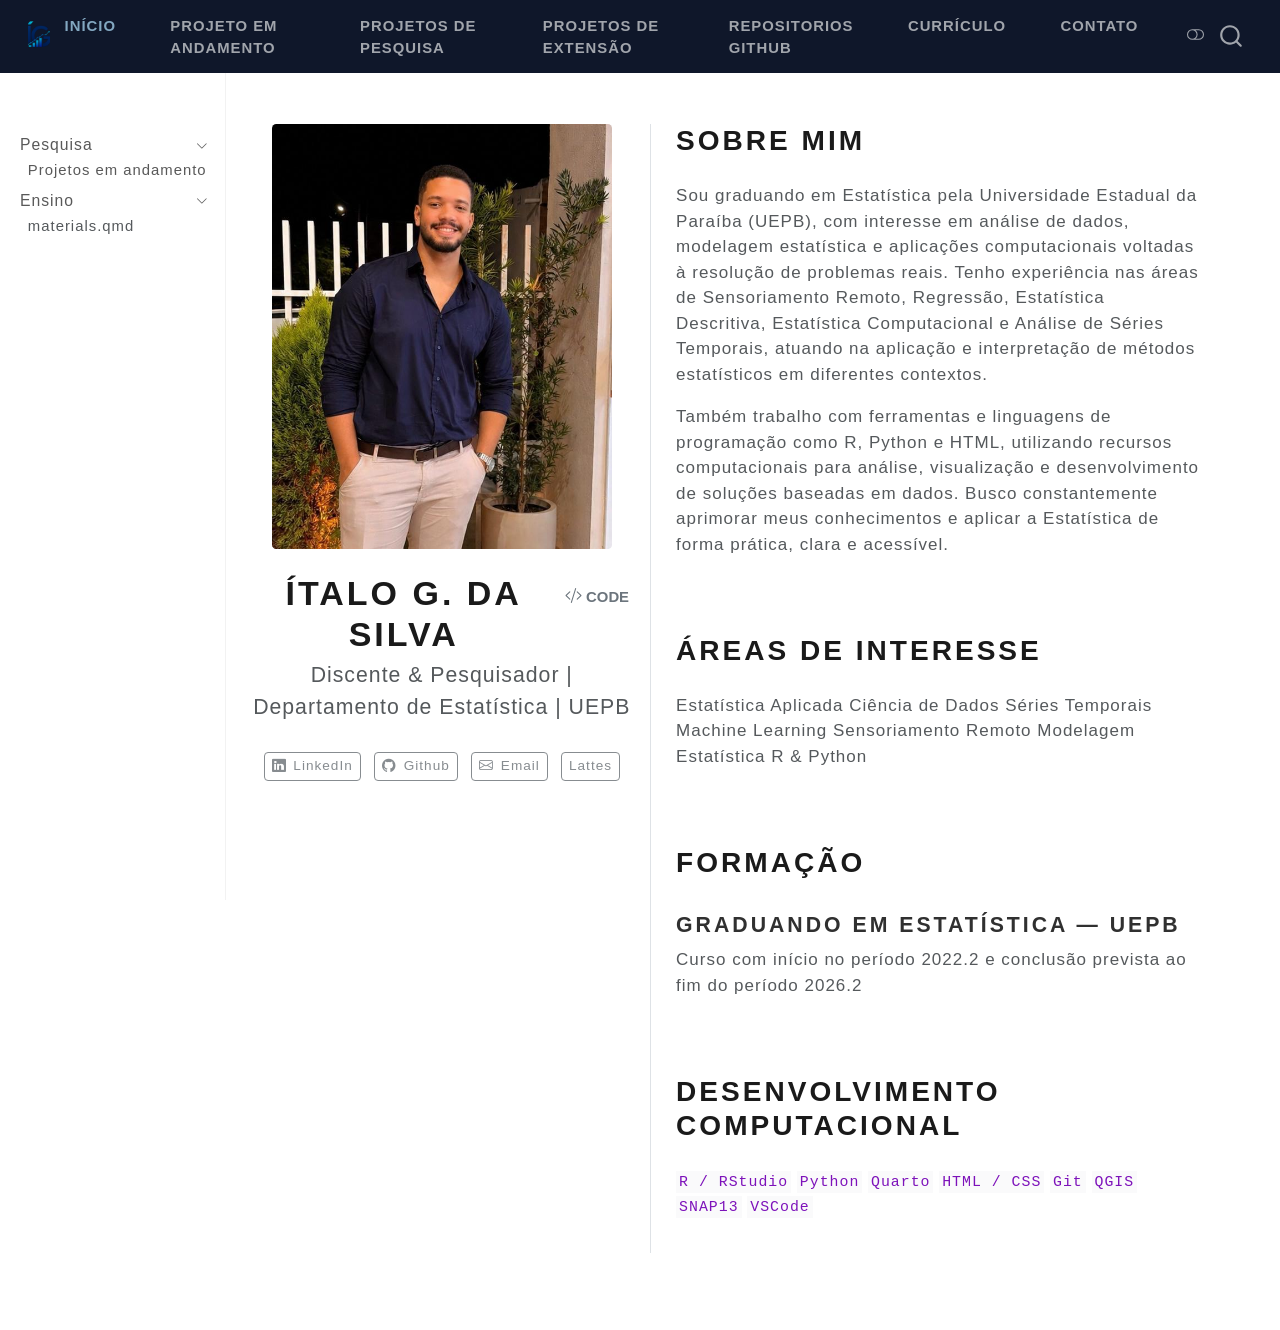
<file: docs/index.html>
<!DOCTYPE html>
<html xmlns="http://www.w3.org/1999/xhtml" lang="en" xml:lang="en"><head>

<meta charset="utf-8">
<meta name="generator" content="quarto-1.9.37">

<meta name="viewport" content="width=device-width, initial-scale=1.0, user-scalable=yes">


<title>Ítalo G. da Silva</title>
<style>
/* Default styles provided by pandoc.
** See https://pandoc.org/MANUAL.html#variables-for-html for config info.
*/
code{white-space: pre-wrap;}
span.smallcaps{font-variant: small-caps;}
div.columns{display: flex; gap: min(4vw, 1.5em);}
div.column{flex: auto; overflow-x: auto;}
div.hanging-indent{margin-left: 1.5em; text-indent: -1.5em;}
ul.task-list{list-style: none;}
ul.task-list li input[type="checkbox"] {
  width: 0.8em;
  margin: 0 0.8em 0.2em -1em; /* quarto-specific, see https://github.com/quarto-dev/quarto-cli/issues/4556 */ 
  vertical-align: middle;
}
/* CSS for syntax highlighting */
html { -webkit-text-size-adjust: 100%; }
pre > code.sourceCode { white-space: pre; position: relative; }
pre > code.sourceCode > span { display: inline-block; line-height: 1.25; }
pre > code.sourceCode > span:empty { height: 1.2em; }
.sourceCode { overflow: visible; }
code.sourceCode > span { color: inherit; text-decoration: inherit; }
div.sourceCode { margin: 1em 0; }
pre.sourceCode { margin: 0; }
@media screen {
div.sourceCode { overflow: auto; }
}
@media print {
pre > code.sourceCode { white-space: pre-wrap; }
pre > code.sourceCode > span { text-indent: -5em; padding-left: 5em; }
}
pre.numberSource code
  { counter-reset: source-line 0; }
pre.numberSource code > span
  { position: relative; left: -4em; counter-increment: source-line; }
pre.numberSource code > span > a:first-child::before
  { content: counter(source-line);
    position: relative; left: -1em; text-align: right; vertical-align: baseline;
    border: none; display: inline-block;
    -webkit-touch-callout: none; -webkit-user-select: none;
    -khtml-user-select: none; -moz-user-select: none;
    -ms-user-select: none; user-select: none;
    padding: 0 4px; width: 4em;
  }
pre.numberSource { margin-left: 3em;  padding-left: 4px; }
div.sourceCode
  {   }
@media screen {
pre > code.sourceCode > span > a:first-child::before { text-decoration: underline; }
}
</style>


<script src="site_libs/quarto-nav/quarto-nav.js"></script>
<script src="site_libs/quarto-nav/headroom.min.js"></script>
<script src="site_libs/clipboard/clipboard.min.js"></script>
<script src="site_libs/quarto-search/autocomplete.umd.js"></script>
<script src="site_libs/quarto-search/fuse.min.js"></script>
<script src="site_libs/quarto-search/quarto-search.js"></script>
<meta name="quarto:offset" content="./">
<script src="site_libs/quarto-html/quarto.js" type="module"></script>
<script src="site_libs/quarto-html/tabsets/tabsets.js" type="module"></script>
<script src="site_libs/quarto-html/popper.min.js"></script>
<script src="site_libs/quarto-html/tippy.umd.min.js"></script>
<link href="site_libs/quarto-html/tippy.css" rel="stylesheet">
<link href="site_libs/quarto-html/quarto-syntax-highlighting-7f8f88aac4f3542376d5c11b86a4c14d.css" rel="stylesheet" class="quarto-color-scheme" id="quarto-text-highlighting-styles">
<link href="site_libs/quarto-html/quarto-syntax-highlighting-dark-d0ae9245876894da5ac7e18953ecc5cc.css" rel="stylesheet" class="quarto-color-scheme quarto-color-alternate" id="quarto-text-highlighting-styles">
<link href="site_libs/quarto-html/quarto-syntax-highlighting-7f8f88aac4f3542376d5c11b86a4c14d.css" rel="stylesheet" class="quarto-color-scheme-extra" id="quarto-text-highlighting-styles">
<script src="site_libs/bootstrap/bootstrap.min.js"></script>
<link href="site_libs/bootstrap/bootstrap-icons.css" rel="stylesheet">
<link href="site_libs/bootstrap/bootstrap-876971277e83128f2ff74aee0317293c.min.css" rel="stylesheet" append-hash="true" class="quarto-color-scheme" id="quarto-bootstrap" data-mode="light">
<link href="site_libs/bootstrap/bootstrap-dark-9f76429a508d5f4675b0162a17d54ffa.min.css" rel="stylesheet" append-hash="true" class="quarto-color-scheme quarto-color-alternate" id="quarto-bootstrap" data-mode="dark">
<link href="site_libs/bootstrap/bootstrap-876971277e83128f2ff74aee0317293c.min.css" rel="stylesheet" append-hash="true" class="quarto-color-scheme-extra" id="quarto-bootstrap" data-mode="light">
<script id="quarto-search-options" type="application/json">{
  "location": "navbar",
  "copy-button": false,
  "collapse-after": 3,
  "panel-placement": "end",
  "type": "overlay",
  "limit": 50,
  "keyboard-shortcut": [
    "f",
    "/",
    "s"
  ],
  "show-item-context": false,
  "language": {
    "search-no-results-text": "No results",
    "search-matching-documents-text": "matching documents",
    "search-copy-link-title": "Copy link to search",
    "search-hide-matches-text": "Hide additional matches",
    "search-more-match-text": "more match in this document",
    "search-more-matches-text": "more matches in this document",
    "search-clear-button-title": "Clear",
    "search-text-placeholder": "",
    "search-detached-cancel-button-title": "Cancel",
    "search-submit-button-title": "Submit",
    "search-label": "Search"
  }
}</script>


<link rel="stylesheet" href="styles.css">
</head>

<body class="nav-sidebar docked nav-fixed fullcontent quarto-light"><script id="quarto-html-before-body" type="application/javascript">
    const toggleBodyColorMode = (bsSheetEl) => {
      const mode = bsSheetEl.getAttribute("data-mode");
      const bodyEl = window.document.querySelector("body");
      if (mode === "dark") {
        bodyEl.classList.add("quarto-dark");
        bodyEl.classList.remove("quarto-light");
      } else {
        bodyEl.classList.add("quarto-light");
        bodyEl.classList.remove("quarto-dark");
      }
    }
    const toggleBodyColorPrimary = () => {
      const bsSheetEl = window.document.querySelector("link#quarto-bootstrap:not([rel=disabled-stylesheet])");
      if (bsSheetEl) {
        toggleBodyColorMode(bsSheetEl);
      }
    }
    const setColorSchemeToggle = (alternate) => {
      const toggles = window.document.querySelectorAll('.quarto-color-scheme-toggle');
      for (let i=0; i < toggles.length; i++) {
        const toggle = toggles[i];
        if (toggle) {
          if (alternate) {
            toggle.classList.add("alternate");
          } else {
            toggle.classList.remove("alternate");
          }
        }
      }
    };
    const toggleColorMode = (alternate) => {
      // Switch the stylesheets
      const primaryStylesheets = window.document.querySelectorAll('link.quarto-color-scheme:not(.quarto-color-alternate)');
      const alternateStylesheets = window.document.querySelectorAll('link.quarto-color-scheme.quarto-color-alternate');
      manageTransitions('#quarto-margin-sidebar .nav-link', false);
      if (alternate) {
        // note: dark is layered on light, we don't disable primary!
        enableStylesheet(alternateStylesheets);
        for (const sheetNode of alternateStylesheets) {
          if (sheetNode.id === "quarto-bootstrap") {
            toggleBodyColorMode(sheetNode);
          }
        }
      } else {
        disableStylesheet(alternateStylesheets);
        enableStylesheet(primaryStylesheets)
        toggleBodyColorPrimary();
      }
      manageTransitions('#quarto-margin-sidebar .nav-link', true);
      // Switch the toggles
      setColorSchemeToggle(alternate)
      // Hack to workaround the fact that safari doesn't
      // properly recolor the scrollbar when toggling (#1455)
      if (navigator.userAgent.indexOf('Safari') > 0 && navigator.userAgent.indexOf('Chrome') == -1) {
        manageTransitions("body", false);
        window.scrollTo(0, 1);
        setTimeout(() => {
          window.scrollTo(0, 0);
          manageTransitions("body", true);
        }, 40);
      }
    }
    const disableStylesheet = (stylesheets) => {
      for (let i=0; i < stylesheets.length; i++) {
        const stylesheet = stylesheets[i];
        stylesheet.rel = 'disabled-stylesheet';
      }
    }
    const enableStylesheet = (stylesheets) => {
      for (let i=0; i < stylesheets.length; i++) {
        const stylesheet = stylesheets[i];
        if(stylesheet.rel !== 'stylesheet') { // for Chrome, which will still FOUC without this check
          stylesheet.rel = 'stylesheet';
        }
      }
    }
    const manageTransitions = (selector, allowTransitions) => {
      const els = window.document.querySelectorAll(selector);
      for (let i=0; i < els.length; i++) {
        const el = els[i];
        if (allowTransitions) {
          el.classList.remove('notransition');
        } else {
          el.classList.add('notransition');
        }
      }
    }
    const isFileUrl = () => {
      return window.location.protocol === 'file:';
    }
    const hasAlternateSentinel = () => {
      let styleSentinel = getColorSchemeSentinel();
      if (styleSentinel !== null) {
        return styleSentinel === "alternate";
      } else {
        return false;
      }
    }
    const setStyleSentinel = (alternate) => {
      const value = alternate ? "alternate" : "default";
      if (!isFileUrl()) {
        window.localStorage.setItem("quarto-color-scheme", value);
      } else {
        localAlternateSentinel = value;
      }
    }
    const getColorSchemeSentinel = () => {
      if (!isFileUrl()) {
        const storageValue = window.localStorage.getItem("quarto-color-scheme");
        return storageValue != null ? storageValue : localAlternateSentinel;
      } else {
        return localAlternateSentinel;
      }
    }
    const toggleGiscusIfUsed = (isAlternate, darkModeDefault) => {
      const baseTheme = document.querySelector('#giscus-base-theme')?.value ?? 'light';
      const alternateTheme = document.querySelector('#giscus-alt-theme')?.value ?? 'dark';
      let newTheme = '';
      if(authorPrefersDark) {
        newTheme = isAlternate ? baseTheme : alternateTheme;
      } else {
        newTheme = isAlternate ? alternateTheme : baseTheme;
      }
      const changeGiscusTheme = () => {
        // From: https://github.com/giscus/giscus/issues/336
        const sendMessage = (message) => {
          const iframe = document.querySelector('iframe.giscus-frame');
          if (!iframe) return;
          iframe.contentWindow.postMessage({ giscus: message }, 'https://giscus.app');
        }
        sendMessage({
          setConfig: {
            theme: newTheme
          }
        });
      }
      const isGiscussLoaded = window.document.querySelector('iframe.giscus-frame') !== null;
      if (isGiscussLoaded) {
        changeGiscusTheme();
      }
    };
    const authorPrefersDark = false;
    const darkModeDefault = authorPrefersDark;
      document.querySelector('link#quarto-text-highlighting-styles.quarto-color-scheme-extra').rel = 'disabled-stylesheet';
      document.querySelector('link#quarto-bootstrap.quarto-color-scheme-extra').rel = 'disabled-stylesheet';
    let localAlternateSentinel = darkModeDefault ? 'alternate' : 'default';
    // Dark / light mode switch
    window.quartoToggleColorScheme = () => {
      // Read the current dark / light value
      let toAlternate = !hasAlternateSentinel();
      toggleColorMode(toAlternate);
      setStyleSentinel(toAlternate);
      toggleGiscusIfUsed(toAlternate, darkModeDefault);
      window.dispatchEvent(new Event('resize'));
    };
    // Switch to dark mode if need be
    if (hasAlternateSentinel()) {
      toggleColorMode(true);
    } else {
      toggleColorMode(false);
    }
  </script>

<div id="quarto-search-results"></div>
  <header id="quarto-header" class="headroom fixed-top">
    <nav class="navbar navbar-expand-lg " data-bs-theme="dark">
      <div class="navbar-container container-fluid">
      <div class="navbar-brand-container mx-auto">
    <a href="./index.html" class="navbar-brand navbar-brand-logo">
    <img src="./logo.png" alt="" class="navbar-logo light-content">
    <img src="./logo.png" alt="" class="navbar-logo dark-content">
    </a>
  </div>
            <div id="quarto-search" class="" title="Search"></div>
          <button class="navbar-toggler" type="button" data-bs-toggle="collapse" data-bs-target="#navbarCollapse" aria-controls="navbarCollapse" role="menu" aria-expanded="false" aria-label="Toggle navigation" onclick="if (window.quartoToggleHeadroom) { window.quartoToggleHeadroom(); }">
  <span class="navbar-toggler-icon"></span>
</button>
          <div class="collapse navbar-collapse" id="navbarCollapse">
            <ul class="navbar-nav navbar-nav-scroll me-auto">
  <li class="nav-item">
    <a class="nav-link active" href="./index.html" aria-current="page"> 
<span class="menu-text">Início</span></a>
  </li>  
  <li class="nav-item">
    <a class="nav-link" href="./projects.html"> 
<span class="menu-text">Projeto em Andamento</span></a>
  </li>  
  <li class="nav-item">
    <a class="nav-link" href="./projeto1.html"> 
<span class="menu-text">Projetos de pesquisa</span></a>
  </li>  
  <li class="nav-item">
    <a class="nav-link" href="./projeto2.html"> 
<span class="menu-text">Projetos de extensão</span></a>
  </li>  
  <li class="nav-item">
    <a class="nav-link" href="./repositorios.html"> 
<span class="menu-text">Repositorios GitHub</span></a>
  </li>  
  <li class="nav-item">
    <a class="nav-link" href="./cv.html"> 
<span class="menu-text">Currículo</span></a>
  </li>  
  <li class="nav-item">
    <a class="nav-link" href="./contact.html"> 
<span class="menu-text">Contato</span></a>
  </li>  
</ul>
          </div> <!-- /navcollapse -->
            <div class="quarto-navbar-tools">
  <a href="" class="quarto-color-scheme-toggle quarto-navigation-tool  px-1" onclick="window.quartoToggleColorScheme(); return false;" title="Toggle dark mode"><i class="bi"></i></a>
</div>
      </div> <!-- /container-fluid -->
    </nav>
  <nav class="quarto-secondary-nav">
    <div class="container-fluid d-flex">
      <button type="button" class="quarto-btn-toggle btn" data-bs-toggle="collapse" role="button" data-bs-target=".quarto-sidebar-collapse-item" aria-controls="quarto-sidebar" aria-expanded="false" aria-label="Toggle sidebar navigation" onclick="if (window.quartoToggleHeadroom) { window.quartoToggleHeadroom(); }">
        <i class="bi bi-layout-text-sidebar-reverse"></i>
      </button>
        <nav class="quarto-page-breadcrumbs" aria-label="breadcrumb"><ol class="breadcrumb"><li class="breadcrumb-item">Ítalo G. da Silva</li></ol></nav>
        <a class="flex-grow-1" role="navigation" data-bs-toggle="collapse" data-bs-target=".quarto-sidebar-collapse-item" aria-controls="quarto-sidebar" aria-expanded="false" aria-label="Toggle sidebar navigation" onclick="if (window.quartoToggleHeadroom) { window.quartoToggleHeadroom(); }">      
        </a>
      <button type="button" class="btn quarto-search-button" aria-label="Search" onclick="window.quartoOpenSearch();">
        <i class="bi bi-search"></i>
      </button>
    </div>
  </nav>
</header>
<!-- content -->
<div id="quarto-content" class="quarto-container page-columns page-rows-contents page-layout-article page-navbar">
<!-- sidebar -->
  <nav id="quarto-sidebar" class="sidebar collapse collapse-horizontal quarto-sidebar-collapse-item sidebar-navigation docked overflow-auto">
        <div class="mt-2 flex-shrink-0 align-items-center">
        <div class="sidebar-search">
        <div id="quarto-search" class="" title="Search"></div>
        </div>
        </div>
    <div class="sidebar-menu-container"> 
    <ul class="list-unstyled mt-1">
        <li class="sidebar-item sidebar-item-section">
      <div class="sidebar-item-container"> 
            <a class="sidebar-item-text sidebar-link text-start" data-bs-toggle="collapse" data-bs-target="#quarto-sidebar-section-1" role="navigation" aria-expanded="true">
 <span class="menu-text">Pesquisa</span></a>
          <a class="sidebar-item-toggle text-start" data-bs-toggle="collapse" data-bs-target="#quarto-sidebar-section-1" role="navigation" aria-expanded="true" aria-label="Toggle section">
            <i class="bi bi-chevron-right ms-2"></i>
          </a> 
      </div>
      <ul id="quarto-sidebar-section-1" class="collapse list-unstyled sidebar-section depth1 show">  
          <li class="sidebar-item">
  <div class="sidebar-item-container"> 
  <a href="./projects.html" class="sidebar-item-text sidebar-link">
 <span class="menu-text">Projetos em andamento</span></a>
  </div>
</li>
      </ul>
  </li>
        <li class="sidebar-item sidebar-item-section">
      <div class="sidebar-item-container"> 
            <a class="sidebar-item-text sidebar-link text-start" data-bs-toggle="collapse" data-bs-target="#quarto-sidebar-section-2" role="navigation" aria-expanded="true">
 <span class="menu-text">Ensino</span></a>
          <a class="sidebar-item-toggle text-start" data-bs-toggle="collapse" data-bs-target="#quarto-sidebar-section-2" role="navigation" aria-expanded="true" aria-label="Toggle section">
            <i class="bi bi-chevron-right ms-2"></i>
          </a> 
      </div>
      <ul id="quarto-sidebar-section-2" class="collapse list-unstyled sidebar-section depth1 show">  
          <li class="sidebar-item">
 <span class="menu-text">materials.qmd</span>
  </li>
      </ul>
  </li>
    </ul>
    </div>
</nav>
<div id="quarto-sidebar-glass" class="quarto-sidebar-collapse-item" data-bs-toggle="collapse" data-bs-target=".quarto-sidebar-collapse-item"></div>
<!-- margin-sidebar -->
    
<!-- main -->
<div class="quarto-about-trestles">
  <div class="about-entity">
    <img src="perfil.jpg" class="about-image
  rounded " style="width: 20em;">
<header id="title-block-header" class="quarto-title-block default">
<div class="quarto-title">
<div class="quarto-title-block"><div><h1 class="title">Ítalo G. da Silva</h1><button type="button" class="btn code-tools-button" id="quarto-code-tools-source"><i class="bi"></i> Code</button></div></div>
<p class="subtitle lead">Discente &amp; Pesquisador | Departamento de Estatística | UEPB</p>
</div>
<div class="quarto-title-meta">
  </div>
</header>
    <div class="about-links">
  <a href="https://www.linkedin.com/in/..." class="about-link" rel="" target="">
    <i class="bi bi-linkedin"></i>
     <span class="about-link-text">LinkedIn</span>
  </a>
  <a href="https://github.com/itgaab" class="about-link" rel="" target="">
    <i class="bi bi-github"></i>
     <span class="about-link-text">Github</span>
  </a>
  <a href="mailto:italozil08@gmail.com" class="about-link" rel="" target="">
    <i class="bi bi-envelope"></i>
     <span class="about-link-text">Email</span>
  </a>
  <a href="https://lattes.cnpq.br/seu-id" class="about-link" rel="" target="">
     <span class="about-link-text">Lattes</span>
  </a>
</div>
  </div>
  <div class="about-contents"><main class="content" id="quarto-document-content">

<section id="sobre" class="level2">
<h2 data-anchor-id="sobre">SOBRE MIM</h2>
<p>Sou graduando em Estatística pela Universidade Estadual da Paraíba (UEPB), com interesse em análise de dados, modelagem estatística e aplicações computacionais voltadas à resolução de problemas reais. Tenho experiência nas áreas de Sensoriamento Remoto, Regressão, Estatística Descritiva, Estatística Computacional e Análise de Séries Temporais, atuando na aplicação e interpretação de métodos estatísticos em diferentes contextos.</p>
<p>Também trabalho com ferramentas e linguagens de programação como R, Python e HTML, utilizando recursos computacionais para análise, visualização e desenvolvimento de soluções baseadas em dados. Busco constantemente aprimorar meus conhecimentos e aplicar a Estatística de forma prática, clara e acessível.</p>
<p><br></p>
</section>
<section id="áreas-de-interesse" class="level2">
<h2 data-anchor-id="áreas-de-interesse">ÁREAS DE INTERESSE</h2>
<div class="areas">
<p><span>Estatística Aplicada</span> <span>Ciência de Dados</span> <span>Séries Temporais</span> <span>Machine Learning</span> <span>Sensoriamento Remoto</span> <span>Modelagem Estatística</span> <span>R &amp; Python</span></p>
</div>
<p><br></p>
</section>
<section id="formação" class="level2">
<h2 data-anchor-id="formação">FORMAÇÃO</h2>
<div class="timeline">
<section id="graduando-em-estatística-uepb" class="level4 timeline-item">
<h4 data-anchor-id="graduando-em-estatística-uepb">Graduando em Estatística — UEPB</h4>
<p>Curso com início no período 2022.2 e conclusão prevista ao fim do período 2026.2</p>
</section>
</div>
<p><br></p>
</section>
<section id="desenvolvimento-computacional" class="level2">
<h2 data-anchor-id="desenvolvimento-computacional">DESENVOLVIMENTO COMPUTACIONAL</h2>
<div class="timeline">
<div class="timeline-item">
<p><code>R / RStudio</code> <code>Python</code> <code>Quarto</code> <code>HTML / CSS</code> <code>Git</code> <code>QGIS</code> <code>SNAP13</code> <code>VSCode</code></p>
</div>
</div>


<!-- -->
</section>
</main></div>
</div>
 <!-- /main -->
<script id="quarto-html-after-body" type="application/javascript">
  window.document.addEventListener("DOMContentLoaded", function (event) {
    // Ensure there is a toggle, if there isn't float one in the top right
    if (window.document.querySelector('.quarto-color-scheme-toggle') === null) {
      const a = window.document.createElement('a');
      a.classList.add('top-right');
      a.classList.add('quarto-color-scheme-toggle');
      a.href = "";
      a.onclick = function() { try { window.quartoToggleColorScheme(); } catch {} return false; };
      const i = window.document.createElement("i");
      i.classList.add('bi');
      a.appendChild(i);
      window.document.body.appendChild(a);
    }
    setColorSchemeToggle(hasAlternateSentinel())
    const isCodeAnnotation = (el) => {
      for (const clz of el.classList) {
        if (clz.startsWith('code-annotation-')) {                     
          return true;
        }
      }
      return false;
    }
    const onCopySuccess = function(e) {
      // button target
      const button = e.trigger;
      // don't keep focus
      button.blur();
      // flash "checked"
      button.classList.add('code-copy-button-checked');
      var currentTitle = button.getAttribute("title");
      button.setAttribute("title", "Copied!");
      let tooltip;
      if (window.bootstrap) {
        button.setAttribute("data-bs-toggle", "tooltip");
        button.setAttribute("data-bs-placement", "left");
        button.setAttribute("data-bs-title", "Copied!");
        tooltip = new bootstrap.Tooltip(button, 
          { trigger: "manual", 
            customClass: "code-copy-button-tooltip",
            offset: [0, -8]});
        tooltip.show();    
      }
      setTimeout(function() {
        if (tooltip) {
          tooltip.hide();
          button.removeAttribute("data-bs-title");
          button.removeAttribute("data-bs-toggle");
          button.removeAttribute("data-bs-placement");
        }
        button.setAttribute("title", currentTitle);
        button.classList.remove('code-copy-button-checked');
      }, 1000);
      // clear code selection
      e.clearSelection();
    }
    const getTextToCopy = function(trigger) {
      const outerScaffold = trigger.parentElement.cloneNode(true);
      const codeEl = outerScaffold.querySelector('code');
      for (const childEl of codeEl.children) {
        if (isCodeAnnotation(childEl)) {
          childEl.remove();
        }
      }
      return codeEl.innerText;
    }
    const clipboard = new window.ClipboardJS('.code-copy-button:not([data-in-quarto-modal])', {
      text: getTextToCopy
    });
    clipboard.on('success', onCopySuccess);
    if (window.document.getElementById('quarto-embedded-source-code-modal')) {
      const clipboardModal = new window.ClipboardJS('.code-copy-button[data-in-quarto-modal]', {
        text: getTextToCopy,
        container: window.document.getElementById('quarto-embedded-source-code-modal')
      });
      clipboardModal.on('success', onCopySuccess);
    }
    const viewSource = window.document.getElementById('quarto-view-source') ||
                       window.document.getElementById('quarto-code-tools-source');
    if (viewSource) {
      const sourceUrl = viewSource.getAttribute("data-quarto-source-url");
      viewSource.addEventListener("click", function(e) {
        if (sourceUrl) {
          // rstudio viewer pane
          if (/\bcapabilities=\b/.test(window.location)) {
            window.open(sourceUrl);
          } else {
            window.location.href = sourceUrl;
          }
        } else {
          const modal = new bootstrap.Modal(document.getElementById('quarto-embedded-source-code-modal'));
          modal.show();
        }
        return false;
      });
    }
    function toggleCodeHandler(show) {
      return function(e) {
        const detailsSrc = window.document.querySelectorAll(".cell > details > .sourceCode");
        for (let i=0; i<detailsSrc.length; i++) {
          const details = detailsSrc[i].parentElement;
          if (show) {
            details.open = true;
          } else {
            details.removeAttribute("open");
          }
        }
        const cellCodeDivs = window.document.querySelectorAll(".cell > .sourceCode");
        const fromCls = show ? "hidden" : "unhidden";
        const toCls = show ? "unhidden" : "hidden";
        for (let i=0; i<cellCodeDivs.length; i++) {
          const codeDiv = cellCodeDivs[i];
          if (codeDiv.classList.contains(fromCls)) {
            codeDiv.classList.remove(fromCls);
            codeDiv.classList.add(toCls);
          } 
        }
        return false;
      }
    }
    const hideAllCode = window.document.getElementById("quarto-hide-all-code");
    if (hideAllCode) {
      hideAllCode.addEventListener("click", toggleCodeHandler(false));
    }
    const showAllCode = window.document.getElementById("quarto-show-all-code");
    if (showAllCode) {
      showAllCode.addEventListener("click", toggleCodeHandler(true));
    }
      var localhostRegex = new RegExp(/^(?:http|https):\/\/localhost\:?[0-9]*\//);
      var mailtoRegex = new RegExp(/^mailto:/);
        var filterRegex = new RegExp('/' + window.location.host + '/');
      var isInternal = (href) => {
          return filterRegex.test(href) || localhostRegex.test(href) || mailtoRegex.test(href);
      }
      // Inspect non-navigation links and adorn them if external
     var links = window.document.querySelectorAll('a[href]:not(.nav-link):not(.navbar-brand):not(.toc-action):not(.sidebar-link):not(.sidebar-item-toggle):not(.pagination-link):not(.no-external):not([aria-hidden]):not(.dropdown-item):not(.quarto-navigation-tool):not(.about-link)');
      for (var i=0; i<links.length; i++) {
        const link = links[i];
        if (!isInternal(link.href)) {
          // undo the damage that might have been done by quarto-nav.js in the case of
          // links that we want to consider external
          if (link.dataset.originalHref !== undefined) {
            link.href = link.dataset.originalHref;
          }
        }
      }
    function tippyHover(el, contentFn, onTriggerFn, onUntriggerFn) {
      const config = {
        allowHTML: true,
        maxWidth: 500,
        delay: 100,
        arrow: false,
        appendTo: function(el) {
            return el.parentElement;
        },
        interactive: true,
        interactiveBorder: 10,
        theme: 'quarto',
        placement: 'bottom-start',
      };
      if (contentFn) {
        config.content = contentFn;
      }
      if (onTriggerFn) {
        config.onTrigger = onTriggerFn;
      }
      if (onUntriggerFn) {
        config.onUntrigger = onUntriggerFn;
      }
      window.tippy(el, config); 
    }
    const noterefs = window.document.querySelectorAll('a[role="doc-noteref"]');
    for (var i=0; i<noterefs.length; i++) {
      const ref = noterefs[i];
      tippyHover(ref, function() {
        // use id or data attribute instead here
        let href = ref.getAttribute('data-footnote-href') || ref.getAttribute('href');
        try { href = new URL(href).hash; } catch {}
        const id = href.replace(/^#\/?/, "");
        const note = window.document.getElementById(id);
        if (note) {
          return note.innerHTML;
        } else {
          return "";
        }
      });
    }
    const xrefs = window.document.querySelectorAll('a.quarto-xref');
    const processXRef = (id, note) => {
      // Strip column container classes
      const stripColumnClz = (el) => {
        el.classList.remove("page-full", "page-columns");
        if (el.children) {
          for (const child of el.children) {
            stripColumnClz(child);
          }
        }
      }
      stripColumnClz(note)
      if (id === null || id.startsWith('sec-')) {
        // Special case sections, only their first couple elements
        const container = document.createElement("div");
        if (note.children && note.children.length > 2) {
          container.appendChild(note.children[0].cloneNode(true));
          for (let i = 1; i < note.children.length; i++) {
            const child = note.children[i];
            if (child.tagName === "P" && child.innerText === "") {
              continue;
            } else {
              container.appendChild(child.cloneNode(true));
              break;
            }
          }
          if (window.Quarto?.typesetMath) {
            window.Quarto.typesetMath(container);
          }
          return container.innerHTML
        } else {
          if (window.Quarto?.typesetMath) {
            window.Quarto.typesetMath(note);
          }
          return note.innerHTML;
        }
      } else {
        // Remove any anchor links if they are present
        const anchorLink = note.querySelector('a.anchorjs-link');
        if (anchorLink) {
          anchorLink.remove();
        }
        if (window.Quarto?.typesetMath) {
          window.Quarto.typesetMath(note);
        }
        if (note.classList.contains("callout")) {
          return note.outerHTML;
        } else {
          return note.innerHTML;
        }
      }
    }
    for (var i=0; i<xrefs.length; i++) {
      const xref = xrefs[i];
      tippyHover(xref, undefined, function(instance) {
        instance.disable();
        let url = xref.getAttribute('href');
        let hash = undefined; 
        if (url.startsWith('#')) {
          hash = url;
        } else {
          try { hash = new URL(url).hash; } catch {}
        }
        if (hash) {
          const id = hash.replace(/^#\/?/, "");
          const note = window.document.getElementById(id);
          if (note !== null) {
            try {
              const html = processXRef(id, note.cloneNode(true));
              instance.setContent(html);
            } finally {
              instance.enable();
              instance.show();
            }
          } else {
            // See if we can fetch this
            fetch(url.split('#')[0])
            .then(res => res.text())
            .then(html => {
              const parser = new DOMParser();
              const htmlDoc = parser.parseFromString(html, "text/html");
              const note = htmlDoc.getElementById(id);
              if (note !== null) {
                const html = processXRef(id, note);
                instance.setContent(html);
              } 
            }).finally(() => {
              instance.enable();
              instance.show();
            });
          }
        } else {
          // See if we can fetch a full url (with no hash to target)
          // This is a special case and we should probably do some content thinning / targeting
          fetch(url)
          .then(res => res.text())
          .then(html => {
            const parser = new DOMParser();
            const htmlDoc = parser.parseFromString(html, "text/html");
            const note = htmlDoc.querySelector('main.content');
            if (note !== null) {
              // This should only happen for chapter cross references
              // (since there is no id in the URL)
              // remove the first header
              if (note.children.length > 0 && note.children[0].tagName === "HEADER") {
                note.children[0].remove();
              }
              const html = processXRef(null, note);
              instance.setContent(html);
            } 
          }).finally(() => {
            instance.enable();
            instance.show();
          });
        }
      }, function(instance) {
      });
    }
        let selectedAnnoteEl;
        const selectorForAnnotation = ( cell, annotation) => {
          let cellAttr = 'data-code-cell="' + cell + '"';
          let lineAttr = 'data-code-annotation="' +  annotation + '"';
          const selector = 'span[' + cellAttr + '][' + lineAttr + ']';
          return selector;
        }
        const selectCodeLines = (annoteEl) => {
          const doc = window.document;
          const targetCell = annoteEl.getAttribute("data-target-cell");
          const targetAnnotation = annoteEl.getAttribute("data-target-annotation");
          const annoteSpan = window.document.querySelector(selectorForAnnotation(targetCell, targetAnnotation));
          const lines = annoteSpan.getAttribute("data-code-lines").split(",");
          const lineIds = lines.map((line) => {
            return targetCell + "-" + line;
          })
          let top = null;
          let height = null;
          let parent = null;
          if (lineIds.length > 0) {
              //compute the position of the single el (top and bottom and make a div)
              const el = window.document.getElementById(lineIds[0]);
              top = el.offsetTop;
              height = el.offsetHeight;
              parent = el.parentElement.parentElement;
            if (lineIds.length > 1) {
              const lastEl = window.document.getElementById(lineIds[lineIds.length - 1]);
              const bottom = lastEl.offsetTop + lastEl.offsetHeight;
              height = bottom - top;
            }
            if (top !== null && height !== null && parent !== null) {
              // cook up a div (if necessary) and position it 
              let div = window.document.getElementById("code-annotation-line-highlight");
              if (div === null) {
                div = window.document.createElement("div");
                div.setAttribute("id", "code-annotation-line-highlight");
                div.style.position = 'absolute';
                parent.appendChild(div);
              }
              div.style.top = top - 2 + "px";
              div.style.height = height + 4 + "px";
              div.style.left = 0;
              let gutterDiv = window.document.getElementById("code-annotation-line-highlight-gutter");
              if (gutterDiv === null) {
                gutterDiv = window.document.createElement("div");
                gutterDiv.setAttribute("id", "code-annotation-line-highlight-gutter");
                gutterDiv.style.position = 'absolute';
                const codeCell = window.document.getElementById(targetCell);
                const gutter = codeCell.querySelector('.code-annotation-gutter');
                gutter.appendChild(gutterDiv);
              }
              gutterDiv.style.top = top - 2 + "px";
              gutterDiv.style.height = height + 4 + "px";
            }
            selectedAnnoteEl = annoteEl;
          }
        };
        const unselectCodeLines = () => {
          const elementsIds = ["code-annotation-line-highlight", "code-annotation-line-highlight-gutter"];
          elementsIds.forEach((elId) => {
            const div = window.document.getElementById(elId);
            if (div) {
              div.remove();
            }
          });
          selectedAnnoteEl = undefined;
        };
          // Handle positioning of the toggle
      window.addEventListener(
        "resize",
        throttle(() => {
          elRect = undefined;
          if (selectedAnnoteEl) {
            selectCodeLines(selectedAnnoteEl);
          }
        }, 10)
      );
      function throttle(fn, ms) {
      let throttle = false;
      let timer;
        return (...args) => {
          if(!throttle) { // first call gets through
              fn.apply(this, args);
              throttle = true;
          } else { // all the others get throttled
              if(timer) clearTimeout(timer); // cancel #2
              timer = setTimeout(() => {
                fn.apply(this, args);
                timer = throttle = false;
              }, ms);
          }
        };
      }
        // Attach click handler to the DT
        const annoteDls = window.document.querySelectorAll('dt[data-target-cell]');
        for (const annoteDlNode of annoteDls) {
          annoteDlNode.addEventListener('click', (event) => {
            const clickedEl = event.target;
            if (clickedEl !== selectedAnnoteEl) {
              unselectCodeLines();
              const activeEl = window.document.querySelector('dt[data-target-cell].code-annotation-active');
              if (activeEl) {
                activeEl.classList.remove('code-annotation-active');
              }
              selectCodeLines(clickedEl);
              clickedEl.classList.add('code-annotation-active');
            } else {
              // Unselect the line
              unselectCodeLines();
              clickedEl.classList.remove('code-annotation-active');
            }
          });
        }
    const findCites = (el) => {
      const parentEl = el.parentElement;
      if (parentEl) {
        const cites = parentEl.dataset.cites;
        if (cites) {
          return {
            el,
            cites: cites.split(' ')
          };
        } else {
          return findCites(el.parentElement)
        }
      } else {
        return undefined;
      }
    };
    var bibliorefs = window.document.querySelectorAll('a[role="doc-biblioref"]');
    for (var i=0; i<bibliorefs.length; i++) {
      const ref = bibliorefs[i];
      const citeInfo = findCites(ref);
      if (citeInfo) {
        tippyHover(citeInfo.el, function() {
          var popup = window.document.createElement('div');
          citeInfo.cites.forEach(function(cite) {
            var citeDiv = window.document.createElement('div');
            citeDiv.classList.add('hanging-indent');
            citeDiv.classList.add('csl-entry');
            var biblioDiv = window.document.getElementById('ref-' + cite);
            if (biblioDiv) {
              citeDiv.innerHTML = biblioDiv.innerHTML;
            }
            popup.appendChild(citeDiv);
          });
          return popup.innerHTML;
        });
      }
    }
  });
  </script><div class="modal fade" id="quarto-embedded-source-code-modal" tabindex="-1" aria-labelledby="quarto-embedded-source-code-modal-label" aria-hidden="true"><div class="modal-dialog modal-dialog-scrollable"><div class="modal-content"><div class="modal-header"><h5 class="modal-title" id="quarto-embedded-source-code-modal-label">Source Code</h5><button class="btn-close" data-bs-dismiss="modal"></button></div><div class="modal-body"><div class="">
<div class="code-copy-outer-scaffold"><div class="sourceCode" id="cb1" data-shortcodes="false"><pre class="sourceCode markdown code-with-copy"><code class="sourceCode markdown"><span id="cb1-1"><a href="#cb1-1" aria-hidden="true" tabindex="-1"></a><span class="co">---</span></span>
<span id="cb1-2"><a href="#cb1-2" aria-hidden="true" tabindex="-1"></a><span class="an">title:</span><span class="co"> "Ítalo G. da Silva"</span></span>
<span id="cb1-3"><a href="#cb1-3" aria-hidden="true" tabindex="-1"></a><span class="an">subtitle:</span><span class="co"> "Discente &amp; Pesquisador | Departamento de Estatística | UEPB"</span></span>
<span id="cb1-4"><a href="#cb1-4" aria-hidden="true" tabindex="-1"></a><span class="an">image:</span><span class="co"> perfil.jpg</span></span>
<span id="cb1-5"><a href="#cb1-5" aria-hidden="true" tabindex="-1"></a><span class="an">about:</span></span>
<span id="cb1-6"><a href="#cb1-6" aria-hidden="true" tabindex="-1"></a><span class="co">  template: trestles</span></span>
<span id="cb1-7"><a href="#cb1-7" aria-hidden="true" tabindex="-1"></a><span class="co">  links:</span></span>
<span id="cb1-8"><a href="#cb1-8" aria-hidden="true" tabindex="-1"></a><span class="co">    - icon: linkedin</span></span>
<span id="cb1-9"><a href="#cb1-9" aria-hidden="true" tabindex="-1"></a><span class="co">      text: LinkedIn</span></span>
<span id="cb1-10"><a href="#cb1-10" aria-hidden="true" tabindex="-1"></a><span class="co">      href: https://www.linkedin.com/in/...</span></span>
<span id="cb1-11"><a href="#cb1-11" aria-hidden="true" tabindex="-1"></a><span class="co">    - icon: github</span></span>
<span id="cb1-12"><a href="#cb1-12" aria-hidden="true" tabindex="-1"></a><span class="co">      text: Github</span></span>
<span id="cb1-13"><a href="#cb1-13" aria-hidden="true" tabindex="-1"></a><span class="co">      href: https://github.com/itgaab</span></span>
<span id="cb1-14"><a href="#cb1-14" aria-hidden="true" tabindex="-1"></a><span class="co">    - icon: envelope</span></span>
<span id="cb1-15"><a href="#cb1-15" aria-hidden="true" tabindex="-1"></a><span class="co">      text: Email</span></span>
<span id="cb1-16"><a href="#cb1-16" aria-hidden="true" tabindex="-1"></a><span class="co">      href: mailto:italozil08@gmail.com</span></span>
<span id="cb1-17"><a href="#cb1-17" aria-hidden="true" tabindex="-1"></a><span class="co">    - text: "Lattes"</span></span>
<span id="cb1-18"><a href="#cb1-18" aria-hidden="true" tabindex="-1"></a><span class="co">      href: https://lattes.cnpq.br/seu-id</span></span>
<span id="cb1-19"><a href="#cb1-19" aria-hidden="true" tabindex="-1"></a><span class="an">format:</span></span>
<span id="cb1-20"><a href="#cb1-20" aria-hidden="true" tabindex="-1"></a><span class="co">  html:</span></span>
<span id="cb1-21"><a href="#cb1-21" aria-hidden="true" tabindex="-1"></a><span class="co">    toc: false</span></span>
<span id="cb1-22"><a href="#cb1-22" aria-hidden="true" tabindex="-1"></a><span class="co">    css: styles.css</span></span>
<span id="cb1-23"><a href="#cb1-23" aria-hidden="true" tabindex="-1"></a><span class="co">---</span></span>
<span id="cb1-24"><a href="#cb1-24" aria-hidden="true" tabindex="-1"></a></span>
<span id="cb1-25"><a href="#cb1-25" aria-hidden="true" tabindex="-1"></a></span>
<span id="cb1-26"><a href="#cb1-26" aria-hidden="true" tabindex="-1"></a></span>
<span id="cb1-27"><a href="#cb1-27" aria-hidden="true" tabindex="-1"></a><span class="fu">## SOBRE MIM {#sobre}</span></span>
<span id="cb1-28"><a href="#cb1-28" aria-hidden="true" tabindex="-1"></a></span>
<span id="cb1-29"><a href="#cb1-29" aria-hidden="true" tabindex="-1"></a>Sou graduando em Estatística pela Universidade Estadual da Paraíba (UEPB), com interesse em análise de dados, modelagem estatística e aplicações computacionais voltadas à resolução de problemas reais. Tenho experiência nas áreas de Sensoriamento Remoto, Regressão, Estatística Descritiva, Estatística Computacional e Análise de Séries Temporais, atuando na aplicação e interpretação de métodos estatísticos em diferentes contextos.</span>
<span id="cb1-30"><a href="#cb1-30" aria-hidden="true" tabindex="-1"></a></span>
<span id="cb1-31"><a href="#cb1-31" aria-hidden="true" tabindex="-1"></a>Também trabalho com ferramentas e linguagens de programação como R, Python e HTML, utilizando recursos computacionais para análise, visualização e desenvolvimento de soluções baseadas em dados. Busco constantemente aprimorar meus conhecimentos e aplicar a Estatística de forma prática, clara e acessível.</span>
<span id="cb1-32"><a href="#cb1-32" aria-hidden="true" tabindex="-1"></a></span>
<span id="cb1-33"><a href="#cb1-33" aria-hidden="true" tabindex="-1"></a></span>
<span id="cb1-34"><a href="#cb1-34" aria-hidden="true" tabindex="-1"></a><span class="dt">&lt;</span><span class="kw">br</span><span class="dt">&gt;</span></span>
<span id="cb1-35"><a href="#cb1-35" aria-hidden="true" tabindex="-1"></a></span>
<span id="cb1-36"><a href="#cb1-36" aria-hidden="true" tabindex="-1"></a><span class="fu">## ÁREAS DE INTERESSE</span></span>
<span id="cb1-37"><a href="#cb1-37" aria-hidden="true" tabindex="-1"></a></span>
<span id="cb1-38"><a href="#cb1-38" aria-hidden="true" tabindex="-1"></a>::: areas</span>
<span id="cb1-39"><a href="#cb1-39" aria-hidden="true" tabindex="-1"></a><span class="co">[</span><span class="ot">Estatística Aplicada</span><span class="co">]</span>{} <span class="co">[</span><span class="ot">Ciência de Dados</span><span class="co">]</span>{} <span class="co">[</span><span class="ot">Séries Temporais</span><span class="co">]</span>{} <span class="co">[</span><span class="ot">Machine Learning</span><span class="co">]</span>{} <span class="co">[</span><span class="ot">Sensoriamento Remoto</span><span class="co">]</span>{} <span class="co">[</span><span class="ot">Modelagem Estatística</span><span class="co">]</span>{} <span class="co">[</span><span class="ot">R &amp; Python</span><span class="co">]</span>{}</span>
<span id="cb1-40"><a href="#cb1-40" aria-hidden="true" tabindex="-1"></a>:::</span>
<span id="cb1-41"><a href="#cb1-41" aria-hidden="true" tabindex="-1"></a></span>
<span id="cb1-42"><a href="#cb1-42" aria-hidden="true" tabindex="-1"></a><span class="dt">&lt;</span><span class="kw">br</span><span class="dt">&gt;</span></span>
<span id="cb1-43"><a href="#cb1-43" aria-hidden="true" tabindex="-1"></a></span>
<span id="cb1-44"><a href="#cb1-44" aria-hidden="true" tabindex="-1"></a><span class="fu">## FORMAÇÃO</span></span>
<span id="cb1-45"><a href="#cb1-45" aria-hidden="true" tabindex="-1"></a></span>
<span id="cb1-46"><a href="#cb1-46" aria-hidden="true" tabindex="-1"></a>:::: timeline</span>
<span id="cb1-47"><a href="#cb1-47" aria-hidden="true" tabindex="-1"></a>::: timeline-item</span>
<span id="cb1-48"><a href="#cb1-48" aria-hidden="true" tabindex="-1"></a><span class="fu">#### Graduando em Estatística — UEPB</span></span>
<span id="cb1-49"><a href="#cb1-49" aria-hidden="true" tabindex="-1"></a>Curso com início no período 2022.2 e conclusão prevista ao fim do período 2026.2</span>
<span id="cb1-50"><a href="#cb1-50" aria-hidden="true" tabindex="-1"></a>:::</span>
<span id="cb1-51"><a href="#cb1-51" aria-hidden="true" tabindex="-1"></a>::::</span>
<span id="cb1-52"><a href="#cb1-52" aria-hidden="true" tabindex="-1"></a></span>
<span id="cb1-53"><a href="#cb1-53" aria-hidden="true" tabindex="-1"></a><span class="dt">&lt;</span><span class="kw">br</span><span class="dt">&gt;</span></span>
<span id="cb1-54"><a href="#cb1-54" aria-hidden="true" tabindex="-1"></a></span>
<span id="cb1-55"><a href="#cb1-55" aria-hidden="true" tabindex="-1"></a><span class="fu">## DESENVOLVIMENTO COMPUTACIONAL</span></span>
<span id="cb1-56"><a href="#cb1-56" aria-hidden="true" tabindex="-1"></a></span>
<span id="cb1-57"><a href="#cb1-57" aria-hidden="true" tabindex="-1"></a>:::: timeline</span>
<span id="cb1-58"><a href="#cb1-58" aria-hidden="true" tabindex="-1"></a>::: timeline-item</span>
<span id="cb1-59"><a href="#cb1-59" aria-hidden="true" tabindex="-1"></a><span class="in">`R / RStudio`</span> <span class="in">`Python`</span> <span class="in">`Quarto`</span> <span class="in">`HTML / CSS`</span> <span class="in">`Git`</span> <span class="in">`QGIS`</span> <span class="in">`SNAP13`</span> <span class="in">`VSCode`</span></span>
<span id="cb1-60"><a href="#cb1-60" aria-hidden="true" tabindex="-1"></a>:::</span>
<span id="cb1-61"><a href="#cb1-61" aria-hidden="true" tabindex="-1"></a>::::</span></code></pre></div><button title="Copy to Clipboard" class="code-copy-button" data-in-quarto-modal=""><i class="bi"></i></button></div>
</div></div></div></div></div>
</div> <!-- /content -->




</body></html>
</file>
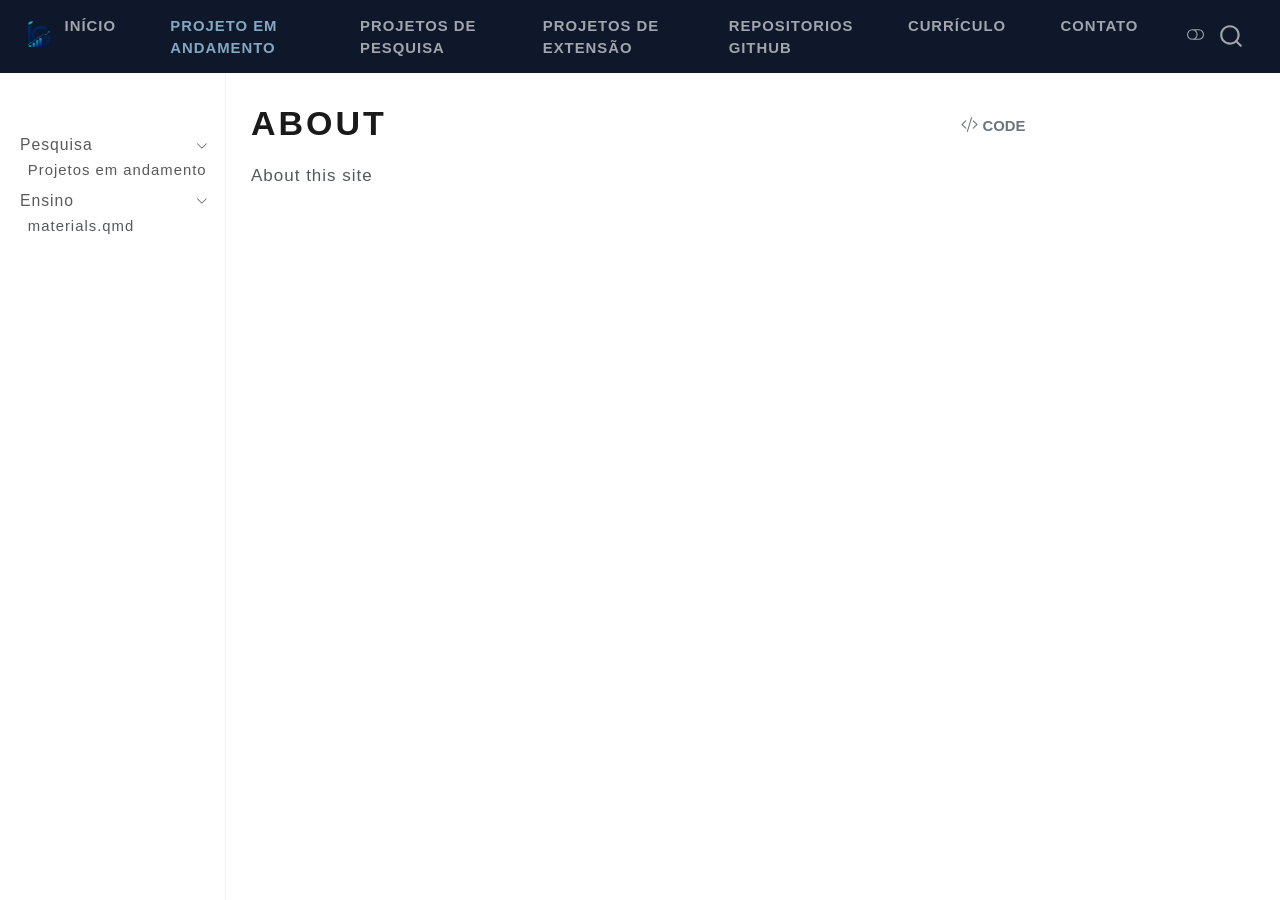
<file: docs/about.html>
<!DOCTYPE html>
<html xmlns="http://www.w3.org/1999/xhtml" lang="en" xml:lang="en"><head>

<meta charset="utf-8">
<meta name="generator" content="quarto-1.9.37">

<meta name="viewport" content="width=device-width, initial-scale=1.0, user-scalable=yes">


<title>About</title>
<style>
/* Default styles provided by pandoc.
** See https://pandoc.org/MANUAL.html#variables-for-html for config info.
*/
code{white-space: pre-wrap;}
span.smallcaps{font-variant: small-caps;}
div.columns{display: flex; gap: min(4vw, 1.5em);}
div.column{flex: auto; overflow-x: auto;}
div.hanging-indent{margin-left: 1.5em; text-indent: -1.5em;}
ul.task-list{list-style: none;}
ul.task-list li input[type="checkbox"] {
  width: 0.8em;
  margin: 0 0.8em 0.2em -1em; /* quarto-specific, see https://github.com/quarto-dev/quarto-cli/issues/4556 */ 
  vertical-align: middle;
}
/* CSS for syntax highlighting */
html { -webkit-text-size-adjust: 100%; }
pre > code.sourceCode { white-space: pre; position: relative; }
pre > code.sourceCode > span { display: inline-block; line-height: 1.25; }
pre > code.sourceCode > span:empty { height: 1.2em; }
.sourceCode { overflow: visible; }
code.sourceCode > span { color: inherit; text-decoration: inherit; }
div.sourceCode { margin: 1em 0; }
pre.sourceCode { margin: 0; }
@media screen {
div.sourceCode { overflow: auto; }
}
@media print {
pre > code.sourceCode { white-space: pre-wrap; }
pre > code.sourceCode > span { text-indent: -5em; padding-left: 5em; }
}
pre.numberSource code
  { counter-reset: source-line 0; }
pre.numberSource code > span
  { position: relative; left: -4em; counter-increment: source-line; }
pre.numberSource code > span > a:first-child::before
  { content: counter(source-line);
    position: relative; left: -1em; text-align: right; vertical-align: baseline;
    border: none; display: inline-block;
    -webkit-touch-callout: none; -webkit-user-select: none;
    -khtml-user-select: none; -moz-user-select: none;
    -ms-user-select: none; user-select: none;
    padding: 0 4px; width: 4em;
  }
pre.numberSource { margin-left: 3em;  padding-left: 4px; }
div.sourceCode
  {   }
@media screen {
pre > code.sourceCode > span > a:first-child::before { text-decoration: underline; }
}
</style>


<script src="site_libs/quarto-nav/quarto-nav.js"></script>
<script src="site_libs/quarto-nav/headroom.min.js"></script>
<script src="site_libs/clipboard/clipboard.min.js"></script>
<script src="site_libs/quarto-search/autocomplete.umd.js"></script>
<script src="site_libs/quarto-search/fuse.min.js"></script>
<script src="site_libs/quarto-search/quarto-search.js"></script>
<meta name="quarto:offset" content="./">
<script src="site_libs/quarto-html/quarto.js" type="module"></script>
<script src="site_libs/quarto-html/tabsets/tabsets.js" type="module"></script>
<script src="site_libs/quarto-html/popper.min.js"></script>
<script src="site_libs/quarto-html/tippy.umd.min.js"></script>
<script src="site_libs/quarto-html/anchor.min.js"></script>
<link href="site_libs/quarto-html/tippy.css" rel="stylesheet">
<link href="site_libs/quarto-html/quarto-syntax-highlighting-7f8f88aac4f3542376d5c11b86a4c14d.css" rel="stylesheet" class="quarto-color-scheme" id="quarto-text-highlighting-styles">
<link href="site_libs/quarto-html/quarto-syntax-highlighting-dark-d0ae9245876894da5ac7e18953ecc5cc.css" rel="stylesheet" class="quarto-color-scheme quarto-color-alternate" id="quarto-text-highlighting-styles">
<link href="site_libs/quarto-html/quarto-syntax-highlighting-7f8f88aac4f3542376d5c11b86a4c14d.css" rel="stylesheet" class="quarto-color-scheme-extra" id="quarto-text-highlighting-styles">
<script src="site_libs/bootstrap/bootstrap.min.js"></script>
<link href="site_libs/bootstrap/bootstrap-icons.css" rel="stylesheet">
<link href="site_libs/bootstrap/bootstrap-876971277e83128f2ff74aee0317293c.min.css" rel="stylesheet" append-hash="true" class="quarto-color-scheme" id="quarto-bootstrap" data-mode="light">
<link href="site_libs/bootstrap/bootstrap-dark-9f76429a508d5f4675b0162a17d54ffa.min.css" rel="stylesheet" append-hash="true" class="quarto-color-scheme quarto-color-alternate" id="quarto-bootstrap" data-mode="dark">
<link href="site_libs/bootstrap/bootstrap-876971277e83128f2ff74aee0317293c.min.css" rel="stylesheet" append-hash="true" class="quarto-color-scheme-extra" id="quarto-bootstrap" data-mode="light">
<script id="quarto-search-options" type="application/json">{
  "location": "navbar",
  "copy-button": false,
  "collapse-after": 3,
  "panel-placement": "end",
  "type": "overlay",
  "limit": 50,
  "keyboard-shortcut": [
    "f",
    "/",
    "s"
  ],
  "show-item-context": false,
  "language": {
    "search-no-results-text": "No results",
    "search-matching-documents-text": "matching documents",
    "search-copy-link-title": "Copy link to search",
    "search-hide-matches-text": "Hide additional matches",
    "search-more-match-text": "more match in this document",
    "search-more-matches-text": "more matches in this document",
    "search-clear-button-title": "Clear",
    "search-text-placeholder": "",
    "search-detached-cancel-button-title": "Cancel",
    "search-submit-button-title": "Submit",
    "search-label": "Search"
  }
}</script>


<link rel="stylesheet" href="styles.css">
</head>

<body class="nav-sidebar docked nav-fixed quarto-light"><script id="quarto-html-before-body" type="application/javascript">
    const toggleBodyColorMode = (bsSheetEl) => {
      const mode = bsSheetEl.getAttribute("data-mode");
      const bodyEl = window.document.querySelector("body");
      if (mode === "dark") {
        bodyEl.classList.add("quarto-dark");
        bodyEl.classList.remove("quarto-light");
      } else {
        bodyEl.classList.add("quarto-light");
        bodyEl.classList.remove("quarto-dark");
      }
    }
    const toggleBodyColorPrimary = () => {
      const bsSheetEl = window.document.querySelector("link#quarto-bootstrap:not([rel=disabled-stylesheet])");
      if (bsSheetEl) {
        toggleBodyColorMode(bsSheetEl);
      }
    }
    const setColorSchemeToggle = (alternate) => {
      const toggles = window.document.querySelectorAll('.quarto-color-scheme-toggle');
      for (let i=0; i < toggles.length; i++) {
        const toggle = toggles[i];
        if (toggle) {
          if (alternate) {
            toggle.classList.add("alternate");
          } else {
            toggle.classList.remove("alternate");
          }
        }
      }
    };
    const toggleColorMode = (alternate) => {
      // Switch the stylesheets
      const primaryStylesheets = window.document.querySelectorAll('link.quarto-color-scheme:not(.quarto-color-alternate)');
      const alternateStylesheets = window.document.querySelectorAll('link.quarto-color-scheme.quarto-color-alternate');
      manageTransitions('#quarto-margin-sidebar .nav-link', false);
      if (alternate) {
        // note: dark is layered on light, we don't disable primary!
        enableStylesheet(alternateStylesheets);
        for (const sheetNode of alternateStylesheets) {
          if (sheetNode.id === "quarto-bootstrap") {
            toggleBodyColorMode(sheetNode);
          }
        }
      } else {
        disableStylesheet(alternateStylesheets);
        enableStylesheet(primaryStylesheets)
        toggleBodyColorPrimary();
      }
      manageTransitions('#quarto-margin-sidebar .nav-link', true);
      // Switch the toggles
      setColorSchemeToggle(alternate)
      // Hack to workaround the fact that safari doesn't
      // properly recolor the scrollbar when toggling (#1455)
      if (navigator.userAgent.indexOf('Safari') > 0 && navigator.userAgent.indexOf('Chrome') == -1) {
        manageTransitions("body", false);
        window.scrollTo(0, 1);
        setTimeout(() => {
          window.scrollTo(0, 0);
          manageTransitions("body", true);
        }, 40);
      }
    }
    const disableStylesheet = (stylesheets) => {
      for (let i=0; i < stylesheets.length; i++) {
        const stylesheet = stylesheets[i];
        stylesheet.rel = 'disabled-stylesheet';
      }
    }
    const enableStylesheet = (stylesheets) => {
      for (let i=0; i < stylesheets.length; i++) {
        const stylesheet = stylesheets[i];
        if(stylesheet.rel !== 'stylesheet') { // for Chrome, which will still FOUC without this check
          stylesheet.rel = 'stylesheet';
        }
      }
    }
    const manageTransitions = (selector, allowTransitions) => {
      const els = window.document.querySelectorAll(selector);
      for (let i=0; i < els.length; i++) {
        const el = els[i];
        if (allowTransitions) {
          el.classList.remove('notransition');
        } else {
          el.classList.add('notransition');
        }
      }
    }
    const isFileUrl = () => {
      return window.location.protocol === 'file:';
    }
    const hasAlternateSentinel = () => {
      let styleSentinel = getColorSchemeSentinel();
      if (styleSentinel !== null) {
        return styleSentinel === "alternate";
      } else {
        return false;
      }
    }
    const setStyleSentinel = (alternate) => {
      const value = alternate ? "alternate" : "default";
      if (!isFileUrl()) {
        window.localStorage.setItem("quarto-color-scheme", value);
      } else {
        localAlternateSentinel = value;
      }
    }
    const getColorSchemeSentinel = () => {
      if (!isFileUrl()) {
        const storageValue = window.localStorage.getItem("quarto-color-scheme");
        return storageValue != null ? storageValue : localAlternateSentinel;
      } else {
        return localAlternateSentinel;
      }
    }
    const toggleGiscusIfUsed = (isAlternate, darkModeDefault) => {
      const baseTheme = document.querySelector('#giscus-base-theme')?.value ?? 'light';
      const alternateTheme = document.querySelector('#giscus-alt-theme')?.value ?? 'dark';
      let newTheme = '';
      if(authorPrefersDark) {
        newTheme = isAlternate ? baseTheme : alternateTheme;
      } else {
        newTheme = isAlternate ? alternateTheme : baseTheme;
      }
      const changeGiscusTheme = () => {
        // From: https://github.com/giscus/giscus/issues/336
        const sendMessage = (message) => {
          const iframe = document.querySelector('iframe.giscus-frame');
          if (!iframe) return;
          iframe.contentWindow.postMessage({ giscus: message }, 'https://giscus.app');
        }
        sendMessage({
          setConfig: {
            theme: newTheme
          }
        });
      }
      const isGiscussLoaded = window.document.querySelector('iframe.giscus-frame') !== null;
      if (isGiscussLoaded) {
        changeGiscusTheme();
      }
    };
    const authorPrefersDark = false;
    const darkModeDefault = authorPrefersDark;
      document.querySelector('link#quarto-text-highlighting-styles.quarto-color-scheme-extra').rel = 'disabled-stylesheet';
      document.querySelector('link#quarto-bootstrap.quarto-color-scheme-extra').rel = 'disabled-stylesheet';
    let localAlternateSentinel = darkModeDefault ? 'alternate' : 'default';
    // Dark / light mode switch
    window.quartoToggleColorScheme = () => {
      // Read the current dark / light value
      let toAlternate = !hasAlternateSentinel();
      toggleColorMode(toAlternate);
      setStyleSentinel(toAlternate);
      toggleGiscusIfUsed(toAlternate, darkModeDefault);
      window.dispatchEvent(new Event('resize'));
    };
    // Switch to dark mode if need be
    if (hasAlternateSentinel()) {
      toggleColorMode(true);
    } else {
      toggleColorMode(false);
    }
  </script>

<div id="quarto-search-results"></div>
  <header id="quarto-header" class="headroom fixed-top">
    <nav class="navbar navbar-expand-lg " data-bs-theme="dark">
      <div class="navbar-container container-fluid">
      <div class="navbar-brand-container mx-auto">
    <a href="./index.html" class="navbar-brand navbar-brand-logo">
    <img src="./logo.png" alt="" class="navbar-logo light-content">
    <img src="./logo.png" alt="" class="navbar-logo dark-content">
    </a>
  </div>
            <div id="quarto-search" class="" title="Search"></div>
          <button class="navbar-toggler" type="button" data-bs-toggle="collapse" data-bs-target="#navbarCollapse" aria-controls="navbarCollapse" role="menu" aria-expanded="false" aria-label="Toggle navigation" onclick="if (window.quartoToggleHeadroom) { window.quartoToggleHeadroom(); }">
  <span class="navbar-toggler-icon"></span>
</button>
          <div class="collapse navbar-collapse" id="navbarCollapse">
            <ul class="navbar-nav navbar-nav-scroll me-auto">
  <li class="nav-item">
    <a class="nav-link" href="./index.html"> 
<span class="menu-text">Início</span></a>
  </li>  
  <li class="nav-item">
    <a class="nav-link active" href="./projects.html" aria-current="page"> 
<span class="menu-text">Projeto em Andamento</span></a>
  </li>  
  <li class="nav-item">
    <a class="nav-link" href="./projeto1.html"> 
<span class="menu-text">Projetos de pesquisa</span></a>
  </li>  
  <li class="nav-item">
    <a class="nav-link" href="./projeto2.html"> 
<span class="menu-text">Projetos de extensão</span></a>
  </li>  
  <li class="nav-item">
    <a class="nav-link" href="./repositorios.html"> 
<span class="menu-text">Repositorios GitHub</span></a>
  </li>  
  <li class="nav-item">
    <a class="nav-link" href="./cv.html"> 
<span class="menu-text">Currículo</span></a>
  </li>  
  <li class="nav-item">
    <a class="nav-link" href="./contact.html"> 
<span class="menu-text">Contato</span></a>
  </li>  
</ul>
          </div> <!-- /navcollapse -->
            <div class="quarto-navbar-tools">
  <a href="" class="quarto-color-scheme-toggle quarto-navigation-tool  px-1" onclick="window.quartoToggleColorScheme(); return false;" title="Toggle dark mode"><i class="bi"></i></a>
</div>
      </div> <!-- /container-fluid -->
    </nav>
  <nav class="quarto-secondary-nav">
    <div class="container-fluid d-flex">
      <button type="button" class="quarto-btn-toggle btn" data-bs-toggle="collapse" role="button" data-bs-target=".quarto-sidebar-collapse-item" aria-controls="quarto-sidebar" aria-expanded="false" aria-label="Toggle sidebar navigation" onclick="if (window.quartoToggleHeadroom) { window.quartoToggleHeadroom(); }">
        <i class="bi bi-layout-text-sidebar-reverse"></i>
      </button>
        <nav class="quarto-page-breadcrumbs" aria-label="breadcrumb"><ol class="breadcrumb"><li class="breadcrumb-item">About</li></ol></nav>
        <a class="flex-grow-1" role="navigation" data-bs-toggle="collapse" data-bs-target=".quarto-sidebar-collapse-item" aria-controls="quarto-sidebar" aria-expanded="false" aria-label="Toggle sidebar navigation" onclick="if (window.quartoToggleHeadroom) { window.quartoToggleHeadroom(); }">      
        </a>
      <button type="button" class="btn quarto-search-button" aria-label="Search" onclick="window.quartoOpenSearch();">
        <i class="bi bi-search"></i>
      </button>
    </div>
  </nav>
</header>
<!-- content -->
<div id="quarto-content" class="quarto-container page-columns page-rows-contents page-layout-article page-navbar">
<!-- sidebar -->
  <nav id="quarto-sidebar" class="sidebar collapse collapse-horizontal quarto-sidebar-collapse-item sidebar-navigation docked overflow-auto">
        <div class="mt-2 flex-shrink-0 align-items-center">
        <div class="sidebar-search">
        <div id="quarto-search" class="" title="Search"></div>
        </div>
        </div>
    <div class="sidebar-menu-container"> 
    <ul class="list-unstyled mt-1">
        <li class="sidebar-item sidebar-item-section">
      <div class="sidebar-item-container"> 
            <a class="sidebar-item-text sidebar-link text-start" data-bs-toggle="collapse" data-bs-target="#quarto-sidebar-section-1" role="navigation" aria-expanded="true">
 <span class="menu-text">Pesquisa</span></a>
          <a class="sidebar-item-toggle text-start" data-bs-toggle="collapse" data-bs-target="#quarto-sidebar-section-1" role="navigation" aria-expanded="true" aria-label="Toggle section">
            <i class="bi bi-chevron-right ms-2"></i>
          </a> 
      </div>
      <ul id="quarto-sidebar-section-1" class="collapse list-unstyled sidebar-section depth1 show">  
          <li class="sidebar-item">
  <div class="sidebar-item-container"> 
  <a href="./projects.html" class="sidebar-item-text sidebar-link">
 <span class="menu-text">Projetos em andamento</span></a>
  </div>
</li>
      </ul>
  </li>
        <li class="sidebar-item sidebar-item-section">
      <div class="sidebar-item-container"> 
            <a class="sidebar-item-text sidebar-link text-start" data-bs-toggle="collapse" data-bs-target="#quarto-sidebar-section-2" role="navigation" aria-expanded="true">
 <span class="menu-text">Ensino</span></a>
          <a class="sidebar-item-toggle text-start" data-bs-toggle="collapse" data-bs-target="#quarto-sidebar-section-2" role="navigation" aria-expanded="true" aria-label="Toggle section">
            <i class="bi bi-chevron-right ms-2"></i>
          </a> 
      </div>
      <ul id="quarto-sidebar-section-2" class="collapse list-unstyled sidebar-section depth1 show">  
          <li class="sidebar-item">
 <span class="menu-text">materials.qmd</span>
  </li>
      </ul>
  </li>
    </ul>
    </div>
</nav>
<div id="quarto-sidebar-glass" class="quarto-sidebar-collapse-item" data-bs-toggle="collapse" data-bs-target=".quarto-sidebar-collapse-item"></div>
<!-- margin-sidebar -->
    <div id="quarto-margin-sidebar" class="sidebar margin-sidebar zindex-bottom">
        
    </div>
<!-- main -->
<main class="content" id="quarto-document-content">


<header id="title-block-header" class="quarto-title-block default">
<div class="quarto-title">
<div class="quarto-title-block"><div><h1 class="title">About</h1><button type="button" class="btn code-tools-button" id="quarto-code-tools-source"><i class="bi"></i> Code</button></div></div>
</div>



<div class="quarto-title-meta">

    
  
    
  </div>
  


</header>


<p>About this site</p>


<!-- -->


</main> <!-- /main -->
<script id="quarto-html-after-body" type="application/javascript">
  window.document.addEventListener("DOMContentLoaded", function (event) {
    // Ensure there is a toggle, if there isn't float one in the top right
    if (window.document.querySelector('.quarto-color-scheme-toggle') === null) {
      const a = window.document.createElement('a');
      a.classList.add('top-right');
      a.classList.add('quarto-color-scheme-toggle');
      a.href = "";
      a.onclick = function() { try { window.quartoToggleColorScheme(); } catch {} return false; };
      const i = window.document.createElement("i");
      i.classList.add('bi');
      a.appendChild(i);
      window.document.body.appendChild(a);
    }
    setColorSchemeToggle(hasAlternateSentinel())
    const icon = "";
    const anchorJS = new window.AnchorJS();
    anchorJS.options = {
      placement: 'right',
      icon: icon
    };
    anchorJS.add('.anchored');
    const isCodeAnnotation = (el) => {
      for (const clz of el.classList) {
        if (clz.startsWith('code-annotation-')) {                     
          return true;
        }
      }
      return false;
    }
    const onCopySuccess = function(e) {
      // button target
      const button = e.trigger;
      // don't keep focus
      button.blur();
      // flash "checked"
      button.classList.add('code-copy-button-checked');
      var currentTitle = button.getAttribute("title");
      button.setAttribute("title", "Copied!");
      let tooltip;
      if (window.bootstrap) {
        button.setAttribute("data-bs-toggle", "tooltip");
        button.setAttribute("data-bs-placement", "left");
        button.setAttribute("data-bs-title", "Copied!");
        tooltip = new bootstrap.Tooltip(button, 
          { trigger: "manual", 
            customClass: "code-copy-button-tooltip",
            offset: [0, -8]});
        tooltip.show();    
      }
      setTimeout(function() {
        if (tooltip) {
          tooltip.hide();
          button.removeAttribute("data-bs-title");
          button.removeAttribute("data-bs-toggle");
          button.removeAttribute("data-bs-placement");
        }
        button.setAttribute("title", currentTitle);
        button.classList.remove('code-copy-button-checked');
      }, 1000);
      // clear code selection
      e.clearSelection();
    }
    const getTextToCopy = function(trigger) {
      const outerScaffold = trigger.parentElement.cloneNode(true);
      const codeEl = outerScaffold.querySelector('code');
      for (const childEl of codeEl.children) {
        if (isCodeAnnotation(childEl)) {
          childEl.remove();
        }
      }
      return codeEl.innerText;
    }
    const clipboard = new window.ClipboardJS('.code-copy-button:not([data-in-quarto-modal])', {
      text: getTextToCopy
    });
    clipboard.on('success', onCopySuccess);
    if (window.document.getElementById('quarto-embedded-source-code-modal')) {
      const clipboardModal = new window.ClipboardJS('.code-copy-button[data-in-quarto-modal]', {
        text: getTextToCopy,
        container: window.document.getElementById('quarto-embedded-source-code-modal')
      });
      clipboardModal.on('success', onCopySuccess);
    }
    const viewSource = window.document.getElementById('quarto-view-source') ||
                       window.document.getElementById('quarto-code-tools-source');
    if (viewSource) {
      const sourceUrl = viewSource.getAttribute("data-quarto-source-url");
      viewSource.addEventListener("click", function(e) {
        if (sourceUrl) {
          // rstudio viewer pane
          if (/\bcapabilities=\b/.test(window.location)) {
            window.open(sourceUrl);
          } else {
            window.location.href = sourceUrl;
          }
        } else {
          const modal = new bootstrap.Modal(document.getElementById('quarto-embedded-source-code-modal'));
          modal.show();
        }
        return false;
      });
    }
    function toggleCodeHandler(show) {
      return function(e) {
        const detailsSrc = window.document.querySelectorAll(".cell > details > .sourceCode");
        for (let i=0; i<detailsSrc.length; i++) {
          const details = detailsSrc[i].parentElement;
          if (show) {
            details.open = true;
          } else {
            details.removeAttribute("open");
          }
        }
        const cellCodeDivs = window.document.querySelectorAll(".cell > .sourceCode");
        const fromCls = show ? "hidden" : "unhidden";
        const toCls = show ? "unhidden" : "hidden";
        for (let i=0; i<cellCodeDivs.length; i++) {
          const codeDiv = cellCodeDivs[i];
          if (codeDiv.classList.contains(fromCls)) {
            codeDiv.classList.remove(fromCls);
            codeDiv.classList.add(toCls);
          } 
        }
        return false;
      }
    }
    const hideAllCode = window.document.getElementById("quarto-hide-all-code");
    if (hideAllCode) {
      hideAllCode.addEventListener("click", toggleCodeHandler(false));
    }
    const showAllCode = window.document.getElementById("quarto-show-all-code");
    if (showAllCode) {
      showAllCode.addEventListener("click", toggleCodeHandler(true));
    }
      var localhostRegex = new RegExp(/^(?:http|https):\/\/localhost\:?[0-9]*\//);
      var mailtoRegex = new RegExp(/^mailto:/);
        var filterRegex = new RegExp('/' + window.location.host + '/');
      var isInternal = (href) => {
          return filterRegex.test(href) || localhostRegex.test(href) || mailtoRegex.test(href);
      }
      // Inspect non-navigation links and adorn them if external
     var links = window.document.querySelectorAll('a[href]:not(.nav-link):not(.navbar-brand):not(.toc-action):not(.sidebar-link):not(.sidebar-item-toggle):not(.pagination-link):not(.no-external):not([aria-hidden]):not(.dropdown-item):not(.quarto-navigation-tool):not(.about-link)');
      for (var i=0; i<links.length; i++) {
        const link = links[i];
        if (!isInternal(link.href)) {
          // undo the damage that might have been done by quarto-nav.js in the case of
          // links that we want to consider external
          if (link.dataset.originalHref !== undefined) {
            link.href = link.dataset.originalHref;
          }
        }
      }
    function tippyHover(el, contentFn, onTriggerFn, onUntriggerFn) {
      const config = {
        allowHTML: true,
        maxWidth: 500,
        delay: 100,
        arrow: false,
        appendTo: function(el) {
            return el.parentElement;
        },
        interactive: true,
        interactiveBorder: 10,
        theme: 'quarto',
        placement: 'bottom-start',
      };
      if (contentFn) {
        config.content = contentFn;
      }
      if (onTriggerFn) {
        config.onTrigger = onTriggerFn;
      }
      if (onUntriggerFn) {
        config.onUntrigger = onUntriggerFn;
      }
      window.tippy(el, config); 
    }
    const noterefs = window.document.querySelectorAll('a[role="doc-noteref"]');
    for (var i=0; i<noterefs.length; i++) {
      const ref = noterefs[i];
      tippyHover(ref, function() {
        // use id or data attribute instead here
        let href = ref.getAttribute('data-footnote-href') || ref.getAttribute('href');
        try { href = new URL(href).hash; } catch {}
        const id = href.replace(/^#\/?/, "");
        const note = window.document.getElementById(id);
        if (note) {
          return note.innerHTML;
        } else {
          return "";
        }
      });
    }
    const xrefs = window.document.querySelectorAll('a.quarto-xref');
    const processXRef = (id, note) => {
      // Strip column container classes
      const stripColumnClz = (el) => {
        el.classList.remove("page-full", "page-columns");
        if (el.children) {
          for (const child of el.children) {
            stripColumnClz(child);
          }
        }
      }
      stripColumnClz(note)
      if (id === null || id.startsWith('sec-')) {
        // Special case sections, only their first couple elements
        const container = document.createElement("div");
        if (note.children && note.children.length > 2) {
          container.appendChild(note.children[0].cloneNode(true));
          for (let i = 1; i < note.children.length; i++) {
            const child = note.children[i];
            if (child.tagName === "P" && child.innerText === "") {
              continue;
            } else {
              container.appendChild(child.cloneNode(true));
              break;
            }
          }
          if (window.Quarto?.typesetMath) {
            window.Quarto.typesetMath(container);
          }
          return container.innerHTML
        } else {
          if (window.Quarto?.typesetMath) {
            window.Quarto.typesetMath(note);
          }
          return note.innerHTML;
        }
      } else {
        // Remove any anchor links if they are present
        const anchorLink = note.querySelector('a.anchorjs-link');
        if (anchorLink) {
          anchorLink.remove();
        }
        if (window.Quarto?.typesetMath) {
          window.Quarto.typesetMath(note);
        }
        if (note.classList.contains("callout")) {
          return note.outerHTML;
        } else {
          return note.innerHTML;
        }
      }
    }
    for (var i=0; i<xrefs.length; i++) {
      const xref = xrefs[i];
      tippyHover(xref, undefined, function(instance) {
        instance.disable();
        let url = xref.getAttribute('href');
        let hash = undefined; 
        if (url.startsWith('#')) {
          hash = url;
        } else {
          try { hash = new URL(url).hash; } catch {}
        }
        if (hash) {
          const id = hash.replace(/^#\/?/, "");
          const note = window.document.getElementById(id);
          if (note !== null) {
            try {
              const html = processXRef(id, note.cloneNode(true));
              instance.setContent(html);
            } finally {
              instance.enable();
              instance.show();
            }
          } else {
            // See if we can fetch this
            fetch(url.split('#')[0])
            .then(res => res.text())
            .then(html => {
              const parser = new DOMParser();
              const htmlDoc = parser.parseFromString(html, "text/html");
              const note = htmlDoc.getElementById(id);
              if (note !== null) {
                const html = processXRef(id, note);
                instance.setContent(html);
              } 
            }).finally(() => {
              instance.enable();
              instance.show();
            });
          }
        } else {
          // See if we can fetch a full url (with no hash to target)
          // This is a special case and we should probably do some content thinning / targeting
          fetch(url)
          .then(res => res.text())
          .then(html => {
            const parser = new DOMParser();
            const htmlDoc = parser.parseFromString(html, "text/html");
            const note = htmlDoc.querySelector('main.content');
            if (note !== null) {
              // This should only happen for chapter cross references
              // (since there is no id in the URL)
              // remove the first header
              if (note.children.length > 0 && note.children[0].tagName === "HEADER") {
                note.children[0].remove();
              }
              const html = processXRef(null, note);
              instance.setContent(html);
            } 
          }).finally(() => {
            instance.enable();
            instance.show();
          });
        }
      }, function(instance) {
      });
    }
        let selectedAnnoteEl;
        const selectorForAnnotation = ( cell, annotation) => {
          let cellAttr = 'data-code-cell="' + cell + '"';
          let lineAttr = 'data-code-annotation="' +  annotation + '"';
          const selector = 'span[' + cellAttr + '][' + lineAttr + ']';
          return selector;
        }
        const selectCodeLines = (annoteEl) => {
          const doc = window.document;
          const targetCell = annoteEl.getAttribute("data-target-cell");
          const targetAnnotation = annoteEl.getAttribute("data-target-annotation");
          const annoteSpan = window.document.querySelector(selectorForAnnotation(targetCell, targetAnnotation));
          const lines = annoteSpan.getAttribute("data-code-lines").split(",");
          const lineIds = lines.map((line) => {
            return targetCell + "-" + line;
          })
          let top = null;
          let height = null;
          let parent = null;
          if (lineIds.length > 0) {
              //compute the position of the single el (top and bottom and make a div)
              const el = window.document.getElementById(lineIds[0]);
              top = el.offsetTop;
              height = el.offsetHeight;
              parent = el.parentElement.parentElement;
            if (lineIds.length > 1) {
              const lastEl = window.document.getElementById(lineIds[lineIds.length - 1]);
              const bottom = lastEl.offsetTop + lastEl.offsetHeight;
              height = bottom - top;
            }
            if (top !== null && height !== null && parent !== null) {
              // cook up a div (if necessary) and position it 
              let div = window.document.getElementById("code-annotation-line-highlight");
              if (div === null) {
                div = window.document.createElement("div");
                div.setAttribute("id", "code-annotation-line-highlight");
                div.style.position = 'absolute';
                parent.appendChild(div);
              }
              div.style.top = top - 2 + "px";
              div.style.height = height + 4 + "px";
              div.style.left = 0;
              let gutterDiv = window.document.getElementById("code-annotation-line-highlight-gutter");
              if (gutterDiv === null) {
                gutterDiv = window.document.createElement("div");
                gutterDiv.setAttribute("id", "code-annotation-line-highlight-gutter");
                gutterDiv.style.position = 'absolute';
                const codeCell = window.document.getElementById(targetCell);
                const gutter = codeCell.querySelector('.code-annotation-gutter');
                gutter.appendChild(gutterDiv);
              }
              gutterDiv.style.top = top - 2 + "px";
              gutterDiv.style.height = height + 4 + "px";
            }
            selectedAnnoteEl = annoteEl;
          }
        };
        const unselectCodeLines = () => {
          const elementsIds = ["code-annotation-line-highlight", "code-annotation-line-highlight-gutter"];
          elementsIds.forEach((elId) => {
            const div = window.document.getElementById(elId);
            if (div) {
              div.remove();
            }
          });
          selectedAnnoteEl = undefined;
        };
          // Handle positioning of the toggle
      window.addEventListener(
        "resize",
        throttle(() => {
          elRect = undefined;
          if (selectedAnnoteEl) {
            selectCodeLines(selectedAnnoteEl);
          }
        }, 10)
      );
      function throttle(fn, ms) {
      let throttle = false;
      let timer;
        return (...args) => {
          if(!throttle) { // first call gets through
              fn.apply(this, args);
              throttle = true;
          } else { // all the others get throttled
              if(timer) clearTimeout(timer); // cancel #2
              timer = setTimeout(() => {
                fn.apply(this, args);
                timer = throttle = false;
              }, ms);
          }
        };
      }
        // Attach click handler to the DT
        const annoteDls = window.document.querySelectorAll('dt[data-target-cell]');
        for (const annoteDlNode of annoteDls) {
          annoteDlNode.addEventListener('click', (event) => {
            const clickedEl = event.target;
            if (clickedEl !== selectedAnnoteEl) {
              unselectCodeLines();
              const activeEl = window.document.querySelector('dt[data-target-cell].code-annotation-active');
              if (activeEl) {
                activeEl.classList.remove('code-annotation-active');
              }
              selectCodeLines(clickedEl);
              clickedEl.classList.add('code-annotation-active');
            } else {
              // Unselect the line
              unselectCodeLines();
              clickedEl.classList.remove('code-annotation-active');
            }
          });
        }
    const findCites = (el) => {
      const parentEl = el.parentElement;
      if (parentEl) {
        const cites = parentEl.dataset.cites;
        if (cites) {
          return {
            el,
            cites: cites.split(' ')
          };
        } else {
          return findCites(el.parentElement)
        }
      } else {
        return undefined;
      }
    };
    var bibliorefs = window.document.querySelectorAll('a[role="doc-biblioref"]');
    for (var i=0; i<bibliorefs.length; i++) {
      const ref = bibliorefs[i];
      const citeInfo = findCites(ref);
      if (citeInfo) {
        tippyHover(citeInfo.el, function() {
          var popup = window.document.createElement('div');
          citeInfo.cites.forEach(function(cite) {
            var citeDiv = window.document.createElement('div');
            citeDiv.classList.add('hanging-indent');
            citeDiv.classList.add('csl-entry');
            var biblioDiv = window.document.getElementById('ref-' + cite);
            if (biblioDiv) {
              citeDiv.innerHTML = biblioDiv.innerHTML;
            }
            popup.appendChild(citeDiv);
          });
          return popup.innerHTML;
        });
      }
    }
  });
  </script><div class="modal fade" id="quarto-embedded-source-code-modal" tabindex="-1" aria-labelledby="quarto-embedded-source-code-modal-label" aria-hidden="true"><div class="modal-dialog modal-dialog-scrollable"><div class="modal-content"><div class="modal-header"><h5 class="modal-title" id="quarto-embedded-source-code-modal-label">Source Code</h5><button class="btn-close" data-bs-dismiss="modal"></button></div><div class="modal-body"><div class="">
<div class="code-copy-outer-scaffold"><div class="sourceCode" id="cb1" data-shortcodes="false"><pre class="sourceCode markdown code-with-copy"><code class="sourceCode markdown"><span id="cb1-1"><a href="#cb1-1" aria-hidden="true" tabindex="-1"></a><span class="co">---</span></span>
<span id="cb1-2"><a href="#cb1-2" aria-hidden="true" tabindex="-1"></a><span class="an">title:</span><span class="co"> "About"</span></span>
<span id="cb1-3"><a href="#cb1-3" aria-hidden="true" tabindex="-1"></a><span class="co">---</span></span>
<span id="cb1-4"><a href="#cb1-4" aria-hidden="true" tabindex="-1"></a></span>
<span id="cb1-5"><a href="#cb1-5" aria-hidden="true" tabindex="-1"></a>About this site</span></code></pre></div><button title="Copy to Clipboard" class="code-copy-button" data-in-quarto-modal=""><i class="bi"></i></button></div>
</div></div></div></div></div>
</div> <!-- /content -->




</body></html>
</file>
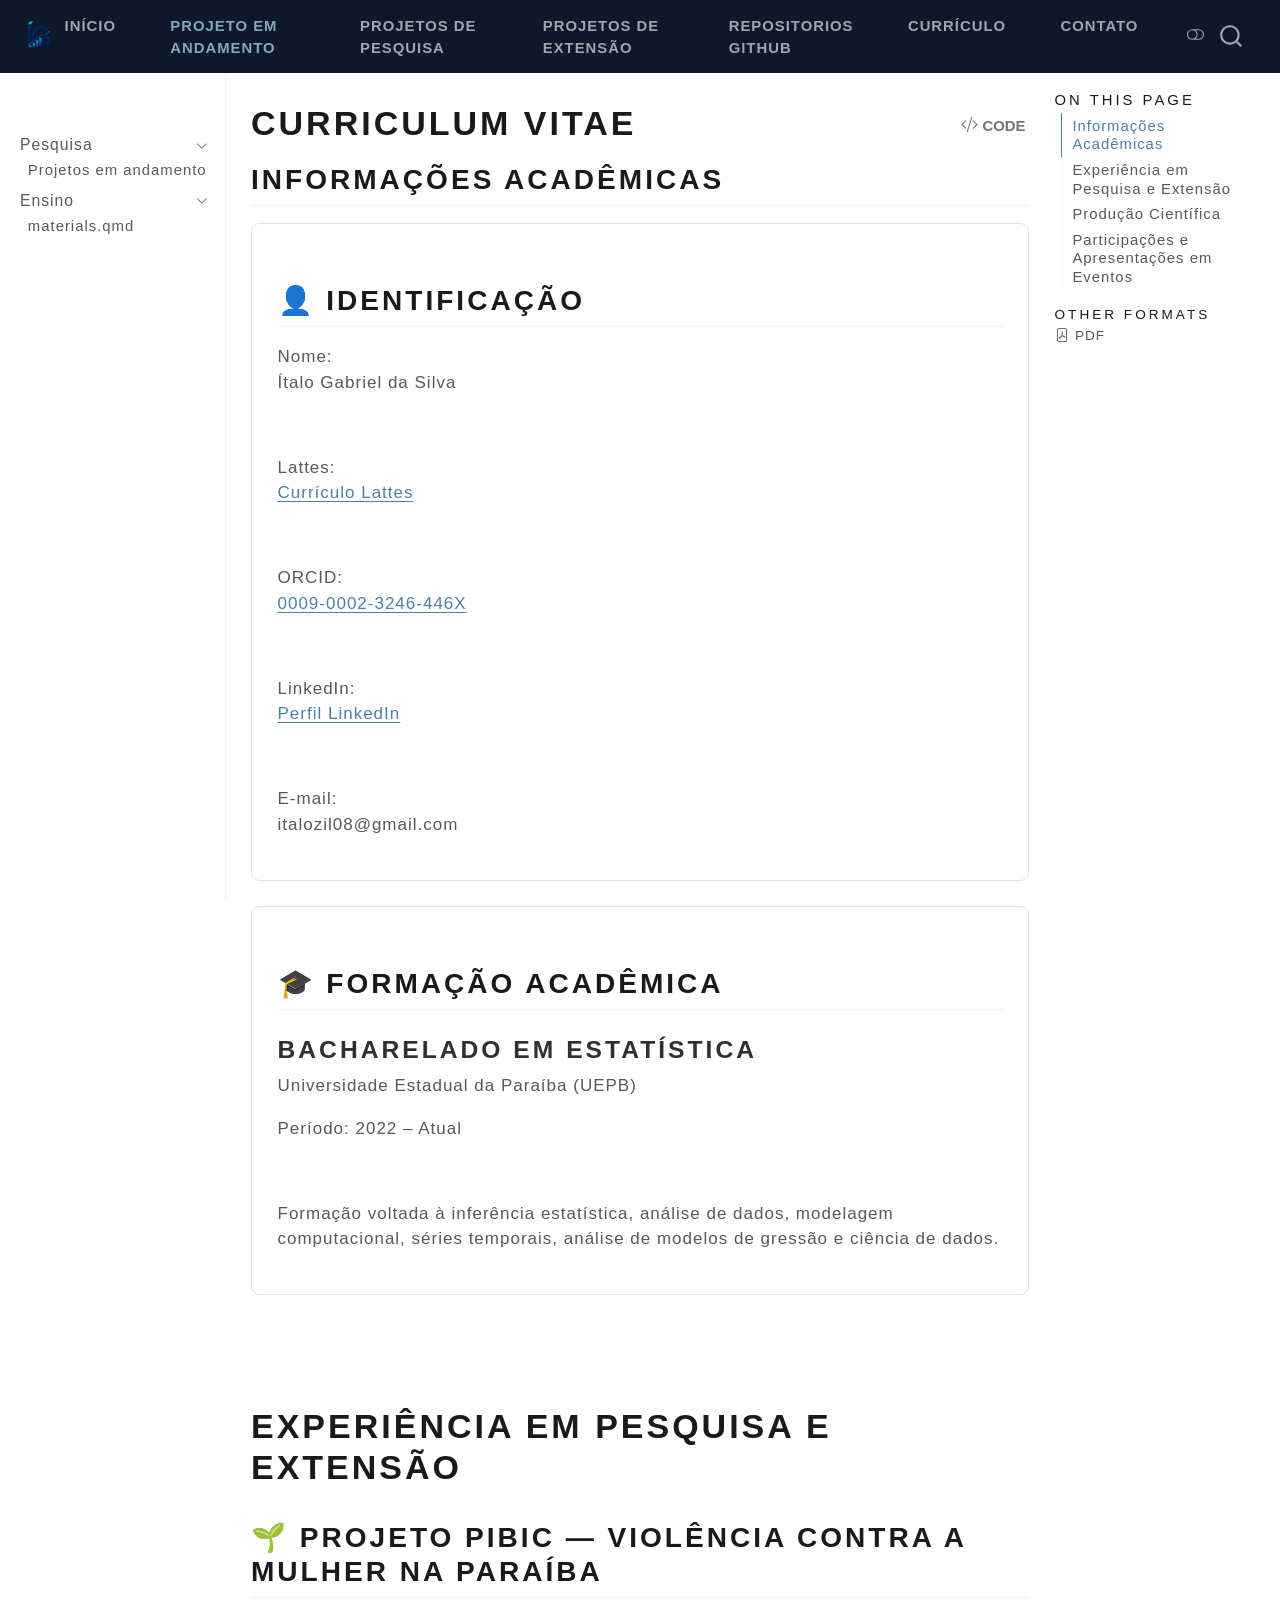
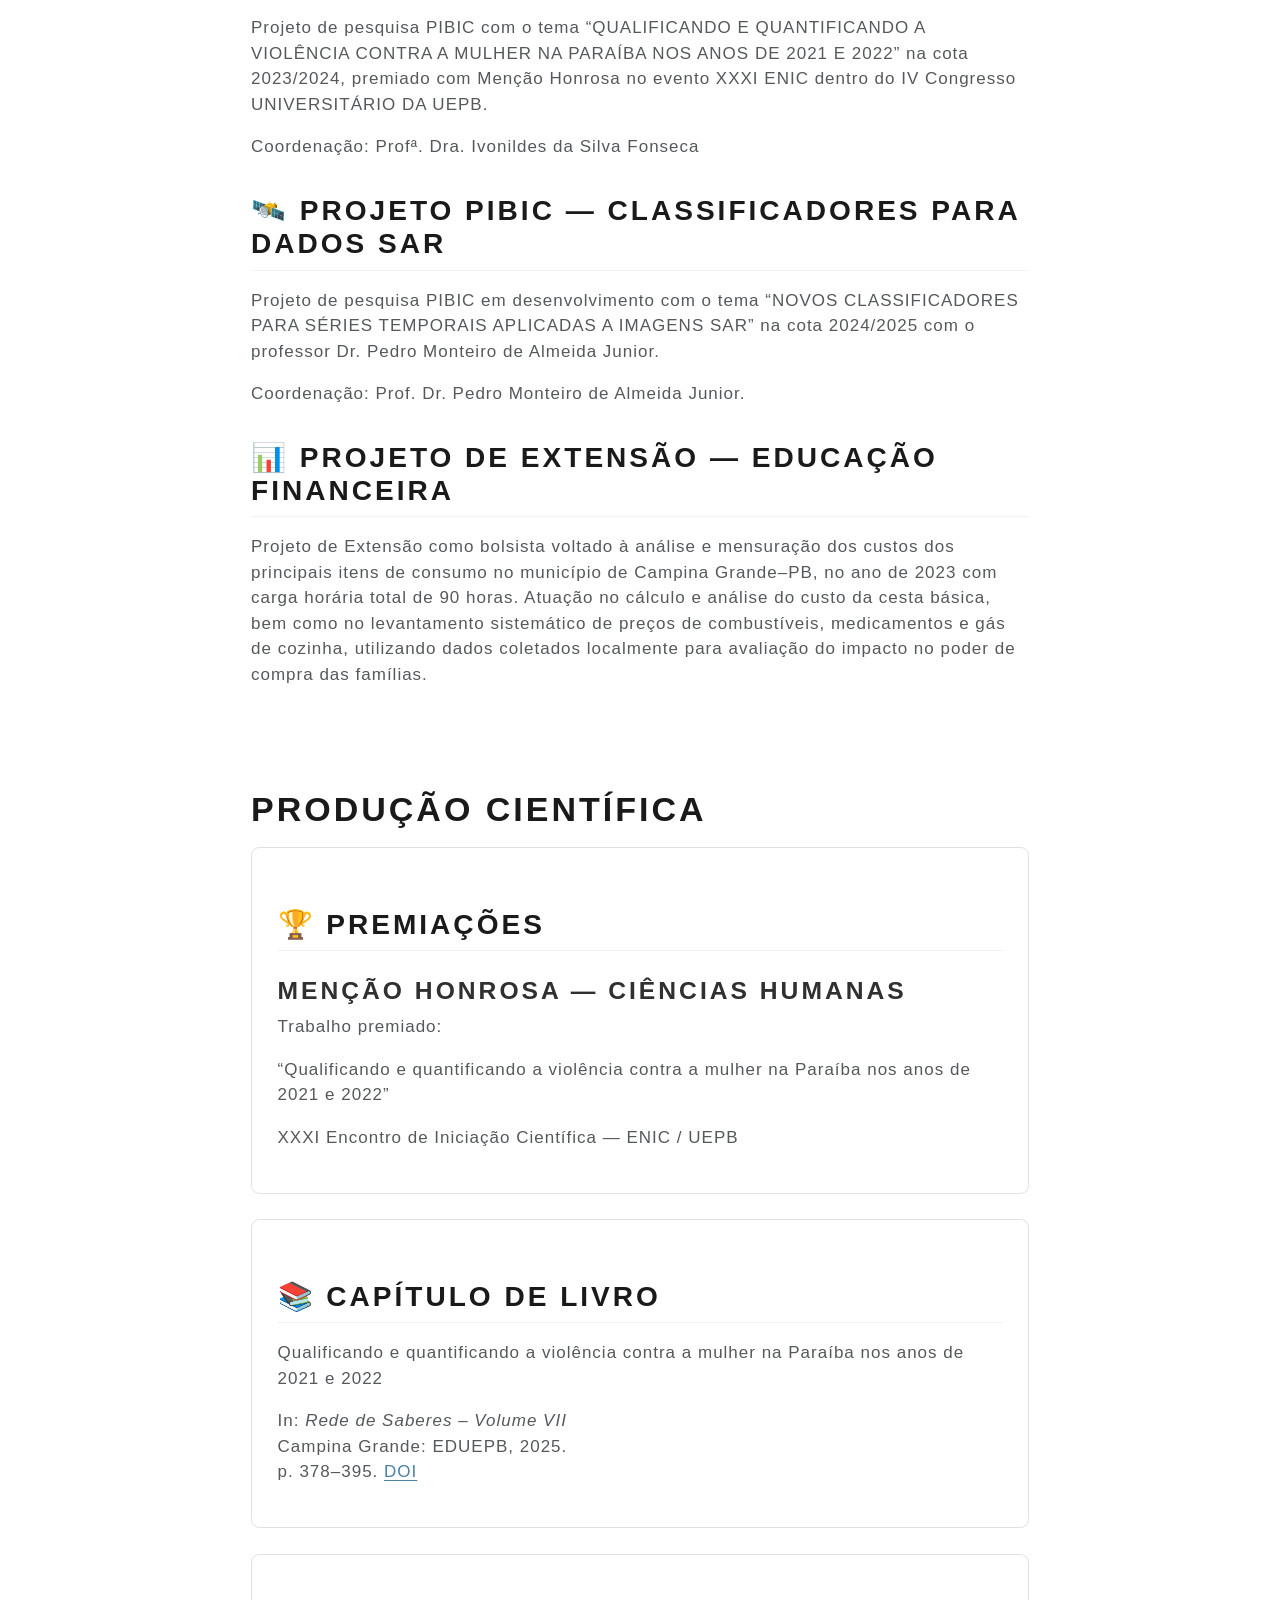
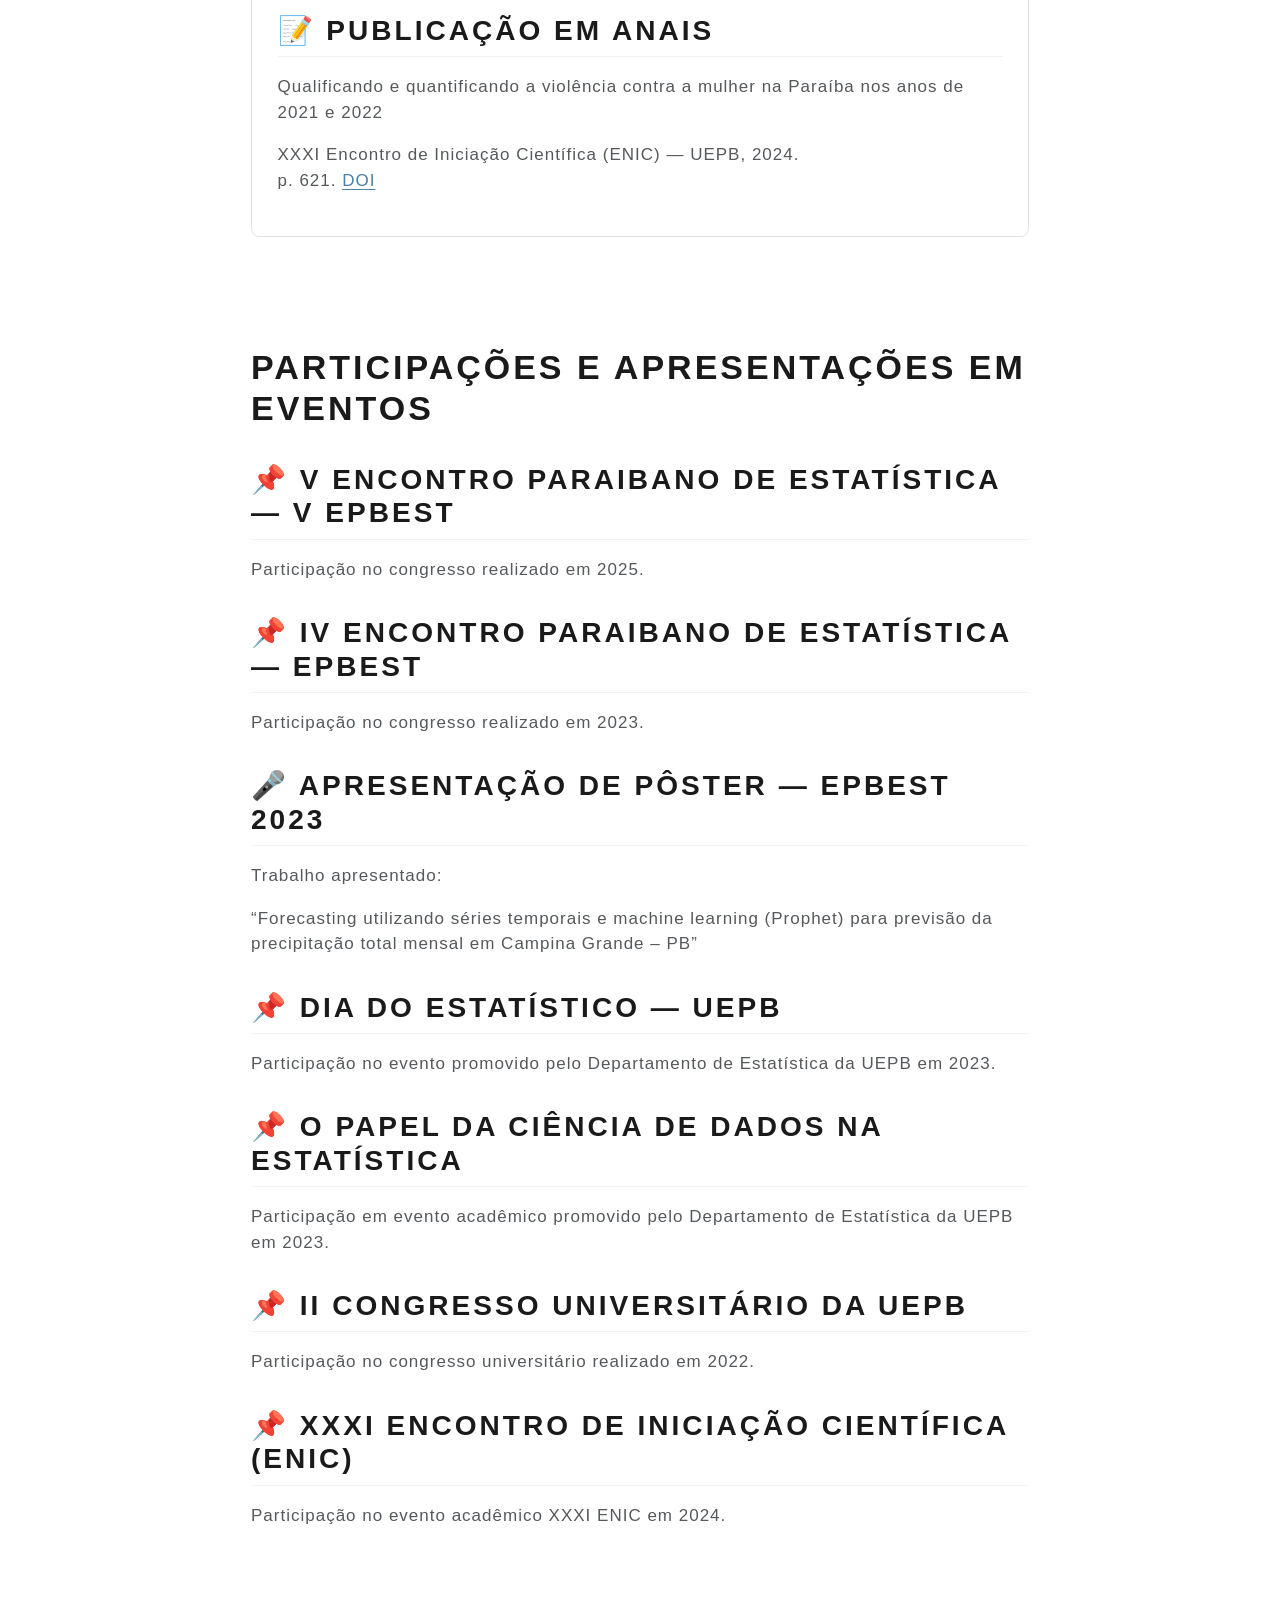
<file: docs/cv.html>
<!DOCTYPE html>
<html xmlns="http://www.w3.org/1999/xhtml" lang="en" xml:lang="en"><head>

<meta charset="utf-8">
<meta name="generator" content="quarto-1.9.37">

<meta name="viewport" content="width=device-width, initial-scale=1.0, user-scalable=yes">


<title>Curriculum Vitae</title>
<style>
/* Default styles provided by pandoc.
** See https://pandoc.org/MANUAL.html#variables-for-html for config info.
*/
code{white-space: pre-wrap;}
span.smallcaps{font-variant: small-caps;}
div.columns{display: flex; gap: min(4vw, 1.5em);}
div.column{flex: auto; overflow-x: auto;}
div.hanging-indent{margin-left: 1.5em; text-indent: -1.5em;}
ul.task-list{list-style: none;}
ul.task-list li input[type="checkbox"] {
  width: 0.8em;
  margin: 0 0.8em 0.2em -1em; /* quarto-specific, see https://github.com/quarto-dev/quarto-cli/issues/4556 */ 
  vertical-align: middle;
}
/* CSS for syntax highlighting */
html { -webkit-text-size-adjust: 100%; }
pre > code.sourceCode { white-space: pre; position: relative; }
pre > code.sourceCode > span { display: inline-block; line-height: 1.25; }
pre > code.sourceCode > span:empty { height: 1.2em; }
.sourceCode { overflow: visible; }
code.sourceCode > span { color: inherit; text-decoration: inherit; }
div.sourceCode { margin: 1em 0; }
pre.sourceCode { margin: 0; }
@media screen {
div.sourceCode { overflow: auto; }
}
@media print {
pre > code.sourceCode { white-space: pre-wrap; }
pre > code.sourceCode > span { text-indent: -5em; padding-left: 5em; }
}
pre.numberSource code
  { counter-reset: source-line 0; }
pre.numberSource code > span
  { position: relative; left: -4em; counter-increment: source-line; }
pre.numberSource code > span > a:first-child::before
  { content: counter(source-line);
    position: relative; left: -1em; text-align: right; vertical-align: baseline;
    border: none; display: inline-block;
    -webkit-touch-callout: none; -webkit-user-select: none;
    -khtml-user-select: none; -moz-user-select: none;
    -ms-user-select: none; user-select: none;
    padding: 0 4px; width: 4em;
  }
pre.numberSource { margin-left: 3em;  padding-left: 4px; }
div.sourceCode
  {   }
@media screen {
pre > code.sourceCode > span > a:first-child::before { text-decoration: underline; }
}
</style>


<script src="site_libs/quarto-nav/quarto-nav.js"></script>
<script src="site_libs/quarto-nav/headroom.min.js"></script>
<script src="site_libs/clipboard/clipboard.min.js"></script>
<script src="site_libs/quarto-search/autocomplete.umd.js"></script>
<script src="site_libs/quarto-search/fuse.min.js"></script>
<script src="site_libs/quarto-search/quarto-search.js"></script>
<meta name="quarto:offset" content="./">
<script src="site_libs/quarto-html/quarto.js" type="module"></script>
<script src="site_libs/quarto-html/tabsets/tabsets.js" type="module"></script>
<script src="site_libs/quarto-html/popper.min.js"></script>
<script src="site_libs/quarto-html/tippy.umd.min.js"></script>
<script src="site_libs/quarto-html/anchor.min.js"></script>
<link href="site_libs/quarto-html/tippy.css" rel="stylesheet">
<link href="site_libs/quarto-html/quarto-syntax-highlighting-7f8f88aac4f3542376d5c11b86a4c14d.css" rel="stylesheet" class="quarto-color-scheme" id="quarto-text-highlighting-styles">
<link href="site_libs/quarto-html/quarto-syntax-highlighting-dark-d0ae9245876894da5ac7e18953ecc5cc.css" rel="stylesheet" class="quarto-color-scheme quarto-color-alternate" id="quarto-text-highlighting-styles">
<link href="site_libs/quarto-html/quarto-syntax-highlighting-7f8f88aac4f3542376d5c11b86a4c14d.css" rel="stylesheet" class="quarto-color-scheme-extra" id="quarto-text-highlighting-styles">
<script src="site_libs/bootstrap/bootstrap.min.js"></script>
<link href="site_libs/bootstrap/bootstrap-icons.css" rel="stylesheet">
<link href="site_libs/bootstrap/bootstrap-876971277e83128f2ff74aee0317293c.min.css" rel="stylesheet" append-hash="true" class="quarto-color-scheme" id="quarto-bootstrap" data-mode="light">
<link href="site_libs/bootstrap/bootstrap-dark-9f76429a508d5f4675b0162a17d54ffa.min.css" rel="stylesheet" append-hash="true" class="quarto-color-scheme quarto-color-alternate" id="quarto-bootstrap" data-mode="dark">
<link href="site_libs/bootstrap/bootstrap-876971277e83128f2ff74aee0317293c.min.css" rel="stylesheet" append-hash="true" class="quarto-color-scheme-extra" id="quarto-bootstrap" data-mode="light">
<script id="quarto-search-options" type="application/json">{
  "location": "navbar",
  "copy-button": false,
  "collapse-after": 3,
  "panel-placement": "end",
  "type": "overlay",
  "limit": 50,
  "keyboard-shortcut": [
    "f",
    "/",
    "s"
  ],
  "show-item-context": false,
  "language": {
    "search-no-results-text": "No results",
    "search-matching-documents-text": "matching documents",
    "search-copy-link-title": "Copy link to search",
    "search-hide-matches-text": "Hide additional matches",
    "search-more-match-text": "more match in this document",
    "search-more-matches-text": "more matches in this document",
    "search-clear-button-title": "Clear",
    "search-text-placeholder": "",
    "search-detached-cancel-button-title": "Cancel",
    "search-submit-button-title": "Submit",
    "search-label": "Search"
  }
}</script>


<link rel="stylesheet" href="styles.css">
</head>

<body class="nav-sidebar docked nav-fixed quarto-light"><script id="quarto-html-before-body" type="application/javascript">
    const toggleBodyColorMode = (bsSheetEl) => {
      const mode = bsSheetEl.getAttribute("data-mode");
      const bodyEl = window.document.querySelector("body");
      if (mode === "dark") {
        bodyEl.classList.add("quarto-dark");
        bodyEl.classList.remove("quarto-light");
      } else {
        bodyEl.classList.add("quarto-light");
        bodyEl.classList.remove("quarto-dark");
      }
    }
    const toggleBodyColorPrimary = () => {
      const bsSheetEl = window.document.querySelector("link#quarto-bootstrap:not([rel=disabled-stylesheet])");
      if (bsSheetEl) {
        toggleBodyColorMode(bsSheetEl);
      }
    }
    const setColorSchemeToggle = (alternate) => {
      const toggles = window.document.querySelectorAll('.quarto-color-scheme-toggle');
      for (let i=0; i < toggles.length; i++) {
        const toggle = toggles[i];
        if (toggle) {
          if (alternate) {
            toggle.classList.add("alternate");
          } else {
            toggle.classList.remove("alternate");
          }
        }
      }
    };
    const toggleColorMode = (alternate) => {
      // Switch the stylesheets
      const primaryStylesheets = window.document.querySelectorAll('link.quarto-color-scheme:not(.quarto-color-alternate)');
      const alternateStylesheets = window.document.querySelectorAll('link.quarto-color-scheme.quarto-color-alternate');
      manageTransitions('#quarto-margin-sidebar .nav-link', false);
      if (alternate) {
        // note: dark is layered on light, we don't disable primary!
        enableStylesheet(alternateStylesheets);
        for (const sheetNode of alternateStylesheets) {
          if (sheetNode.id === "quarto-bootstrap") {
            toggleBodyColorMode(sheetNode);
          }
        }
      } else {
        disableStylesheet(alternateStylesheets);
        enableStylesheet(primaryStylesheets)
        toggleBodyColorPrimary();
      }
      manageTransitions('#quarto-margin-sidebar .nav-link', true);
      // Switch the toggles
      setColorSchemeToggle(alternate)
      // Hack to workaround the fact that safari doesn't
      // properly recolor the scrollbar when toggling (#1455)
      if (navigator.userAgent.indexOf('Safari') > 0 && navigator.userAgent.indexOf('Chrome') == -1) {
        manageTransitions("body", false);
        window.scrollTo(0, 1);
        setTimeout(() => {
          window.scrollTo(0, 0);
          manageTransitions("body", true);
        }, 40);
      }
    }
    const disableStylesheet = (stylesheets) => {
      for (let i=0; i < stylesheets.length; i++) {
        const stylesheet = stylesheets[i];
        stylesheet.rel = 'disabled-stylesheet';
      }
    }
    const enableStylesheet = (stylesheets) => {
      for (let i=0; i < stylesheets.length; i++) {
        const stylesheet = stylesheets[i];
        if(stylesheet.rel !== 'stylesheet') { // for Chrome, which will still FOUC without this check
          stylesheet.rel = 'stylesheet';
        }
      }
    }
    const manageTransitions = (selector, allowTransitions) => {
      const els = window.document.querySelectorAll(selector);
      for (let i=0; i < els.length; i++) {
        const el = els[i];
        if (allowTransitions) {
          el.classList.remove('notransition');
        } else {
          el.classList.add('notransition');
        }
      }
    }
    const isFileUrl = () => {
      return window.location.protocol === 'file:';
    }
    const hasAlternateSentinel = () => {
      let styleSentinel = getColorSchemeSentinel();
      if (styleSentinel !== null) {
        return styleSentinel === "alternate";
      } else {
        return false;
      }
    }
    const setStyleSentinel = (alternate) => {
      const value = alternate ? "alternate" : "default";
      if (!isFileUrl()) {
        window.localStorage.setItem("quarto-color-scheme", value);
      } else {
        localAlternateSentinel = value;
      }
    }
    const getColorSchemeSentinel = () => {
      if (!isFileUrl()) {
        const storageValue = window.localStorage.getItem("quarto-color-scheme");
        return storageValue != null ? storageValue : localAlternateSentinel;
      } else {
        return localAlternateSentinel;
      }
    }
    const toggleGiscusIfUsed = (isAlternate, darkModeDefault) => {
      const baseTheme = document.querySelector('#giscus-base-theme')?.value ?? 'light';
      const alternateTheme = document.querySelector('#giscus-alt-theme')?.value ?? 'dark';
      let newTheme = '';
      if(authorPrefersDark) {
        newTheme = isAlternate ? baseTheme : alternateTheme;
      } else {
        newTheme = isAlternate ? alternateTheme : baseTheme;
      }
      const changeGiscusTheme = () => {
        // From: https://github.com/giscus/giscus/issues/336
        const sendMessage = (message) => {
          const iframe = document.querySelector('iframe.giscus-frame');
          if (!iframe) return;
          iframe.contentWindow.postMessage({ giscus: message }, 'https://giscus.app');
        }
        sendMessage({
          setConfig: {
            theme: newTheme
          }
        });
      }
      const isGiscussLoaded = window.document.querySelector('iframe.giscus-frame') !== null;
      if (isGiscussLoaded) {
        changeGiscusTheme();
      }
    };
    const authorPrefersDark = false;
    const darkModeDefault = authorPrefersDark;
      document.querySelector('link#quarto-text-highlighting-styles.quarto-color-scheme-extra').rel = 'disabled-stylesheet';
      document.querySelector('link#quarto-bootstrap.quarto-color-scheme-extra').rel = 'disabled-stylesheet';
    let localAlternateSentinel = darkModeDefault ? 'alternate' : 'default';
    // Dark / light mode switch
    window.quartoToggleColorScheme = () => {
      // Read the current dark / light value
      let toAlternate = !hasAlternateSentinel();
      toggleColorMode(toAlternate);
      setStyleSentinel(toAlternate);
      toggleGiscusIfUsed(toAlternate, darkModeDefault);
      window.dispatchEvent(new Event('resize'));
    };
    // Switch to dark mode if need be
    if (hasAlternateSentinel()) {
      toggleColorMode(true);
    } else {
      toggleColorMode(false);
    }
  </script>

<div id="quarto-search-results"></div>
  <header id="quarto-header" class="headroom fixed-top">
    <nav class="navbar navbar-expand-lg " data-bs-theme="dark">
      <div class="navbar-container container-fluid">
      <div class="navbar-brand-container mx-auto">
    <a href="./index.html" class="navbar-brand navbar-brand-logo">
    <img src="./logo.png" alt="" class="navbar-logo light-content">
    <img src="./logo.png" alt="" class="navbar-logo dark-content">
    </a>
  </div>
            <div id="quarto-search" class="" title="Search"></div>
          <button class="navbar-toggler" type="button" data-bs-toggle="collapse" data-bs-target="#navbarCollapse" aria-controls="navbarCollapse" role="menu" aria-expanded="false" aria-label="Toggle navigation" onclick="if (window.quartoToggleHeadroom) { window.quartoToggleHeadroom(); }">
  <span class="navbar-toggler-icon"></span>
</button>
          <div class="collapse navbar-collapse" id="navbarCollapse">
            <ul class="navbar-nav navbar-nav-scroll me-auto">
  <li class="nav-item">
    <a class="nav-link" href="./index.html"> 
<span class="menu-text">Início</span></a>
  </li>  
  <li class="nav-item">
    <a class="nav-link active" href="./projects.html" aria-current="page"> 
<span class="menu-text">Projeto em Andamento</span></a>
  </li>  
  <li class="nav-item">
    <a class="nav-link" href="./projeto1.html"> 
<span class="menu-text">Projetos de pesquisa</span></a>
  </li>  
  <li class="nav-item">
    <a class="nav-link" href="./projeto2.html"> 
<span class="menu-text">Projetos de extensão</span></a>
  </li>  
  <li class="nav-item">
    <a class="nav-link" href="./repositorios.html"> 
<span class="menu-text">Repositorios GitHub</span></a>
  </li>  
  <li class="nav-item">
    <a class="nav-link" href="./cv.html"> 
<span class="menu-text">Currículo</span></a>
  </li>  
  <li class="nav-item">
    <a class="nav-link" href="./contact.html"> 
<span class="menu-text">Contato</span></a>
  </li>  
</ul>
          </div> <!-- /navcollapse -->
            <div class="quarto-navbar-tools">
  <a href="" class="quarto-color-scheme-toggle quarto-navigation-tool  px-1" onclick="window.quartoToggleColorScheme(); return false;" title="Toggle dark mode"><i class="bi"></i></a>
</div>
      </div> <!-- /container-fluid -->
    </nav>
  <nav class="quarto-secondary-nav">
    <div class="container-fluid d-flex">
      <button type="button" class="quarto-btn-toggle btn" data-bs-toggle="collapse" role="button" data-bs-target=".quarto-sidebar-collapse-item" aria-controls="quarto-sidebar" aria-expanded="false" aria-label="Toggle sidebar navigation" onclick="if (window.quartoToggleHeadroom) { window.quartoToggleHeadroom(); }">
        <i class="bi bi-layout-text-sidebar-reverse"></i>
      </button>
        <nav class="quarto-page-breadcrumbs" aria-label="breadcrumb"><ol class="breadcrumb"><li class="breadcrumb-item">Curriculum Vitae</li></ol></nav>
        <a class="flex-grow-1" role="navigation" data-bs-toggle="collapse" data-bs-target=".quarto-sidebar-collapse-item" aria-controls="quarto-sidebar" aria-expanded="false" aria-label="Toggle sidebar navigation" onclick="if (window.quartoToggleHeadroom) { window.quartoToggleHeadroom(); }">      
        </a>
      <button type="button" class="btn quarto-search-button" aria-label="Search" onclick="window.quartoOpenSearch();">
        <i class="bi bi-search"></i>
      </button>
    </div>
  </nav>
</header>
<!-- content -->
<div id="quarto-content" class="quarto-container page-columns page-rows-contents page-layout-article page-navbar">
<!-- sidebar -->
  <nav id="quarto-sidebar" class="sidebar collapse collapse-horizontal quarto-sidebar-collapse-item sidebar-navigation docked overflow-auto">
        <div class="mt-2 flex-shrink-0 align-items-center">
        <div class="sidebar-search">
        <div id="quarto-search" class="" title="Search"></div>
        </div>
        </div>
    <div class="sidebar-menu-container"> 
    <ul class="list-unstyled mt-1">
        <li class="sidebar-item sidebar-item-section">
      <div class="sidebar-item-container"> 
            <a class="sidebar-item-text sidebar-link text-start" data-bs-toggle="collapse" data-bs-target="#quarto-sidebar-section-1" role="navigation" aria-expanded="true">
 <span class="menu-text">Pesquisa</span></a>
          <a class="sidebar-item-toggle text-start" data-bs-toggle="collapse" data-bs-target="#quarto-sidebar-section-1" role="navigation" aria-expanded="true" aria-label="Toggle section">
            <i class="bi bi-chevron-right ms-2"></i>
          </a> 
      </div>
      <ul id="quarto-sidebar-section-1" class="collapse list-unstyled sidebar-section depth1 show">  
          <li class="sidebar-item">
  <div class="sidebar-item-container"> 
  <a href="./projects.html" class="sidebar-item-text sidebar-link">
 <span class="menu-text">Projetos em andamento</span></a>
  </div>
</li>
      </ul>
  </li>
        <li class="sidebar-item sidebar-item-section">
      <div class="sidebar-item-container"> 
            <a class="sidebar-item-text sidebar-link text-start" data-bs-toggle="collapse" data-bs-target="#quarto-sidebar-section-2" role="navigation" aria-expanded="true">
 <span class="menu-text">Ensino</span></a>
          <a class="sidebar-item-toggle text-start" data-bs-toggle="collapse" data-bs-target="#quarto-sidebar-section-2" role="navigation" aria-expanded="true" aria-label="Toggle section">
            <i class="bi bi-chevron-right ms-2"></i>
          </a> 
      </div>
      <ul id="quarto-sidebar-section-2" class="collapse list-unstyled sidebar-section depth1 show">  
          <li class="sidebar-item">
 <span class="menu-text">materials.qmd</span>
  </li>
      </ul>
  </li>
    </ul>
    </div>
</nav>
<div id="quarto-sidebar-glass" class="quarto-sidebar-collapse-item" data-bs-toggle="collapse" data-bs-target=".quarto-sidebar-collapse-item"></div>
<!-- margin-sidebar -->
    <div id="quarto-margin-sidebar" class="sidebar margin-sidebar">
        <nav id="TOC" role="doc-toc" class="toc-active">
    <h2 id="toc-title">On this page</h2>
   
  <ul>
  <li><a href="#informações-acadêmicas" id="toc-informações-acadêmicas" class="nav-link active" data-scroll-target="#informações-acadêmicas">Informações Acadêmicas</a></li>
  <li><a href="#experiência-em-pesquisa-e-extensão" id="toc-experiência-em-pesquisa-e-extensão" class="nav-link" data-scroll-target="#experiência-em-pesquisa-e-extensão">Experiência em Pesquisa e Extensão</a></li>
  <li><a href="#produção-científica" id="toc-produção-científica" class="nav-link" data-scroll-target="#produção-científica">Produção Científica</a></li>
  <li><a href="#participações-e-apresentações-em-eventos" id="toc-participações-e-apresentações-em-eventos" class="nav-link" data-scroll-target="#participações-e-apresentações-em-eventos">Participações e Apresentações em Eventos</a></li>
  </ul>
<div class="quarto-alternate-formats"><h2>Other Formats</h2><ul><li><a href="cv.pdf"><i class="bi bi-file-pdf"></i>PDF</a></li></ul></div></nav>
    </div>
<!-- main -->
<main class="content" id="quarto-document-content">


<header id="title-block-header" class="quarto-title-block default">
<div class="quarto-title">
<div class="quarto-title-block"><div><h1 class="title">Curriculum Vitae</h1><button type="button" class="btn code-tools-button" id="quarto-code-tools-source"><i class="bi"></i> Code</button></div></div>
</div>



<div class="quarto-title-meta">

    
  
    
  </div>
  


</header>


<section id="informações-acadêmicas" class="level2">
<h2 class="anchored" data-anchor-id="informações-acadêmicas">Informações Acadêmicas</h2>
</section>
<div class="project-grid">
<section id="identificação" class="level2 project-card">
<h2 class="anchored" data-anchor-id="identificação">👤 Identificação</h2>
<p><strong>Nome:</strong><br>
Ítalo Gabriel da Silva</p>
<p><br></p>
<p><strong>Lattes:</strong><br>
<a href="https://lattes.cnpq.br/1558859767324947">Currículo Lattes</a></p>
<p><br></p>
<p><strong>ORCID:</strong><br>
<a href="https://orcid.org/0009-0002-3246-446X">0009-0002-3246-446X</a></p>
<p><br></p>
<p><strong>LinkedIn:</strong><br>
<a href="https://www.linkedin.com/in/%C3%ADtalo-gabriel-313194327/">Perfil LinkedIn</a></p>
<p><br></p>
<p><strong>E-mail:</strong><br>
italozil08@gmail.com</p>
</section>
<section id="formação-acadêmica" class="level2 project-card">
<h2 class="anchored" data-anchor-id="formação-acadêmica">🎓 Formação Acadêmica</h2>
<section id="bacharelado-em-estatística" class="level3">
<h3 class="anchored" data-anchor-id="bacharelado-em-estatística">Bacharelado em Estatística</h3>
<p><strong>Universidade Estadual da Paraíba (UEPB)</strong></p>
<p><strong>Período:</strong> 2022 – Atual</p>
<p><br></p>
<p>Formação voltada à inferência estatística, análise de dados, modelagem computacional, séries temporais, análise de modelos de gressão e ciência de dados.</p>
</section>
</section>
</div>
<p><br><br></p>
<section id="experiência-em-pesquisa-e-extensão" class="level1">
<h1>Experiência em Pesquisa e Extensão</h1>
<div class="timeline">
<section id="projeto-pibic-violência-contra-a-mulher-na-paraíba" class="level2 timeline-item">
<h2 class="anchored" data-anchor-id="projeto-pibic-violência-contra-a-mulher-na-paraíba">🌱 Projeto PIBIC — Violência Contra a Mulher na Paraíba</h2>
<p>Projeto de pesquisa PIBIC com o tema “QUALIFICANDO E QUANTIFICANDO A VIOLÊNCIA CONTRA A MULHER NA PARAÍBA NOS ANOS DE 2021 E 2022” na cota 2023/2024, premiado com <strong>Menção Honrosa</strong> no evento XXXI ENIC dentro do IV Congresso UNIVERSITÁRIO DA UEPB.</p>
<p>Coordenação: Profª. Dra. Ivonildes da Silva Fonseca</p>
</section>
<section id="projeto-pibic-classificadores-para-dados-sar" class="level2 timeline-item">
<h2 class="anchored" data-anchor-id="projeto-pibic-classificadores-para-dados-sar">🛰️ Projeto PIBIC — Classificadores para Dados SAR</h2>
<p>Projeto de pesquisa PIBIC em desenvolvimento com o tema “NOVOS CLASSIFICADORES PARA SÉRIES TEMPORAIS APLICADAS A IMAGENS SAR” na cota 2024/2025 com o professor Dr.&nbsp;Pedro Monteiro de Almeida Junior.</p>
<p>Coordenação: Prof.&nbsp;Dr.&nbsp;Pedro Monteiro de Almeida Junior.</p>
</section>
<section id="projeto-de-extensão-educação-financeira" class="level2 timeline-item">
<h2 class="anchored" data-anchor-id="projeto-de-extensão-educação-financeira">📊 Projeto de Extensão — Educação Financeira</h2>
<p>Projeto de Extensão como bolsista voltado à análise e mensuração dos custos dos principais itens de consumo no município de Campina Grande–PB, no ano de 2023 com carga horária total de 90 horas. Atuação no cálculo e análise do custo da cesta básica, bem como no levantamento sistemático de preços de combustíveis, medicamentos e gás de cozinha, utilizando dados coletados localmente para avaliação do impacto no poder de compra das famílias.</p>
</section>
</div>
<p><br><br></p>
</section>
<section id="produção-científica" class="level1">
<h1>Produção Científica</h1>
<div class="project-grid">
<section id="premiações" class="level2 project-card">
<h2 class="anchored" data-anchor-id="premiações">🏆 Premiações</h2>
<section id="menção-honrosa-ciências-humanas" class="level3">
<h3 class="anchored" data-anchor-id="menção-honrosa-ciências-humanas">Menção Honrosa — Ciências Humanas</h3>
<p>Trabalho premiado:</p>
<p><strong>“Qualificando e quantificando a violência contra a mulher na Paraíba nos anos de 2021 e 2022”</strong></p>
<p>XXXI Encontro de Iniciação Científica — ENIC / UEPB</p>
</section>
</section>
<section id="capítulo-de-livro" class="level2 project-card">
<h2 class="anchored" data-anchor-id="capítulo-de-livro">📚 Capítulo de Livro</h2>
<p><strong>Qualificando e quantificando a violência contra a mulher na Paraíba nos anos de 2021 e 2022</strong></p>
<p>In: <em>Rede de Saberes – Volume VII</em><br>
Campina Grande: EDUEPB, 2025.<br>
p.&nbsp;378–395. <a href="https://zenodo.org/records/17372355">DOI</a></p>
</section>
<section id="publicação-em-anais" class="level2 project-card">
<h2 class="anchored" data-anchor-id="publicação-em-anais">📝 Publicação em Anais</h2>
<p><strong>Qualificando e quantificando a violência contra a mulher na Paraíba nos anos de 2021 e 2022</strong></p>
<p>XXXI Encontro de Iniciação Científica (ENIC) — UEPB, 2024.<br>
p.&nbsp;621. <a href="https://zenodo.org/records/16984056">DOI</a></p>
</section>
</div>
<p><br><br></p>
</section>
<section id="participações-e-apresentações-em-eventos" class="level1">
<h1>Participações e Apresentações em Eventos</h1>
<div class="timeline">
<section id="v-encontro-paraibano-de-estatística-v-epbest" class="level2 timeline-item">
<h2 class="anchored" data-anchor-id="v-encontro-paraibano-de-estatística-v-epbest">📌 V Encontro Paraibano de Estatística — V EPBEST</h2>
<p>Participação no congresso realizado em 2025.</p>
</section>
<section id="iv-encontro-paraibano-de-estatística-epbest" class="level2 timeline-item">
<h2 class="anchored" data-anchor-id="iv-encontro-paraibano-de-estatística-epbest">📌 IV Encontro Paraibano de Estatística — EPBEST</h2>
<p>Participação no congresso realizado em 2023.</p>
</section>
<section id="apresentação-de-pôster-epbest-2023" class="level2 timeline-item">
<h2 class="anchored" data-anchor-id="apresentação-de-pôster-epbest-2023">🎤 Apresentação de Pôster — EPBEST 2023</h2>
<p>Trabalho apresentado:</p>
<p><strong>“Forecasting utilizando séries temporais e machine learning (Prophet) para previsão da precipitação total mensal em Campina Grande – PB”</strong></p>
</section>
<section id="dia-do-estatístico-uepb" class="level2 timeline-item">
<h2 class="anchored" data-anchor-id="dia-do-estatístico-uepb">📌 Dia do Estatístico — UEPB</h2>
<p>Participação no evento promovido pelo Departamento de Estatística da UEPB em 2023.</p>
</section>
<section id="o-papel-da-ciência-de-dados-na-estatística" class="level2 timeline-item">
<h2 class="anchored" data-anchor-id="o-papel-da-ciência-de-dados-na-estatística">📌 O Papel da Ciência de Dados na Estatística</h2>
<p>Participação em evento acadêmico promovido pelo Departamento de Estatística da UEPB em 2023.</p>
</section>
<section id="ii-congresso-universitário-da-uepb" class="level2 timeline-item">
<h2 class="anchored" data-anchor-id="ii-congresso-universitário-da-uepb">📌 II Congresso Universitário da UEPB</h2>
<p>Participação no congresso universitário realizado em 2022.</p>
</section>
<section id="xxxi-encontro-de-iniciação-científica-enic" class="level2 timeline-item">
<h2 class="anchored" data-anchor-id="xxxi-encontro-de-iniciação-científica-enic">📌 XXXI Encontro de Iniciação Científica (ENIC)</h2>
<p>Participação no evento acadêmico XXXI ENIC em 2024.</p>
</section>
</div>


<!-- -->

</section>

</main> <!-- /main -->
<script id="quarto-html-after-body" type="application/javascript">
  window.document.addEventListener("DOMContentLoaded", function (event) {
    // Ensure there is a toggle, if there isn't float one in the top right
    if (window.document.querySelector('.quarto-color-scheme-toggle') === null) {
      const a = window.document.createElement('a');
      a.classList.add('top-right');
      a.classList.add('quarto-color-scheme-toggle');
      a.href = "";
      a.onclick = function() { try { window.quartoToggleColorScheme(); } catch {} return false; };
      const i = window.document.createElement("i");
      i.classList.add('bi');
      a.appendChild(i);
      window.document.body.appendChild(a);
    }
    setColorSchemeToggle(hasAlternateSentinel())
    const icon = "";
    const anchorJS = new window.AnchorJS();
    anchorJS.options = {
      placement: 'right',
      icon: icon
    };
    anchorJS.add('.anchored');
    const isCodeAnnotation = (el) => {
      for (const clz of el.classList) {
        if (clz.startsWith('code-annotation-')) {                     
          return true;
        }
      }
      return false;
    }
    const onCopySuccess = function(e) {
      // button target
      const button = e.trigger;
      // don't keep focus
      button.blur();
      // flash "checked"
      button.classList.add('code-copy-button-checked');
      var currentTitle = button.getAttribute("title");
      button.setAttribute("title", "Copied!");
      let tooltip;
      if (window.bootstrap) {
        button.setAttribute("data-bs-toggle", "tooltip");
        button.setAttribute("data-bs-placement", "left");
        button.setAttribute("data-bs-title", "Copied!");
        tooltip = new bootstrap.Tooltip(button, 
          { trigger: "manual", 
            customClass: "code-copy-button-tooltip",
            offset: [0, -8]});
        tooltip.show();    
      }
      setTimeout(function() {
        if (tooltip) {
          tooltip.hide();
          button.removeAttribute("data-bs-title");
          button.removeAttribute("data-bs-toggle");
          button.removeAttribute("data-bs-placement");
        }
        button.setAttribute("title", currentTitle);
        button.classList.remove('code-copy-button-checked');
      }, 1000);
      // clear code selection
      e.clearSelection();
    }
    const getTextToCopy = function(trigger) {
      const outerScaffold = trigger.parentElement.cloneNode(true);
      const codeEl = outerScaffold.querySelector('code');
      for (const childEl of codeEl.children) {
        if (isCodeAnnotation(childEl)) {
          childEl.remove();
        }
      }
      return codeEl.innerText;
    }
    const clipboard = new window.ClipboardJS('.code-copy-button:not([data-in-quarto-modal])', {
      text: getTextToCopy
    });
    clipboard.on('success', onCopySuccess);
    if (window.document.getElementById('quarto-embedded-source-code-modal')) {
      const clipboardModal = new window.ClipboardJS('.code-copy-button[data-in-quarto-modal]', {
        text: getTextToCopy,
        container: window.document.getElementById('quarto-embedded-source-code-modal')
      });
      clipboardModal.on('success', onCopySuccess);
    }
    const viewSource = window.document.getElementById('quarto-view-source') ||
                       window.document.getElementById('quarto-code-tools-source');
    if (viewSource) {
      const sourceUrl = viewSource.getAttribute("data-quarto-source-url");
      viewSource.addEventListener("click", function(e) {
        if (sourceUrl) {
          // rstudio viewer pane
          if (/\bcapabilities=\b/.test(window.location)) {
            window.open(sourceUrl);
          } else {
            window.location.href = sourceUrl;
          }
        } else {
          const modal = new bootstrap.Modal(document.getElementById('quarto-embedded-source-code-modal'));
          modal.show();
        }
        return false;
      });
    }
    function toggleCodeHandler(show) {
      return function(e) {
        const detailsSrc = window.document.querySelectorAll(".cell > details > .sourceCode");
        for (let i=0; i<detailsSrc.length; i++) {
          const details = detailsSrc[i].parentElement;
          if (show) {
            details.open = true;
          } else {
            details.removeAttribute("open");
          }
        }
        const cellCodeDivs = window.document.querySelectorAll(".cell > .sourceCode");
        const fromCls = show ? "hidden" : "unhidden";
        const toCls = show ? "unhidden" : "hidden";
        for (let i=0; i<cellCodeDivs.length; i++) {
          const codeDiv = cellCodeDivs[i];
          if (codeDiv.classList.contains(fromCls)) {
            codeDiv.classList.remove(fromCls);
            codeDiv.classList.add(toCls);
          } 
        }
        return false;
      }
    }
    const hideAllCode = window.document.getElementById("quarto-hide-all-code");
    if (hideAllCode) {
      hideAllCode.addEventListener("click", toggleCodeHandler(false));
    }
    const showAllCode = window.document.getElementById("quarto-show-all-code");
    if (showAllCode) {
      showAllCode.addEventListener("click", toggleCodeHandler(true));
    }
      var localhostRegex = new RegExp(/^(?:http|https):\/\/localhost\:?[0-9]*\//);
      var mailtoRegex = new RegExp(/^mailto:/);
        var filterRegex = new RegExp('/' + window.location.host + '/');
      var isInternal = (href) => {
          return filterRegex.test(href) || localhostRegex.test(href) || mailtoRegex.test(href);
      }
      // Inspect non-navigation links and adorn them if external
     var links = window.document.querySelectorAll('a[href]:not(.nav-link):not(.navbar-brand):not(.toc-action):not(.sidebar-link):not(.sidebar-item-toggle):not(.pagination-link):not(.no-external):not([aria-hidden]):not(.dropdown-item):not(.quarto-navigation-tool):not(.about-link)');
      for (var i=0; i<links.length; i++) {
        const link = links[i];
        if (!isInternal(link.href)) {
          // undo the damage that might have been done by quarto-nav.js in the case of
          // links that we want to consider external
          if (link.dataset.originalHref !== undefined) {
            link.href = link.dataset.originalHref;
          }
        }
      }
    function tippyHover(el, contentFn, onTriggerFn, onUntriggerFn) {
      const config = {
        allowHTML: true,
        maxWidth: 500,
        delay: 100,
        arrow: false,
        appendTo: function(el) {
            return el.parentElement;
        },
        interactive: true,
        interactiveBorder: 10,
        theme: 'quarto',
        placement: 'bottom-start',
      };
      if (contentFn) {
        config.content = contentFn;
      }
      if (onTriggerFn) {
        config.onTrigger = onTriggerFn;
      }
      if (onUntriggerFn) {
        config.onUntrigger = onUntriggerFn;
      }
      window.tippy(el, config); 
    }
    const noterefs = window.document.querySelectorAll('a[role="doc-noteref"]');
    for (var i=0; i<noterefs.length; i++) {
      const ref = noterefs[i];
      tippyHover(ref, function() {
        // use id or data attribute instead here
        let href = ref.getAttribute('data-footnote-href') || ref.getAttribute('href');
        try { href = new URL(href).hash; } catch {}
        const id = href.replace(/^#\/?/, "");
        const note = window.document.getElementById(id);
        if (note) {
          return note.innerHTML;
        } else {
          return "";
        }
      });
    }
    const xrefs = window.document.querySelectorAll('a.quarto-xref');
    const processXRef = (id, note) => {
      // Strip column container classes
      const stripColumnClz = (el) => {
        el.classList.remove("page-full", "page-columns");
        if (el.children) {
          for (const child of el.children) {
            stripColumnClz(child);
          }
        }
      }
      stripColumnClz(note)
      if (id === null || id.startsWith('sec-')) {
        // Special case sections, only their first couple elements
        const container = document.createElement("div");
        if (note.children && note.children.length > 2) {
          container.appendChild(note.children[0].cloneNode(true));
          for (let i = 1; i < note.children.length; i++) {
            const child = note.children[i];
            if (child.tagName === "P" && child.innerText === "") {
              continue;
            } else {
              container.appendChild(child.cloneNode(true));
              break;
            }
          }
          if (window.Quarto?.typesetMath) {
            window.Quarto.typesetMath(container);
          }
          return container.innerHTML
        } else {
          if (window.Quarto?.typesetMath) {
            window.Quarto.typesetMath(note);
          }
          return note.innerHTML;
        }
      } else {
        // Remove any anchor links if they are present
        const anchorLink = note.querySelector('a.anchorjs-link');
        if (anchorLink) {
          anchorLink.remove();
        }
        if (window.Quarto?.typesetMath) {
          window.Quarto.typesetMath(note);
        }
        if (note.classList.contains("callout")) {
          return note.outerHTML;
        } else {
          return note.innerHTML;
        }
      }
    }
    for (var i=0; i<xrefs.length; i++) {
      const xref = xrefs[i];
      tippyHover(xref, undefined, function(instance) {
        instance.disable();
        let url = xref.getAttribute('href');
        let hash = undefined; 
        if (url.startsWith('#')) {
          hash = url;
        } else {
          try { hash = new URL(url).hash; } catch {}
        }
        if (hash) {
          const id = hash.replace(/^#\/?/, "");
          const note = window.document.getElementById(id);
          if (note !== null) {
            try {
              const html = processXRef(id, note.cloneNode(true));
              instance.setContent(html);
            } finally {
              instance.enable();
              instance.show();
            }
          } else {
            // See if we can fetch this
            fetch(url.split('#')[0])
            .then(res => res.text())
            .then(html => {
              const parser = new DOMParser();
              const htmlDoc = parser.parseFromString(html, "text/html");
              const note = htmlDoc.getElementById(id);
              if (note !== null) {
                const html = processXRef(id, note);
                instance.setContent(html);
              } 
            }).finally(() => {
              instance.enable();
              instance.show();
            });
          }
        } else {
          // See if we can fetch a full url (with no hash to target)
          // This is a special case and we should probably do some content thinning / targeting
          fetch(url)
          .then(res => res.text())
          .then(html => {
            const parser = new DOMParser();
            const htmlDoc = parser.parseFromString(html, "text/html");
            const note = htmlDoc.querySelector('main.content');
            if (note !== null) {
              // This should only happen for chapter cross references
              // (since there is no id in the URL)
              // remove the first header
              if (note.children.length > 0 && note.children[0].tagName === "HEADER") {
                note.children[0].remove();
              }
              const html = processXRef(null, note);
              instance.setContent(html);
            } 
          }).finally(() => {
            instance.enable();
            instance.show();
          });
        }
      }, function(instance) {
      });
    }
        let selectedAnnoteEl;
        const selectorForAnnotation = ( cell, annotation) => {
          let cellAttr = 'data-code-cell="' + cell + '"';
          let lineAttr = 'data-code-annotation="' +  annotation + '"';
          const selector = 'span[' + cellAttr + '][' + lineAttr + ']';
          return selector;
        }
        const selectCodeLines = (annoteEl) => {
          const doc = window.document;
          const targetCell = annoteEl.getAttribute("data-target-cell");
          const targetAnnotation = annoteEl.getAttribute("data-target-annotation");
          const annoteSpan = window.document.querySelector(selectorForAnnotation(targetCell, targetAnnotation));
          const lines = annoteSpan.getAttribute("data-code-lines").split(",");
          const lineIds = lines.map((line) => {
            return targetCell + "-" + line;
          })
          let top = null;
          let height = null;
          let parent = null;
          if (lineIds.length > 0) {
              //compute the position of the single el (top and bottom and make a div)
              const el = window.document.getElementById(lineIds[0]);
              top = el.offsetTop;
              height = el.offsetHeight;
              parent = el.parentElement.parentElement;
            if (lineIds.length > 1) {
              const lastEl = window.document.getElementById(lineIds[lineIds.length - 1]);
              const bottom = lastEl.offsetTop + lastEl.offsetHeight;
              height = bottom - top;
            }
            if (top !== null && height !== null && parent !== null) {
              // cook up a div (if necessary) and position it 
              let div = window.document.getElementById("code-annotation-line-highlight");
              if (div === null) {
                div = window.document.createElement("div");
                div.setAttribute("id", "code-annotation-line-highlight");
                div.style.position = 'absolute';
                parent.appendChild(div);
              }
              div.style.top = top - 2 + "px";
              div.style.height = height + 4 + "px";
              div.style.left = 0;
              let gutterDiv = window.document.getElementById("code-annotation-line-highlight-gutter");
              if (gutterDiv === null) {
                gutterDiv = window.document.createElement("div");
                gutterDiv.setAttribute("id", "code-annotation-line-highlight-gutter");
                gutterDiv.style.position = 'absolute';
                const codeCell = window.document.getElementById(targetCell);
                const gutter = codeCell.querySelector('.code-annotation-gutter');
                gutter.appendChild(gutterDiv);
              }
              gutterDiv.style.top = top - 2 + "px";
              gutterDiv.style.height = height + 4 + "px";
            }
            selectedAnnoteEl = annoteEl;
          }
        };
        const unselectCodeLines = () => {
          const elementsIds = ["code-annotation-line-highlight", "code-annotation-line-highlight-gutter"];
          elementsIds.forEach((elId) => {
            const div = window.document.getElementById(elId);
            if (div) {
              div.remove();
            }
          });
          selectedAnnoteEl = undefined;
        };
          // Handle positioning of the toggle
      window.addEventListener(
        "resize",
        throttle(() => {
          elRect = undefined;
          if (selectedAnnoteEl) {
            selectCodeLines(selectedAnnoteEl);
          }
        }, 10)
      );
      function throttle(fn, ms) {
      let throttle = false;
      let timer;
        return (...args) => {
          if(!throttle) { // first call gets through
              fn.apply(this, args);
              throttle = true;
          } else { // all the others get throttled
              if(timer) clearTimeout(timer); // cancel #2
              timer = setTimeout(() => {
                fn.apply(this, args);
                timer = throttle = false;
              }, ms);
          }
        };
      }
        // Attach click handler to the DT
        const annoteDls = window.document.querySelectorAll('dt[data-target-cell]');
        for (const annoteDlNode of annoteDls) {
          annoteDlNode.addEventListener('click', (event) => {
            const clickedEl = event.target;
            if (clickedEl !== selectedAnnoteEl) {
              unselectCodeLines();
              const activeEl = window.document.querySelector('dt[data-target-cell].code-annotation-active');
              if (activeEl) {
                activeEl.classList.remove('code-annotation-active');
              }
              selectCodeLines(clickedEl);
              clickedEl.classList.add('code-annotation-active');
            } else {
              // Unselect the line
              unselectCodeLines();
              clickedEl.classList.remove('code-annotation-active');
            }
          });
        }
    const findCites = (el) => {
      const parentEl = el.parentElement;
      if (parentEl) {
        const cites = parentEl.dataset.cites;
        if (cites) {
          return {
            el,
            cites: cites.split(' ')
          };
        } else {
          return findCites(el.parentElement)
        }
      } else {
        return undefined;
      }
    };
    var bibliorefs = window.document.querySelectorAll('a[role="doc-biblioref"]');
    for (var i=0; i<bibliorefs.length; i++) {
      const ref = bibliorefs[i];
      const citeInfo = findCites(ref);
      if (citeInfo) {
        tippyHover(citeInfo.el, function() {
          var popup = window.document.createElement('div');
          citeInfo.cites.forEach(function(cite) {
            var citeDiv = window.document.createElement('div');
            citeDiv.classList.add('hanging-indent');
            citeDiv.classList.add('csl-entry');
            var biblioDiv = window.document.getElementById('ref-' + cite);
            if (biblioDiv) {
              citeDiv.innerHTML = biblioDiv.innerHTML;
            }
            popup.appendChild(citeDiv);
          });
          return popup.innerHTML;
        });
      }
    }
  });
  </script><div class="modal fade" id="quarto-embedded-source-code-modal" tabindex="-1" aria-labelledby="quarto-embedded-source-code-modal-label" aria-hidden="true"><div class="modal-dialog modal-dialog-scrollable"><div class="modal-content"><div class="modal-header"><h5 class="modal-title" id="quarto-embedded-source-code-modal-label">Source Code</h5><button class="btn-close" data-bs-dismiss="modal"></button></div><div class="modal-body"><div class="">
<div class="code-copy-outer-scaffold"><div class="sourceCode" id="cb1" data-shortcodes="false"><pre class="sourceCode markdown code-with-copy"><code class="sourceCode markdown"><span id="cb1-1"><a href="#cb1-1" aria-hidden="true" tabindex="-1"></a><span class="co">---</span></span>
<span id="cb1-2"><a href="#cb1-2" aria-hidden="true" tabindex="-1"></a><span class="an">title:</span><span class="co"> "Curriculum Vitae"</span></span>
<span id="cb1-3"><a href="#cb1-3" aria-hidden="true" tabindex="-1"></a><span class="an">format:</span></span>
<span id="cb1-4"><a href="#cb1-4" aria-hidden="true" tabindex="-1"></a><span class="co">  html:</span></span>
<span id="cb1-5"><a href="#cb1-5" aria-hidden="true" tabindex="-1"></a><span class="co">    css: styles.css</span></span>
<span id="cb1-6"><a href="#cb1-6" aria-hidden="true" tabindex="-1"></a><span class="co">    toc: true</span></span>
<span id="cb1-7"><a href="#cb1-7" aria-hidden="true" tabindex="-1"></a><span class="co">  pdf: default</span></span>
<span id="cb1-8"><a href="#cb1-8" aria-hidden="true" tabindex="-1"></a><span class="co">---</span></span>
<span id="cb1-9"><a href="#cb1-9" aria-hidden="true" tabindex="-1"></a></span>
<span id="cb1-10"><a href="#cb1-10" aria-hidden="true" tabindex="-1"></a><span class="fu">## Informações Acadêmicas</span></span>
<span id="cb1-11"><a href="#cb1-11" aria-hidden="true" tabindex="-1"></a></span>
<span id="cb1-12"><a href="#cb1-12" aria-hidden="true" tabindex="-1"></a>::::: project-grid</span>
<span id="cb1-13"><a href="#cb1-13" aria-hidden="true" tabindex="-1"></a>::: project-card</span>
<span id="cb1-14"><a href="#cb1-14" aria-hidden="true" tabindex="-1"></a><span class="fu">## 👤 Identificação</span></span>
<span id="cb1-15"><a href="#cb1-15" aria-hidden="true" tabindex="-1"></a></span>
<span id="cb1-16"><a href="#cb1-16" aria-hidden="true" tabindex="-1"></a>**Nome:**\</span>
<span id="cb1-17"><a href="#cb1-17" aria-hidden="true" tabindex="-1"></a>Ítalo Gabriel da Silva</span>
<span id="cb1-18"><a href="#cb1-18" aria-hidden="true" tabindex="-1"></a></span>
<span id="cb1-19"><a href="#cb1-19" aria-hidden="true" tabindex="-1"></a><span class="dt">&lt;</span><span class="kw">br</span><span class="dt">&gt;</span></span>
<span id="cb1-20"><a href="#cb1-20" aria-hidden="true" tabindex="-1"></a></span>
<span id="cb1-21"><a href="#cb1-21" aria-hidden="true" tabindex="-1"></a>**Lattes:**\</span>
<span id="cb1-22"><a href="#cb1-22" aria-hidden="true" tabindex="-1"></a><span class="co">[</span><span class="ot">Currículo Lattes</span><span class="co">](https://lattes.cnpq.br/1558859767324947)</span></span>
<span id="cb1-23"><a href="#cb1-23" aria-hidden="true" tabindex="-1"></a></span>
<span id="cb1-24"><a href="#cb1-24" aria-hidden="true" tabindex="-1"></a><span class="dt">&lt;</span><span class="kw">br</span><span class="dt">&gt;</span></span>
<span id="cb1-25"><a href="#cb1-25" aria-hidden="true" tabindex="-1"></a></span>
<span id="cb1-26"><a href="#cb1-26" aria-hidden="true" tabindex="-1"></a>**ORCID:**\</span>
<span id="cb1-27"><a href="#cb1-27" aria-hidden="true" tabindex="-1"></a><span class="co">[</span><span class="ot">0009-0002-3246-446X</span><span class="co">](https://orcid.org/0009-0002-3246-446X)</span></span>
<span id="cb1-28"><a href="#cb1-28" aria-hidden="true" tabindex="-1"></a></span>
<span id="cb1-29"><a href="#cb1-29" aria-hidden="true" tabindex="-1"></a><span class="dt">&lt;</span><span class="kw">br</span><span class="dt">&gt;</span></span>
<span id="cb1-30"><a href="#cb1-30" aria-hidden="true" tabindex="-1"></a></span>
<span id="cb1-31"><a href="#cb1-31" aria-hidden="true" tabindex="-1"></a>**LinkedIn:**\</span>
<span id="cb1-32"><a href="#cb1-32" aria-hidden="true" tabindex="-1"></a><span class="co">[</span><span class="ot">Perfil LinkedIn</span><span class="co">](https://www.linkedin.com/in/%C3%ADtalo-gabriel-313194327/)</span></span>
<span id="cb1-33"><a href="#cb1-33" aria-hidden="true" tabindex="-1"></a></span>
<span id="cb1-34"><a href="#cb1-34" aria-hidden="true" tabindex="-1"></a><span class="dt">&lt;</span><span class="kw">br</span><span class="dt">&gt;</span></span>
<span id="cb1-35"><a href="#cb1-35" aria-hidden="true" tabindex="-1"></a></span>
<span id="cb1-36"><a href="#cb1-36" aria-hidden="true" tabindex="-1"></a>**E-mail:**\</span>
<span id="cb1-37"><a href="#cb1-37" aria-hidden="true" tabindex="-1"></a>italozil08\@gmail.com</span>
<span id="cb1-38"><a href="#cb1-38" aria-hidden="true" tabindex="-1"></a>:::</span>
<span id="cb1-39"><a href="#cb1-39" aria-hidden="true" tabindex="-1"></a></span>
<span id="cb1-40"><a href="#cb1-40" aria-hidden="true" tabindex="-1"></a>::: project-card</span>
<span id="cb1-41"><a href="#cb1-41" aria-hidden="true" tabindex="-1"></a><span class="fu">## 🎓 Formação Acadêmica</span></span>
<span id="cb1-42"><a href="#cb1-42" aria-hidden="true" tabindex="-1"></a></span>
<span id="cb1-43"><a href="#cb1-43" aria-hidden="true" tabindex="-1"></a><span class="fu">### Bacharelado em Estatística</span></span>
<span id="cb1-44"><a href="#cb1-44" aria-hidden="true" tabindex="-1"></a></span>
<span id="cb1-45"><a href="#cb1-45" aria-hidden="true" tabindex="-1"></a>**Universidade Estadual da Paraíba (UEPB)**</span>
<span id="cb1-46"><a href="#cb1-46" aria-hidden="true" tabindex="-1"></a></span>
<span id="cb1-47"><a href="#cb1-47" aria-hidden="true" tabindex="-1"></a>**Período:** 2022 – Atual</span>
<span id="cb1-48"><a href="#cb1-48" aria-hidden="true" tabindex="-1"></a></span>
<span id="cb1-49"><a href="#cb1-49" aria-hidden="true" tabindex="-1"></a><span class="dt">&lt;</span><span class="kw">br</span><span class="dt">&gt;</span></span>
<span id="cb1-50"><a href="#cb1-50" aria-hidden="true" tabindex="-1"></a></span>
<span id="cb1-51"><a href="#cb1-51" aria-hidden="true" tabindex="-1"></a>Formação voltada à inferência estatística, análise de dados, modelagem computacional, séries temporais, análise de modelos de gressão e ciência de dados.</span>
<span id="cb1-52"><a href="#cb1-52" aria-hidden="true" tabindex="-1"></a>:::</span>
<span id="cb1-53"><a href="#cb1-53" aria-hidden="true" tabindex="-1"></a>:::::</span>
<span id="cb1-54"><a href="#cb1-54" aria-hidden="true" tabindex="-1"></a></span>
<span id="cb1-55"><a href="#cb1-55" aria-hidden="true" tabindex="-1"></a><span class="dt">&lt;</span><span class="kw">br</span><span class="dt">&gt;&lt;</span><span class="kw">br</span><span class="dt">&gt;</span></span>
<span id="cb1-56"><a href="#cb1-56" aria-hidden="true" tabindex="-1"></a></span>
<span id="cb1-57"><a href="#cb1-57" aria-hidden="true" tabindex="-1"></a><span class="fu"># Experiência em Pesquisa e Extensão</span></span>
<span id="cb1-58"><a href="#cb1-58" aria-hidden="true" tabindex="-1"></a></span>
<span id="cb1-59"><a href="#cb1-59" aria-hidden="true" tabindex="-1"></a>:::::: timeline</span>
<span id="cb1-60"><a href="#cb1-60" aria-hidden="true" tabindex="-1"></a>::: timeline-item</span>
<span id="cb1-61"><a href="#cb1-61" aria-hidden="true" tabindex="-1"></a><span class="fu">## 🌱 Projeto PIBIC — Violência Contra a Mulher na Paraíba</span></span>
<span id="cb1-62"><a href="#cb1-62" aria-hidden="true" tabindex="-1"></a></span>
<span id="cb1-63"><a href="#cb1-63" aria-hidden="true" tabindex="-1"></a>Projeto de pesquisa PIBIC com o tema "QUALIFICANDO E QUANTIFICANDO A VIOLÊNCIA CONTRA A MULHER NA PARAÍBA NOS ANOS DE 2021 E 2022" na cota 2023/2024, premiado com **Menção Honrosa** no evento XXXI ENIC dentro do IV Congresso UNIVERSITÁRIO DA UEPB.</span>
<span id="cb1-64"><a href="#cb1-64" aria-hidden="true" tabindex="-1"></a></span>
<span id="cb1-65"><a href="#cb1-65" aria-hidden="true" tabindex="-1"></a>Coordenação: Profª. Dra. Ivonildes da Silva Fonseca</span>
<span id="cb1-66"><a href="#cb1-66" aria-hidden="true" tabindex="-1"></a>:::</span>
<span id="cb1-67"><a href="#cb1-67" aria-hidden="true" tabindex="-1"></a></span>
<span id="cb1-68"><a href="#cb1-68" aria-hidden="true" tabindex="-1"></a>::: timeline-item</span>
<span id="cb1-69"><a href="#cb1-69" aria-hidden="true" tabindex="-1"></a><span class="fu">## 🛰️ Projeto PIBIC — Classificadores para Dados SAR</span></span>
<span id="cb1-70"><a href="#cb1-70" aria-hidden="true" tabindex="-1"></a></span>
<span id="cb1-71"><a href="#cb1-71" aria-hidden="true" tabindex="-1"></a>Projeto de pesquisa PIBIC em desenvolvimento com o tema "NOVOS CLASSIFICADORES PARA SÉRIES TEMPORAIS APLICADAS A IMAGENS SAR" na cota 2024/2025 com o professor Dr. Pedro Monteiro de Almeida Junior.</span>
<span id="cb1-72"><a href="#cb1-72" aria-hidden="true" tabindex="-1"></a></span>
<span id="cb1-73"><a href="#cb1-73" aria-hidden="true" tabindex="-1"></a>Coordenação: Prof. Dr. Pedro Monteiro de Almeida Junior.</span>
<span id="cb1-74"><a href="#cb1-74" aria-hidden="true" tabindex="-1"></a>:::</span>
<span id="cb1-75"><a href="#cb1-75" aria-hidden="true" tabindex="-1"></a></span>
<span id="cb1-76"><a href="#cb1-76" aria-hidden="true" tabindex="-1"></a>::: timeline-item</span>
<span id="cb1-77"><a href="#cb1-77" aria-hidden="true" tabindex="-1"></a><span class="fu">## 📊 Projeto de Extensão — Educação Financeira</span></span>
<span id="cb1-78"><a href="#cb1-78" aria-hidden="true" tabindex="-1"></a></span>
<span id="cb1-79"><a href="#cb1-79" aria-hidden="true" tabindex="-1"></a>Projeto de Extensão como bolsista voltado à análise e mensuração dos custos dos principais itens de consumo no município de Campina Grande–PB, no ano de 2023 com carga horária total de 90 horas. Atuação no cálculo e análise do custo da cesta básica, bem como no levantamento sistemático de preços de combustíveis, medicamentos e gás de cozinha, utilizando dados coletados localmente para avaliação do impacto no poder de compra das famílias.</span>
<span id="cb1-80"><a href="#cb1-80" aria-hidden="true" tabindex="-1"></a>:::</span>
<span id="cb1-81"><a href="#cb1-81" aria-hidden="true" tabindex="-1"></a>::::::</span>
<span id="cb1-82"><a href="#cb1-82" aria-hidden="true" tabindex="-1"></a></span>
<span id="cb1-83"><a href="#cb1-83" aria-hidden="true" tabindex="-1"></a><span class="dt">&lt;</span><span class="kw">br</span><span class="dt">&gt;&lt;</span><span class="kw">br</span><span class="dt">&gt;</span></span>
<span id="cb1-84"><a href="#cb1-84" aria-hidden="true" tabindex="-1"></a></span>
<span id="cb1-85"><a href="#cb1-85" aria-hidden="true" tabindex="-1"></a><span class="fu"># Produção Científica</span></span>
<span id="cb1-86"><a href="#cb1-86" aria-hidden="true" tabindex="-1"></a></span>
<span id="cb1-87"><a href="#cb1-87" aria-hidden="true" tabindex="-1"></a>:::::: project-grid</span>
<span id="cb1-88"><a href="#cb1-88" aria-hidden="true" tabindex="-1"></a>::: project-card</span>
<span id="cb1-89"><a href="#cb1-89" aria-hidden="true" tabindex="-1"></a><span class="fu">## 🏆 Premiações</span></span>
<span id="cb1-90"><a href="#cb1-90" aria-hidden="true" tabindex="-1"></a></span>
<span id="cb1-91"><a href="#cb1-91" aria-hidden="true" tabindex="-1"></a><span class="fu">### Menção Honrosa — Ciências Humanas</span></span>
<span id="cb1-92"><a href="#cb1-92" aria-hidden="true" tabindex="-1"></a></span>
<span id="cb1-93"><a href="#cb1-93" aria-hidden="true" tabindex="-1"></a>Trabalho premiado:</span>
<span id="cb1-94"><a href="#cb1-94" aria-hidden="true" tabindex="-1"></a></span>
<span id="cb1-95"><a href="#cb1-95" aria-hidden="true" tabindex="-1"></a>**“Qualificando e quantificando a violência contra a mulher na Paraíba nos anos de 2021 e 2022”**</span>
<span id="cb1-96"><a href="#cb1-96" aria-hidden="true" tabindex="-1"></a></span>
<span id="cb1-97"><a href="#cb1-97" aria-hidden="true" tabindex="-1"></a>XXXI Encontro de Iniciação Científica — ENIC / UEPB</span>
<span id="cb1-98"><a href="#cb1-98" aria-hidden="true" tabindex="-1"></a>:::</span>
<span id="cb1-99"><a href="#cb1-99" aria-hidden="true" tabindex="-1"></a></span>
<span id="cb1-100"><a href="#cb1-100" aria-hidden="true" tabindex="-1"></a>::: project-card</span>
<span id="cb1-101"><a href="#cb1-101" aria-hidden="true" tabindex="-1"></a><span class="fu">## 📚 Capítulo de Livro</span></span>
<span id="cb1-102"><a href="#cb1-102" aria-hidden="true" tabindex="-1"></a></span>
<span id="cb1-103"><a href="#cb1-103" aria-hidden="true" tabindex="-1"></a>**Qualificando e quantificando a violência contra a mulher na Paraíba nos anos de 2021 e 2022**</span>
<span id="cb1-104"><a href="#cb1-104" aria-hidden="true" tabindex="-1"></a></span>
<span id="cb1-105"><a href="#cb1-105" aria-hidden="true" tabindex="-1"></a>In: *Rede de Saberes – Volume VII*\</span>
<span id="cb1-106"><a href="#cb1-106" aria-hidden="true" tabindex="-1"></a>Campina Grande: EDUEPB, 2025.\</span>
<span id="cb1-107"><a href="#cb1-107" aria-hidden="true" tabindex="-1"></a>p. 378–395. <span class="co">[</span><span class="ot">DOI</span><span class="co">](https://zenodo.org/records/17372355)</span></span>
<span id="cb1-108"><a href="#cb1-108" aria-hidden="true" tabindex="-1"></a>:::</span>
<span id="cb1-109"><a href="#cb1-109" aria-hidden="true" tabindex="-1"></a></span>
<span id="cb1-110"><a href="#cb1-110" aria-hidden="true" tabindex="-1"></a>::: project-card</span>
<span id="cb1-111"><a href="#cb1-111" aria-hidden="true" tabindex="-1"></a><span class="fu">## 📝 Publicação em Anais</span></span>
<span id="cb1-112"><a href="#cb1-112" aria-hidden="true" tabindex="-1"></a></span>
<span id="cb1-113"><a href="#cb1-113" aria-hidden="true" tabindex="-1"></a>**Qualificando e quantificando a violência contra a mulher na Paraíba nos anos de 2021 e 2022**</span>
<span id="cb1-114"><a href="#cb1-114" aria-hidden="true" tabindex="-1"></a></span>
<span id="cb1-115"><a href="#cb1-115" aria-hidden="true" tabindex="-1"></a>XXXI Encontro de Iniciação Científica (ENIC) — UEPB, 2024.\</span>
<span id="cb1-116"><a href="#cb1-116" aria-hidden="true" tabindex="-1"></a>p. 621. <span class="co">[</span><span class="ot">DOI</span><span class="co">](https://zenodo.org/records/16984056)</span></span>
<span id="cb1-117"><a href="#cb1-117" aria-hidden="true" tabindex="-1"></a>:::</span>
<span id="cb1-118"><a href="#cb1-118" aria-hidden="true" tabindex="-1"></a>::::::</span>
<span id="cb1-119"><a href="#cb1-119" aria-hidden="true" tabindex="-1"></a></span>
<span id="cb1-120"><a href="#cb1-120" aria-hidden="true" tabindex="-1"></a><span class="dt">&lt;</span><span class="kw">br</span><span class="dt">&gt;&lt;</span><span class="kw">br</span><span class="dt">&gt;</span></span>
<span id="cb1-121"><a href="#cb1-121" aria-hidden="true" tabindex="-1"></a></span>
<span id="cb1-122"><a href="#cb1-122" aria-hidden="true" tabindex="-1"></a><span class="fu"># Participações e Apresentações em Eventos</span></span>
<span id="cb1-123"><a href="#cb1-123" aria-hidden="true" tabindex="-1"></a></span>
<span id="cb1-124"><a href="#cb1-124" aria-hidden="true" tabindex="-1"></a>:::::::::: timeline</span>
<span id="cb1-125"><a href="#cb1-125" aria-hidden="true" tabindex="-1"></a>::: timeline-item</span>
<span id="cb1-126"><a href="#cb1-126" aria-hidden="true" tabindex="-1"></a><span class="fu">## 📌 V Encontro Paraibano de Estatística — V EPBEST</span></span>
<span id="cb1-127"><a href="#cb1-127" aria-hidden="true" tabindex="-1"></a></span>
<span id="cb1-128"><a href="#cb1-128" aria-hidden="true" tabindex="-1"></a>Participação no congresso realizado em 2025.</span>
<span id="cb1-129"><a href="#cb1-129" aria-hidden="true" tabindex="-1"></a>:::</span>
<span id="cb1-130"><a href="#cb1-130" aria-hidden="true" tabindex="-1"></a></span>
<span id="cb1-131"><a href="#cb1-131" aria-hidden="true" tabindex="-1"></a>::: timeline-item</span>
<span id="cb1-132"><a href="#cb1-132" aria-hidden="true" tabindex="-1"></a><span class="fu">## 📌 IV Encontro Paraibano de Estatística — EPBEST</span></span>
<span id="cb1-133"><a href="#cb1-133" aria-hidden="true" tabindex="-1"></a></span>
<span id="cb1-134"><a href="#cb1-134" aria-hidden="true" tabindex="-1"></a>Participação no congresso realizado em 2023.</span>
<span id="cb1-135"><a href="#cb1-135" aria-hidden="true" tabindex="-1"></a>:::</span>
<span id="cb1-136"><a href="#cb1-136" aria-hidden="true" tabindex="-1"></a></span>
<span id="cb1-137"><a href="#cb1-137" aria-hidden="true" tabindex="-1"></a>::: timeline-item</span>
<span id="cb1-138"><a href="#cb1-138" aria-hidden="true" tabindex="-1"></a><span class="fu">## 🎤 Apresentação de Pôster — EPBEST 2023</span></span>
<span id="cb1-139"><a href="#cb1-139" aria-hidden="true" tabindex="-1"></a></span>
<span id="cb1-140"><a href="#cb1-140" aria-hidden="true" tabindex="-1"></a>Trabalho apresentado:</span>
<span id="cb1-141"><a href="#cb1-141" aria-hidden="true" tabindex="-1"></a></span>
<span id="cb1-142"><a href="#cb1-142" aria-hidden="true" tabindex="-1"></a>**“Forecasting utilizando séries temporais e machine learning (Prophet) para previsão da precipitação total mensal em Campina Grande – PB”**</span>
<span id="cb1-143"><a href="#cb1-143" aria-hidden="true" tabindex="-1"></a>:::</span>
<span id="cb1-144"><a href="#cb1-144" aria-hidden="true" tabindex="-1"></a></span>
<span id="cb1-145"><a href="#cb1-145" aria-hidden="true" tabindex="-1"></a>::: timeline-item</span>
<span id="cb1-146"><a href="#cb1-146" aria-hidden="true" tabindex="-1"></a><span class="fu">## 📌 Dia do Estatístico — UEPB</span></span>
<span id="cb1-147"><a href="#cb1-147" aria-hidden="true" tabindex="-1"></a></span>
<span id="cb1-148"><a href="#cb1-148" aria-hidden="true" tabindex="-1"></a>Participação no evento promovido pelo Departamento de Estatística da UEPB em 2023.</span>
<span id="cb1-149"><a href="#cb1-149" aria-hidden="true" tabindex="-1"></a>:::</span>
<span id="cb1-150"><a href="#cb1-150" aria-hidden="true" tabindex="-1"></a></span>
<span id="cb1-151"><a href="#cb1-151" aria-hidden="true" tabindex="-1"></a>::: timeline-item</span>
<span id="cb1-152"><a href="#cb1-152" aria-hidden="true" tabindex="-1"></a><span class="fu">## 📌 O Papel da Ciência de Dados na Estatística</span></span>
<span id="cb1-153"><a href="#cb1-153" aria-hidden="true" tabindex="-1"></a></span>
<span id="cb1-154"><a href="#cb1-154" aria-hidden="true" tabindex="-1"></a>Participação em evento acadêmico promovido pelo Departamento de Estatística da UEPB em 2023.</span>
<span id="cb1-155"><a href="#cb1-155" aria-hidden="true" tabindex="-1"></a>:::</span>
<span id="cb1-156"><a href="#cb1-156" aria-hidden="true" tabindex="-1"></a></span>
<span id="cb1-157"><a href="#cb1-157" aria-hidden="true" tabindex="-1"></a>::: timeline-item</span>
<span id="cb1-158"><a href="#cb1-158" aria-hidden="true" tabindex="-1"></a><span class="fu">## 📌 II Congresso Universitário da UEPB</span></span>
<span id="cb1-159"><a href="#cb1-159" aria-hidden="true" tabindex="-1"></a></span>
<span id="cb1-160"><a href="#cb1-160" aria-hidden="true" tabindex="-1"></a>Participação no congresso universitário realizado em 2022.</span>
<span id="cb1-161"><a href="#cb1-161" aria-hidden="true" tabindex="-1"></a>:::</span>
<span id="cb1-162"><a href="#cb1-162" aria-hidden="true" tabindex="-1"></a></span>
<span id="cb1-163"><a href="#cb1-163" aria-hidden="true" tabindex="-1"></a>::: timeline-item</span>
<span id="cb1-164"><a href="#cb1-164" aria-hidden="true" tabindex="-1"></a><span class="fu">## 📌 XXXI Encontro de Iniciação Científica (ENIC)</span></span>
<span id="cb1-165"><a href="#cb1-165" aria-hidden="true" tabindex="-1"></a></span>
<span id="cb1-166"><a href="#cb1-166" aria-hidden="true" tabindex="-1"></a>Participação no evento acadêmico XXXI ENIC em 2024.</span>
<span id="cb1-167"><a href="#cb1-167" aria-hidden="true" tabindex="-1"></a>:::</span>
<span id="cb1-168"><a href="#cb1-168" aria-hidden="true" tabindex="-1"></a>::::::::::</span></code></pre></div><button title="Copy to Clipboard" class="code-copy-button" data-in-quarto-modal=""><i class="bi"></i></button></div>
</div></div></div></div></div>
</div> <!-- /content -->




</body></html>
</file>
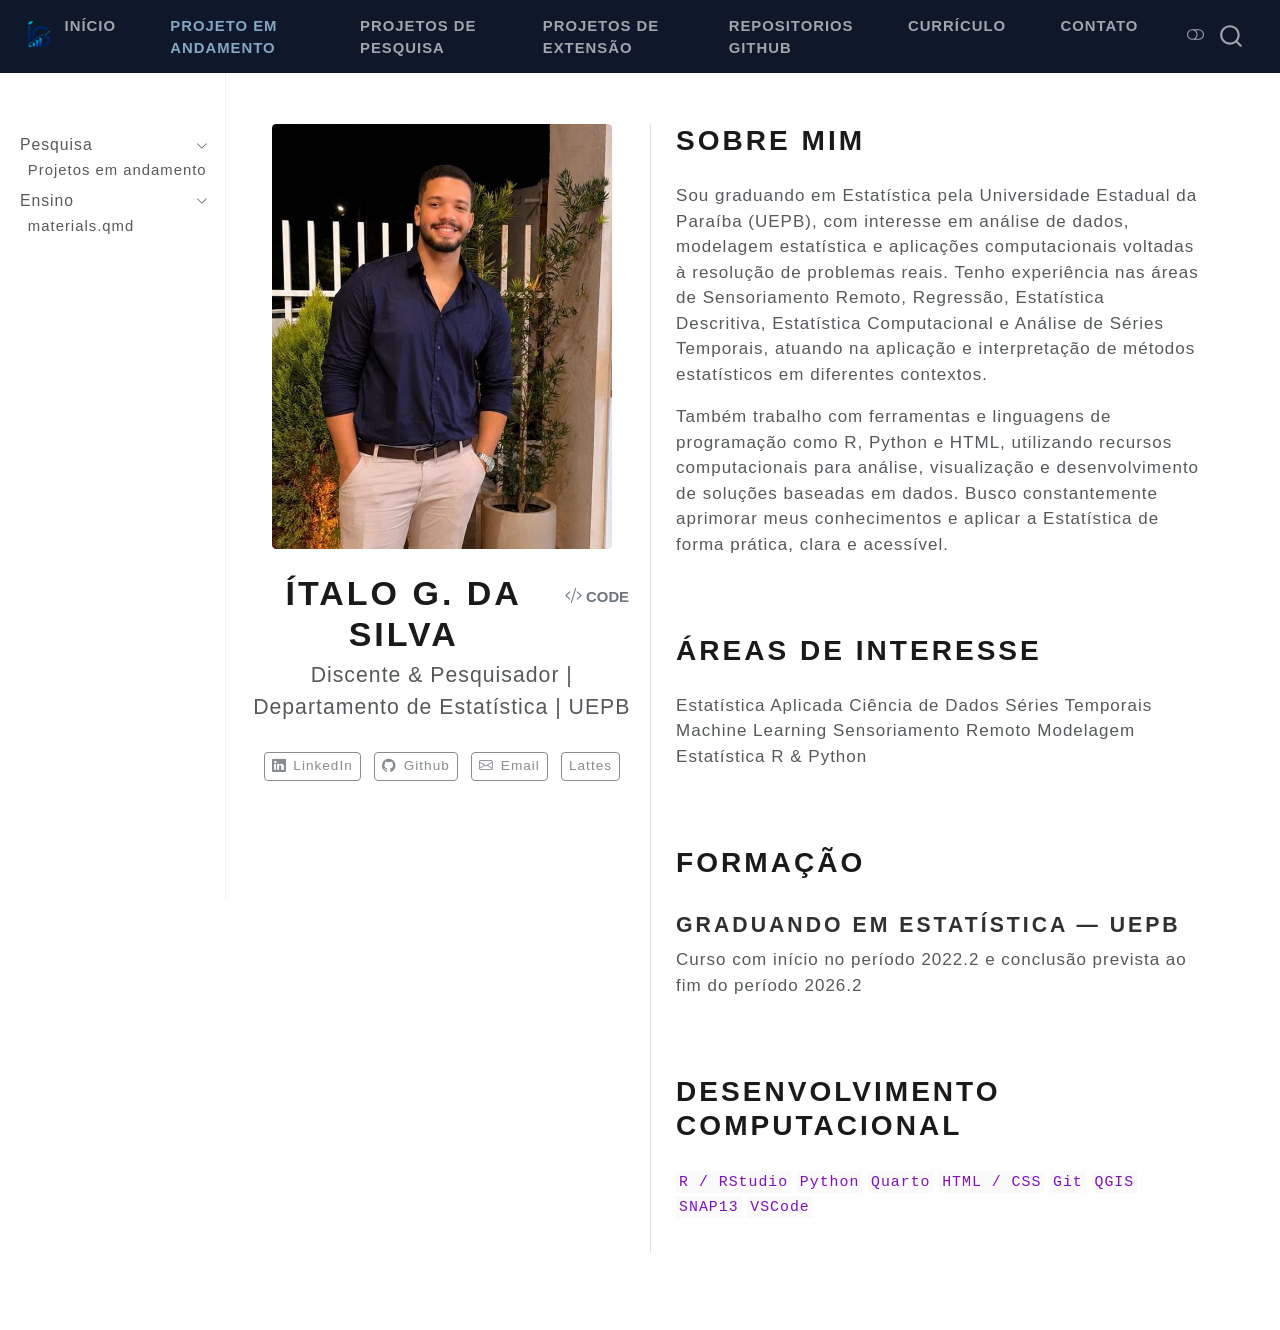
<file: docs/pagina_inicial.html>
<!DOCTYPE html>
<html xmlns="http://www.w3.org/1999/xhtml" lang="en" xml:lang="en"><head>

<meta charset="utf-8">
<meta name="generator" content="quarto-1.9.37">

<meta name="viewport" content="width=device-width, initial-scale=1.0, user-scalable=yes">


<title>Ítalo G. da Silva</title>
<style>
/* Default styles provided by pandoc.
** See https://pandoc.org/MANUAL.html#variables-for-html for config info.
*/
code{white-space: pre-wrap;}
span.smallcaps{font-variant: small-caps;}
div.columns{display: flex; gap: min(4vw, 1.5em);}
div.column{flex: auto; overflow-x: auto;}
div.hanging-indent{margin-left: 1.5em; text-indent: -1.5em;}
ul.task-list{list-style: none;}
ul.task-list li input[type="checkbox"] {
  width: 0.8em;
  margin: 0 0.8em 0.2em -1em; /* quarto-specific, see https://github.com/quarto-dev/quarto-cli/issues/4556 */ 
  vertical-align: middle;
}
/* CSS for syntax highlighting */
html { -webkit-text-size-adjust: 100%; }
pre > code.sourceCode { white-space: pre; position: relative; }
pre > code.sourceCode > span { display: inline-block; line-height: 1.25; }
pre > code.sourceCode > span:empty { height: 1.2em; }
.sourceCode { overflow: visible; }
code.sourceCode > span { color: inherit; text-decoration: inherit; }
div.sourceCode { margin: 1em 0; }
pre.sourceCode { margin: 0; }
@media screen {
div.sourceCode { overflow: auto; }
}
@media print {
pre > code.sourceCode { white-space: pre-wrap; }
pre > code.sourceCode > span { text-indent: -5em; padding-left: 5em; }
}
pre.numberSource code
  { counter-reset: source-line 0; }
pre.numberSource code > span
  { position: relative; left: -4em; counter-increment: source-line; }
pre.numberSource code > span > a:first-child::before
  { content: counter(source-line);
    position: relative; left: -1em; text-align: right; vertical-align: baseline;
    border: none; display: inline-block;
    -webkit-touch-callout: none; -webkit-user-select: none;
    -khtml-user-select: none; -moz-user-select: none;
    -ms-user-select: none; user-select: none;
    padding: 0 4px; width: 4em;
  }
pre.numberSource { margin-left: 3em;  padding-left: 4px; }
div.sourceCode
  {   }
@media screen {
pre > code.sourceCode > span > a:first-child::before { text-decoration: underline; }
}
</style>


<script src="site_libs/quarto-nav/quarto-nav.js"></script>
<script src="site_libs/quarto-nav/headroom.min.js"></script>
<script src="site_libs/clipboard/clipboard.min.js"></script>
<script src="site_libs/quarto-search/autocomplete.umd.js"></script>
<script src="site_libs/quarto-search/fuse.min.js"></script>
<script src="site_libs/quarto-search/quarto-search.js"></script>
<meta name="quarto:offset" content="./">
<script src="site_libs/quarto-html/quarto.js" type="module"></script>
<script src="site_libs/quarto-html/tabsets/tabsets.js" type="module"></script>
<script src="site_libs/quarto-html/popper.min.js"></script>
<script src="site_libs/quarto-html/tippy.umd.min.js"></script>
<link href="site_libs/quarto-html/tippy.css" rel="stylesheet">
<link href="site_libs/quarto-html/quarto-syntax-highlighting-7f8f88aac4f3542376d5c11b86a4c14d.css" rel="stylesheet" class="quarto-color-scheme" id="quarto-text-highlighting-styles">
<link href="site_libs/quarto-html/quarto-syntax-highlighting-dark-d0ae9245876894da5ac7e18953ecc5cc.css" rel="stylesheet" class="quarto-color-scheme quarto-color-alternate" id="quarto-text-highlighting-styles">
<link href="site_libs/quarto-html/quarto-syntax-highlighting-7f8f88aac4f3542376d5c11b86a4c14d.css" rel="stylesheet" class="quarto-color-scheme-extra" id="quarto-text-highlighting-styles">
<script src="site_libs/bootstrap/bootstrap.min.js"></script>
<link href="site_libs/bootstrap/bootstrap-icons.css" rel="stylesheet">
<link href="site_libs/bootstrap/bootstrap-876971277e83128f2ff74aee0317293c.min.css" rel="stylesheet" append-hash="true" class="quarto-color-scheme" id="quarto-bootstrap" data-mode="light">
<link href="site_libs/bootstrap/bootstrap-dark-9f76429a508d5f4675b0162a17d54ffa.min.css" rel="stylesheet" append-hash="true" class="quarto-color-scheme quarto-color-alternate" id="quarto-bootstrap" data-mode="dark">
<link href="site_libs/bootstrap/bootstrap-876971277e83128f2ff74aee0317293c.min.css" rel="stylesheet" append-hash="true" class="quarto-color-scheme-extra" id="quarto-bootstrap" data-mode="light">
<script id="quarto-search-options" type="application/json">{
  "location": "navbar",
  "copy-button": false,
  "collapse-after": 3,
  "panel-placement": "end",
  "type": "overlay",
  "limit": 50,
  "keyboard-shortcut": [
    "f",
    "/",
    "s"
  ],
  "show-item-context": false,
  "language": {
    "search-no-results-text": "No results",
    "search-matching-documents-text": "matching documents",
    "search-copy-link-title": "Copy link to search",
    "search-hide-matches-text": "Hide additional matches",
    "search-more-match-text": "more match in this document",
    "search-more-matches-text": "more matches in this document",
    "search-clear-button-title": "Clear",
    "search-text-placeholder": "",
    "search-detached-cancel-button-title": "Cancel",
    "search-submit-button-title": "Submit",
    "search-label": "Search"
  }
}</script>


<link rel="stylesheet" href="styles.css">
</head>

<body class="nav-sidebar docked nav-fixed fullcontent quarto-light"><script id="quarto-html-before-body" type="application/javascript">
    const toggleBodyColorMode = (bsSheetEl) => {
      const mode = bsSheetEl.getAttribute("data-mode");
      const bodyEl = window.document.querySelector("body");
      if (mode === "dark") {
        bodyEl.classList.add("quarto-dark");
        bodyEl.classList.remove("quarto-light");
      } else {
        bodyEl.classList.add("quarto-light");
        bodyEl.classList.remove("quarto-dark");
      }
    }
    const toggleBodyColorPrimary = () => {
      const bsSheetEl = window.document.querySelector("link#quarto-bootstrap:not([rel=disabled-stylesheet])");
      if (bsSheetEl) {
        toggleBodyColorMode(bsSheetEl);
      }
    }
    const setColorSchemeToggle = (alternate) => {
      const toggles = window.document.querySelectorAll('.quarto-color-scheme-toggle');
      for (let i=0; i < toggles.length; i++) {
        const toggle = toggles[i];
        if (toggle) {
          if (alternate) {
            toggle.classList.add("alternate");
          } else {
            toggle.classList.remove("alternate");
          }
        }
      }
    };
    const toggleColorMode = (alternate) => {
      // Switch the stylesheets
      const primaryStylesheets = window.document.querySelectorAll('link.quarto-color-scheme:not(.quarto-color-alternate)');
      const alternateStylesheets = window.document.querySelectorAll('link.quarto-color-scheme.quarto-color-alternate');
      manageTransitions('#quarto-margin-sidebar .nav-link', false);
      if (alternate) {
        // note: dark is layered on light, we don't disable primary!
        enableStylesheet(alternateStylesheets);
        for (const sheetNode of alternateStylesheets) {
          if (sheetNode.id === "quarto-bootstrap") {
            toggleBodyColorMode(sheetNode);
          }
        }
      } else {
        disableStylesheet(alternateStylesheets);
        enableStylesheet(primaryStylesheets)
        toggleBodyColorPrimary();
      }
      manageTransitions('#quarto-margin-sidebar .nav-link', true);
      // Switch the toggles
      setColorSchemeToggle(alternate)
      // Hack to workaround the fact that safari doesn't
      // properly recolor the scrollbar when toggling (#1455)
      if (navigator.userAgent.indexOf('Safari') > 0 && navigator.userAgent.indexOf('Chrome') == -1) {
        manageTransitions("body", false);
        window.scrollTo(0, 1);
        setTimeout(() => {
          window.scrollTo(0, 0);
          manageTransitions("body", true);
        }, 40);
      }
    }
    const disableStylesheet = (stylesheets) => {
      for (let i=0; i < stylesheets.length; i++) {
        const stylesheet = stylesheets[i];
        stylesheet.rel = 'disabled-stylesheet';
      }
    }
    const enableStylesheet = (stylesheets) => {
      for (let i=0; i < stylesheets.length; i++) {
        const stylesheet = stylesheets[i];
        if(stylesheet.rel !== 'stylesheet') { // for Chrome, which will still FOUC without this check
          stylesheet.rel = 'stylesheet';
        }
      }
    }
    const manageTransitions = (selector, allowTransitions) => {
      const els = window.document.querySelectorAll(selector);
      for (let i=0; i < els.length; i++) {
        const el = els[i];
        if (allowTransitions) {
          el.classList.remove('notransition');
        } else {
          el.classList.add('notransition');
        }
      }
    }
    const isFileUrl = () => {
      return window.location.protocol === 'file:';
    }
    const hasAlternateSentinel = () => {
      let styleSentinel = getColorSchemeSentinel();
      if (styleSentinel !== null) {
        return styleSentinel === "alternate";
      } else {
        return false;
      }
    }
    const setStyleSentinel = (alternate) => {
      const value = alternate ? "alternate" : "default";
      if (!isFileUrl()) {
        window.localStorage.setItem("quarto-color-scheme", value);
      } else {
        localAlternateSentinel = value;
      }
    }
    const getColorSchemeSentinel = () => {
      if (!isFileUrl()) {
        const storageValue = window.localStorage.getItem("quarto-color-scheme");
        return storageValue != null ? storageValue : localAlternateSentinel;
      } else {
        return localAlternateSentinel;
      }
    }
    const toggleGiscusIfUsed = (isAlternate, darkModeDefault) => {
      const baseTheme = document.querySelector('#giscus-base-theme')?.value ?? 'light';
      const alternateTheme = document.querySelector('#giscus-alt-theme')?.value ?? 'dark';
      let newTheme = '';
      if(authorPrefersDark) {
        newTheme = isAlternate ? baseTheme : alternateTheme;
      } else {
        newTheme = isAlternate ? alternateTheme : baseTheme;
      }
      const changeGiscusTheme = () => {
        // From: https://github.com/giscus/giscus/issues/336
        const sendMessage = (message) => {
          const iframe = document.querySelector('iframe.giscus-frame');
          if (!iframe) return;
          iframe.contentWindow.postMessage({ giscus: message }, 'https://giscus.app');
        }
        sendMessage({
          setConfig: {
            theme: newTheme
          }
        });
      }
      const isGiscussLoaded = window.document.querySelector('iframe.giscus-frame') !== null;
      if (isGiscussLoaded) {
        changeGiscusTheme();
      }
    };
    const authorPrefersDark = false;
    const darkModeDefault = authorPrefersDark;
      document.querySelector('link#quarto-text-highlighting-styles.quarto-color-scheme-extra').rel = 'disabled-stylesheet';
      document.querySelector('link#quarto-bootstrap.quarto-color-scheme-extra').rel = 'disabled-stylesheet';
    let localAlternateSentinel = darkModeDefault ? 'alternate' : 'default';
    // Dark / light mode switch
    window.quartoToggleColorScheme = () => {
      // Read the current dark / light value
      let toAlternate = !hasAlternateSentinel();
      toggleColorMode(toAlternate);
      setStyleSentinel(toAlternate);
      toggleGiscusIfUsed(toAlternate, darkModeDefault);
      window.dispatchEvent(new Event('resize'));
    };
    // Switch to dark mode if need be
    if (hasAlternateSentinel()) {
      toggleColorMode(true);
    } else {
      toggleColorMode(false);
    }
  </script>

<div id="quarto-search-results"></div>
  <header id="quarto-header" class="headroom fixed-top">
    <nav class="navbar navbar-expand-lg " data-bs-theme="dark">
      <div class="navbar-container container-fluid">
      <div class="navbar-brand-container mx-auto">
    <a href="./index.html" class="navbar-brand navbar-brand-logo">
    <img src="./logo.png" alt="" class="navbar-logo light-content">
    <img src="./logo.png" alt="" class="navbar-logo dark-content">
    </a>
  </div>
            <div id="quarto-search" class="" title="Search"></div>
          <button class="navbar-toggler" type="button" data-bs-toggle="collapse" data-bs-target="#navbarCollapse" aria-controls="navbarCollapse" role="menu" aria-expanded="false" aria-label="Toggle navigation" onclick="if (window.quartoToggleHeadroom) { window.quartoToggleHeadroom(); }">
  <span class="navbar-toggler-icon"></span>
</button>
          <div class="collapse navbar-collapse" id="navbarCollapse">
            <ul class="navbar-nav navbar-nav-scroll me-auto">
  <li class="nav-item">
    <a class="nav-link" href="./index.html"> 
<span class="menu-text">Início</span></a>
  </li>  
  <li class="nav-item">
    <a class="nav-link active" href="./projects.html" aria-current="page"> 
<span class="menu-text">Projeto em Andamento</span></a>
  </li>  
  <li class="nav-item">
    <a class="nav-link" href="./projeto1.html"> 
<span class="menu-text">Projetos de pesquisa</span></a>
  </li>  
  <li class="nav-item">
    <a class="nav-link" href="./projeto2.html"> 
<span class="menu-text">Projetos de extensão</span></a>
  </li>  
  <li class="nav-item">
    <a class="nav-link" href="./repositorios.html"> 
<span class="menu-text">Repositorios GitHub</span></a>
  </li>  
  <li class="nav-item">
    <a class="nav-link" href="./cv.html"> 
<span class="menu-text">Currículo</span></a>
  </li>  
  <li class="nav-item">
    <a class="nav-link" href="./contact.html"> 
<span class="menu-text">Contato</span></a>
  </li>  
</ul>
          </div> <!-- /navcollapse -->
            <div class="quarto-navbar-tools">
  <a href="" class="quarto-color-scheme-toggle quarto-navigation-tool  px-1" onclick="window.quartoToggleColorScheme(); return false;" title="Toggle dark mode"><i class="bi"></i></a>
</div>
      </div> <!-- /container-fluid -->
    </nav>
  <nav class="quarto-secondary-nav">
    <div class="container-fluid d-flex">
      <button type="button" class="quarto-btn-toggle btn" data-bs-toggle="collapse" role="button" data-bs-target=".quarto-sidebar-collapse-item" aria-controls="quarto-sidebar" aria-expanded="false" aria-label="Toggle sidebar navigation" onclick="if (window.quartoToggleHeadroom) { window.quartoToggleHeadroom(); }">
        <i class="bi bi-layout-text-sidebar-reverse"></i>
      </button>
        <nav class="quarto-page-breadcrumbs" aria-label="breadcrumb"><ol class="breadcrumb"><li class="breadcrumb-item">Ítalo G. da Silva</li></ol></nav>
        <a class="flex-grow-1" role="navigation" data-bs-toggle="collapse" data-bs-target=".quarto-sidebar-collapse-item" aria-controls="quarto-sidebar" aria-expanded="false" aria-label="Toggle sidebar navigation" onclick="if (window.quartoToggleHeadroom) { window.quartoToggleHeadroom(); }">      
        </a>
      <button type="button" class="btn quarto-search-button" aria-label="Search" onclick="window.quartoOpenSearch();">
        <i class="bi bi-search"></i>
      </button>
    </div>
  </nav>
</header>
<!-- content -->
<div id="quarto-content" class="quarto-container page-columns page-rows-contents page-layout-article page-navbar">
<!-- sidebar -->
  <nav id="quarto-sidebar" class="sidebar collapse collapse-horizontal quarto-sidebar-collapse-item sidebar-navigation docked overflow-auto">
        <div class="mt-2 flex-shrink-0 align-items-center">
        <div class="sidebar-search">
        <div id="quarto-search" class="" title="Search"></div>
        </div>
        </div>
    <div class="sidebar-menu-container"> 
    <ul class="list-unstyled mt-1">
        <li class="sidebar-item sidebar-item-section">
      <div class="sidebar-item-container"> 
            <a class="sidebar-item-text sidebar-link text-start" data-bs-toggle="collapse" data-bs-target="#quarto-sidebar-section-1" role="navigation" aria-expanded="true">
 <span class="menu-text">Pesquisa</span></a>
          <a class="sidebar-item-toggle text-start" data-bs-toggle="collapse" data-bs-target="#quarto-sidebar-section-1" role="navigation" aria-expanded="true" aria-label="Toggle section">
            <i class="bi bi-chevron-right ms-2"></i>
          </a> 
      </div>
      <ul id="quarto-sidebar-section-1" class="collapse list-unstyled sidebar-section depth1 show">  
          <li class="sidebar-item">
  <div class="sidebar-item-container"> 
  <a href="./projects.html" class="sidebar-item-text sidebar-link">
 <span class="menu-text">Projetos em andamento</span></a>
  </div>
</li>
      </ul>
  </li>
        <li class="sidebar-item sidebar-item-section">
      <div class="sidebar-item-container"> 
            <a class="sidebar-item-text sidebar-link text-start" data-bs-toggle="collapse" data-bs-target="#quarto-sidebar-section-2" role="navigation" aria-expanded="true">
 <span class="menu-text">Ensino</span></a>
          <a class="sidebar-item-toggle text-start" data-bs-toggle="collapse" data-bs-target="#quarto-sidebar-section-2" role="navigation" aria-expanded="true" aria-label="Toggle section">
            <i class="bi bi-chevron-right ms-2"></i>
          </a> 
      </div>
      <ul id="quarto-sidebar-section-2" class="collapse list-unstyled sidebar-section depth1 show">  
          <li class="sidebar-item">
 <span class="menu-text">materials.qmd</span>
  </li>
      </ul>
  </li>
    </ul>
    </div>
</nav>
<div id="quarto-sidebar-glass" class="quarto-sidebar-collapse-item" data-bs-toggle="collapse" data-bs-target=".quarto-sidebar-collapse-item"></div>
<!-- margin-sidebar -->
    
<!-- main -->
<div class="quarto-about-trestles">
  <div class="about-entity">
    <img src="perfil.jpg" class="about-image
  rounded " style="width: 20em;">
<header id="title-block-header" class="quarto-title-block default">
<div class="quarto-title">
<div class="quarto-title-block"><div><h1 class="title">Ítalo G. da Silva</h1><button type="button" class="btn code-tools-button" id="quarto-code-tools-source"><i class="bi"></i> Code</button></div></div>
<p class="subtitle lead">Discente &amp; Pesquisador | Departamento de Estatística | UEPB</p>
</div>
<div class="quarto-title-meta">
  </div>
</header>
    <div class="about-links">
  <a href="https://www.linkedin.com/in/..." class="about-link" rel="" target="">
    <i class="bi bi-linkedin"></i>
     <span class="about-link-text">LinkedIn</span>
  </a>
  <a href="https://github.com/itgaab" class="about-link" rel="" target="">
    <i class="bi bi-github"></i>
     <span class="about-link-text">Github</span>
  </a>
  <a href="mailto:italozil08@gmail.com" class="about-link" rel="" target="">
    <i class="bi bi-envelope"></i>
     <span class="about-link-text">Email</span>
  </a>
  <a href="https://lattes.cnpq.br/seu-id" class="about-link" rel="" target="">
     <span class="about-link-text">Lattes</span>
  </a>
</div>
  </div>
  <div class="about-contents"><main class="content" id="quarto-document-content">

<section id="sobre" class="level2">
<h2 data-anchor-id="sobre">SOBRE MIM</h2>
<p>Sou graduando em Estatística pela Universidade Estadual da Paraíba (UEPB), com interesse em análise de dados, modelagem estatística e aplicações computacionais voltadas à resolução de problemas reais. Tenho experiência nas áreas de Sensoriamento Remoto, Regressão, Estatística Descritiva, Estatística Computacional e Análise de Séries Temporais, atuando na aplicação e interpretação de métodos estatísticos em diferentes contextos.</p>
<p>Também trabalho com ferramentas e linguagens de programação como R, Python e HTML, utilizando recursos computacionais para análise, visualização e desenvolvimento de soluções baseadas em dados. Busco constantemente aprimorar meus conhecimentos e aplicar a Estatística de forma prática, clara e acessível.</p>
<p><br></p>
</section>
<section id="áreas-de-interesse" class="level2">
<h2 data-anchor-id="áreas-de-interesse">ÁREAS DE INTERESSE</h2>
<div class="areas">
<p><span>Estatística Aplicada</span> <span>Ciência de Dados</span> <span>Séries Temporais</span> <span>Machine Learning</span> <span>Sensoriamento Remoto</span> <span>Modelagem Estatística</span> <span>R &amp; Python</span></p>
</div>
<p><br></p>
</section>
<section id="formação" class="level2">
<h2 data-anchor-id="formação">FORMAÇÃO</h2>
<div class="timeline">
<section id="graduando-em-estatística-uepb" class="level4 timeline-item">
<h4 data-anchor-id="graduando-em-estatística-uepb">Graduando em Estatística — UEPB</h4>
<p>Curso com início no período 2022.2 e conclusão prevista ao fim do período 2026.2</p>
</section>
</div>
<p><br></p>
</section>
<section id="desenvolvimento-computacional" class="level2">
<h2 data-anchor-id="desenvolvimento-computacional">DESENVOLVIMENTO COMPUTACIONAL</h2>
<div class="timeline">
<div class="timeline-item">
<p><code>R / RStudio</code> <code>Python</code> <code>Quarto</code> <code>HTML / CSS</code> <code>Git</code> <code>QGIS</code> <code>SNAP13</code> <code>VSCode</code></p>
</div>
</div>


<!-- -->
</section>
</main></div>
</div>
 <!-- /main -->
<script id="quarto-html-after-body" type="application/javascript">
  window.document.addEventListener("DOMContentLoaded", function (event) {
    // Ensure there is a toggle, if there isn't float one in the top right
    if (window.document.querySelector('.quarto-color-scheme-toggle') === null) {
      const a = window.document.createElement('a');
      a.classList.add('top-right');
      a.classList.add('quarto-color-scheme-toggle');
      a.href = "";
      a.onclick = function() { try { window.quartoToggleColorScheme(); } catch {} return false; };
      const i = window.document.createElement("i");
      i.classList.add('bi');
      a.appendChild(i);
      window.document.body.appendChild(a);
    }
    setColorSchemeToggle(hasAlternateSentinel())
    const isCodeAnnotation = (el) => {
      for (const clz of el.classList) {
        if (clz.startsWith('code-annotation-')) {                     
          return true;
        }
      }
      return false;
    }
    const onCopySuccess = function(e) {
      // button target
      const button = e.trigger;
      // don't keep focus
      button.blur();
      // flash "checked"
      button.classList.add('code-copy-button-checked');
      var currentTitle = button.getAttribute("title");
      button.setAttribute("title", "Copied!");
      let tooltip;
      if (window.bootstrap) {
        button.setAttribute("data-bs-toggle", "tooltip");
        button.setAttribute("data-bs-placement", "left");
        button.setAttribute("data-bs-title", "Copied!");
        tooltip = new bootstrap.Tooltip(button, 
          { trigger: "manual", 
            customClass: "code-copy-button-tooltip",
            offset: [0, -8]});
        tooltip.show();    
      }
      setTimeout(function() {
        if (tooltip) {
          tooltip.hide();
          button.removeAttribute("data-bs-title");
          button.removeAttribute("data-bs-toggle");
          button.removeAttribute("data-bs-placement");
        }
        button.setAttribute("title", currentTitle);
        button.classList.remove('code-copy-button-checked');
      }, 1000);
      // clear code selection
      e.clearSelection();
    }
    const getTextToCopy = function(trigger) {
      const outerScaffold = trigger.parentElement.cloneNode(true);
      const codeEl = outerScaffold.querySelector('code');
      for (const childEl of codeEl.children) {
        if (isCodeAnnotation(childEl)) {
          childEl.remove();
        }
      }
      return codeEl.innerText;
    }
    const clipboard = new window.ClipboardJS('.code-copy-button:not([data-in-quarto-modal])', {
      text: getTextToCopy
    });
    clipboard.on('success', onCopySuccess);
    if (window.document.getElementById('quarto-embedded-source-code-modal')) {
      const clipboardModal = new window.ClipboardJS('.code-copy-button[data-in-quarto-modal]', {
        text: getTextToCopy,
        container: window.document.getElementById('quarto-embedded-source-code-modal')
      });
      clipboardModal.on('success', onCopySuccess);
    }
    const viewSource = window.document.getElementById('quarto-view-source') ||
                       window.document.getElementById('quarto-code-tools-source');
    if (viewSource) {
      const sourceUrl = viewSource.getAttribute("data-quarto-source-url");
      viewSource.addEventListener("click", function(e) {
        if (sourceUrl) {
          // rstudio viewer pane
          if (/\bcapabilities=\b/.test(window.location)) {
            window.open(sourceUrl);
          } else {
            window.location.href = sourceUrl;
          }
        } else {
          const modal = new bootstrap.Modal(document.getElementById('quarto-embedded-source-code-modal'));
          modal.show();
        }
        return false;
      });
    }
    function toggleCodeHandler(show) {
      return function(e) {
        const detailsSrc = window.document.querySelectorAll(".cell > details > .sourceCode");
        for (let i=0; i<detailsSrc.length; i++) {
          const details = detailsSrc[i].parentElement;
          if (show) {
            details.open = true;
          } else {
            details.removeAttribute("open");
          }
        }
        const cellCodeDivs = window.document.querySelectorAll(".cell > .sourceCode");
        const fromCls = show ? "hidden" : "unhidden";
        const toCls = show ? "unhidden" : "hidden";
        for (let i=0; i<cellCodeDivs.length; i++) {
          const codeDiv = cellCodeDivs[i];
          if (codeDiv.classList.contains(fromCls)) {
            codeDiv.classList.remove(fromCls);
            codeDiv.classList.add(toCls);
          } 
        }
        return false;
      }
    }
    const hideAllCode = window.document.getElementById("quarto-hide-all-code");
    if (hideAllCode) {
      hideAllCode.addEventListener("click", toggleCodeHandler(false));
    }
    const showAllCode = window.document.getElementById("quarto-show-all-code");
    if (showAllCode) {
      showAllCode.addEventListener("click", toggleCodeHandler(true));
    }
      var localhostRegex = new RegExp(/^(?:http|https):\/\/localhost\:?[0-9]*\//);
      var mailtoRegex = new RegExp(/^mailto:/);
        var filterRegex = new RegExp('/' + window.location.host + '/');
      var isInternal = (href) => {
          return filterRegex.test(href) || localhostRegex.test(href) || mailtoRegex.test(href);
      }
      // Inspect non-navigation links and adorn them if external
     var links = window.document.querySelectorAll('a[href]:not(.nav-link):not(.navbar-brand):not(.toc-action):not(.sidebar-link):not(.sidebar-item-toggle):not(.pagination-link):not(.no-external):not([aria-hidden]):not(.dropdown-item):not(.quarto-navigation-tool):not(.about-link)');
      for (var i=0; i<links.length; i++) {
        const link = links[i];
        if (!isInternal(link.href)) {
          // undo the damage that might have been done by quarto-nav.js in the case of
          // links that we want to consider external
          if (link.dataset.originalHref !== undefined) {
            link.href = link.dataset.originalHref;
          }
        }
      }
    function tippyHover(el, contentFn, onTriggerFn, onUntriggerFn) {
      const config = {
        allowHTML: true,
        maxWidth: 500,
        delay: 100,
        arrow: false,
        appendTo: function(el) {
            return el.parentElement;
        },
        interactive: true,
        interactiveBorder: 10,
        theme: 'quarto',
        placement: 'bottom-start',
      };
      if (contentFn) {
        config.content = contentFn;
      }
      if (onTriggerFn) {
        config.onTrigger = onTriggerFn;
      }
      if (onUntriggerFn) {
        config.onUntrigger = onUntriggerFn;
      }
      window.tippy(el, config); 
    }
    const noterefs = window.document.querySelectorAll('a[role="doc-noteref"]');
    for (var i=0; i<noterefs.length; i++) {
      const ref = noterefs[i];
      tippyHover(ref, function() {
        // use id or data attribute instead here
        let href = ref.getAttribute('data-footnote-href') || ref.getAttribute('href');
        try { href = new URL(href).hash; } catch {}
        const id = href.replace(/^#\/?/, "");
        const note = window.document.getElementById(id);
        if (note) {
          return note.innerHTML;
        } else {
          return "";
        }
      });
    }
    const xrefs = window.document.querySelectorAll('a.quarto-xref');
    const processXRef = (id, note) => {
      // Strip column container classes
      const stripColumnClz = (el) => {
        el.classList.remove("page-full", "page-columns");
        if (el.children) {
          for (const child of el.children) {
            stripColumnClz(child);
          }
        }
      }
      stripColumnClz(note)
      if (id === null || id.startsWith('sec-')) {
        // Special case sections, only their first couple elements
        const container = document.createElement("div");
        if (note.children && note.children.length > 2) {
          container.appendChild(note.children[0].cloneNode(true));
          for (let i = 1; i < note.children.length; i++) {
            const child = note.children[i];
            if (child.tagName === "P" && child.innerText === "") {
              continue;
            } else {
              container.appendChild(child.cloneNode(true));
              break;
            }
          }
          if (window.Quarto?.typesetMath) {
            window.Quarto.typesetMath(container);
          }
          return container.innerHTML
        } else {
          if (window.Quarto?.typesetMath) {
            window.Quarto.typesetMath(note);
          }
          return note.innerHTML;
        }
      } else {
        // Remove any anchor links if they are present
        const anchorLink = note.querySelector('a.anchorjs-link');
        if (anchorLink) {
          anchorLink.remove();
        }
        if (window.Quarto?.typesetMath) {
          window.Quarto.typesetMath(note);
        }
        if (note.classList.contains("callout")) {
          return note.outerHTML;
        } else {
          return note.innerHTML;
        }
      }
    }
    for (var i=0; i<xrefs.length; i++) {
      const xref = xrefs[i];
      tippyHover(xref, undefined, function(instance) {
        instance.disable();
        let url = xref.getAttribute('href');
        let hash = undefined; 
        if (url.startsWith('#')) {
          hash = url;
        } else {
          try { hash = new URL(url).hash; } catch {}
        }
        if (hash) {
          const id = hash.replace(/^#\/?/, "");
          const note = window.document.getElementById(id);
          if (note !== null) {
            try {
              const html = processXRef(id, note.cloneNode(true));
              instance.setContent(html);
            } finally {
              instance.enable();
              instance.show();
            }
          } else {
            // See if we can fetch this
            fetch(url.split('#')[0])
            .then(res => res.text())
            .then(html => {
              const parser = new DOMParser();
              const htmlDoc = parser.parseFromString(html, "text/html");
              const note = htmlDoc.getElementById(id);
              if (note !== null) {
                const html = processXRef(id, note);
                instance.setContent(html);
              } 
            }).finally(() => {
              instance.enable();
              instance.show();
            });
          }
        } else {
          // See if we can fetch a full url (with no hash to target)
          // This is a special case and we should probably do some content thinning / targeting
          fetch(url)
          .then(res => res.text())
          .then(html => {
            const parser = new DOMParser();
            const htmlDoc = parser.parseFromString(html, "text/html");
            const note = htmlDoc.querySelector('main.content');
            if (note !== null) {
              // This should only happen for chapter cross references
              // (since there is no id in the URL)
              // remove the first header
              if (note.children.length > 0 && note.children[0].tagName === "HEADER") {
                note.children[0].remove();
              }
              const html = processXRef(null, note);
              instance.setContent(html);
            } 
          }).finally(() => {
            instance.enable();
            instance.show();
          });
        }
      }, function(instance) {
      });
    }
        let selectedAnnoteEl;
        const selectorForAnnotation = ( cell, annotation) => {
          let cellAttr = 'data-code-cell="' + cell + '"';
          let lineAttr = 'data-code-annotation="' +  annotation + '"';
          const selector = 'span[' + cellAttr + '][' + lineAttr + ']';
          return selector;
        }
        const selectCodeLines = (annoteEl) => {
          const doc = window.document;
          const targetCell = annoteEl.getAttribute("data-target-cell");
          const targetAnnotation = annoteEl.getAttribute("data-target-annotation");
          const annoteSpan = window.document.querySelector(selectorForAnnotation(targetCell, targetAnnotation));
          const lines = annoteSpan.getAttribute("data-code-lines").split(",");
          const lineIds = lines.map((line) => {
            return targetCell + "-" + line;
          })
          let top = null;
          let height = null;
          let parent = null;
          if (lineIds.length > 0) {
              //compute the position of the single el (top and bottom and make a div)
              const el = window.document.getElementById(lineIds[0]);
              top = el.offsetTop;
              height = el.offsetHeight;
              parent = el.parentElement.parentElement;
            if (lineIds.length > 1) {
              const lastEl = window.document.getElementById(lineIds[lineIds.length - 1]);
              const bottom = lastEl.offsetTop + lastEl.offsetHeight;
              height = bottom - top;
            }
            if (top !== null && height !== null && parent !== null) {
              // cook up a div (if necessary) and position it 
              let div = window.document.getElementById("code-annotation-line-highlight");
              if (div === null) {
                div = window.document.createElement("div");
                div.setAttribute("id", "code-annotation-line-highlight");
                div.style.position = 'absolute';
                parent.appendChild(div);
              }
              div.style.top = top - 2 + "px";
              div.style.height = height + 4 + "px";
              div.style.left = 0;
              let gutterDiv = window.document.getElementById("code-annotation-line-highlight-gutter");
              if (gutterDiv === null) {
                gutterDiv = window.document.createElement("div");
                gutterDiv.setAttribute("id", "code-annotation-line-highlight-gutter");
                gutterDiv.style.position = 'absolute';
                const codeCell = window.document.getElementById(targetCell);
                const gutter = codeCell.querySelector('.code-annotation-gutter');
                gutter.appendChild(gutterDiv);
              }
              gutterDiv.style.top = top - 2 + "px";
              gutterDiv.style.height = height + 4 + "px";
            }
            selectedAnnoteEl = annoteEl;
          }
        };
        const unselectCodeLines = () => {
          const elementsIds = ["code-annotation-line-highlight", "code-annotation-line-highlight-gutter"];
          elementsIds.forEach((elId) => {
            const div = window.document.getElementById(elId);
            if (div) {
              div.remove();
            }
          });
          selectedAnnoteEl = undefined;
        };
          // Handle positioning of the toggle
      window.addEventListener(
        "resize",
        throttle(() => {
          elRect = undefined;
          if (selectedAnnoteEl) {
            selectCodeLines(selectedAnnoteEl);
          }
        }, 10)
      );
      function throttle(fn, ms) {
      let throttle = false;
      let timer;
        return (...args) => {
          if(!throttle) { // first call gets through
              fn.apply(this, args);
              throttle = true;
          } else { // all the others get throttled
              if(timer) clearTimeout(timer); // cancel #2
              timer = setTimeout(() => {
                fn.apply(this, args);
                timer = throttle = false;
              }, ms);
          }
        };
      }
        // Attach click handler to the DT
        const annoteDls = window.document.querySelectorAll('dt[data-target-cell]');
        for (const annoteDlNode of annoteDls) {
          annoteDlNode.addEventListener('click', (event) => {
            const clickedEl = event.target;
            if (clickedEl !== selectedAnnoteEl) {
              unselectCodeLines();
              const activeEl = window.document.querySelector('dt[data-target-cell].code-annotation-active');
              if (activeEl) {
                activeEl.classList.remove('code-annotation-active');
              }
              selectCodeLines(clickedEl);
              clickedEl.classList.add('code-annotation-active');
            } else {
              // Unselect the line
              unselectCodeLines();
              clickedEl.classList.remove('code-annotation-active');
            }
          });
        }
    const findCites = (el) => {
      const parentEl = el.parentElement;
      if (parentEl) {
        const cites = parentEl.dataset.cites;
        if (cites) {
          return {
            el,
            cites: cites.split(' ')
          };
        } else {
          return findCites(el.parentElement)
        }
      } else {
        return undefined;
      }
    };
    var bibliorefs = window.document.querySelectorAll('a[role="doc-biblioref"]');
    for (var i=0; i<bibliorefs.length; i++) {
      const ref = bibliorefs[i];
      const citeInfo = findCites(ref);
      if (citeInfo) {
        tippyHover(citeInfo.el, function() {
          var popup = window.document.createElement('div');
          citeInfo.cites.forEach(function(cite) {
            var citeDiv = window.document.createElement('div');
            citeDiv.classList.add('hanging-indent');
            citeDiv.classList.add('csl-entry');
            var biblioDiv = window.document.getElementById('ref-' + cite);
            if (biblioDiv) {
              citeDiv.innerHTML = biblioDiv.innerHTML;
            }
            popup.appendChild(citeDiv);
          });
          return popup.innerHTML;
        });
      }
    }
  });
  </script><div class="modal fade" id="quarto-embedded-source-code-modal" tabindex="-1" aria-labelledby="quarto-embedded-source-code-modal-label" aria-hidden="true"><div class="modal-dialog modal-dialog-scrollable"><div class="modal-content"><div class="modal-header"><h5 class="modal-title" id="quarto-embedded-source-code-modal-label">Source Code</h5><button class="btn-close" data-bs-dismiss="modal"></button></div><div class="modal-body"><div class="">
<div class="code-copy-outer-scaffold"><div class="sourceCode" id="cb1" data-shortcodes="false"><pre class="sourceCode markdown code-with-copy"><code class="sourceCode markdown"><span id="cb1-1"><a href="#cb1-1" aria-hidden="true" tabindex="-1"></a><span class="co">---</span></span>
<span id="cb1-2"><a href="#cb1-2" aria-hidden="true" tabindex="-1"></a><span class="an">title:</span><span class="co"> "Ítalo G. da Silva"</span></span>
<span id="cb1-3"><a href="#cb1-3" aria-hidden="true" tabindex="-1"></a><span class="an">subtitle:</span><span class="co"> "Discente &amp; Pesquisador | Departamento de Estatística | UEPB"</span></span>
<span id="cb1-4"><a href="#cb1-4" aria-hidden="true" tabindex="-1"></a><span class="an">image:</span><span class="co"> perfil.jpg</span></span>
<span id="cb1-5"><a href="#cb1-5" aria-hidden="true" tabindex="-1"></a><span class="an">about:</span></span>
<span id="cb1-6"><a href="#cb1-6" aria-hidden="true" tabindex="-1"></a><span class="co">  template: trestles</span></span>
<span id="cb1-7"><a href="#cb1-7" aria-hidden="true" tabindex="-1"></a><span class="co">  links:</span></span>
<span id="cb1-8"><a href="#cb1-8" aria-hidden="true" tabindex="-1"></a><span class="co">    - icon: linkedin</span></span>
<span id="cb1-9"><a href="#cb1-9" aria-hidden="true" tabindex="-1"></a><span class="co">      text: LinkedIn</span></span>
<span id="cb1-10"><a href="#cb1-10" aria-hidden="true" tabindex="-1"></a><span class="co">      href: https://www.linkedin.com/in/...</span></span>
<span id="cb1-11"><a href="#cb1-11" aria-hidden="true" tabindex="-1"></a><span class="co">    - icon: github</span></span>
<span id="cb1-12"><a href="#cb1-12" aria-hidden="true" tabindex="-1"></a><span class="co">      text: Github</span></span>
<span id="cb1-13"><a href="#cb1-13" aria-hidden="true" tabindex="-1"></a><span class="co">      href: https://github.com/itgaab</span></span>
<span id="cb1-14"><a href="#cb1-14" aria-hidden="true" tabindex="-1"></a><span class="co">    - icon: envelope</span></span>
<span id="cb1-15"><a href="#cb1-15" aria-hidden="true" tabindex="-1"></a><span class="co">      text: Email</span></span>
<span id="cb1-16"><a href="#cb1-16" aria-hidden="true" tabindex="-1"></a><span class="co">      href: mailto:italozil08@gmail.com</span></span>
<span id="cb1-17"><a href="#cb1-17" aria-hidden="true" tabindex="-1"></a><span class="co">    - text: "Lattes"</span></span>
<span id="cb1-18"><a href="#cb1-18" aria-hidden="true" tabindex="-1"></a><span class="co">      href: https://lattes.cnpq.br/seu-id</span></span>
<span id="cb1-19"><a href="#cb1-19" aria-hidden="true" tabindex="-1"></a><span class="an">format:</span></span>
<span id="cb1-20"><a href="#cb1-20" aria-hidden="true" tabindex="-1"></a><span class="co">  html:</span></span>
<span id="cb1-21"><a href="#cb1-21" aria-hidden="true" tabindex="-1"></a><span class="co">    toc: false</span></span>
<span id="cb1-22"><a href="#cb1-22" aria-hidden="true" tabindex="-1"></a><span class="co">    css: styles.css</span></span>
<span id="cb1-23"><a href="#cb1-23" aria-hidden="true" tabindex="-1"></a><span class="co">---</span></span>
<span id="cb1-24"><a href="#cb1-24" aria-hidden="true" tabindex="-1"></a></span>
<span id="cb1-25"><a href="#cb1-25" aria-hidden="true" tabindex="-1"></a></span>
<span id="cb1-26"><a href="#cb1-26" aria-hidden="true" tabindex="-1"></a></span>
<span id="cb1-27"><a href="#cb1-27" aria-hidden="true" tabindex="-1"></a><span class="fu">## SOBRE MIM {#sobre}</span></span>
<span id="cb1-28"><a href="#cb1-28" aria-hidden="true" tabindex="-1"></a></span>
<span id="cb1-29"><a href="#cb1-29" aria-hidden="true" tabindex="-1"></a>Sou graduando em Estatística pela Universidade Estadual da Paraíba (UEPB), com interesse em análise de dados, modelagem estatística e aplicações computacionais voltadas à resolução de problemas reais. Tenho experiência nas áreas de Sensoriamento Remoto, Regressão, Estatística Descritiva, Estatística Computacional e Análise de Séries Temporais, atuando na aplicação e interpretação de métodos estatísticos em diferentes contextos.</span>
<span id="cb1-30"><a href="#cb1-30" aria-hidden="true" tabindex="-1"></a></span>
<span id="cb1-31"><a href="#cb1-31" aria-hidden="true" tabindex="-1"></a>Também trabalho com ferramentas e linguagens de programação como R, Python e HTML, utilizando recursos computacionais para análise, visualização e desenvolvimento de soluções baseadas em dados. Busco constantemente aprimorar meus conhecimentos e aplicar a Estatística de forma prática, clara e acessível.</span>
<span id="cb1-32"><a href="#cb1-32" aria-hidden="true" tabindex="-1"></a></span>
<span id="cb1-33"><a href="#cb1-33" aria-hidden="true" tabindex="-1"></a></span>
<span id="cb1-34"><a href="#cb1-34" aria-hidden="true" tabindex="-1"></a><span class="dt">&lt;</span><span class="kw">br</span><span class="dt">&gt;</span></span>
<span id="cb1-35"><a href="#cb1-35" aria-hidden="true" tabindex="-1"></a></span>
<span id="cb1-36"><a href="#cb1-36" aria-hidden="true" tabindex="-1"></a><span class="fu">## ÁREAS DE INTERESSE</span></span>
<span id="cb1-37"><a href="#cb1-37" aria-hidden="true" tabindex="-1"></a></span>
<span id="cb1-38"><a href="#cb1-38" aria-hidden="true" tabindex="-1"></a>::: areas</span>
<span id="cb1-39"><a href="#cb1-39" aria-hidden="true" tabindex="-1"></a><span class="co">[</span><span class="ot">Estatística Aplicada</span><span class="co">]</span>{} <span class="co">[</span><span class="ot">Ciência de Dados</span><span class="co">]</span>{} <span class="co">[</span><span class="ot">Séries Temporais</span><span class="co">]</span>{} <span class="co">[</span><span class="ot">Machine Learning</span><span class="co">]</span>{} <span class="co">[</span><span class="ot">Sensoriamento Remoto</span><span class="co">]</span>{} <span class="co">[</span><span class="ot">Modelagem Estatística</span><span class="co">]</span>{} <span class="co">[</span><span class="ot">R &amp; Python</span><span class="co">]</span>{}</span>
<span id="cb1-40"><a href="#cb1-40" aria-hidden="true" tabindex="-1"></a>:::</span>
<span id="cb1-41"><a href="#cb1-41" aria-hidden="true" tabindex="-1"></a></span>
<span id="cb1-42"><a href="#cb1-42" aria-hidden="true" tabindex="-1"></a><span class="dt">&lt;</span><span class="kw">br</span><span class="dt">&gt;</span></span>
<span id="cb1-43"><a href="#cb1-43" aria-hidden="true" tabindex="-1"></a></span>
<span id="cb1-44"><a href="#cb1-44" aria-hidden="true" tabindex="-1"></a><span class="fu">## FORMAÇÃO</span></span>
<span id="cb1-45"><a href="#cb1-45" aria-hidden="true" tabindex="-1"></a></span>
<span id="cb1-46"><a href="#cb1-46" aria-hidden="true" tabindex="-1"></a>:::: timeline</span>
<span id="cb1-47"><a href="#cb1-47" aria-hidden="true" tabindex="-1"></a>::: timeline-item</span>
<span id="cb1-48"><a href="#cb1-48" aria-hidden="true" tabindex="-1"></a><span class="fu">#### Graduando em Estatística — UEPB</span></span>
<span id="cb1-49"><a href="#cb1-49" aria-hidden="true" tabindex="-1"></a>Curso com início no período 2022.2 e conclusão prevista ao fim do período 2026.2</span>
<span id="cb1-50"><a href="#cb1-50" aria-hidden="true" tabindex="-1"></a>:::</span>
<span id="cb1-51"><a href="#cb1-51" aria-hidden="true" tabindex="-1"></a>::::</span>
<span id="cb1-52"><a href="#cb1-52" aria-hidden="true" tabindex="-1"></a></span>
<span id="cb1-53"><a href="#cb1-53" aria-hidden="true" tabindex="-1"></a><span class="dt">&lt;</span><span class="kw">br</span><span class="dt">&gt;</span></span>
<span id="cb1-54"><a href="#cb1-54" aria-hidden="true" tabindex="-1"></a></span>
<span id="cb1-55"><a href="#cb1-55" aria-hidden="true" tabindex="-1"></a><span class="fu">## DESENVOLVIMENTO COMPUTACIONAL</span></span>
<span id="cb1-56"><a href="#cb1-56" aria-hidden="true" tabindex="-1"></a></span>
<span id="cb1-57"><a href="#cb1-57" aria-hidden="true" tabindex="-1"></a>:::: timeline</span>
<span id="cb1-58"><a href="#cb1-58" aria-hidden="true" tabindex="-1"></a>::: timeline-item</span>
<span id="cb1-59"><a href="#cb1-59" aria-hidden="true" tabindex="-1"></a><span class="in">`R / RStudio`</span> <span class="in">`Python`</span> <span class="in">`Quarto`</span> <span class="in">`HTML / CSS`</span> <span class="in">`Git`</span> <span class="in">`QGIS`</span> <span class="in">`SNAP13`</span> <span class="in">`VSCode`</span></span>
<span id="cb1-60"><a href="#cb1-60" aria-hidden="true" tabindex="-1"></a>:::</span>
<span id="cb1-61"><a href="#cb1-61" aria-hidden="true" tabindex="-1"></a>::::</span></code></pre></div><button title="Copy to Clipboard" class="code-copy-button" data-in-quarto-modal=""><i class="bi"></i></button></div>
</div></div></div></div></div>
</div> <!-- /content -->




</body></html>
</file>
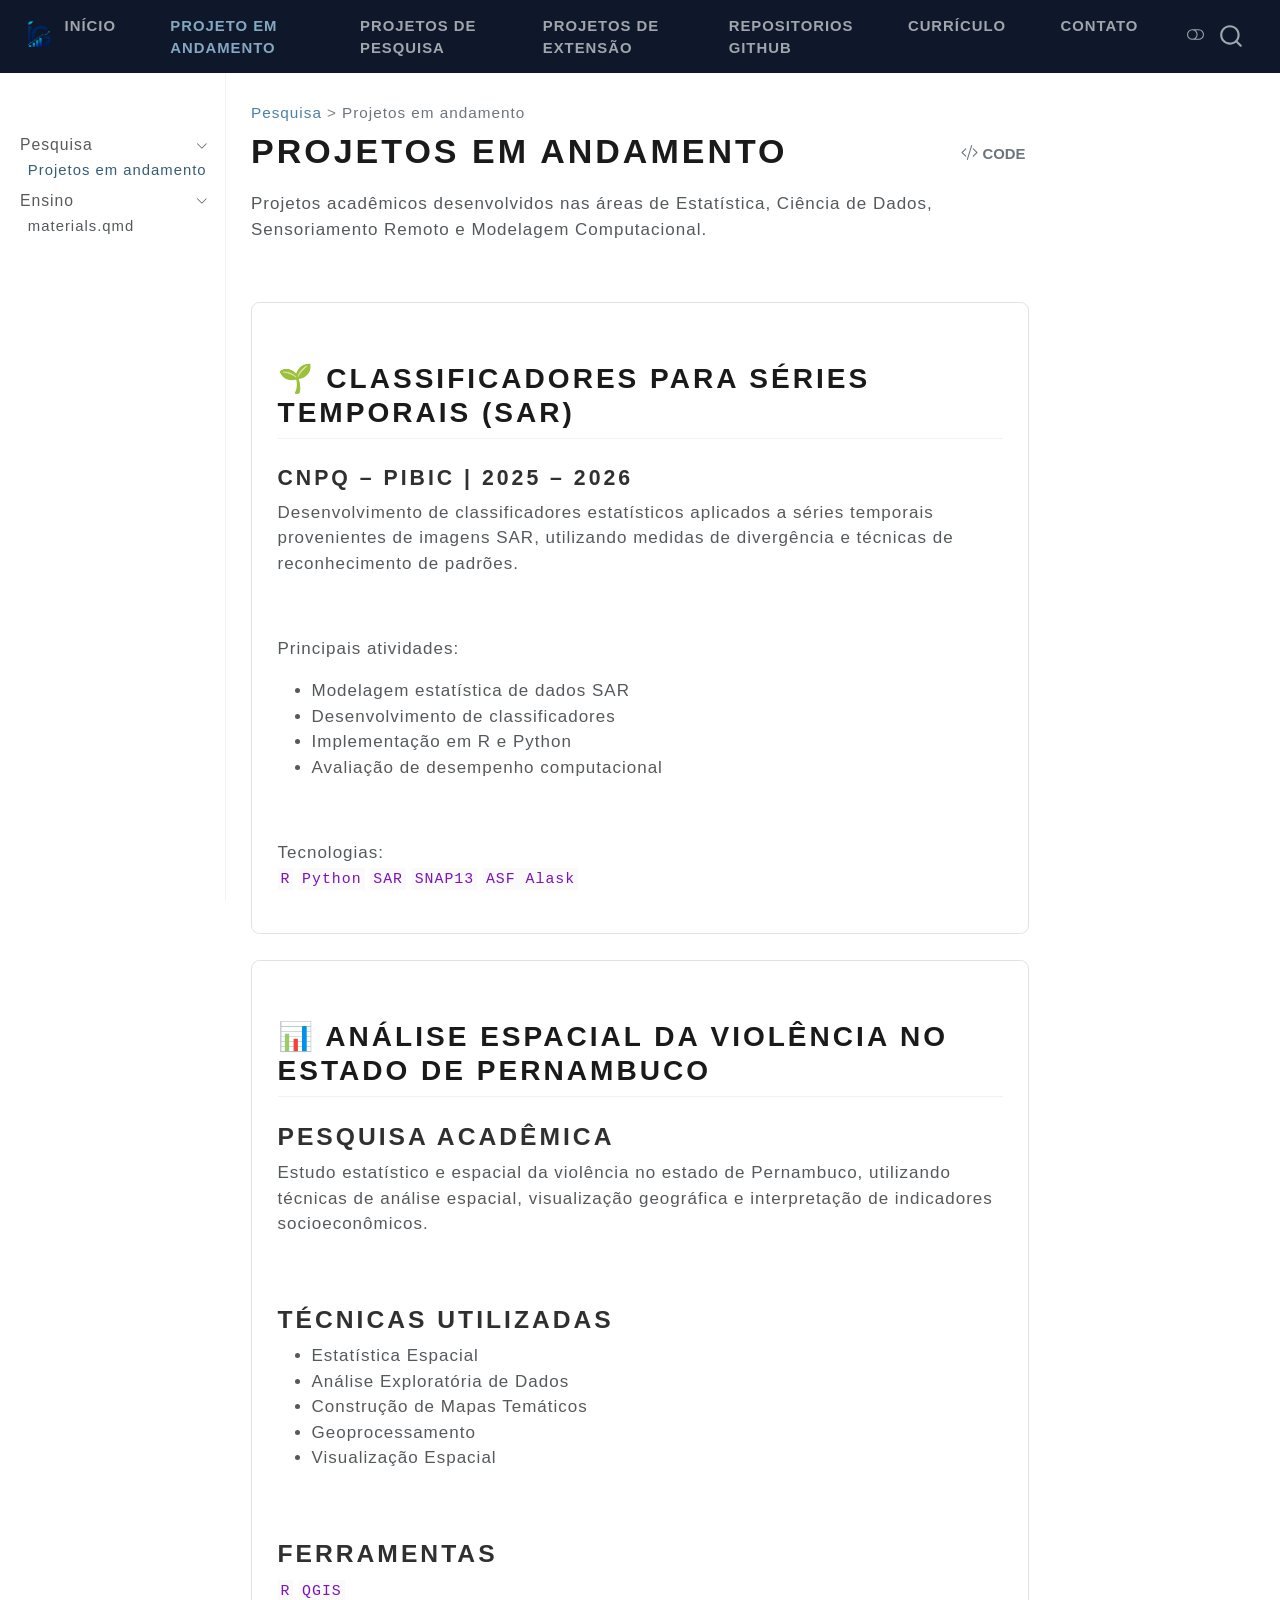
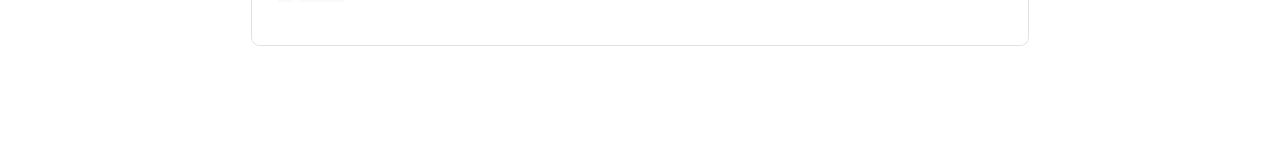
<file: docs/projects.html>
<!DOCTYPE html>
<html xmlns="http://www.w3.org/1999/xhtml" lang="en" xml:lang="en"><head>

<meta charset="utf-8">
<meta name="generator" content="quarto-1.9.37">

<meta name="viewport" content="width=device-width, initial-scale=1.0, user-scalable=yes">


<title>Projetos em andamento</title>
<style>
/* Default styles provided by pandoc.
** See https://pandoc.org/MANUAL.html#variables-for-html for config info.
*/
code{white-space: pre-wrap;}
span.smallcaps{font-variant: small-caps;}
div.columns{display: flex; gap: min(4vw, 1.5em);}
div.column{flex: auto; overflow-x: auto;}
div.hanging-indent{margin-left: 1.5em; text-indent: -1.5em;}
ul.task-list{list-style: none;}
ul.task-list li input[type="checkbox"] {
  width: 0.8em;
  margin: 0 0.8em 0.2em -1em; /* quarto-specific, see https://github.com/quarto-dev/quarto-cli/issues/4556 */ 
  vertical-align: middle;
}
/* CSS for syntax highlighting */
html { -webkit-text-size-adjust: 100%; }
pre > code.sourceCode { white-space: pre; position: relative; }
pre > code.sourceCode > span { display: inline-block; line-height: 1.25; }
pre > code.sourceCode > span:empty { height: 1.2em; }
.sourceCode { overflow: visible; }
code.sourceCode > span { color: inherit; text-decoration: inherit; }
div.sourceCode { margin: 1em 0; }
pre.sourceCode { margin: 0; }
@media screen {
div.sourceCode { overflow: auto; }
}
@media print {
pre > code.sourceCode { white-space: pre-wrap; }
pre > code.sourceCode > span { text-indent: -5em; padding-left: 5em; }
}
pre.numberSource code
  { counter-reset: source-line 0; }
pre.numberSource code > span
  { position: relative; left: -4em; counter-increment: source-line; }
pre.numberSource code > span > a:first-child::before
  { content: counter(source-line);
    position: relative; left: -1em; text-align: right; vertical-align: baseline;
    border: none; display: inline-block;
    -webkit-touch-callout: none; -webkit-user-select: none;
    -khtml-user-select: none; -moz-user-select: none;
    -ms-user-select: none; user-select: none;
    padding: 0 4px; width: 4em;
  }
pre.numberSource { margin-left: 3em;  padding-left: 4px; }
div.sourceCode
  {   }
@media screen {
pre > code.sourceCode > span > a:first-child::before { text-decoration: underline; }
}
</style>


<script src="site_libs/quarto-nav/quarto-nav.js"></script>
<script src="site_libs/quarto-nav/headroom.min.js"></script>
<script src="site_libs/clipboard/clipboard.min.js"></script>
<script src="site_libs/quarto-search/autocomplete.umd.js"></script>
<script src="site_libs/quarto-search/fuse.min.js"></script>
<script src="site_libs/quarto-search/quarto-search.js"></script>
<meta name="quarto:offset" content="./">
<script src="site_libs/quarto-html/quarto.js" type="module"></script>
<script src="site_libs/quarto-html/tabsets/tabsets.js" type="module"></script>
<script src="site_libs/quarto-html/popper.min.js"></script>
<script src="site_libs/quarto-html/tippy.umd.min.js"></script>
<script src="site_libs/quarto-html/anchor.min.js"></script>
<link href="site_libs/quarto-html/tippy.css" rel="stylesheet">
<link href="site_libs/quarto-html/quarto-syntax-highlighting-7f8f88aac4f3542376d5c11b86a4c14d.css" rel="stylesheet" class="quarto-color-scheme" id="quarto-text-highlighting-styles">
<link href="site_libs/quarto-html/quarto-syntax-highlighting-dark-d0ae9245876894da5ac7e18953ecc5cc.css" rel="stylesheet" class="quarto-color-scheme quarto-color-alternate" id="quarto-text-highlighting-styles">
<link href="site_libs/quarto-html/quarto-syntax-highlighting-7f8f88aac4f3542376d5c11b86a4c14d.css" rel="stylesheet" class="quarto-color-scheme-extra" id="quarto-text-highlighting-styles">
<script src="site_libs/bootstrap/bootstrap.min.js"></script>
<link href="site_libs/bootstrap/bootstrap-icons.css" rel="stylesheet">
<link href="site_libs/bootstrap/bootstrap-876971277e83128f2ff74aee0317293c.min.css" rel="stylesheet" append-hash="true" class="quarto-color-scheme" id="quarto-bootstrap" data-mode="light">
<link href="site_libs/bootstrap/bootstrap-dark-9f76429a508d5f4675b0162a17d54ffa.min.css" rel="stylesheet" append-hash="true" class="quarto-color-scheme quarto-color-alternate" id="quarto-bootstrap" data-mode="dark">
<link href="site_libs/bootstrap/bootstrap-876971277e83128f2ff74aee0317293c.min.css" rel="stylesheet" append-hash="true" class="quarto-color-scheme-extra" id="quarto-bootstrap" data-mode="light">
<script id="quarto-search-options" type="application/json">{
  "location": "navbar",
  "copy-button": false,
  "collapse-after": 3,
  "panel-placement": "end",
  "type": "overlay",
  "limit": 50,
  "keyboard-shortcut": [
    "f",
    "/",
    "s"
  ],
  "show-item-context": false,
  "language": {
    "search-no-results-text": "No results",
    "search-matching-documents-text": "matching documents",
    "search-copy-link-title": "Copy link to search",
    "search-hide-matches-text": "Hide additional matches",
    "search-more-match-text": "more match in this document",
    "search-more-matches-text": "more matches in this document",
    "search-clear-button-title": "Clear",
    "search-text-placeholder": "",
    "search-detached-cancel-button-title": "Cancel",
    "search-submit-button-title": "Submit",
    "search-label": "Search"
  }
}</script>


<link rel="stylesheet" href="styles.css">
</head>

<body class="nav-sidebar docked nav-fixed quarto-light"><script id="quarto-html-before-body" type="application/javascript">
    const toggleBodyColorMode = (bsSheetEl) => {
      const mode = bsSheetEl.getAttribute("data-mode");
      const bodyEl = window.document.querySelector("body");
      if (mode === "dark") {
        bodyEl.classList.add("quarto-dark");
        bodyEl.classList.remove("quarto-light");
      } else {
        bodyEl.classList.add("quarto-light");
        bodyEl.classList.remove("quarto-dark");
      }
    }
    const toggleBodyColorPrimary = () => {
      const bsSheetEl = window.document.querySelector("link#quarto-bootstrap:not([rel=disabled-stylesheet])");
      if (bsSheetEl) {
        toggleBodyColorMode(bsSheetEl);
      }
    }
    const setColorSchemeToggle = (alternate) => {
      const toggles = window.document.querySelectorAll('.quarto-color-scheme-toggle');
      for (let i=0; i < toggles.length; i++) {
        const toggle = toggles[i];
        if (toggle) {
          if (alternate) {
            toggle.classList.add("alternate");
          } else {
            toggle.classList.remove("alternate");
          }
        }
      }
    };
    const toggleColorMode = (alternate) => {
      // Switch the stylesheets
      const primaryStylesheets = window.document.querySelectorAll('link.quarto-color-scheme:not(.quarto-color-alternate)');
      const alternateStylesheets = window.document.querySelectorAll('link.quarto-color-scheme.quarto-color-alternate');
      manageTransitions('#quarto-margin-sidebar .nav-link', false);
      if (alternate) {
        // note: dark is layered on light, we don't disable primary!
        enableStylesheet(alternateStylesheets);
        for (const sheetNode of alternateStylesheets) {
          if (sheetNode.id === "quarto-bootstrap") {
            toggleBodyColorMode(sheetNode);
          }
        }
      } else {
        disableStylesheet(alternateStylesheets);
        enableStylesheet(primaryStylesheets)
        toggleBodyColorPrimary();
      }
      manageTransitions('#quarto-margin-sidebar .nav-link', true);
      // Switch the toggles
      setColorSchemeToggle(alternate)
      // Hack to workaround the fact that safari doesn't
      // properly recolor the scrollbar when toggling (#1455)
      if (navigator.userAgent.indexOf('Safari') > 0 && navigator.userAgent.indexOf('Chrome') == -1) {
        manageTransitions("body", false);
        window.scrollTo(0, 1);
        setTimeout(() => {
          window.scrollTo(0, 0);
          manageTransitions("body", true);
        }, 40);
      }
    }
    const disableStylesheet = (stylesheets) => {
      for (let i=0; i < stylesheets.length; i++) {
        const stylesheet = stylesheets[i];
        stylesheet.rel = 'disabled-stylesheet';
      }
    }
    const enableStylesheet = (stylesheets) => {
      for (let i=0; i < stylesheets.length; i++) {
        const stylesheet = stylesheets[i];
        if(stylesheet.rel !== 'stylesheet') { // for Chrome, which will still FOUC without this check
          stylesheet.rel = 'stylesheet';
        }
      }
    }
    const manageTransitions = (selector, allowTransitions) => {
      const els = window.document.querySelectorAll(selector);
      for (let i=0; i < els.length; i++) {
        const el = els[i];
        if (allowTransitions) {
          el.classList.remove('notransition');
        } else {
          el.classList.add('notransition');
        }
      }
    }
    const isFileUrl = () => {
      return window.location.protocol === 'file:';
    }
    const hasAlternateSentinel = () => {
      let styleSentinel = getColorSchemeSentinel();
      if (styleSentinel !== null) {
        return styleSentinel === "alternate";
      } else {
        return false;
      }
    }
    const setStyleSentinel = (alternate) => {
      const value = alternate ? "alternate" : "default";
      if (!isFileUrl()) {
        window.localStorage.setItem("quarto-color-scheme", value);
      } else {
        localAlternateSentinel = value;
      }
    }
    const getColorSchemeSentinel = () => {
      if (!isFileUrl()) {
        const storageValue = window.localStorage.getItem("quarto-color-scheme");
        return storageValue != null ? storageValue : localAlternateSentinel;
      } else {
        return localAlternateSentinel;
      }
    }
    const toggleGiscusIfUsed = (isAlternate, darkModeDefault) => {
      const baseTheme = document.querySelector('#giscus-base-theme')?.value ?? 'light';
      const alternateTheme = document.querySelector('#giscus-alt-theme')?.value ?? 'dark';
      let newTheme = '';
      if(authorPrefersDark) {
        newTheme = isAlternate ? baseTheme : alternateTheme;
      } else {
        newTheme = isAlternate ? alternateTheme : baseTheme;
      }
      const changeGiscusTheme = () => {
        // From: https://github.com/giscus/giscus/issues/336
        const sendMessage = (message) => {
          const iframe = document.querySelector('iframe.giscus-frame');
          if (!iframe) return;
          iframe.contentWindow.postMessage({ giscus: message }, 'https://giscus.app');
        }
        sendMessage({
          setConfig: {
            theme: newTheme
          }
        });
      }
      const isGiscussLoaded = window.document.querySelector('iframe.giscus-frame') !== null;
      if (isGiscussLoaded) {
        changeGiscusTheme();
      }
    };
    const authorPrefersDark = false;
    const darkModeDefault = authorPrefersDark;
      document.querySelector('link#quarto-text-highlighting-styles.quarto-color-scheme-extra').rel = 'disabled-stylesheet';
      document.querySelector('link#quarto-bootstrap.quarto-color-scheme-extra').rel = 'disabled-stylesheet';
    let localAlternateSentinel = darkModeDefault ? 'alternate' : 'default';
    // Dark / light mode switch
    window.quartoToggleColorScheme = () => {
      // Read the current dark / light value
      let toAlternate = !hasAlternateSentinel();
      toggleColorMode(toAlternate);
      setStyleSentinel(toAlternate);
      toggleGiscusIfUsed(toAlternate, darkModeDefault);
      window.dispatchEvent(new Event('resize'));
    };
    // Switch to dark mode if need be
    if (hasAlternateSentinel()) {
      toggleColorMode(true);
    } else {
      toggleColorMode(false);
    }
  </script>

<div id="quarto-search-results"></div>
  <header id="quarto-header" class="headroom fixed-top">
    <nav class="navbar navbar-expand-lg " data-bs-theme="dark">
      <div class="navbar-container container-fluid">
      <div class="navbar-brand-container mx-auto">
    <a href="./index.html" class="navbar-brand navbar-brand-logo">
    <img src="./logo.png" alt="" class="navbar-logo light-content">
    <img src="./logo.png" alt="" class="navbar-logo dark-content">
    </a>
  </div>
            <div id="quarto-search" class="" title="Search"></div>
          <button class="navbar-toggler" type="button" data-bs-toggle="collapse" data-bs-target="#navbarCollapse" aria-controls="navbarCollapse" role="menu" aria-expanded="false" aria-label="Toggle navigation" onclick="if (window.quartoToggleHeadroom) { window.quartoToggleHeadroom(); }">
  <span class="navbar-toggler-icon"></span>
</button>
          <div class="collapse navbar-collapse" id="navbarCollapse">
            <ul class="navbar-nav navbar-nav-scroll me-auto">
  <li class="nav-item">
    <a class="nav-link" href="./index.html"> 
<span class="menu-text">Início</span></a>
  </li>  
  <li class="nav-item">
    <a class="nav-link active" href="./projects.html" aria-current="page"> 
<span class="menu-text">Projeto em Andamento</span></a>
  </li>  
  <li class="nav-item">
    <a class="nav-link" href="./projeto1.html"> 
<span class="menu-text">Projetos de pesquisa</span></a>
  </li>  
  <li class="nav-item">
    <a class="nav-link" href="./projeto2.html"> 
<span class="menu-text">Projetos de extensão</span></a>
  </li>  
  <li class="nav-item">
    <a class="nav-link" href="./repositorios.html"> 
<span class="menu-text">Repositorios GitHub</span></a>
  </li>  
  <li class="nav-item">
    <a class="nav-link" href="./cv.html"> 
<span class="menu-text">Currículo</span></a>
  </li>  
  <li class="nav-item">
    <a class="nav-link" href="./contact.html"> 
<span class="menu-text">Contato</span></a>
  </li>  
</ul>
          </div> <!-- /navcollapse -->
            <div class="quarto-navbar-tools">
  <a href="" class="quarto-color-scheme-toggle quarto-navigation-tool  px-1" onclick="window.quartoToggleColorScheme(); return false;" title="Toggle dark mode"><i class="bi"></i></a>
</div>
      </div> <!-- /container-fluid -->
    </nav>
  <nav class="quarto-secondary-nav">
    <div class="container-fluid d-flex">
      <button type="button" class="quarto-btn-toggle btn" data-bs-toggle="collapse" role="button" data-bs-target=".quarto-sidebar-collapse-item" aria-controls="quarto-sidebar" aria-expanded="false" aria-label="Toggle sidebar navigation" onclick="if (window.quartoToggleHeadroom) { window.quartoToggleHeadroom(); }">
        <i class="bi bi-layout-text-sidebar-reverse"></i>
      </button>
        <nav class="quarto-page-breadcrumbs" aria-label="breadcrumb"><ol class="breadcrumb"><li class="breadcrumb-item"><a href="./projects.html">Pesquisa</a></li><li class="breadcrumb-item"><a href="./projects.html">Projetos em andamento</a></li></ol></nav>
        <a class="flex-grow-1" role="navigation" data-bs-toggle="collapse" data-bs-target=".quarto-sidebar-collapse-item" aria-controls="quarto-sidebar" aria-expanded="false" aria-label="Toggle sidebar navigation" onclick="if (window.quartoToggleHeadroom) { window.quartoToggleHeadroom(); }">      
        </a>
      <button type="button" class="btn quarto-search-button" aria-label="Search" onclick="window.quartoOpenSearch();">
        <i class="bi bi-search"></i>
      </button>
    </div>
  </nav>
</header>
<!-- content -->
<div id="quarto-content" class="quarto-container page-columns page-rows-contents page-layout-article page-navbar">
<!-- sidebar -->
  <nav id="quarto-sidebar" class="sidebar collapse collapse-horizontal quarto-sidebar-collapse-item sidebar-navigation docked overflow-auto">
        <div class="mt-2 flex-shrink-0 align-items-center">
        <div class="sidebar-search">
        <div id="quarto-search" class="" title="Search"></div>
        </div>
        </div>
    <div class="sidebar-menu-container"> 
    <ul class="list-unstyled mt-1">
        <li class="sidebar-item sidebar-item-section">
      <div class="sidebar-item-container"> 
            <a class="sidebar-item-text sidebar-link text-start" data-bs-toggle="collapse" data-bs-target="#quarto-sidebar-section-1" role="navigation" aria-expanded="true">
 <span class="menu-text">Pesquisa</span></a>
          <a class="sidebar-item-toggle text-start" data-bs-toggle="collapse" data-bs-target="#quarto-sidebar-section-1" role="navigation" aria-expanded="true" aria-label="Toggle section">
            <i class="bi bi-chevron-right ms-2"></i>
          </a> 
      </div>
      <ul id="quarto-sidebar-section-1" class="collapse list-unstyled sidebar-section depth1 show">  
          <li class="sidebar-item">
  <div class="sidebar-item-container"> 
  <a href="./projects.html" class="sidebar-item-text sidebar-link active">
 <span class="menu-text">Projetos em andamento</span></a>
  </div>
</li>
      </ul>
  </li>
        <li class="sidebar-item sidebar-item-section">
      <div class="sidebar-item-container"> 
            <a class="sidebar-item-text sidebar-link text-start" data-bs-toggle="collapse" data-bs-target="#quarto-sidebar-section-2" role="navigation" aria-expanded="true">
 <span class="menu-text">Ensino</span></a>
          <a class="sidebar-item-toggle text-start" data-bs-toggle="collapse" data-bs-target="#quarto-sidebar-section-2" role="navigation" aria-expanded="true" aria-label="Toggle section">
            <i class="bi bi-chevron-right ms-2"></i>
          </a> 
      </div>
      <ul id="quarto-sidebar-section-2" class="collapse list-unstyled sidebar-section depth1 show">  
          <li class="sidebar-item">
 <span class="menu-text">materials.qmd</span>
  </li>
      </ul>
  </li>
    </ul>
    </div>
</nav>
<div id="quarto-sidebar-glass" class="quarto-sidebar-collapse-item" data-bs-toggle="collapse" data-bs-target=".quarto-sidebar-collapse-item"></div>
<!-- margin-sidebar -->
    <div id="quarto-margin-sidebar" class="sidebar margin-sidebar zindex-bottom">
        
    </div>
<!-- main -->
<main class="content" id="quarto-document-content">


<header id="title-block-header" class="quarto-title-block default"><nav class="quarto-page-breadcrumbs quarto-title-breadcrumbs d-none d-lg-block" aria-label="breadcrumb"><ol class="breadcrumb"><li class="breadcrumb-item"><a href="./projects.html">Pesquisa</a></li><li class="breadcrumb-item"><a href="./projects.html">Projetos em andamento</a></li></ol></nav>
<div class="quarto-title">
<div class="quarto-title-block"><div><h1 class="title">Projetos em andamento</h1><button type="button" class="btn code-tools-button" id="quarto-code-tools-source"><i class="bi"></i> Code</button></div></div>
</div>



<div class="quarto-title-meta">

    
  
    
  </div>
  


</header>


<p>Projetos acadêmicos desenvolvidos nas áreas de Estatística, Ciência de Dados, Sensoriamento Remoto e Modelagem Computacional.</p>
<p><br></p>
<div class="project-grid">
<section id="classificadores-para-séries-temporais-sar" class="level2 project-card" onclick="window.location='projeto1.html'">
<h2 class="anchored" data-anchor-id="classificadores-para-séries-temporais-sar">🌱 Classificadores para Séries Temporais (SAR)</h2>
<section id="cnpq-pibic-2025-2026" class="level4">
<h4 class="anchored" data-anchor-id="cnpq-pibic-2025-2026">CNPq – PIBIC | 2025 – 2026</h4>
<p>Desenvolvimento de classificadores estatísticos aplicados a séries temporais provenientes de imagens SAR, utilizando medidas de divergência e técnicas de reconhecimento de padrões.</p>
<p><br></p>
<p><strong>Principais atividades:</strong></p>
<ul>
<li>Modelagem estatística de dados SAR</li>
<li>Desenvolvimento de classificadores</li>
<li>Implementação em R e Python</li>
<li>Avaliação de desempenho computacional</li>
</ul>
<p><br></p>
<p><strong>Tecnologias:</strong><br>
<code>R</code> <code>Python</code> <code>SAR</code> <code>SNAP13</code> <code>ASF Alask</code></p>
</section>
</section>
<section id="análise-espacial-da-violência-no-estado-de-pernambuco" class="level2 project-card">
<h2 class="anchored" data-anchor-id="análise-espacial-da-violência-no-estado-de-pernambuco">📊 Análise Espacial da Violência no Estado de Pernambuco</h2>
<section id="pesquisa-acadêmica" class="level3">
<h3 class="anchored" data-anchor-id="pesquisa-acadêmica">Pesquisa Acadêmica</h3>
<p>Estudo estatístico e espacial da violência no estado de Pernambuco, utilizando técnicas de análise espacial, visualização geográfica e interpretação de indicadores socioeconômicos.</p>
<p><br></p>
</section>
<section id="técnicas-utilizadas" class="level3">
<h3 class="anchored" data-anchor-id="técnicas-utilizadas">Técnicas Utilizadas</h3>
<ul>
<li>Estatística Espacial</li>
<li>Análise Exploratória de Dados</li>
<li>Construção de Mapas Temáticos</li>
<li>Geoprocessamento</li>
<li>Visualização Espacial</li>
</ul>
<p><br></p>
</section>
<section id="ferramentas" class="level3">
<h3 class="anchored" data-anchor-id="ferramentas">Ferramentas</h3>
<p><code>R</code> <code>QGIS</code></p>
</section>
</section>
</div>


<!-- -->


</main> <!-- /main -->
<script id="quarto-html-after-body" type="application/javascript">
  window.document.addEventListener("DOMContentLoaded", function (event) {
    // Ensure there is a toggle, if there isn't float one in the top right
    if (window.document.querySelector('.quarto-color-scheme-toggle') === null) {
      const a = window.document.createElement('a');
      a.classList.add('top-right');
      a.classList.add('quarto-color-scheme-toggle');
      a.href = "";
      a.onclick = function() { try { window.quartoToggleColorScheme(); } catch {} return false; };
      const i = window.document.createElement("i");
      i.classList.add('bi');
      a.appendChild(i);
      window.document.body.appendChild(a);
    }
    setColorSchemeToggle(hasAlternateSentinel())
    const icon = "";
    const anchorJS = new window.AnchorJS();
    anchorJS.options = {
      placement: 'right',
      icon: icon
    };
    anchorJS.add('.anchored');
    const isCodeAnnotation = (el) => {
      for (const clz of el.classList) {
        if (clz.startsWith('code-annotation-')) {                     
          return true;
        }
      }
      return false;
    }
    const onCopySuccess = function(e) {
      // button target
      const button = e.trigger;
      // don't keep focus
      button.blur();
      // flash "checked"
      button.classList.add('code-copy-button-checked');
      var currentTitle = button.getAttribute("title");
      button.setAttribute("title", "Copied!");
      let tooltip;
      if (window.bootstrap) {
        button.setAttribute("data-bs-toggle", "tooltip");
        button.setAttribute("data-bs-placement", "left");
        button.setAttribute("data-bs-title", "Copied!");
        tooltip = new bootstrap.Tooltip(button, 
          { trigger: "manual", 
            customClass: "code-copy-button-tooltip",
            offset: [0, -8]});
        tooltip.show();    
      }
      setTimeout(function() {
        if (tooltip) {
          tooltip.hide();
          button.removeAttribute("data-bs-title");
          button.removeAttribute("data-bs-toggle");
          button.removeAttribute("data-bs-placement");
        }
        button.setAttribute("title", currentTitle);
        button.classList.remove('code-copy-button-checked');
      }, 1000);
      // clear code selection
      e.clearSelection();
    }
    const getTextToCopy = function(trigger) {
      const outerScaffold = trigger.parentElement.cloneNode(true);
      const codeEl = outerScaffold.querySelector('code');
      for (const childEl of codeEl.children) {
        if (isCodeAnnotation(childEl)) {
          childEl.remove();
        }
      }
      return codeEl.innerText;
    }
    const clipboard = new window.ClipboardJS('.code-copy-button:not([data-in-quarto-modal])', {
      text: getTextToCopy
    });
    clipboard.on('success', onCopySuccess);
    if (window.document.getElementById('quarto-embedded-source-code-modal')) {
      const clipboardModal = new window.ClipboardJS('.code-copy-button[data-in-quarto-modal]', {
        text: getTextToCopy,
        container: window.document.getElementById('quarto-embedded-source-code-modal')
      });
      clipboardModal.on('success', onCopySuccess);
    }
    const viewSource = window.document.getElementById('quarto-view-source') ||
                       window.document.getElementById('quarto-code-tools-source');
    if (viewSource) {
      const sourceUrl = viewSource.getAttribute("data-quarto-source-url");
      viewSource.addEventListener("click", function(e) {
        if (sourceUrl) {
          // rstudio viewer pane
          if (/\bcapabilities=\b/.test(window.location)) {
            window.open(sourceUrl);
          } else {
            window.location.href = sourceUrl;
          }
        } else {
          const modal = new bootstrap.Modal(document.getElementById('quarto-embedded-source-code-modal'));
          modal.show();
        }
        return false;
      });
    }
    function toggleCodeHandler(show) {
      return function(e) {
        const detailsSrc = window.document.querySelectorAll(".cell > details > .sourceCode");
        for (let i=0; i<detailsSrc.length; i++) {
          const details = detailsSrc[i].parentElement;
          if (show) {
            details.open = true;
          } else {
            details.removeAttribute("open");
          }
        }
        const cellCodeDivs = window.document.querySelectorAll(".cell > .sourceCode");
        const fromCls = show ? "hidden" : "unhidden";
        const toCls = show ? "unhidden" : "hidden";
        for (let i=0; i<cellCodeDivs.length; i++) {
          const codeDiv = cellCodeDivs[i];
          if (codeDiv.classList.contains(fromCls)) {
            codeDiv.classList.remove(fromCls);
            codeDiv.classList.add(toCls);
          } 
        }
        return false;
      }
    }
    const hideAllCode = window.document.getElementById("quarto-hide-all-code");
    if (hideAllCode) {
      hideAllCode.addEventListener("click", toggleCodeHandler(false));
    }
    const showAllCode = window.document.getElementById("quarto-show-all-code");
    if (showAllCode) {
      showAllCode.addEventListener("click", toggleCodeHandler(true));
    }
      var localhostRegex = new RegExp(/^(?:http|https):\/\/localhost\:?[0-9]*\//);
      var mailtoRegex = new RegExp(/^mailto:/);
        var filterRegex = new RegExp('/' + window.location.host + '/');
      var isInternal = (href) => {
          return filterRegex.test(href) || localhostRegex.test(href) || mailtoRegex.test(href);
      }
      // Inspect non-navigation links and adorn them if external
     var links = window.document.querySelectorAll('a[href]:not(.nav-link):not(.navbar-brand):not(.toc-action):not(.sidebar-link):not(.sidebar-item-toggle):not(.pagination-link):not(.no-external):not([aria-hidden]):not(.dropdown-item):not(.quarto-navigation-tool):not(.about-link)');
      for (var i=0; i<links.length; i++) {
        const link = links[i];
        if (!isInternal(link.href)) {
          // undo the damage that might have been done by quarto-nav.js in the case of
          // links that we want to consider external
          if (link.dataset.originalHref !== undefined) {
            link.href = link.dataset.originalHref;
          }
        }
      }
    function tippyHover(el, contentFn, onTriggerFn, onUntriggerFn) {
      const config = {
        allowHTML: true,
        maxWidth: 500,
        delay: 100,
        arrow: false,
        appendTo: function(el) {
            return el.parentElement;
        },
        interactive: true,
        interactiveBorder: 10,
        theme: 'quarto',
        placement: 'bottom-start',
      };
      if (contentFn) {
        config.content = contentFn;
      }
      if (onTriggerFn) {
        config.onTrigger = onTriggerFn;
      }
      if (onUntriggerFn) {
        config.onUntrigger = onUntriggerFn;
      }
      window.tippy(el, config); 
    }
    const noterefs = window.document.querySelectorAll('a[role="doc-noteref"]');
    for (var i=0; i<noterefs.length; i++) {
      const ref = noterefs[i];
      tippyHover(ref, function() {
        // use id or data attribute instead here
        let href = ref.getAttribute('data-footnote-href') || ref.getAttribute('href');
        try { href = new URL(href).hash; } catch {}
        const id = href.replace(/^#\/?/, "");
        const note = window.document.getElementById(id);
        if (note) {
          return note.innerHTML;
        } else {
          return "";
        }
      });
    }
    const xrefs = window.document.querySelectorAll('a.quarto-xref');
    const processXRef = (id, note) => {
      // Strip column container classes
      const stripColumnClz = (el) => {
        el.classList.remove("page-full", "page-columns");
        if (el.children) {
          for (const child of el.children) {
            stripColumnClz(child);
          }
        }
      }
      stripColumnClz(note)
      if (id === null || id.startsWith('sec-')) {
        // Special case sections, only their first couple elements
        const container = document.createElement("div");
        if (note.children && note.children.length > 2) {
          container.appendChild(note.children[0].cloneNode(true));
          for (let i = 1; i < note.children.length; i++) {
            const child = note.children[i];
            if (child.tagName === "P" && child.innerText === "") {
              continue;
            } else {
              container.appendChild(child.cloneNode(true));
              break;
            }
          }
          if (window.Quarto?.typesetMath) {
            window.Quarto.typesetMath(container);
          }
          return container.innerHTML
        } else {
          if (window.Quarto?.typesetMath) {
            window.Quarto.typesetMath(note);
          }
          return note.innerHTML;
        }
      } else {
        // Remove any anchor links if they are present
        const anchorLink = note.querySelector('a.anchorjs-link');
        if (anchorLink) {
          anchorLink.remove();
        }
        if (window.Quarto?.typesetMath) {
          window.Quarto.typesetMath(note);
        }
        if (note.classList.contains("callout")) {
          return note.outerHTML;
        } else {
          return note.innerHTML;
        }
      }
    }
    for (var i=0; i<xrefs.length; i++) {
      const xref = xrefs[i];
      tippyHover(xref, undefined, function(instance) {
        instance.disable();
        let url = xref.getAttribute('href');
        let hash = undefined; 
        if (url.startsWith('#')) {
          hash = url;
        } else {
          try { hash = new URL(url).hash; } catch {}
        }
        if (hash) {
          const id = hash.replace(/^#\/?/, "");
          const note = window.document.getElementById(id);
          if (note !== null) {
            try {
              const html = processXRef(id, note.cloneNode(true));
              instance.setContent(html);
            } finally {
              instance.enable();
              instance.show();
            }
          } else {
            // See if we can fetch this
            fetch(url.split('#')[0])
            .then(res => res.text())
            .then(html => {
              const parser = new DOMParser();
              const htmlDoc = parser.parseFromString(html, "text/html");
              const note = htmlDoc.getElementById(id);
              if (note !== null) {
                const html = processXRef(id, note);
                instance.setContent(html);
              } 
            }).finally(() => {
              instance.enable();
              instance.show();
            });
          }
        } else {
          // See if we can fetch a full url (with no hash to target)
          // This is a special case and we should probably do some content thinning / targeting
          fetch(url)
          .then(res => res.text())
          .then(html => {
            const parser = new DOMParser();
            const htmlDoc = parser.parseFromString(html, "text/html");
            const note = htmlDoc.querySelector('main.content');
            if (note !== null) {
              // This should only happen for chapter cross references
              // (since there is no id in the URL)
              // remove the first header
              if (note.children.length > 0 && note.children[0].tagName === "HEADER") {
                note.children[0].remove();
              }
              const html = processXRef(null, note);
              instance.setContent(html);
            } 
          }).finally(() => {
            instance.enable();
            instance.show();
          });
        }
      }, function(instance) {
      });
    }
        let selectedAnnoteEl;
        const selectorForAnnotation = ( cell, annotation) => {
          let cellAttr = 'data-code-cell="' + cell + '"';
          let lineAttr = 'data-code-annotation="' +  annotation + '"';
          const selector = 'span[' + cellAttr + '][' + lineAttr + ']';
          return selector;
        }
        const selectCodeLines = (annoteEl) => {
          const doc = window.document;
          const targetCell = annoteEl.getAttribute("data-target-cell");
          const targetAnnotation = annoteEl.getAttribute("data-target-annotation");
          const annoteSpan = window.document.querySelector(selectorForAnnotation(targetCell, targetAnnotation));
          const lines = annoteSpan.getAttribute("data-code-lines").split(",");
          const lineIds = lines.map((line) => {
            return targetCell + "-" + line;
          })
          let top = null;
          let height = null;
          let parent = null;
          if (lineIds.length > 0) {
              //compute the position of the single el (top and bottom and make a div)
              const el = window.document.getElementById(lineIds[0]);
              top = el.offsetTop;
              height = el.offsetHeight;
              parent = el.parentElement.parentElement;
            if (lineIds.length > 1) {
              const lastEl = window.document.getElementById(lineIds[lineIds.length - 1]);
              const bottom = lastEl.offsetTop + lastEl.offsetHeight;
              height = bottom - top;
            }
            if (top !== null && height !== null && parent !== null) {
              // cook up a div (if necessary) and position it 
              let div = window.document.getElementById("code-annotation-line-highlight");
              if (div === null) {
                div = window.document.createElement("div");
                div.setAttribute("id", "code-annotation-line-highlight");
                div.style.position = 'absolute';
                parent.appendChild(div);
              }
              div.style.top = top - 2 + "px";
              div.style.height = height + 4 + "px";
              div.style.left = 0;
              let gutterDiv = window.document.getElementById("code-annotation-line-highlight-gutter");
              if (gutterDiv === null) {
                gutterDiv = window.document.createElement("div");
                gutterDiv.setAttribute("id", "code-annotation-line-highlight-gutter");
                gutterDiv.style.position = 'absolute';
                const codeCell = window.document.getElementById(targetCell);
                const gutter = codeCell.querySelector('.code-annotation-gutter');
                gutter.appendChild(gutterDiv);
              }
              gutterDiv.style.top = top - 2 + "px";
              gutterDiv.style.height = height + 4 + "px";
            }
            selectedAnnoteEl = annoteEl;
          }
        };
        const unselectCodeLines = () => {
          const elementsIds = ["code-annotation-line-highlight", "code-annotation-line-highlight-gutter"];
          elementsIds.forEach((elId) => {
            const div = window.document.getElementById(elId);
            if (div) {
              div.remove();
            }
          });
          selectedAnnoteEl = undefined;
        };
          // Handle positioning of the toggle
      window.addEventListener(
        "resize",
        throttle(() => {
          elRect = undefined;
          if (selectedAnnoteEl) {
            selectCodeLines(selectedAnnoteEl);
          }
        }, 10)
      );
      function throttle(fn, ms) {
      let throttle = false;
      let timer;
        return (...args) => {
          if(!throttle) { // first call gets through
              fn.apply(this, args);
              throttle = true;
          } else { // all the others get throttled
              if(timer) clearTimeout(timer); // cancel #2
              timer = setTimeout(() => {
                fn.apply(this, args);
                timer = throttle = false;
              }, ms);
          }
        };
      }
        // Attach click handler to the DT
        const annoteDls = window.document.querySelectorAll('dt[data-target-cell]');
        for (const annoteDlNode of annoteDls) {
          annoteDlNode.addEventListener('click', (event) => {
            const clickedEl = event.target;
            if (clickedEl !== selectedAnnoteEl) {
              unselectCodeLines();
              const activeEl = window.document.querySelector('dt[data-target-cell].code-annotation-active');
              if (activeEl) {
                activeEl.classList.remove('code-annotation-active');
              }
              selectCodeLines(clickedEl);
              clickedEl.classList.add('code-annotation-active');
            } else {
              // Unselect the line
              unselectCodeLines();
              clickedEl.classList.remove('code-annotation-active');
            }
          });
        }
    const findCites = (el) => {
      const parentEl = el.parentElement;
      if (parentEl) {
        const cites = parentEl.dataset.cites;
        if (cites) {
          return {
            el,
            cites: cites.split(' ')
          };
        } else {
          return findCites(el.parentElement)
        }
      } else {
        return undefined;
      }
    };
    var bibliorefs = window.document.querySelectorAll('a[role="doc-biblioref"]');
    for (var i=0; i<bibliorefs.length; i++) {
      const ref = bibliorefs[i];
      const citeInfo = findCites(ref);
      if (citeInfo) {
        tippyHover(citeInfo.el, function() {
          var popup = window.document.createElement('div');
          citeInfo.cites.forEach(function(cite) {
            var citeDiv = window.document.createElement('div');
            citeDiv.classList.add('hanging-indent');
            citeDiv.classList.add('csl-entry');
            var biblioDiv = window.document.getElementById('ref-' + cite);
            if (biblioDiv) {
              citeDiv.innerHTML = biblioDiv.innerHTML;
            }
            popup.appendChild(citeDiv);
          });
          return popup.innerHTML;
        });
      }
    }
  });
  </script><div class="modal fade" id="quarto-embedded-source-code-modal" tabindex="-1" aria-labelledby="quarto-embedded-source-code-modal-label" aria-hidden="true"><div class="modal-dialog modal-dialog-scrollable"><div class="modal-content"><div class="modal-header"><h5 class="modal-title" id="quarto-embedded-source-code-modal-label">Source Code</h5><button class="btn-close" data-bs-dismiss="modal"></button></div><div class="modal-body"><div class="">
<div class="code-copy-outer-scaffold"><div class="sourceCode" id="cb1" data-shortcodes="false"><pre class="sourceCode markdown code-with-copy"><code class="sourceCode markdown"><span id="cb1-1"><a href="#cb1-1" aria-hidden="true" tabindex="-1"></a><span class="co">---</span></span>
<span id="cb1-2"><a href="#cb1-2" aria-hidden="true" tabindex="-1"></a><span class="an">title:</span><span class="co"> "Projetos em andamento"</span></span>
<span id="cb1-3"><a href="#cb1-3" aria-hidden="true" tabindex="-1"></a><span class="an">format:</span></span>
<span id="cb1-4"><a href="#cb1-4" aria-hidden="true" tabindex="-1"></a><span class="co">  html:</span></span>
<span id="cb1-5"><a href="#cb1-5" aria-hidden="true" tabindex="-1"></a><span class="co">    css: styles.css</span></span>
<span id="cb1-6"><a href="#cb1-6" aria-hidden="true" tabindex="-1"></a><span class="co">---</span></span>
<span id="cb1-7"><a href="#cb1-7" aria-hidden="true" tabindex="-1"></a></span>
<span id="cb1-8"><a href="#cb1-8" aria-hidden="true" tabindex="-1"></a>Projetos acadêmicos desenvolvidos nas áreas de Estatística, Ciência de Dados, Sensoriamento Remoto e Modelagem Computacional.</span>
<span id="cb1-9"><a href="#cb1-9" aria-hidden="true" tabindex="-1"></a></span>
<span id="cb1-10"><a href="#cb1-10" aria-hidden="true" tabindex="-1"></a><span class="dt">&lt;</span><span class="kw">br</span><span class="dt">&gt;</span></span>
<span id="cb1-11"><a href="#cb1-11" aria-hidden="true" tabindex="-1"></a></span>
<span id="cb1-12"><a href="#cb1-12" aria-hidden="true" tabindex="-1"></a>::::: project-grid</span>
<span id="cb1-13"><a href="#cb1-13" aria-hidden="true" tabindex="-1"></a>::: {.project-card onclick="window.location='projeto1.html'"}</span>
<span id="cb1-14"><a href="#cb1-14" aria-hidden="true" tabindex="-1"></a><span class="fu">## 🌱 Classificadores para Séries Temporais (SAR)</span></span>
<span id="cb1-15"><a href="#cb1-15" aria-hidden="true" tabindex="-1"></a></span>
<span id="cb1-16"><a href="#cb1-16" aria-hidden="true" tabindex="-1"></a><span class="fu">#### CNPq – PIBIC \| 2025 – 2026</span></span>
<span id="cb1-17"><a href="#cb1-17" aria-hidden="true" tabindex="-1"></a></span>
<span id="cb1-18"><a href="#cb1-18" aria-hidden="true" tabindex="-1"></a>Desenvolvimento de classificadores estatísticos aplicados a séries temporais provenientes de imagens SAR, utilizando medidas de divergência e técnicas de reconhecimento de padrões.</span>
<span id="cb1-19"><a href="#cb1-19" aria-hidden="true" tabindex="-1"></a></span>
<span id="cb1-20"><a href="#cb1-20" aria-hidden="true" tabindex="-1"></a><span class="dt">&lt;</span><span class="kw">br</span><span class="dt">&gt;</span></span>
<span id="cb1-21"><a href="#cb1-21" aria-hidden="true" tabindex="-1"></a></span>
<span id="cb1-22"><a href="#cb1-22" aria-hidden="true" tabindex="-1"></a>**Principais atividades:**</span>
<span id="cb1-23"><a href="#cb1-23" aria-hidden="true" tabindex="-1"></a></span>
<span id="cb1-24"><a href="#cb1-24" aria-hidden="true" tabindex="-1"></a><span class="ss">-   </span>Modelagem estatística de dados SAR</span>
<span id="cb1-25"><a href="#cb1-25" aria-hidden="true" tabindex="-1"></a><span class="ss">-   </span>Desenvolvimento de classificadores</span>
<span id="cb1-26"><a href="#cb1-26" aria-hidden="true" tabindex="-1"></a><span class="ss">-   </span>Implementação em R e Python</span>
<span id="cb1-27"><a href="#cb1-27" aria-hidden="true" tabindex="-1"></a><span class="ss">-   </span>Avaliação de desempenho computacional</span>
<span id="cb1-28"><a href="#cb1-28" aria-hidden="true" tabindex="-1"></a></span>
<span id="cb1-29"><a href="#cb1-29" aria-hidden="true" tabindex="-1"></a><span class="dt">&lt;</span><span class="kw">br</span><span class="dt">&gt;</span></span>
<span id="cb1-30"><a href="#cb1-30" aria-hidden="true" tabindex="-1"></a></span>
<span id="cb1-31"><a href="#cb1-31" aria-hidden="true" tabindex="-1"></a>**Tecnologias:**\</span>
<span id="cb1-32"><a href="#cb1-32" aria-hidden="true" tabindex="-1"></a><span class="in">`R`</span> <span class="in">`Python`</span> <span class="in">`SAR`</span> <span class="in">`SNAP13`</span> <span class="in">`ASF Alask`</span></span>
<span id="cb1-33"><a href="#cb1-33" aria-hidden="true" tabindex="-1"></a>:::</span>
<span id="cb1-34"><a href="#cb1-34" aria-hidden="true" tabindex="-1"></a></span>
<span id="cb1-35"><a href="#cb1-35" aria-hidden="true" tabindex="-1"></a>::: project-card</span>
<span id="cb1-36"><a href="#cb1-36" aria-hidden="true" tabindex="-1"></a><span class="fu">## 📊 Análise Espacial da Violência no Estado de Pernambuco</span></span>
<span id="cb1-37"><a href="#cb1-37" aria-hidden="true" tabindex="-1"></a></span>
<span id="cb1-38"><a href="#cb1-38" aria-hidden="true" tabindex="-1"></a><span class="fu">### Pesquisa Acadêmica</span></span>
<span id="cb1-39"><a href="#cb1-39" aria-hidden="true" tabindex="-1"></a></span>
<span id="cb1-40"><a href="#cb1-40" aria-hidden="true" tabindex="-1"></a>Estudo estatístico e espacial da violência no estado de Pernambuco, utilizando técnicas de análise espacial, visualização geográfica e interpretação de indicadores socioeconômicos.</span>
<span id="cb1-41"><a href="#cb1-41" aria-hidden="true" tabindex="-1"></a></span>
<span id="cb1-42"><a href="#cb1-42" aria-hidden="true" tabindex="-1"></a><span class="dt">&lt;</span><span class="kw">br</span><span class="dt">&gt;</span></span>
<span id="cb1-43"><a href="#cb1-43" aria-hidden="true" tabindex="-1"></a></span>
<span id="cb1-44"><a href="#cb1-44" aria-hidden="true" tabindex="-1"></a><span class="fu">### Técnicas Utilizadas</span></span>
<span id="cb1-45"><a href="#cb1-45" aria-hidden="true" tabindex="-1"></a></span>
<span id="cb1-46"><a href="#cb1-46" aria-hidden="true" tabindex="-1"></a><span class="ss">-   </span>Estatística Espacial</span>
<span id="cb1-47"><a href="#cb1-47" aria-hidden="true" tabindex="-1"></a><span class="ss">-   </span>Análise Exploratória de Dados</span>
<span id="cb1-48"><a href="#cb1-48" aria-hidden="true" tabindex="-1"></a><span class="ss">-   </span>Construção de Mapas Temáticos</span>
<span id="cb1-49"><a href="#cb1-49" aria-hidden="true" tabindex="-1"></a><span class="ss">-   </span>Geoprocessamento</span>
<span id="cb1-50"><a href="#cb1-50" aria-hidden="true" tabindex="-1"></a><span class="ss">-   </span>Visualização Espacial</span>
<span id="cb1-51"><a href="#cb1-51" aria-hidden="true" tabindex="-1"></a></span>
<span id="cb1-52"><a href="#cb1-52" aria-hidden="true" tabindex="-1"></a><span class="dt">&lt;</span><span class="kw">br</span><span class="dt">&gt;</span></span>
<span id="cb1-53"><a href="#cb1-53" aria-hidden="true" tabindex="-1"></a></span>
<span id="cb1-54"><a href="#cb1-54" aria-hidden="true" tabindex="-1"></a><span class="fu">### Ferramentas</span></span>
<span id="cb1-55"><a href="#cb1-55" aria-hidden="true" tabindex="-1"></a></span>
<span id="cb1-56"><a href="#cb1-56" aria-hidden="true" tabindex="-1"></a><span class="in">`R`</span> <span class="in">`QGIS`</span></span>
<span id="cb1-57"><a href="#cb1-57" aria-hidden="true" tabindex="-1"></a>:::</span>
<span id="cb1-58"><a href="#cb1-58" aria-hidden="true" tabindex="-1"></a>:::::</span></code></pre></div><button title="Copy to Clipboard" class="code-copy-button" data-in-quarto-modal=""><i class="bi"></i></button></div>
</div></div></div></div></div>
</div> <!-- /content -->




</body></html>
</file>
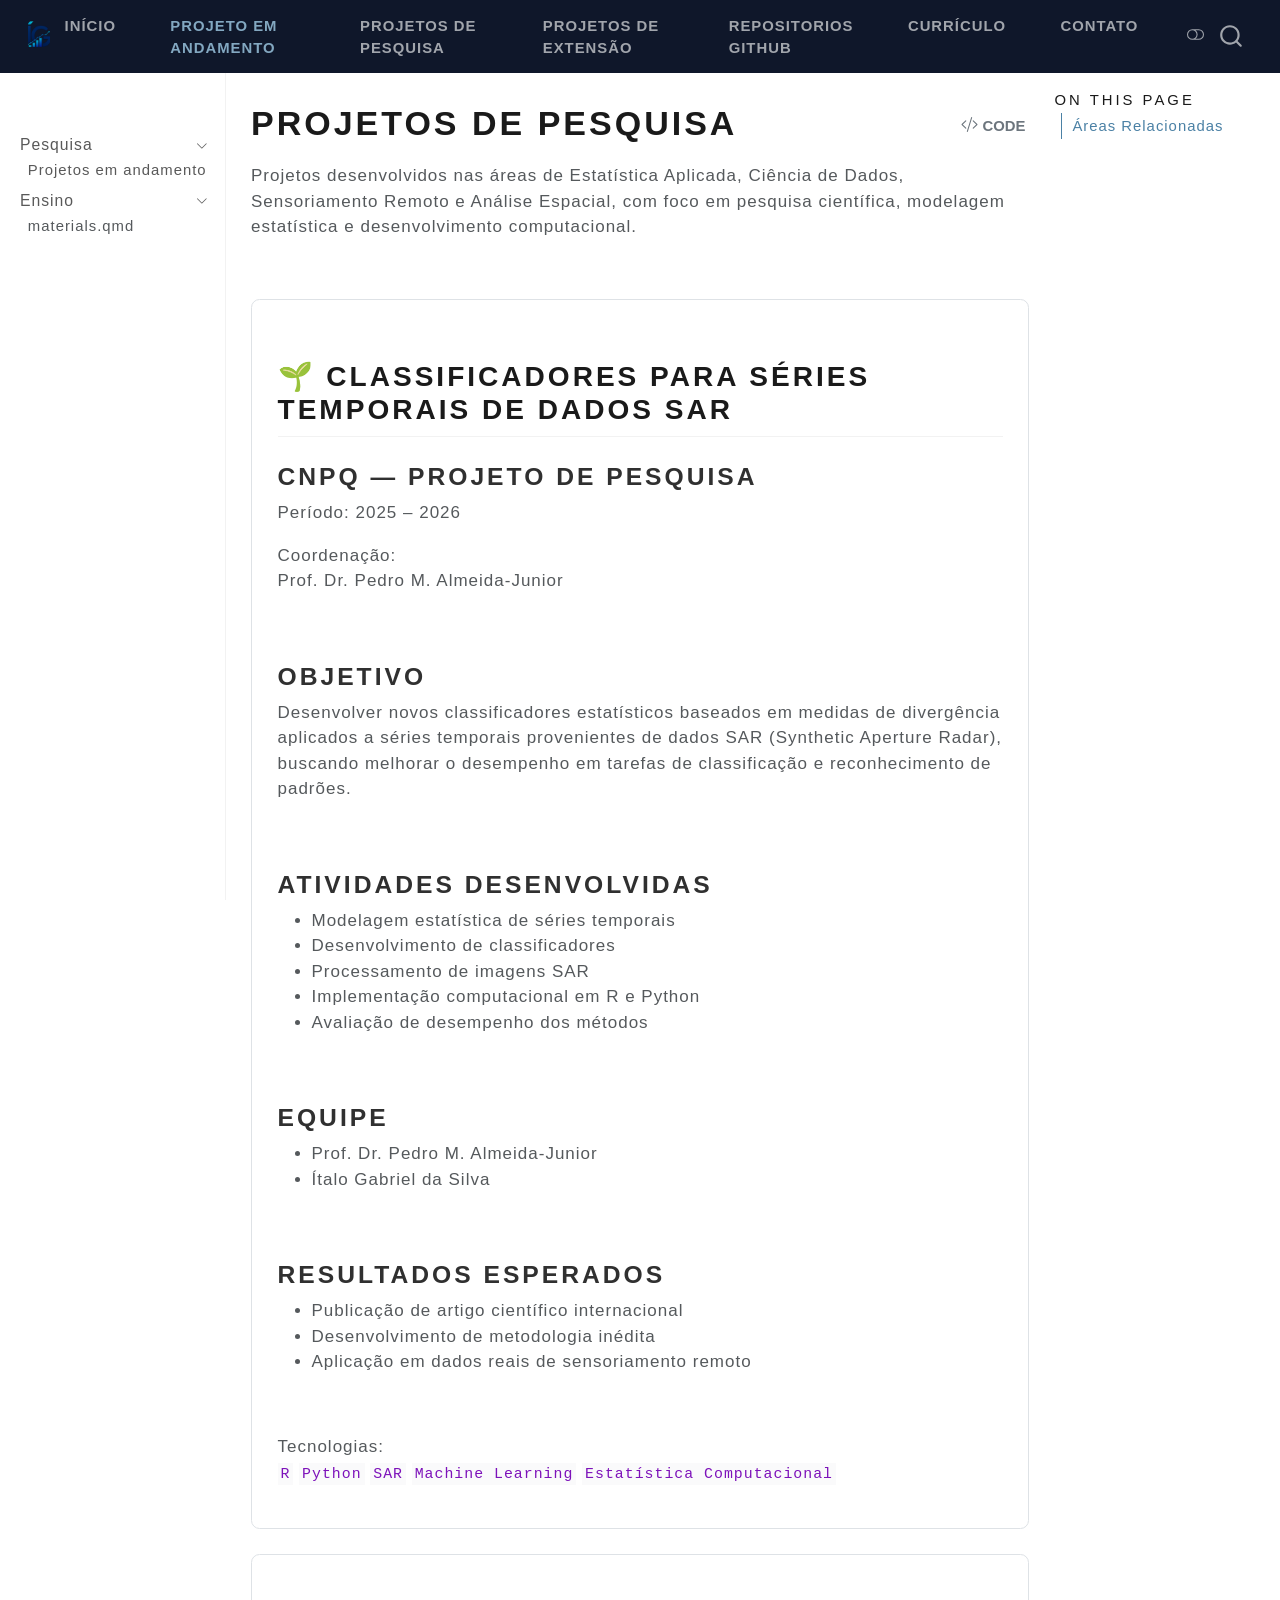
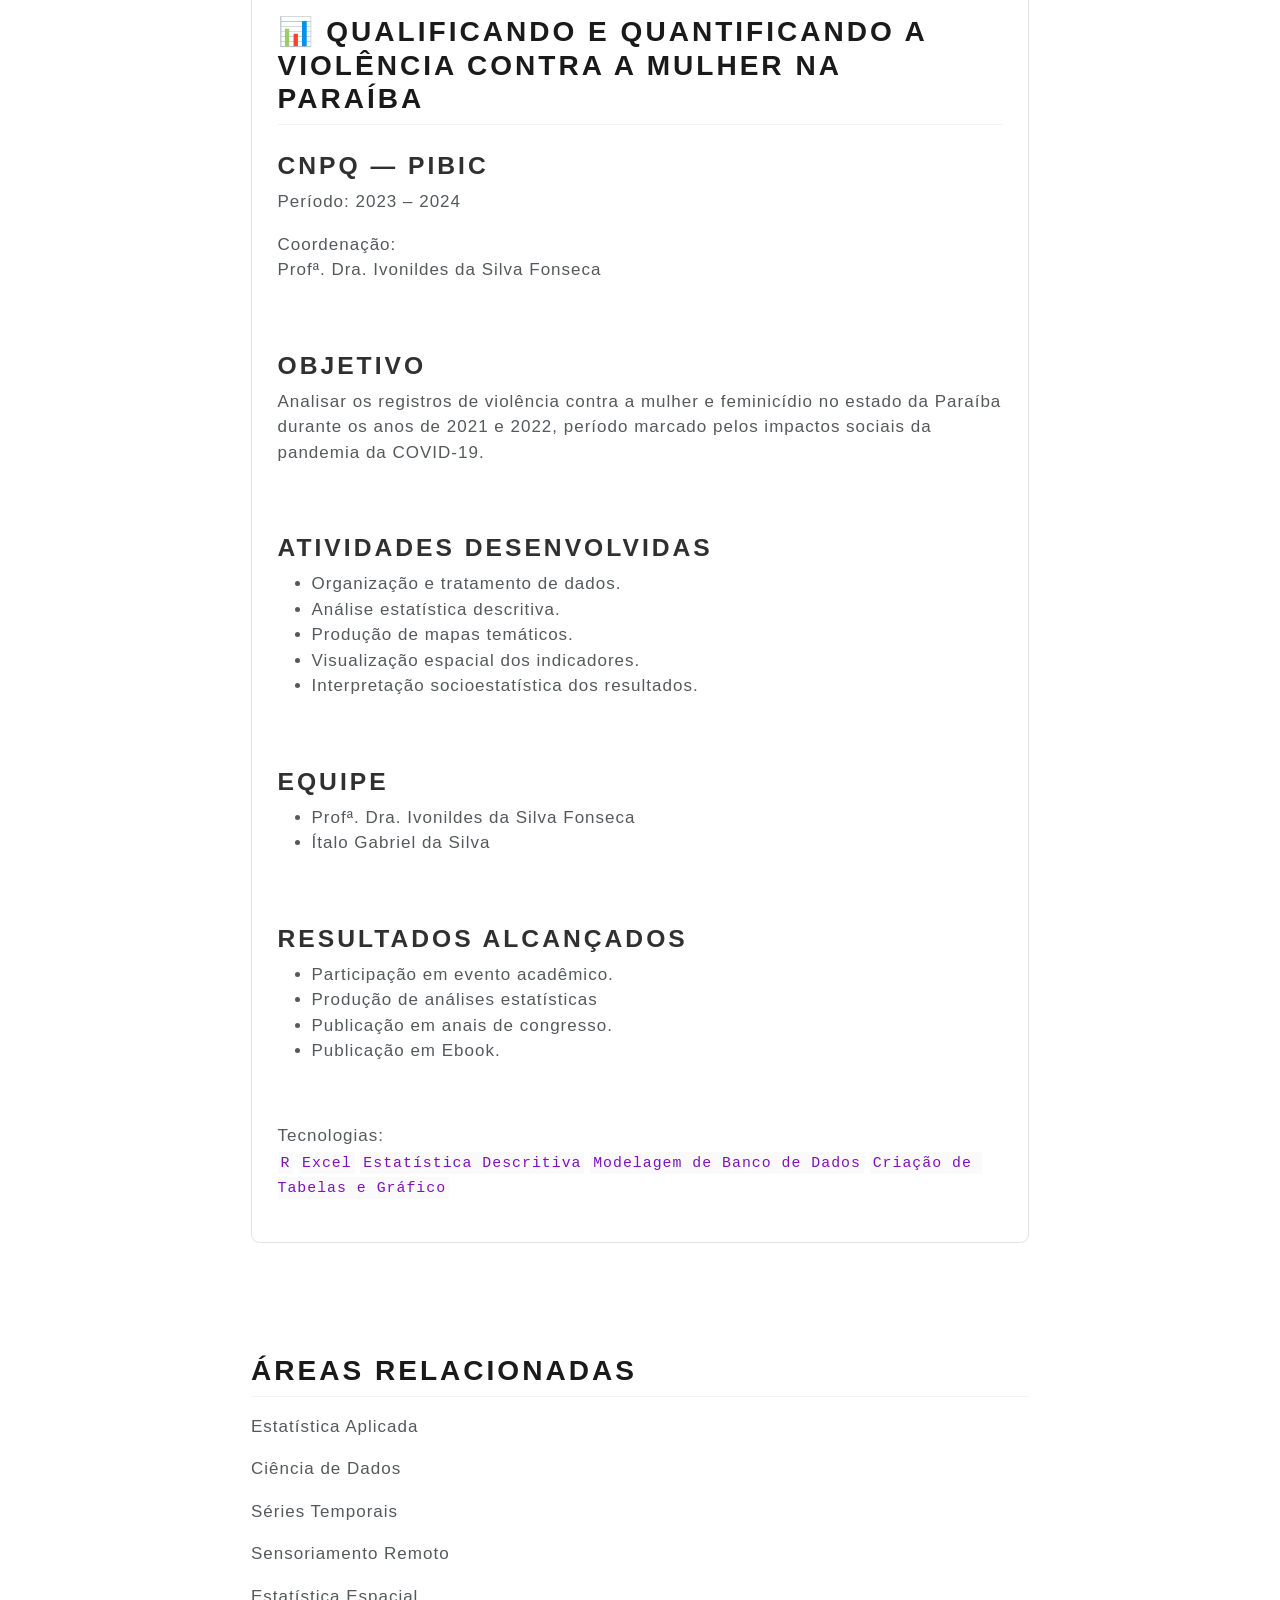
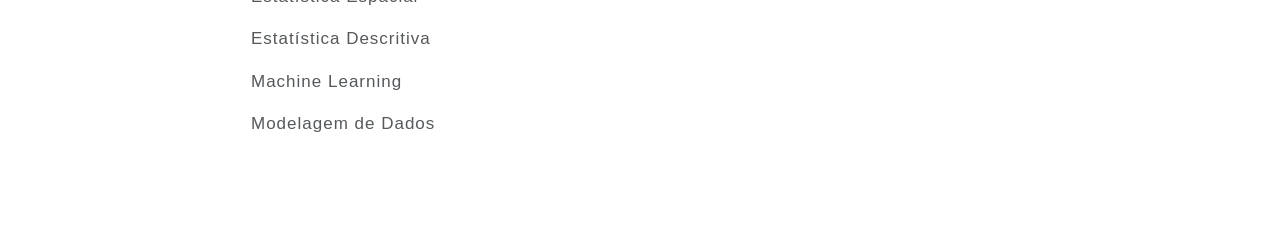
<file: docs/projeto1.html>
<!DOCTYPE html>
<html xmlns="http://www.w3.org/1999/xhtml" lang="en" xml:lang="en"><head>

<meta charset="utf-8">
<meta name="generator" content="quarto-1.9.37">

<meta name="viewport" content="width=device-width, initial-scale=1.0, user-scalable=yes">


<title>Projetos de Pesquisa</title>
<style>
/* Default styles provided by pandoc.
** See https://pandoc.org/MANUAL.html#variables-for-html for config info.
*/
code{white-space: pre-wrap;}
span.smallcaps{font-variant: small-caps;}
div.columns{display: flex; gap: min(4vw, 1.5em);}
div.column{flex: auto; overflow-x: auto;}
div.hanging-indent{margin-left: 1.5em; text-indent: -1.5em;}
ul.task-list{list-style: none;}
ul.task-list li input[type="checkbox"] {
  width: 0.8em;
  margin: 0 0.8em 0.2em -1em; /* quarto-specific, see https://github.com/quarto-dev/quarto-cli/issues/4556 */ 
  vertical-align: middle;
}
/* CSS for syntax highlighting */
html { -webkit-text-size-adjust: 100%; }
pre > code.sourceCode { white-space: pre; position: relative; }
pre > code.sourceCode > span { display: inline-block; line-height: 1.25; }
pre > code.sourceCode > span:empty { height: 1.2em; }
.sourceCode { overflow: visible; }
code.sourceCode > span { color: inherit; text-decoration: inherit; }
div.sourceCode { margin: 1em 0; }
pre.sourceCode { margin: 0; }
@media screen {
div.sourceCode { overflow: auto; }
}
@media print {
pre > code.sourceCode { white-space: pre-wrap; }
pre > code.sourceCode > span { text-indent: -5em; padding-left: 5em; }
}
pre.numberSource code
  { counter-reset: source-line 0; }
pre.numberSource code > span
  { position: relative; left: -4em; counter-increment: source-line; }
pre.numberSource code > span > a:first-child::before
  { content: counter(source-line);
    position: relative; left: -1em; text-align: right; vertical-align: baseline;
    border: none; display: inline-block;
    -webkit-touch-callout: none; -webkit-user-select: none;
    -khtml-user-select: none; -moz-user-select: none;
    -ms-user-select: none; user-select: none;
    padding: 0 4px; width: 4em;
  }
pre.numberSource { margin-left: 3em;  padding-left: 4px; }
div.sourceCode
  {   }
@media screen {
pre > code.sourceCode > span > a:first-child::before { text-decoration: underline; }
}
</style>


<script src="site_libs/quarto-nav/quarto-nav.js"></script>
<script src="site_libs/quarto-nav/headroom.min.js"></script>
<script src="site_libs/clipboard/clipboard.min.js"></script>
<script src="site_libs/quarto-search/autocomplete.umd.js"></script>
<script src="site_libs/quarto-search/fuse.min.js"></script>
<script src="site_libs/quarto-search/quarto-search.js"></script>
<meta name="quarto:offset" content="./">
<script src="site_libs/quarto-html/quarto.js" type="module"></script>
<script src="site_libs/quarto-html/tabsets/tabsets.js" type="module"></script>
<script src="site_libs/quarto-html/popper.min.js"></script>
<script src="site_libs/quarto-html/tippy.umd.min.js"></script>
<script src="site_libs/quarto-html/anchor.min.js"></script>
<link href="site_libs/quarto-html/tippy.css" rel="stylesheet">
<link href="site_libs/quarto-html/quarto-syntax-highlighting-7f8f88aac4f3542376d5c11b86a4c14d.css" rel="stylesheet" class="quarto-color-scheme" id="quarto-text-highlighting-styles">
<link href="site_libs/quarto-html/quarto-syntax-highlighting-dark-d0ae9245876894da5ac7e18953ecc5cc.css" rel="stylesheet" class="quarto-color-scheme quarto-color-alternate" id="quarto-text-highlighting-styles">
<link href="site_libs/quarto-html/quarto-syntax-highlighting-7f8f88aac4f3542376d5c11b86a4c14d.css" rel="stylesheet" class="quarto-color-scheme-extra" id="quarto-text-highlighting-styles">
<script src="site_libs/bootstrap/bootstrap.min.js"></script>
<link href="site_libs/bootstrap/bootstrap-icons.css" rel="stylesheet">
<link href="site_libs/bootstrap/bootstrap-876971277e83128f2ff74aee0317293c.min.css" rel="stylesheet" append-hash="true" class="quarto-color-scheme" id="quarto-bootstrap" data-mode="light">
<link href="site_libs/bootstrap/bootstrap-dark-9f76429a508d5f4675b0162a17d54ffa.min.css" rel="stylesheet" append-hash="true" class="quarto-color-scheme quarto-color-alternate" id="quarto-bootstrap" data-mode="dark">
<link href="site_libs/bootstrap/bootstrap-876971277e83128f2ff74aee0317293c.min.css" rel="stylesheet" append-hash="true" class="quarto-color-scheme-extra" id="quarto-bootstrap" data-mode="light">
<script id="quarto-search-options" type="application/json">{
  "location": "navbar",
  "copy-button": false,
  "collapse-after": 3,
  "panel-placement": "end",
  "type": "overlay",
  "limit": 50,
  "keyboard-shortcut": [
    "f",
    "/",
    "s"
  ],
  "show-item-context": false,
  "language": {
    "search-no-results-text": "No results",
    "search-matching-documents-text": "matching documents",
    "search-copy-link-title": "Copy link to search",
    "search-hide-matches-text": "Hide additional matches",
    "search-more-match-text": "more match in this document",
    "search-more-matches-text": "more matches in this document",
    "search-clear-button-title": "Clear",
    "search-text-placeholder": "",
    "search-detached-cancel-button-title": "Cancel",
    "search-submit-button-title": "Submit",
    "search-label": "Search"
  }
}</script>


<link rel="stylesheet" href="styles.css">
</head>

<body class="nav-sidebar docked nav-fixed quarto-light"><script id="quarto-html-before-body" type="application/javascript">
    const toggleBodyColorMode = (bsSheetEl) => {
      const mode = bsSheetEl.getAttribute("data-mode");
      const bodyEl = window.document.querySelector("body");
      if (mode === "dark") {
        bodyEl.classList.add("quarto-dark");
        bodyEl.classList.remove("quarto-light");
      } else {
        bodyEl.classList.add("quarto-light");
        bodyEl.classList.remove("quarto-dark");
      }
    }
    const toggleBodyColorPrimary = () => {
      const bsSheetEl = window.document.querySelector("link#quarto-bootstrap:not([rel=disabled-stylesheet])");
      if (bsSheetEl) {
        toggleBodyColorMode(bsSheetEl);
      }
    }
    const setColorSchemeToggle = (alternate) => {
      const toggles = window.document.querySelectorAll('.quarto-color-scheme-toggle');
      for (let i=0; i < toggles.length; i++) {
        const toggle = toggles[i];
        if (toggle) {
          if (alternate) {
            toggle.classList.add("alternate");
          } else {
            toggle.classList.remove("alternate");
          }
        }
      }
    };
    const toggleColorMode = (alternate) => {
      // Switch the stylesheets
      const primaryStylesheets = window.document.querySelectorAll('link.quarto-color-scheme:not(.quarto-color-alternate)');
      const alternateStylesheets = window.document.querySelectorAll('link.quarto-color-scheme.quarto-color-alternate');
      manageTransitions('#quarto-margin-sidebar .nav-link', false);
      if (alternate) {
        // note: dark is layered on light, we don't disable primary!
        enableStylesheet(alternateStylesheets);
        for (const sheetNode of alternateStylesheets) {
          if (sheetNode.id === "quarto-bootstrap") {
            toggleBodyColorMode(sheetNode);
          }
        }
      } else {
        disableStylesheet(alternateStylesheets);
        enableStylesheet(primaryStylesheets)
        toggleBodyColorPrimary();
      }
      manageTransitions('#quarto-margin-sidebar .nav-link', true);
      // Switch the toggles
      setColorSchemeToggle(alternate)
      // Hack to workaround the fact that safari doesn't
      // properly recolor the scrollbar when toggling (#1455)
      if (navigator.userAgent.indexOf('Safari') > 0 && navigator.userAgent.indexOf('Chrome') == -1) {
        manageTransitions("body", false);
        window.scrollTo(0, 1);
        setTimeout(() => {
          window.scrollTo(0, 0);
          manageTransitions("body", true);
        }, 40);
      }
    }
    const disableStylesheet = (stylesheets) => {
      for (let i=0; i < stylesheets.length; i++) {
        const stylesheet = stylesheets[i];
        stylesheet.rel = 'disabled-stylesheet';
      }
    }
    const enableStylesheet = (stylesheets) => {
      for (let i=0; i < stylesheets.length; i++) {
        const stylesheet = stylesheets[i];
        if(stylesheet.rel !== 'stylesheet') { // for Chrome, which will still FOUC without this check
          stylesheet.rel = 'stylesheet';
        }
      }
    }
    const manageTransitions = (selector, allowTransitions) => {
      const els = window.document.querySelectorAll(selector);
      for (let i=0; i < els.length; i++) {
        const el = els[i];
        if (allowTransitions) {
          el.classList.remove('notransition');
        } else {
          el.classList.add('notransition');
        }
      }
    }
    const isFileUrl = () => {
      return window.location.protocol === 'file:';
    }
    const hasAlternateSentinel = () => {
      let styleSentinel = getColorSchemeSentinel();
      if (styleSentinel !== null) {
        return styleSentinel === "alternate";
      } else {
        return false;
      }
    }
    const setStyleSentinel = (alternate) => {
      const value = alternate ? "alternate" : "default";
      if (!isFileUrl()) {
        window.localStorage.setItem("quarto-color-scheme", value);
      } else {
        localAlternateSentinel = value;
      }
    }
    const getColorSchemeSentinel = () => {
      if (!isFileUrl()) {
        const storageValue = window.localStorage.getItem("quarto-color-scheme");
        return storageValue != null ? storageValue : localAlternateSentinel;
      } else {
        return localAlternateSentinel;
      }
    }
    const toggleGiscusIfUsed = (isAlternate, darkModeDefault) => {
      const baseTheme = document.querySelector('#giscus-base-theme')?.value ?? 'light';
      const alternateTheme = document.querySelector('#giscus-alt-theme')?.value ?? 'dark';
      let newTheme = '';
      if(authorPrefersDark) {
        newTheme = isAlternate ? baseTheme : alternateTheme;
      } else {
        newTheme = isAlternate ? alternateTheme : baseTheme;
      }
      const changeGiscusTheme = () => {
        // From: https://github.com/giscus/giscus/issues/336
        const sendMessage = (message) => {
          const iframe = document.querySelector('iframe.giscus-frame');
          if (!iframe) return;
          iframe.contentWindow.postMessage({ giscus: message }, 'https://giscus.app');
        }
        sendMessage({
          setConfig: {
            theme: newTheme
          }
        });
      }
      const isGiscussLoaded = window.document.querySelector('iframe.giscus-frame') !== null;
      if (isGiscussLoaded) {
        changeGiscusTheme();
      }
    };
    const authorPrefersDark = false;
    const darkModeDefault = authorPrefersDark;
      document.querySelector('link#quarto-text-highlighting-styles.quarto-color-scheme-extra').rel = 'disabled-stylesheet';
      document.querySelector('link#quarto-bootstrap.quarto-color-scheme-extra').rel = 'disabled-stylesheet';
    let localAlternateSentinel = darkModeDefault ? 'alternate' : 'default';
    // Dark / light mode switch
    window.quartoToggleColorScheme = () => {
      // Read the current dark / light value
      let toAlternate = !hasAlternateSentinel();
      toggleColorMode(toAlternate);
      setStyleSentinel(toAlternate);
      toggleGiscusIfUsed(toAlternate, darkModeDefault);
      window.dispatchEvent(new Event('resize'));
    };
    // Switch to dark mode if need be
    if (hasAlternateSentinel()) {
      toggleColorMode(true);
    } else {
      toggleColorMode(false);
    }
  </script>

<div id="quarto-search-results"></div>
  <header id="quarto-header" class="headroom fixed-top">
    <nav class="navbar navbar-expand-lg " data-bs-theme="dark">
      <div class="navbar-container container-fluid">
      <div class="navbar-brand-container mx-auto">
    <a href="./index.html" class="navbar-brand navbar-brand-logo">
    <img src="./logo.png" alt="" class="navbar-logo light-content">
    <img src="./logo.png" alt="" class="navbar-logo dark-content">
    </a>
  </div>
            <div id="quarto-search" class="" title="Search"></div>
          <button class="navbar-toggler" type="button" data-bs-toggle="collapse" data-bs-target="#navbarCollapse" aria-controls="navbarCollapse" role="menu" aria-expanded="false" aria-label="Toggle navigation" onclick="if (window.quartoToggleHeadroom) { window.quartoToggleHeadroom(); }">
  <span class="navbar-toggler-icon"></span>
</button>
          <div class="collapse navbar-collapse" id="navbarCollapse">
            <ul class="navbar-nav navbar-nav-scroll me-auto">
  <li class="nav-item">
    <a class="nav-link" href="./index.html"> 
<span class="menu-text">Início</span></a>
  </li>  
  <li class="nav-item">
    <a class="nav-link active" href="./projects.html" aria-current="page"> 
<span class="menu-text">Projeto em Andamento</span></a>
  </li>  
  <li class="nav-item">
    <a class="nav-link" href="./projeto1.html"> 
<span class="menu-text">Projetos de pesquisa</span></a>
  </li>  
  <li class="nav-item">
    <a class="nav-link" href="./projeto2.html"> 
<span class="menu-text">Projetos de extensão</span></a>
  </li>  
  <li class="nav-item">
    <a class="nav-link" href="./repositorios.html"> 
<span class="menu-text">Repositorios GitHub</span></a>
  </li>  
  <li class="nav-item">
    <a class="nav-link" href="./cv.html"> 
<span class="menu-text">Currículo</span></a>
  </li>  
  <li class="nav-item">
    <a class="nav-link" href="./contact.html"> 
<span class="menu-text">Contato</span></a>
  </li>  
</ul>
          </div> <!-- /navcollapse -->
            <div class="quarto-navbar-tools">
  <a href="" class="quarto-color-scheme-toggle quarto-navigation-tool  px-1" onclick="window.quartoToggleColorScheme(); return false;" title="Toggle dark mode"><i class="bi"></i></a>
</div>
      </div> <!-- /container-fluid -->
    </nav>
  <nav class="quarto-secondary-nav">
    <div class="container-fluid d-flex">
      <button type="button" class="quarto-btn-toggle btn" data-bs-toggle="collapse" role="button" data-bs-target=".quarto-sidebar-collapse-item" aria-controls="quarto-sidebar" aria-expanded="false" aria-label="Toggle sidebar navigation" onclick="if (window.quartoToggleHeadroom) { window.quartoToggleHeadroom(); }">
        <i class="bi bi-layout-text-sidebar-reverse"></i>
      </button>
        <nav class="quarto-page-breadcrumbs" aria-label="breadcrumb"><ol class="breadcrumb"><li class="breadcrumb-item">Projetos de Pesquisa</li></ol></nav>
        <a class="flex-grow-1" role="navigation" data-bs-toggle="collapse" data-bs-target=".quarto-sidebar-collapse-item" aria-controls="quarto-sidebar" aria-expanded="false" aria-label="Toggle sidebar navigation" onclick="if (window.quartoToggleHeadroom) { window.quartoToggleHeadroom(); }">      
        </a>
      <button type="button" class="btn quarto-search-button" aria-label="Search" onclick="window.quartoOpenSearch();">
        <i class="bi bi-search"></i>
      </button>
    </div>
  </nav>
</header>
<!-- content -->
<div id="quarto-content" class="quarto-container page-columns page-rows-contents page-layout-article page-navbar">
<!-- sidebar -->
  <nav id="quarto-sidebar" class="sidebar collapse collapse-horizontal quarto-sidebar-collapse-item sidebar-navigation docked overflow-auto">
        <div class="mt-2 flex-shrink-0 align-items-center">
        <div class="sidebar-search">
        <div id="quarto-search" class="" title="Search"></div>
        </div>
        </div>
    <div class="sidebar-menu-container"> 
    <ul class="list-unstyled mt-1">
        <li class="sidebar-item sidebar-item-section">
      <div class="sidebar-item-container"> 
            <a class="sidebar-item-text sidebar-link text-start" data-bs-toggle="collapse" data-bs-target="#quarto-sidebar-section-1" role="navigation" aria-expanded="true">
 <span class="menu-text">Pesquisa</span></a>
          <a class="sidebar-item-toggle text-start" data-bs-toggle="collapse" data-bs-target="#quarto-sidebar-section-1" role="navigation" aria-expanded="true" aria-label="Toggle section">
            <i class="bi bi-chevron-right ms-2"></i>
          </a> 
      </div>
      <ul id="quarto-sidebar-section-1" class="collapse list-unstyled sidebar-section depth1 show">  
          <li class="sidebar-item">
  <div class="sidebar-item-container"> 
  <a href="./projects.html" class="sidebar-item-text sidebar-link">
 <span class="menu-text">Projetos em andamento</span></a>
  </div>
</li>
      </ul>
  </li>
        <li class="sidebar-item sidebar-item-section">
      <div class="sidebar-item-container"> 
            <a class="sidebar-item-text sidebar-link text-start" data-bs-toggle="collapse" data-bs-target="#quarto-sidebar-section-2" role="navigation" aria-expanded="true">
 <span class="menu-text">Ensino</span></a>
          <a class="sidebar-item-toggle text-start" data-bs-toggle="collapse" data-bs-target="#quarto-sidebar-section-2" role="navigation" aria-expanded="true" aria-label="Toggle section">
            <i class="bi bi-chevron-right ms-2"></i>
          </a> 
      </div>
      <ul id="quarto-sidebar-section-2" class="collapse list-unstyled sidebar-section depth1 show">  
          <li class="sidebar-item">
 <span class="menu-text">materials.qmd</span>
  </li>
      </ul>
  </li>
    </ul>
    </div>
</nav>
<div id="quarto-sidebar-glass" class="quarto-sidebar-collapse-item" data-bs-toggle="collapse" data-bs-target=".quarto-sidebar-collapse-item"></div>
<!-- margin-sidebar -->
    <div id="quarto-margin-sidebar" class="sidebar margin-sidebar">
        <nav id="TOC" role="doc-toc" class="toc-active">
    <h2 id="toc-title">On this page</h2>
   
  <ul>
  <li><a href="#áreas-relacionadas" id="toc-áreas-relacionadas" class="nav-link active" data-scroll-target="#áreas-relacionadas">Áreas Relacionadas</a></li>
  </ul>
</nav>
    </div>
<!-- main -->
<main class="content" id="quarto-document-content">


<header id="title-block-header" class="quarto-title-block default">
<div class="quarto-title">
<div class="quarto-title-block"><div><h1 class="title">Projetos de Pesquisa</h1><button type="button" class="btn code-tools-button" id="quarto-code-tools-source"><i class="bi"></i> Code</button></div></div>
</div>



<div class="quarto-title-meta">

    
  
    
  </div>
  


</header>


<p>Projetos desenvolvidos nas áreas de Estatística Aplicada, Ciência de Dados, Sensoriamento Remoto e Análise Espacial, com foco em pesquisa científica, modelagem estatística e desenvolvimento computacional.</p>
<p><br></p>
<div class="project-grid">
<section id="classificadores-para-séries-temporais-de-dados-sar" class="level2 project-card">
<h2 class="anchored" data-anchor-id="classificadores-para-séries-temporais-de-dados-sar">🌱 Classificadores para Séries Temporais de Dados SAR</h2>
<section id="cnpq-projeto-de-pesquisa" class="level3">
<h3 class="anchored" data-anchor-id="cnpq-projeto-de-pesquisa">CNPq — Projeto de Pesquisa</h3>
<p><strong>Período:</strong> 2025 – 2026</p>
<p><strong>Coordenação:</strong><br>
Prof.&nbsp;Dr.&nbsp;Pedro M. Almeida-Junior</p>
<p><br></p>
</section>
<section id="objetivo" class="level3">
<h3 class="anchored" data-anchor-id="objetivo">Objetivo</h3>
<p>Desenvolver novos classificadores estatísticos baseados em medidas de divergência aplicados a séries temporais provenientes de dados SAR (Synthetic Aperture Radar), buscando melhorar o desempenho em tarefas de classificação e reconhecimento de padrões.</p>
<p><br></p>
</section>
<section id="atividades-desenvolvidas" class="level3">
<h3 class="anchored" data-anchor-id="atividades-desenvolvidas">Atividades Desenvolvidas</h3>
<ul>
<li>Modelagem estatística de séries temporais</li>
<li>Desenvolvimento de classificadores</li>
<li>Processamento de imagens SAR</li>
<li>Implementação computacional em R e Python</li>
<li>Avaliação de desempenho dos métodos</li>
</ul>
<p><br></p>
</section>
<section id="equipe" class="level3">
<h3 class="anchored" data-anchor-id="equipe">Equipe</h3>
<ul>
<li>Prof.&nbsp;Dr.&nbsp;Pedro M. Almeida-Junior</li>
<li>Ítalo Gabriel da Silva</li>
</ul>
<p><br></p>
</section>
<section id="resultados-esperados" class="level3">
<h3 class="anchored" data-anchor-id="resultados-esperados">Resultados Esperados</h3>
<ul>
<li>Publicação de artigo científico internacional</li>
<li>Desenvolvimento de metodologia inédita</li>
<li>Aplicação em dados reais de sensoriamento remoto</li>
</ul>
<p><br></p>
<p><strong>Tecnologias:</strong><br>
<code>R</code> <code>Python</code> <code>SAR</code> <code>Machine Learning</code> <code>Estatística Computacional</code></p>
</section>
</section>
<section id="qualificando-e-quantificando-a-violência-contra-a-mulher-na-paraíba" class="level2 project-card">
<h2 class="anchored" data-anchor-id="qualificando-e-quantificando-a-violência-contra-a-mulher-na-paraíba">📊 Qualificando e Quantificando a Violência Contra a Mulher na Paraíba</h2>
<section id="cnpq-pibic" class="level3">
<h3 class="anchored" data-anchor-id="cnpq-pibic">CNPq — PIBIC</h3>
<p><strong>Período:</strong> 2023 – 2024</p>
<p><strong>Coordenação:</strong><br>
Profª. Dra. Ivonildes da Silva Fonseca</p>
<p><br></p>
</section>
<section id="objetivo-1" class="level3">
<h3 class="anchored" data-anchor-id="objetivo-1">Objetivo</h3>
<p>Analisar os registros de violência contra a mulher e feminicídio no estado da Paraíba durante os anos de 2021 e 2022, período marcado pelos impactos sociais da pandemia da COVID-19.</p>
<p><br></p>
</section>
<section id="atividades-desenvolvidas-1" class="level3">
<h3 class="anchored" data-anchor-id="atividades-desenvolvidas-1">Atividades Desenvolvidas</h3>
<ul>
<li>Organização e tratamento de dados.</li>
<li>Análise estatística descritiva.</li>
<li>Produção de mapas temáticos.</li>
<li>Visualização espacial dos indicadores.</li>
<li>Interpretação socioestatística dos resultados.</li>
</ul>
<p><br></p>
</section>
<section id="equipe-1" class="level3">
<h3 class="anchored" data-anchor-id="equipe-1">Equipe</h3>
<ul>
<li>Profª. Dra. Ivonildes da Silva Fonseca</li>
<li>Ítalo Gabriel da Silva</li>
</ul>
<p><br></p>
</section>
<section id="resultados-alcançados" class="level3">
<h3 class="anchored" data-anchor-id="resultados-alcançados">Resultados Alcançados</h3>
<ul>
<li>Participação em evento acadêmico.</li>
<li>Produção de análises estatísticas</li>
<li>Publicação em anais de congresso.</li>
<li>Publicação em Ebook.</li>
</ul>
<p><br></p>
<p><strong>Tecnologias:</strong><br>
<code>R</code> <code>Excel</code> <code>Estatística Descritiva</code> <code>Modelagem de Banco de Dados</code> <code>Criação de Tabelas e Gráfico</code></p>
</section>
</section>
</div>
<p><br><br></p>
<section id="áreas-relacionadas" class="level2">
<h2 class="anchored" data-anchor-id="áreas-relacionadas">Áreas Relacionadas</h2>
<div class="areas">
<p>Estatística Aplicada</p>
<p>Ciência de Dados</p>
<p>Séries Temporais</p>
<p>Sensoriamento Remoto</p>
<p>Estatística Espacial</p>
<p>Estatística Descritiva</p>
<p>Machine Learning</p>
<p>Modelagem de Dados</p>
</div>


<!-- -->

</section>

</main> <!-- /main -->
<script id="quarto-html-after-body" type="application/javascript">
  window.document.addEventListener("DOMContentLoaded", function (event) {
    // Ensure there is a toggle, if there isn't float one in the top right
    if (window.document.querySelector('.quarto-color-scheme-toggle') === null) {
      const a = window.document.createElement('a');
      a.classList.add('top-right');
      a.classList.add('quarto-color-scheme-toggle');
      a.href = "";
      a.onclick = function() { try { window.quartoToggleColorScheme(); } catch {} return false; };
      const i = window.document.createElement("i");
      i.classList.add('bi');
      a.appendChild(i);
      window.document.body.appendChild(a);
    }
    setColorSchemeToggle(hasAlternateSentinel())
    const icon = "";
    const anchorJS = new window.AnchorJS();
    anchorJS.options = {
      placement: 'right',
      icon: icon
    };
    anchorJS.add('.anchored');
    const isCodeAnnotation = (el) => {
      for (const clz of el.classList) {
        if (clz.startsWith('code-annotation-')) {                     
          return true;
        }
      }
      return false;
    }
    const onCopySuccess = function(e) {
      // button target
      const button = e.trigger;
      // don't keep focus
      button.blur();
      // flash "checked"
      button.classList.add('code-copy-button-checked');
      var currentTitle = button.getAttribute("title");
      button.setAttribute("title", "Copied!");
      let tooltip;
      if (window.bootstrap) {
        button.setAttribute("data-bs-toggle", "tooltip");
        button.setAttribute("data-bs-placement", "left");
        button.setAttribute("data-bs-title", "Copied!");
        tooltip = new bootstrap.Tooltip(button, 
          { trigger: "manual", 
            customClass: "code-copy-button-tooltip",
            offset: [0, -8]});
        tooltip.show();    
      }
      setTimeout(function() {
        if (tooltip) {
          tooltip.hide();
          button.removeAttribute("data-bs-title");
          button.removeAttribute("data-bs-toggle");
          button.removeAttribute("data-bs-placement");
        }
        button.setAttribute("title", currentTitle);
        button.classList.remove('code-copy-button-checked');
      }, 1000);
      // clear code selection
      e.clearSelection();
    }
    const getTextToCopy = function(trigger) {
      const outerScaffold = trigger.parentElement.cloneNode(true);
      const codeEl = outerScaffold.querySelector('code');
      for (const childEl of codeEl.children) {
        if (isCodeAnnotation(childEl)) {
          childEl.remove();
        }
      }
      return codeEl.innerText;
    }
    const clipboard = new window.ClipboardJS('.code-copy-button:not([data-in-quarto-modal])', {
      text: getTextToCopy
    });
    clipboard.on('success', onCopySuccess);
    if (window.document.getElementById('quarto-embedded-source-code-modal')) {
      const clipboardModal = new window.ClipboardJS('.code-copy-button[data-in-quarto-modal]', {
        text: getTextToCopy,
        container: window.document.getElementById('quarto-embedded-source-code-modal')
      });
      clipboardModal.on('success', onCopySuccess);
    }
    const viewSource = window.document.getElementById('quarto-view-source') ||
                       window.document.getElementById('quarto-code-tools-source');
    if (viewSource) {
      const sourceUrl = viewSource.getAttribute("data-quarto-source-url");
      viewSource.addEventListener("click", function(e) {
        if (sourceUrl) {
          // rstudio viewer pane
          if (/\bcapabilities=\b/.test(window.location)) {
            window.open(sourceUrl);
          } else {
            window.location.href = sourceUrl;
          }
        } else {
          const modal = new bootstrap.Modal(document.getElementById('quarto-embedded-source-code-modal'));
          modal.show();
        }
        return false;
      });
    }
    function toggleCodeHandler(show) {
      return function(e) {
        const detailsSrc = window.document.querySelectorAll(".cell > details > .sourceCode");
        for (let i=0; i<detailsSrc.length; i++) {
          const details = detailsSrc[i].parentElement;
          if (show) {
            details.open = true;
          } else {
            details.removeAttribute("open");
          }
        }
        const cellCodeDivs = window.document.querySelectorAll(".cell > .sourceCode");
        const fromCls = show ? "hidden" : "unhidden";
        const toCls = show ? "unhidden" : "hidden";
        for (let i=0; i<cellCodeDivs.length; i++) {
          const codeDiv = cellCodeDivs[i];
          if (codeDiv.classList.contains(fromCls)) {
            codeDiv.classList.remove(fromCls);
            codeDiv.classList.add(toCls);
          } 
        }
        return false;
      }
    }
    const hideAllCode = window.document.getElementById("quarto-hide-all-code");
    if (hideAllCode) {
      hideAllCode.addEventListener("click", toggleCodeHandler(false));
    }
    const showAllCode = window.document.getElementById("quarto-show-all-code");
    if (showAllCode) {
      showAllCode.addEventListener("click", toggleCodeHandler(true));
    }
      var localhostRegex = new RegExp(/^(?:http|https):\/\/localhost\:?[0-9]*\//);
      var mailtoRegex = new RegExp(/^mailto:/);
        var filterRegex = new RegExp('/' + window.location.host + '/');
      var isInternal = (href) => {
          return filterRegex.test(href) || localhostRegex.test(href) || mailtoRegex.test(href);
      }
      // Inspect non-navigation links and adorn them if external
     var links = window.document.querySelectorAll('a[href]:not(.nav-link):not(.navbar-brand):not(.toc-action):not(.sidebar-link):not(.sidebar-item-toggle):not(.pagination-link):not(.no-external):not([aria-hidden]):not(.dropdown-item):not(.quarto-navigation-tool):not(.about-link)');
      for (var i=0; i<links.length; i++) {
        const link = links[i];
        if (!isInternal(link.href)) {
          // undo the damage that might have been done by quarto-nav.js in the case of
          // links that we want to consider external
          if (link.dataset.originalHref !== undefined) {
            link.href = link.dataset.originalHref;
          }
        }
      }
    function tippyHover(el, contentFn, onTriggerFn, onUntriggerFn) {
      const config = {
        allowHTML: true,
        maxWidth: 500,
        delay: 100,
        arrow: false,
        appendTo: function(el) {
            return el.parentElement;
        },
        interactive: true,
        interactiveBorder: 10,
        theme: 'quarto',
        placement: 'bottom-start',
      };
      if (contentFn) {
        config.content = contentFn;
      }
      if (onTriggerFn) {
        config.onTrigger = onTriggerFn;
      }
      if (onUntriggerFn) {
        config.onUntrigger = onUntriggerFn;
      }
      window.tippy(el, config); 
    }
    const noterefs = window.document.querySelectorAll('a[role="doc-noteref"]');
    for (var i=0; i<noterefs.length; i++) {
      const ref = noterefs[i];
      tippyHover(ref, function() {
        // use id or data attribute instead here
        let href = ref.getAttribute('data-footnote-href') || ref.getAttribute('href');
        try { href = new URL(href).hash; } catch {}
        const id = href.replace(/^#\/?/, "");
        const note = window.document.getElementById(id);
        if (note) {
          return note.innerHTML;
        } else {
          return "";
        }
      });
    }
    const xrefs = window.document.querySelectorAll('a.quarto-xref');
    const processXRef = (id, note) => {
      // Strip column container classes
      const stripColumnClz = (el) => {
        el.classList.remove("page-full", "page-columns");
        if (el.children) {
          for (const child of el.children) {
            stripColumnClz(child);
          }
        }
      }
      stripColumnClz(note)
      if (id === null || id.startsWith('sec-')) {
        // Special case sections, only their first couple elements
        const container = document.createElement("div");
        if (note.children && note.children.length > 2) {
          container.appendChild(note.children[0].cloneNode(true));
          for (let i = 1; i < note.children.length; i++) {
            const child = note.children[i];
            if (child.tagName === "P" && child.innerText === "") {
              continue;
            } else {
              container.appendChild(child.cloneNode(true));
              break;
            }
          }
          if (window.Quarto?.typesetMath) {
            window.Quarto.typesetMath(container);
          }
          return container.innerHTML
        } else {
          if (window.Quarto?.typesetMath) {
            window.Quarto.typesetMath(note);
          }
          return note.innerHTML;
        }
      } else {
        // Remove any anchor links if they are present
        const anchorLink = note.querySelector('a.anchorjs-link');
        if (anchorLink) {
          anchorLink.remove();
        }
        if (window.Quarto?.typesetMath) {
          window.Quarto.typesetMath(note);
        }
        if (note.classList.contains("callout")) {
          return note.outerHTML;
        } else {
          return note.innerHTML;
        }
      }
    }
    for (var i=0; i<xrefs.length; i++) {
      const xref = xrefs[i];
      tippyHover(xref, undefined, function(instance) {
        instance.disable();
        let url = xref.getAttribute('href');
        let hash = undefined; 
        if (url.startsWith('#')) {
          hash = url;
        } else {
          try { hash = new URL(url).hash; } catch {}
        }
        if (hash) {
          const id = hash.replace(/^#\/?/, "");
          const note = window.document.getElementById(id);
          if (note !== null) {
            try {
              const html = processXRef(id, note.cloneNode(true));
              instance.setContent(html);
            } finally {
              instance.enable();
              instance.show();
            }
          } else {
            // See if we can fetch this
            fetch(url.split('#')[0])
            .then(res => res.text())
            .then(html => {
              const parser = new DOMParser();
              const htmlDoc = parser.parseFromString(html, "text/html");
              const note = htmlDoc.getElementById(id);
              if (note !== null) {
                const html = processXRef(id, note);
                instance.setContent(html);
              } 
            }).finally(() => {
              instance.enable();
              instance.show();
            });
          }
        } else {
          // See if we can fetch a full url (with no hash to target)
          // This is a special case and we should probably do some content thinning / targeting
          fetch(url)
          .then(res => res.text())
          .then(html => {
            const parser = new DOMParser();
            const htmlDoc = parser.parseFromString(html, "text/html");
            const note = htmlDoc.querySelector('main.content');
            if (note !== null) {
              // This should only happen for chapter cross references
              // (since there is no id in the URL)
              // remove the first header
              if (note.children.length > 0 && note.children[0].tagName === "HEADER") {
                note.children[0].remove();
              }
              const html = processXRef(null, note);
              instance.setContent(html);
            } 
          }).finally(() => {
            instance.enable();
            instance.show();
          });
        }
      }, function(instance) {
      });
    }
        let selectedAnnoteEl;
        const selectorForAnnotation = ( cell, annotation) => {
          let cellAttr = 'data-code-cell="' + cell + '"';
          let lineAttr = 'data-code-annotation="' +  annotation + '"';
          const selector = 'span[' + cellAttr + '][' + lineAttr + ']';
          return selector;
        }
        const selectCodeLines = (annoteEl) => {
          const doc = window.document;
          const targetCell = annoteEl.getAttribute("data-target-cell");
          const targetAnnotation = annoteEl.getAttribute("data-target-annotation");
          const annoteSpan = window.document.querySelector(selectorForAnnotation(targetCell, targetAnnotation));
          const lines = annoteSpan.getAttribute("data-code-lines").split(",");
          const lineIds = lines.map((line) => {
            return targetCell + "-" + line;
          })
          let top = null;
          let height = null;
          let parent = null;
          if (lineIds.length > 0) {
              //compute the position of the single el (top and bottom and make a div)
              const el = window.document.getElementById(lineIds[0]);
              top = el.offsetTop;
              height = el.offsetHeight;
              parent = el.parentElement.parentElement;
            if (lineIds.length > 1) {
              const lastEl = window.document.getElementById(lineIds[lineIds.length - 1]);
              const bottom = lastEl.offsetTop + lastEl.offsetHeight;
              height = bottom - top;
            }
            if (top !== null && height !== null && parent !== null) {
              // cook up a div (if necessary) and position it 
              let div = window.document.getElementById("code-annotation-line-highlight");
              if (div === null) {
                div = window.document.createElement("div");
                div.setAttribute("id", "code-annotation-line-highlight");
                div.style.position = 'absolute';
                parent.appendChild(div);
              }
              div.style.top = top - 2 + "px";
              div.style.height = height + 4 + "px";
              div.style.left = 0;
              let gutterDiv = window.document.getElementById("code-annotation-line-highlight-gutter");
              if (gutterDiv === null) {
                gutterDiv = window.document.createElement("div");
                gutterDiv.setAttribute("id", "code-annotation-line-highlight-gutter");
                gutterDiv.style.position = 'absolute';
                const codeCell = window.document.getElementById(targetCell);
                const gutter = codeCell.querySelector('.code-annotation-gutter');
                gutter.appendChild(gutterDiv);
              }
              gutterDiv.style.top = top - 2 + "px";
              gutterDiv.style.height = height + 4 + "px";
            }
            selectedAnnoteEl = annoteEl;
          }
        };
        const unselectCodeLines = () => {
          const elementsIds = ["code-annotation-line-highlight", "code-annotation-line-highlight-gutter"];
          elementsIds.forEach((elId) => {
            const div = window.document.getElementById(elId);
            if (div) {
              div.remove();
            }
          });
          selectedAnnoteEl = undefined;
        };
          // Handle positioning of the toggle
      window.addEventListener(
        "resize",
        throttle(() => {
          elRect = undefined;
          if (selectedAnnoteEl) {
            selectCodeLines(selectedAnnoteEl);
          }
        }, 10)
      );
      function throttle(fn, ms) {
      let throttle = false;
      let timer;
        return (...args) => {
          if(!throttle) { // first call gets through
              fn.apply(this, args);
              throttle = true;
          } else { // all the others get throttled
              if(timer) clearTimeout(timer); // cancel #2
              timer = setTimeout(() => {
                fn.apply(this, args);
                timer = throttle = false;
              }, ms);
          }
        };
      }
        // Attach click handler to the DT
        const annoteDls = window.document.querySelectorAll('dt[data-target-cell]');
        for (const annoteDlNode of annoteDls) {
          annoteDlNode.addEventListener('click', (event) => {
            const clickedEl = event.target;
            if (clickedEl !== selectedAnnoteEl) {
              unselectCodeLines();
              const activeEl = window.document.querySelector('dt[data-target-cell].code-annotation-active');
              if (activeEl) {
                activeEl.classList.remove('code-annotation-active');
              }
              selectCodeLines(clickedEl);
              clickedEl.classList.add('code-annotation-active');
            } else {
              // Unselect the line
              unselectCodeLines();
              clickedEl.classList.remove('code-annotation-active');
            }
          });
        }
    const findCites = (el) => {
      const parentEl = el.parentElement;
      if (parentEl) {
        const cites = parentEl.dataset.cites;
        if (cites) {
          return {
            el,
            cites: cites.split(' ')
          };
        } else {
          return findCites(el.parentElement)
        }
      } else {
        return undefined;
      }
    };
    var bibliorefs = window.document.querySelectorAll('a[role="doc-biblioref"]');
    for (var i=0; i<bibliorefs.length; i++) {
      const ref = bibliorefs[i];
      const citeInfo = findCites(ref);
      if (citeInfo) {
        tippyHover(citeInfo.el, function() {
          var popup = window.document.createElement('div');
          citeInfo.cites.forEach(function(cite) {
            var citeDiv = window.document.createElement('div');
            citeDiv.classList.add('hanging-indent');
            citeDiv.classList.add('csl-entry');
            var biblioDiv = window.document.getElementById('ref-' + cite);
            if (biblioDiv) {
              citeDiv.innerHTML = biblioDiv.innerHTML;
            }
            popup.appendChild(citeDiv);
          });
          return popup.innerHTML;
        });
      }
    }
  });
  </script><div class="modal fade" id="quarto-embedded-source-code-modal" tabindex="-1" aria-labelledby="quarto-embedded-source-code-modal-label" aria-hidden="true"><div class="modal-dialog modal-dialog-scrollable"><div class="modal-content"><div class="modal-header"><h5 class="modal-title" id="quarto-embedded-source-code-modal-label">Source Code</h5><button class="btn-close" data-bs-dismiss="modal"></button></div><div class="modal-body"><div class="">
<div class="code-copy-outer-scaffold"><div class="sourceCode" id="cb1" data-shortcodes="false"><pre class="sourceCode markdown code-with-copy"><code class="sourceCode markdown"><span id="cb1-1"><a href="#cb1-1" aria-hidden="true" tabindex="-1"></a><span class="co">---</span></span>
<span id="cb1-2"><a href="#cb1-2" aria-hidden="true" tabindex="-1"></a><span class="an">title:</span><span class="co"> "Projetos de Pesquisa"</span></span>
<span id="cb1-3"><a href="#cb1-3" aria-hidden="true" tabindex="-1"></a><span class="an">format:</span></span>
<span id="cb1-4"><a href="#cb1-4" aria-hidden="true" tabindex="-1"></a><span class="co">  html:</span></span>
<span id="cb1-5"><a href="#cb1-5" aria-hidden="true" tabindex="-1"></a><span class="co">    css: styles.css</span></span>
<span id="cb1-6"><a href="#cb1-6" aria-hidden="true" tabindex="-1"></a><span class="co">---</span></span>
<span id="cb1-7"><a href="#cb1-7" aria-hidden="true" tabindex="-1"></a></span>
<span id="cb1-8"><a href="#cb1-8" aria-hidden="true" tabindex="-1"></a>Projetos desenvolvidos nas áreas de Estatística Aplicada, Ciência de Dados, Sensoriamento Remoto e Análise Espacial, com foco em pesquisa científica, modelagem estatística e desenvolvimento computacional.</span>
<span id="cb1-9"><a href="#cb1-9" aria-hidden="true" tabindex="-1"></a></span>
<span id="cb1-10"><a href="#cb1-10" aria-hidden="true" tabindex="-1"></a><span class="dt">&lt;</span><span class="kw">br</span><span class="dt">&gt;</span></span>
<span id="cb1-11"><a href="#cb1-11" aria-hidden="true" tabindex="-1"></a></span>
<span id="cb1-12"><a href="#cb1-12" aria-hidden="true" tabindex="-1"></a>::::: project-grid</span>
<span id="cb1-13"><a href="#cb1-13" aria-hidden="true" tabindex="-1"></a>::: project-card</span>
<span id="cb1-14"><a href="#cb1-14" aria-hidden="true" tabindex="-1"></a><span class="fu">## 🌱 Classificadores para Séries Temporais de Dados SAR</span></span>
<span id="cb1-15"><a href="#cb1-15" aria-hidden="true" tabindex="-1"></a></span>
<span id="cb1-16"><a href="#cb1-16" aria-hidden="true" tabindex="-1"></a><span class="fu">### CNPq — Projeto de Pesquisa</span></span>
<span id="cb1-17"><a href="#cb1-17" aria-hidden="true" tabindex="-1"></a></span>
<span id="cb1-18"><a href="#cb1-18" aria-hidden="true" tabindex="-1"></a>**Período:** 2025 – 2026</span>
<span id="cb1-19"><a href="#cb1-19" aria-hidden="true" tabindex="-1"></a></span>
<span id="cb1-20"><a href="#cb1-20" aria-hidden="true" tabindex="-1"></a>**Coordenação:**\</span>
<span id="cb1-21"><a href="#cb1-21" aria-hidden="true" tabindex="-1"></a>Prof. Dr. Pedro M. Almeida-Junior</span>
<span id="cb1-22"><a href="#cb1-22" aria-hidden="true" tabindex="-1"></a></span>
<span id="cb1-23"><a href="#cb1-23" aria-hidden="true" tabindex="-1"></a><span class="dt">&lt;</span><span class="kw">br</span><span class="dt">&gt;</span></span>
<span id="cb1-24"><a href="#cb1-24" aria-hidden="true" tabindex="-1"></a></span>
<span id="cb1-25"><a href="#cb1-25" aria-hidden="true" tabindex="-1"></a><span class="fu">### Objetivo</span></span>
<span id="cb1-26"><a href="#cb1-26" aria-hidden="true" tabindex="-1"></a></span>
<span id="cb1-27"><a href="#cb1-27" aria-hidden="true" tabindex="-1"></a>Desenvolver novos classificadores estatísticos baseados em medidas de divergência aplicados a séries temporais provenientes de dados SAR (Synthetic Aperture Radar), buscando melhorar o desempenho em tarefas de classificação e reconhecimento de padrões.</span>
<span id="cb1-28"><a href="#cb1-28" aria-hidden="true" tabindex="-1"></a></span>
<span id="cb1-29"><a href="#cb1-29" aria-hidden="true" tabindex="-1"></a><span class="dt">&lt;</span><span class="kw">br</span><span class="dt">&gt;</span></span>
<span id="cb1-30"><a href="#cb1-30" aria-hidden="true" tabindex="-1"></a></span>
<span id="cb1-31"><a href="#cb1-31" aria-hidden="true" tabindex="-1"></a><span class="fu">### Atividades Desenvolvidas</span></span>
<span id="cb1-32"><a href="#cb1-32" aria-hidden="true" tabindex="-1"></a></span>
<span id="cb1-33"><a href="#cb1-33" aria-hidden="true" tabindex="-1"></a><span class="ss">-   </span>Modelagem estatística de séries temporais</span>
<span id="cb1-34"><a href="#cb1-34" aria-hidden="true" tabindex="-1"></a><span class="ss">-   </span>Desenvolvimento de classificadores</span>
<span id="cb1-35"><a href="#cb1-35" aria-hidden="true" tabindex="-1"></a><span class="ss">-   </span>Processamento de imagens SAR</span>
<span id="cb1-36"><a href="#cb1-36" aria-hidden="true" tabindex="-1"></a><span class="ss">-   </span>Implementação computacional em R e Python</span>
<span id="cb1-37"><a href="#cb1-37" aria-hidden="true" tabindex="-1"></a><span class="ss">-   </span>Avaliação de desempenho dos métodos</span>
<span id="cb1-38"><a href="#cb1-38" aria-hidden="true" tabindex="-1"></a></span>
<span id="cb1-39"><a href="#cb1-39" aria-hidden="true" tabindex="-1"></a><span class="dt">&lt;</span><span class="kw">br</span><span class="dt">&gt;</span></span>
<span id="cb1-40"><a href="#cb1-40" aria-hidden="true" tabindex="-1"></a></span>
<span id="cb1-41"><a href="#cb1-41" aria-hidden="true" tabindex="-1"></a><span class="fu">### Equipe</span></span>
<span id="cb1-42"><a href="#cb1-42" aria-hidden="true" tabindex="-1"></a></span>
<span id="cb1-43"><a href="#cb1-43" aria-hidden="true" tabindex="-1"></a><span class="ss">-   </span>Prof. Dr. Pedro M. Almeida-Junior</span>
<span id="cb1-44"><a href="#cb1-44" aria-hidden="true" tabindex="-1"></a><span class="ss">-   </span>Ítalo Gabriel da Silva</span>
<span id="cb1-45"><a href="#cb1-45" aria-hidden="true" tabindex="-1"></a></span>
<span id="cb1-46"><a href="#cb1-46" aria-hidden="true" tabindex="-1"></a><span class="dt">&lt;</span><span class="kw">br</span><span class="dt">&gt;</span></span>
<span id="cb1-47"><a href="#cb1-47" aria-hidden="true" tabindex="-1"></a></span>
<span id="cb1-48"><a href="#cb1-48" aria-hidden="true" tabindex="-1"></a><span class="fu">### Resultados Esperados</span></span>
<span id="cb1-49"><a href="#cb1-49" aria-hidden="true" tabindex="-1"></a></span>
<span id="cb1-50"><a href="#cb1-50" aria-hidden="true" tabindex="-1"></a><span class="ss">-   </span>Publicação de artigo científico internacional</span>
<span id="cb1-51"><a href="#cb1-51" aria-hidden="true" tabindex="-1"></a><span class="ss">-   </span>Desenvolvimento de metodologia inédita</span>
<span id="cb1-52"><a href="#cb1-52" aria-hidden="true" tabindex="-1"></a><span class="ss">-   </span>Aplicação em dados reais de sensoriamento remoto</span>
<span id="cb1-53"><a href="#cb1-53" aria-hidden="true" tabindex="-1"></a></span>
<span id="cb1-54"><a href="#cb1-54" aria-hidden="true" tabindex="-1"></a><span class="dt">&lt;</span><span class="kw">br</span><span class="dt">&gt;</span></span>
<span id="cb1-55"><a href="#cb1-55" aria-hidden="true" tabindex="-1"></a></span>
<span id="cb1-56"><a href="#cb1-56" aria-hidden="true" tabindex="-1"></a>**Tecnologias:**\</span>
<span id="cb1-57"><a href="#cb1-57" aria-hidden="true" tabindex="-1"></a><span class="in">`R`</span> <span class="in">`Python`</span> <span class="in">`SAR`</span> <span class="in">`Machine Learning`</span> <span class="in">`Estatística Computacional`</span></span>
<span id="cb1-58"><a href="#cb1-58" aria-hidden="true" tabindex="-1"></a>:::</span>
<span id="cb1-59"><a href="#cb1-59" aria-hidden="true" tabindex="-1"></a></span>
<span id="cb1-60"><a href="#cb1-60" aria-hidden="true" tabindex="-1"></a>::: project-card</span>
<span id="cb1-61"><a href="#cb1-61" aria-hidden="true" tabindex="-1"></a><span class="fu">## 📊 Qualificando e Quantificando a Violência Contra a Mulher na Paraíba</span></span>
<span id="cb1-62"><a href="#cb1-62" aria-hidden="true" tabindex="-1"></a></span>
<span id="cb1-63"><a href="#cb1-63" aria-hidden="true" tabindex="-1"></a><span class="fu">### CNPq — PIBIC</span></span>
<span id="cb1-64"><a href="#cb1-64" aria-hidden="true" tabindex="-1"></a></span>
<span id="cb1-65"><a href="#cb1-65" aria-hidden="true" tabindex="-1"></a>**Período:** 2023 – 2024</span>
<span id="cb1-66"><a href="#cb1-66" aria-hidden="true" tabindex="-1"></a></span>
<span id="cb1-67"><a href="#cb1-67" aria-hidden="true" tabindex="-1"></a>**Coordenação:**\</span>
<span id="cb1-68"><a href="#cb1-68" aria-hidden="true" tabindex="-1"></a>Profª. Dra. Ivonildes da Silva Fonseca</span>
<span id="cb1-69"><a href="#cb1-69" aria-hidden="true" tabindex="-1"></a></span>
<span id="cb1-70"><a href="#cb1-70" aria-hidden="true" tabindex="-1"></a><span class="dt">&lt;</span><span class="kw">br</span><span class="dt">&gt;</span></span>
<span id="cb1-71"><a href="#cb1-71" aria-hidden="true" tabindex="-1"></a></span>
<span id="cb1-72"><a href="#cb1-72" aria-hidden="true" tabindex="-1"></a><span class="fu">### Objetivo</span></span>
<span id="cb1-73"><a href="#cb1-73" aria-hidden="true" tabindex="-1"></a></span>
<span id="cb1-74"><a href="#cb1-74" aria-hidden="true" tabindex="-1"></a>Analisar os registros de violência contra a mulher e feminicídio no estado da Paraíba durante os anos de 2021 e 2022, período marcado pelos impactos sociais da pandemia da COVID-19.</span>
<span id="cb1-75"><a href="#cb1-75" aria-hidden="true" tabindex="-1"></a></span>
<span id="cb1-76"><a href="#cb1-76" aria-hidden="true" tabindex="-1"></a><span class="dt">&lt;</span><span class="kw">br</span><span class="dt">&gt;</span></span>
<span id="cb1-77"><a href="#cb1-77" aria-hidden="true" tabindex="-1"></a></span>
<span id="cb1-78"><a href="#cb1-78" aria-hidden="true" tabindex="-1"></a><span class="fu">### Atividades Desenvolvidas</span></span>
<span id="cb1-79"><a href="#cb1-79" aria-hidden="true" tabindex="-1"></a></span>
<span id="cb1-80"><a href="#cb1-80" aria-hidden="true" tabindex="-1"></a><span class="ss">-   </span>Organização e tratamento de dados.</span>
<span id="cb1-81"><a href="#cb1-81" aria-hidden="true" tabindex="-1"></a><span class="ss">-   </span>Análise estatística descritiva.</span>
<span id="cb1-82"><a href="#cb1-82" aria-hidden="true" tabindex="-1"></a><span class="ss">-   </span>Produção de mapas temáticos.</span>
<span id="cb1-83"><a href="#cb1-83" aria-hidden="true" tabindex="-1"></a><span class="ss">-   </span>Visualização espacial dos indicadores.</span>
<span id="cb1-84"><a href="#cb1-84" aria-hidden="true" tabindex="-1"></a><span class="ss">-   </span>Interpretação socioestatística dos resultados.</span>
<span id="cb1-85"><a href="#cb1-85" aria-hidden="true" tabindex="-1"></a></span>
<span id="cb1-86"><a href="#cb1-86" aria-hidden="true" tabindex="-1"></a><span class="dt">&lt;</span><span class="kw">br</span><span class="dt">&gt;</span></span>
<span id="cb1-87"><a href="#cb1-87" aria-hidden="true" tabindex="-1"></a></span>
<span id="cb1-88"><a href="#cb1-88" aria-hidden="true" tabindex="-1"></a><span class="fu">### Equipe</span></span>
<span id="cb1-89"><a href="#cb1-89" aria-hidden="true" tabindex="-1"></a></span>
<span id="cb1-90"><a href="#cb1-90" aria-hidden="true" tabindex="-1"></a><span class="ss">-   </span>Profª. Dra. Ivonildes da Silva Fonseca</span>
<span id="cb1-91"><a href="#cb1-91" aria-hidden="true" tabindex="-1"></a><span class="ss">-   </span>Ítalo Gabriel da Silva</span>
<span id="cb1-92"><a href="#cb1-92" aria-hidden="true" tabindex="-1"></a></span>
<span id="cb1-93"><a href="#cb1-93" aria-hidden="true" tabindex="-1"></a><span class="dt">&lt;</span><span class="kw">br</span><span class="dt">&gt;</span></span>
<span id="cb1-94"><a href="#cb1-94" aria-hidden="true" tabindex="-1"></a></span>
<span id="cb1-95"><a href="#cb1-95" aria-hidden="true" tabindex="-1"></a><span class="fu">### Resultados Alcançados</span></span>
<span id="cb1-96"><a href="#cb1-96" aria-hidden="true" tabindex="-1"></a></span>
<span id="cb1-97"><a href="#cb1-97" aria-hidden="true" tabindex="-1"></a><span class="ss">-   </span>Participação em evento acadêmico.</span>
<span id="cb1-98"><a href="#cb1-98" aria-hidden="true" tabindex="-1"></a><span class="ss">-   </span>Produção de análises estatísticas</span>
<span id="cb1-99"><a href="#cb1-99" aria-hidden="true" tabindex="-1"></a><span class="ss">-   </span>Publicação em anais de congresso.</span>
<span id="cb1-100"><a href="#cb1-100" aria-hidden="true" tabindex="-1"></a><span class="ss">-   </span>Publicação em Ebook.</span>
<span id="cb1-101"><a href="#cb1-101" aria-hidden="true" tabindex="-1"></a></span>
<span id="cb1-102"><a href="#cb1-102" aria-hidden="true" tabindex="-1"></a><span class="dt">&lt;</span><span class="kw">br</span><span class="dt">&gt;</span></span>
<span id="cb1-103"><a href="#cb1-103" aria-hidden="true" tabindex="-1"></a></span>
<span id="cb1-104"><a href="#cb1-104" aria-hidden="true" tabindex="-1"></a>**Tecnologias:**\</span>
<span id="cb1-105"><a href="#cb1-105" aria-hidden="true" tabindex="-1"></a><span class="in">`R`</span> <span class="in">`Excel`</span> <span class="in">`Estatística Descritiva`</span> <span class="in">`Modelagem de Banco de Dados`</span> <span class="in">`Criação de Tabelas e Gráfico`</span></span>
<span id="cb1-106"><a href="#cb1-106" aria-hidden="true" tabindex="-1"></a>:::</span>
<span id="cb1-107"><a href="#cb1-107" aria-hidden="true" tabindex="-1"></a>:::::</span>
<span id="cb1-108"><a href="#cb1-108" aria-hidden="true" tabindex="-1"></a></span>
<span id="cb1-109"><a href="#cb1-109" aria-hidden="true" tabindex="-1"></a><span class="dt">&lt;</span><span class="kw">br</span><span class="dt">&gt;&lt;</span><span class="kw">br</span><span class="dt">&gt;</span></span>
<span id="cb1-110"><a href="#cb1-110" aria-hidden="true" tabindex="-1"></a></span>
<span id="cb1-111"><a href="#cb1-111" aria-hidden="true" tabindex="-1"></a><span class="fu">## Áreas Relacionadas</span></span>
<span id="cb1-112"><a href="#cb1-112" aria-hidden="true" tabindex="-1"></a></span>
<span id="cb1-113"><a href="#cb1-113" aria-hidden="true" tabindex="-1"></a>::: areas</span>
<span id="cb1-114"><a href="#cb1-114" aria-hidden="true" tabindex="-1"></a>Estatística Aplicada</span>
<span id="cb1-115"><a href="#cb1-115" aria-hidden="true" tabindex="-1"></a></span>
<span id="cb1-116"><a href="#cb1-116" aria-hidden="true" tabindex="-1"></a>Ciência de Dados</span>
<span id="cb1-117"><a href="#cb1-117" aria-hidden="true" tabindex="-1"></a></span>
<span id="cb1-118"><a href="#cb1-118" aria-hidden="true" tabindex="-1"></a>Séries Temporais</span>
<span id="cb1-119"><a href="#cb1-119" aria-hidden="true" tabindex="-1"></a></span>
<span id="cb1-120"><a href="#cb1-120" aria-hidden="true" tabindex="-1"></a>Sensoriamento Remoto</span>
<span id="cb1-121"><a href="#cb1-121" aria-hidden="true" tabindex="-1"></a></span>
<span id="cb1-122"><a href="#cb1-122" aria-hidden="true" tabindex="-1"></a>Estatística Espacial</span>
<span id="cb1-123"><a href="#cb1-123" aria-hidden="true" tabindex="-1"></a></span>
<span id="cb1-124"><a href="#cb1-124" aria-hidden="true" tabindex="-1"></a>Estatística Descritiva</span>
<span id="cb1-125"><a href="#cb1-125" aria-hidden="true" tabindex="-1"></a></span>
<span id="cb1-126"><a href="#cb1-126" aria-hidden="true" tabindex="-1"></a>Machine Learning</span>
<span id="cb1-127"><a href="#cb1-127" aria-hidden="true" tabindex="-1"></a></span>
<span id="cb1-128"><a href="#cb1-128" aria-hidden="true" tabindex="-1"></a>Modelagem de Dados</span>
<span id="cb1-129"><a href="#cb1-129" aria-hidden="true" tabindex="-1"></a>:::</span></code></pre></div><button title="Copy to Clipboard" class="code-copy-button" data-in-quarto-modal=""><i class="bi"></i></button></div>
</div></div></div></div></div>
</div> <!-- /content -->




</body></html>
</file>
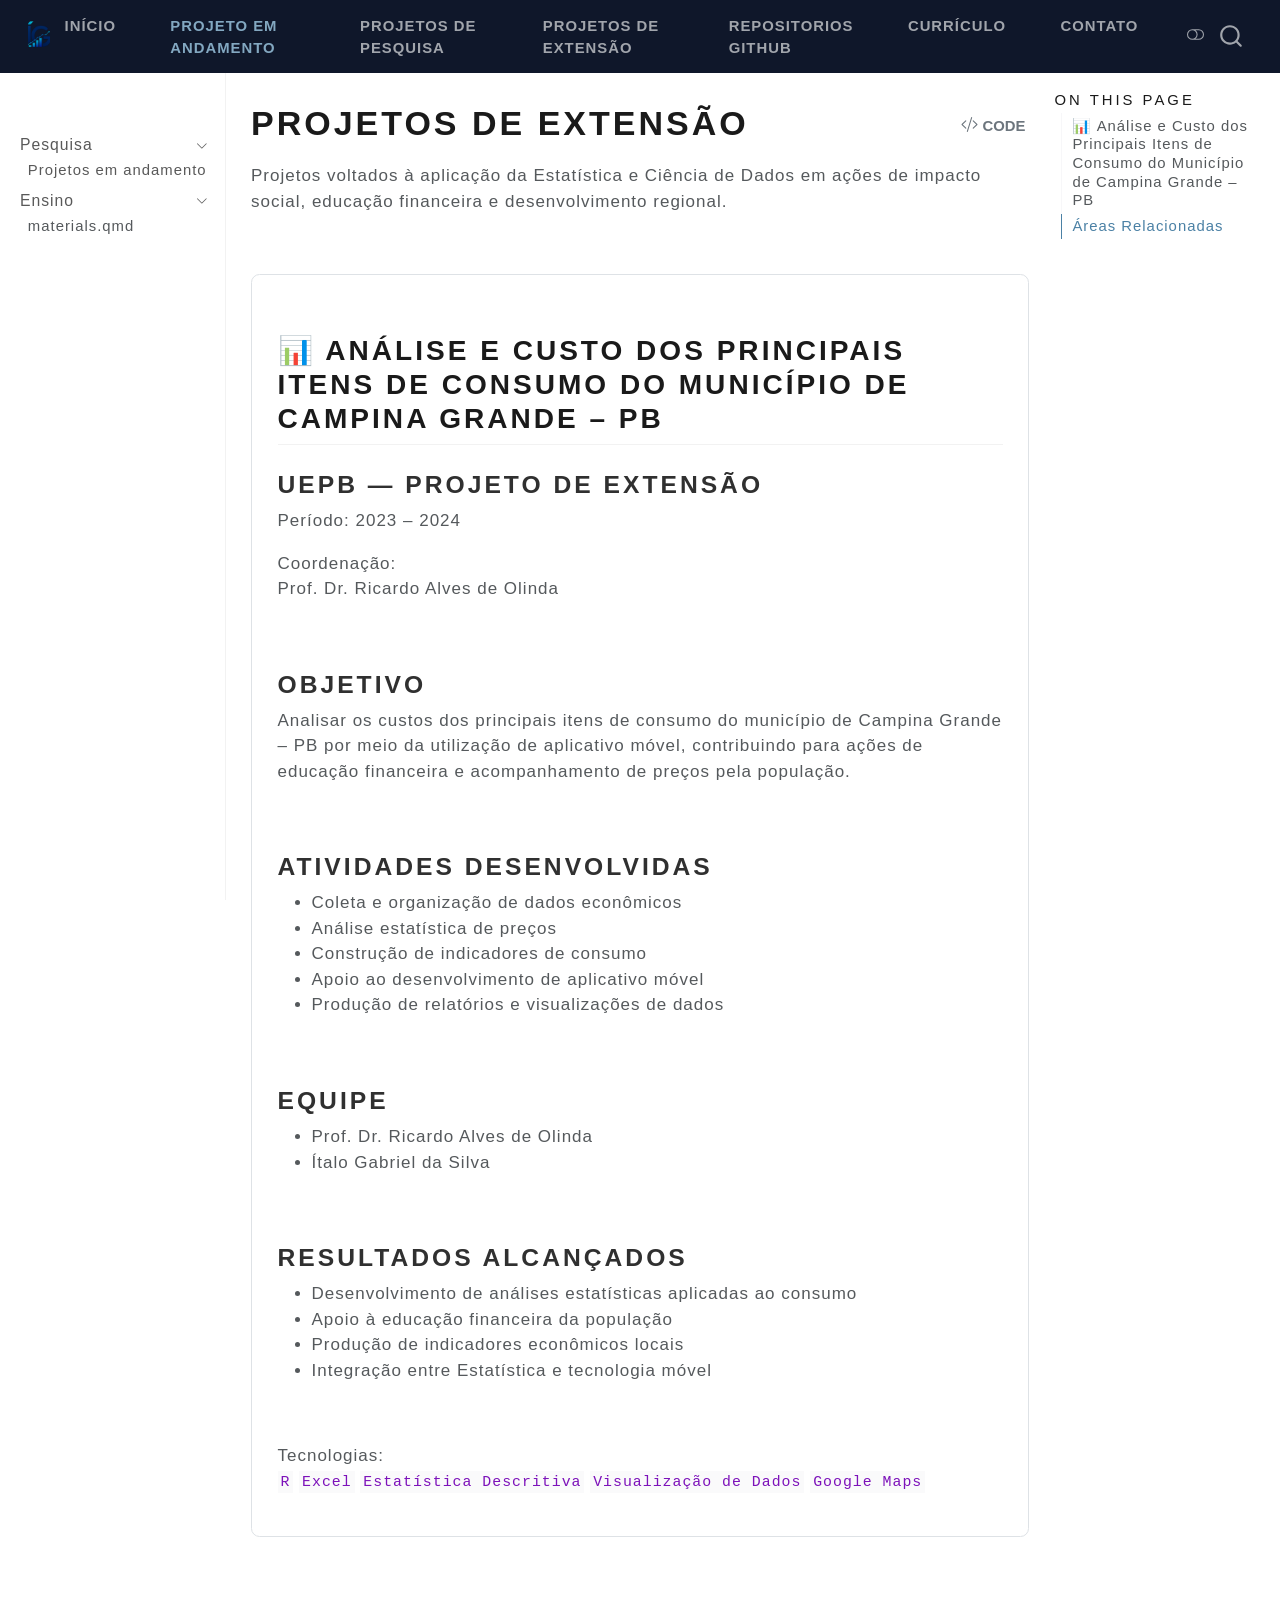
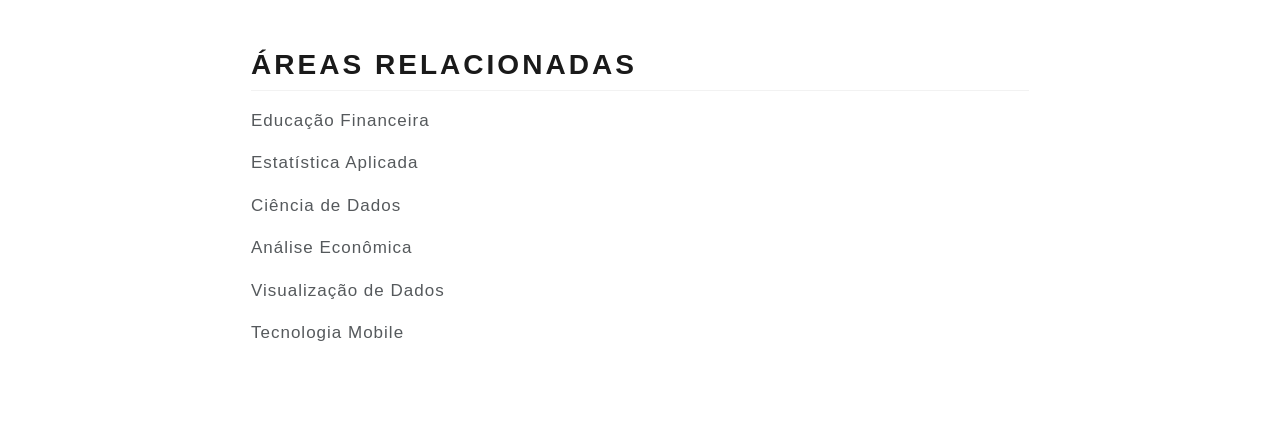
<file: docs/projeto2.html>
<!DOCTYPE html>
<html xmlns="http://www.w3.org/1999/xhtml" lang="en" xml:lang="en"><head>

<meta charset="utf-8">
<meta name="generator" content="quarto-1.9.37">

<meta name="viewport" content="width=device-width, initial-scale=1.0, user-scalable=yes">


<title>Projetos de Extensão</title>
<style>
/* Default styles provided by pandoc.
** See https://pandoc.org/MANUAL.html#variables-for-html for config info.
*/
code{white-space: pre-wrap;}
span.smallcaps{font-variant: small-caps;}
div.columns{display: flex; gap: min(4vw, 1.5em);}
div.column{flex: auto; overflow-x: auto;}
div.hanging-indent{margin-left: 1.5em; text-indent: -1.5em;}
ul.task-list{list-style: none;}
ul.task-list li input[type="checkbox"] {
  width: 0.8em;
  margin: 0 0.8em 0.2em -1em; /* quarto-specific, see https://github.com/quarto-dev/quarto-cli/issues/4556 */ 
  vertical-align: middle;
}
/* CSS for syntax highlighting */
html { -webkit-text-size-adjust: 100%; }
pre > code.sourceCode { white-space: pre; position: relative; }
pre > code.sourceCode > span { display: inline-block; line-height: 1.25; }
pre > code.sourceCode > span:empty { height: 1.2em; }
.sourceCode { overflow: visible; }
code.sourceCode > span { color: inherit; text-decoration: inherit; }
div.sourceCode { margin: 1em 0; }
pre.sourceCode { margin: 0; }
@media screen {
div.sourceCode { overflow: auto; }
}
@media print {
pre > code.sourceCode { white-space: pre-wrap; }
pre > code.sourceCode > span { text-indent: -5em; padding-left: 5em; }
}
pre.numberSource code
  { counter-reset: source-line 0; }
pre.numberSource code > span
  { position: relative; left: -4em; counter-increment: source-line; }
pre.numberSource code > span > a:first-child::before
  { content: counter(source-line);
    position: relative; left: -1em; text-align: right; vertical-align: baseline;
    border: none; display: inline-block;
    -webkit-touch-callout: none; -webkit-user-select: none;
    -khtml-user-select: none; -moz-user-select: none;
    -ms-user-select: none; user-select: none;
    padding: 0 4px; width: 4em;
  }
pre.numberSource { margin-left: 3em;  padding-left: 4px; }
div.sourceCode
  {   }
@media screen {
pre > code.sourceCode > span > a:first-child::before { text-decoration: underline; }
}
</style>


<script src="site_libs/quarto-nav/quarto-nav.js"></script>
<script src="site_libs/quarto-nav/headroom.min.js"></script>
<script src="site_libs/clipboard/clipboard.min.js"></script>
<script src="site_libs/quarto-search/autocomplete.umd.js"></script>
<script src="site_libs/quarto-search/fuse.min.js"></script>
<script src="site_libs/quarto-search/quarto-search.js"></script>
<meta name="quarto:offset" content="./">
<script src="site_libs/quarto-html/quarto.js" type="module"></script>
<script src="site_libs/quarto-html/tabsets/tabsets.js" type="module"></script>
<script src="site_libs/quarto-html/popper.min.js"></script>
<script src="site_libs/quarto-html/tippy.umd.min.js"></script>
<script src="site_libs/quarto-html/anchor.min.js"></script>
<link href="site_libs/quarto-html/tippy.css" rel="stylesheet">
<link href="site_libs/quarto-html/quarto-syntax-highlighting-7f8f88aac4f3542376d5c11b86a4c14d.css" rel="stylesheet" class="quarto-color-scheme" id="quarto-text-highlighting-styles">
<link href="site_libs/quarto-html/quarto-syntax-highlighting-dark-d0ae9245876894da5ac7e18953ecc5cc.css" rel="stylesheet" class="quarto-color-scheme quarto-color-alternate" id="quarto-text-highlighting-styles">
<link href="site_libs/quarto-html/quarto-syntax-highlighting-7f8f88aac4f3542376d5c11b86a4c14d.css" rel="stylesheet" class="quarto-color-scheme-extra" id="quarto-text-highlighting-styles">
<script src="site_libs/bootstrap/bootstrap.min.js"></script>
<link href="site_libs/bootstrap/bootstrap-icons.css" rel="stylesheet">
<link href="site_libs/bootstrap/bootstrap-876971277e83128f2ff74aee0317293c.min.css" rel="stylesheet" append-hash="true" class="quarto-color-scheme" id="quarto-bootstrap" data-mode="light">
<link href="site_libs/bootstrap/bootstrap-dark-9f76429a508d5f4675b0162a17d54ffa.min.css" rel="stylesheet" append-hash="true" class="quarto-color-scheme quarto-color-alternate" id="quarto-bootstrap" data-mode="dark">
<link href="site_libs/bootstrap/bootstrap-876971277e83128f2ff74aee0317293c.min.css" rel="stylesheet" append-hash="true" class="quarto-color-scheme-extra" id="quarto-bootstrap" data-mode="light">
<script id="quarto-search-options" type="application/json">{
  "location": "navbar",
  "copy-button": false,
  "collapse-after": 3,
  "panel-placement": "end",
  "type": "overlay",
  "limit": 50,
  "keyboard-shortcut": [
    "f",
    "/",
    "s"
  ],
  "show-item-context": false,
  "language": {
    "search-no-results-text": "No results",
    "search-matching-documents-text": "matching documents",
    "search-copy-link-title": "Copy link to search",
    "search-hide-matches-text": "Hide additional matches",
    "search-more-match-text": "more match in this document",
    "search-more-matches-text": "more matches in this document",
    "search-clear-button-title": "Clear",
    "search-text-placeholder": "",
    "search-detached-cancel-button-title": "Cancel",
    "search-submit-button-title": "Submit",
    "search-label": "Search"
  }
}</script>


<link rel="stylesheet" href="styles.css">
</head>

<body class="nav-sidebar docked nav-fixed quarto-light"><script id="quarto-html-before-body" type="application/javascript">
    const toggleBodyColorMode = (bsSheetEl) => {
      const mode = bsSheetEl.getAttribute("data-mode");
      const bodyEl = window.document.querySelector("body");
      if (mode === "dark") {
        bodyEl.classList.add("quarto-dark");
        bodyEl.classList.remove("quarto-light");
      } else {
        bodyEl.classList.add("quarto-light");
        bodyEl.classList.remove("quarto-dark");
      }
    }
    const toggleBodyColorPrimary = () => {
      const bsSheetEl = window.document.querySelector("link#quarto-bootstrap:not([rel=disabled-stylesheet])");
      if (bsSheetEl) {
        toggleBodyColorMode(bsSheetEl);
      }
    }
    const setColorSchemeToggle = (alternate) => {
      const toggles = window.document.querySelectorAll('.quarto-color-scheme-toggle');
      for (let i=0; i < toggles.length; i++) {
        const toggle = toggles[i];
        if (toggle) {
          if (alternate) {
            toggle.classList.add("alternate");
          } else {
            toggle.classList.remove("alternate");
          }
        }
      }
    };
    const toggleColorMode = (alternate) => {
      // Switch the stylesheets
      const primaryStylesheets = window.document.querySelectorAll('link.quarto-color-scheme:not(.quarto-color-alternate)');
      const alternateStylesheets = window.document.querySelectorAll('link.quarto-color-scheme.quarto-color-alternate');
      manageTransitions('#quarto-margin-sidebar .nav-link', false);
      if (alternate) {
        // note: dark is layered on light, we don't disable primary!
        enableStylesheet(alternateStylesheets);
        for (const sheetNode of alternateStylesheets) {
          if (sheetNode.id === "quarto-bootstrap") {
            toggleBodyColorMode(sheetNode);
          }
        }
      } else {
        disableStylesheet(alternateStylesheets);
        enableStylesheet(primaryStylesheets)
        toggleBodyColorPrimary();
      }
      manageTransitions('#quarto-margin-sidebar .nav-link', true);
      // Switch the toggles
      setColorSchemeToggle(alternate)
      // Hack to workaround the fact that safari doesn't
      // properly recolor the scrollbar when toggling (#1455)
      if (navigator.userAgent.indexOf('Safari') > 0 && navigator.userAgent.indexOf('Chrome') == -1) {
        manageTransitions("body", false);
        window.scrollTo(0, 1);
        setTimeout(() => {
          window.scrollTo(0, 0);
          manageTransitions("body", true);
        }, 40);
      }
    }
    const disableStylesheet = (stylesheets) => {
      for (let i=0; i < stylesheets.length; i++) {
        const stylesheet = stylesheets[i];
        stylesheet.rel = 'disabled-stylesheet';
      }
    }
    const enableStylesheet = (stylesheets) => {
      for (let i=0; i < stylesheets.length; i++) {
        const stylesheet = stylesheets[i];
        if(stylesheet.rel !== 'stylesheet') { // for Chrome, which will still FOUC without this check
          stylesheet.rel = 'stylesheet';
        }
      }
    }
    const manageTransitions = (selector, allowTransitions) => {
      const els = window.document.querySelectorAll(selector);
      for (let i=0; i < els.length; i++) {
        const el = els[i];
        if (allowTransitions) {
          el.classList.remove('notransition');
        } else {
          el.classList.add('notransition');
        }
      }
    }
    const isFileUrl = () => {
      return window.location.protocol === 'file:';
    }
    const hasAlternateSentinel = () => {
      let styleSentinel = getColorSchemeSentinel();
      if (styleSentinel !== null) {
        return styleSentinel === "alternate";
      } else {
        return false;
      }
    }
    const setStyleSentinel = (alternate) => {
      const value = alternate ? "alternate" : "default";
      if (!isFileUrl()) {
        window.localStorage.setItem("quarto-color-scheme", value);
      } else {
        localAlternateSentinel = value;
      }
    }
    const getColorSchemeSentinel = () => {
      if (!isFileUrl()) {
        const storageValue = window.localStorage.getItem("quarto-color-scheme");
        return storageValue != null ? storageValue : localAlternateSentinel;
      } else {
        return localAlternateSentinel;
      }
    }
    const toggleGiscusIfUsed = (isAlternate, darkModeDefault) => {
      const baseTheme = document.querySelector('#giscus-base-theme')?.value ?? 'light';
      const alternateTheme = document.querySelector('#giscus-alt-theme')?.value ?? 'dark';
      let newTheme = '';
      if(authorPrefersDark) {
        newTheme = isAlternate ? baseTheme : alternateTheme;
      } else {
        newTheme = isAlternate ? alternateTheme : baseTheme;
      }
      const changeGiscusTheme = () => {
        // From: https://github.com/giscus/giscus/issues/336
        const sendMessage = (message) => {
          const iframe = document.querySelector('iframe.giscus-frame');
          if (!iframe) return;
          iframe.contentWindow.postMessage({ giscus: message }, 'https://giscus.app');
        }
        sendMessage({
          setConfig: {
            theme: newTheme
          }
        });
      }
      const isGiscussLoaded = window.document.querySelector('iframe.giscus-frame') !== null;
      if (isGiscussLoaded) {
        changeGiscusTheme();
      }
    };
    const authorPrefersDark = false;
    const darkModeDefault = authorPrefersDark;
      document.querySelector('link#quarto-text-highlighting-styles.quarto-color-scheme-extra').rel = 'disabled-stylesheet';
      document.querySelector('link#quarto-bootstrap.quarto-color-scheme-extra').rel = 'disabled-stylesheet';
    let localAlternateSentinel = darkModeDefault ? 'alternate' : 'default';
    // Dark / light mode switch
    window.quartoToggleColorScheme = () => {
      // Read the current dark / light value
      let toAlternate = !hasAlternateSentinel();
      toggleColorMode(toAlternate);
      setStyleSentinel(toAlternate);
      toggleGiscusIfUsed(toAlternate, darkModeDefault);
      window.dispatchEvent(new Event('resize'));
    };
    // Switch to dark mode if need be
    if (hasAlternateSentinel()) {
      toggleColorMode(true);
    } else {
      toggleColorMode(false);
    }
  </script>

<div id="quarto-search-results"></div>
  <header id="quarto-header" class="headroom fixed-top">
    <nav class="navbar navbar-expand-lg " data-bs-theme="dark">
      <div class="navbar-container container-fluid">
      <div class="navbar-brand-container mx-auto">
    <a href="./index.html" class="navbar-brand navbar-brand-logo">
    <img src="./logo.png" alt="" class="navbar-logo light-content">
    <img src="./logo.png" alt="" class="navbar-logo dark-content">
    </a>
  </div>
            <div id="quarto-search" class="" title="Search"></div>
          <button class="navbar-toggler" type="button" data-bs-toggle="collapse" data-bs-target="#navbarCollapse" aria-controls="navbarCollapse" role="menu" aria-expanded="false" aria-label="Toggle navigation" onclick="if (window.quartoToggleHeadroom) { window.quartoToggleHeadroom(); }">
  <span class="navbar-toggler-icon"></span>
</button>
          <div class="collapse navbar-collapse" id="navbarCollapse">
            <ul class="navbar-nav navbar-nav-scroll me-auto">
  <li class="nav-item">
    <a class="nav-link" href="./index.html"> 
<span class="menu-text">Início</span></a>
  </li>  
  <li class="nav-item">
    <a class="nav-link active" href="./projects.html" aria-current="page"> 
<span class="menu-text">Projeto em Andamento</span></a>
  </li>  
  <li class="nav-item">
    <a class="nav-link" href="./projeto1.html"> 
<span class="menu-text">Projetos de pesquisa</span></a>
  </li>  
  <li class="nav-item">
    <a class="nav-link" href="./projeto2.html"> 
<span class="menu-text">Projetos de extensão</span></a>
  </li>  
  <li class="nav-item">
    <a class="nav-link" href="./repositorios.html"> 
<span class="menu-text">Repositorios GitHub</span></a>
  </li>  
  <li class="nav-item">
    <a class="nav-link" href="./cv.html"> 
<span class="menu-text">Currículo</span></a>
  </li>  
  <li class="nav-item">
    <a class="nav-link" href="./contact.html"> 
<span class="menu-text">Contato</span></a>
  </li>  
</ul>
          </div> <!-- /navcollapse -->
            <div class="quarto-navbar-tools">
  <a href="" class="quarto-color-scheme-toggle quarto-navigation-tool  px-1" onclick="window.quartoToggleColorScheme(); return false;" title="Toggle dark mode"><i class="bi"></i></a>
</div>
      </div> <!-- /container-fluid -->
    </nav>
  <nav class="quarto-secondary-nav">
    <div class="container-fluid d-flex">
      <button type="button" class="quarto-btn-toggle btn" data-bs-toggle="collapse" role="button" data-bs-target=".quarto-sidebar-collapse-item" aria-controls="quarto-sidebar" aria-expanded="false" aria-label="Toggle sidebar navigation" onclick="if (window.quartoToggleHeadroom) { window.quartoToggleHeadroom(); }">
        <i class="bi bi-layout-text-sidebar-reverse"></i>
      </button>
        <nav class="quarto-page-breadcrumbs" aria-label="breadcrumb"><ol class="breadcrumb"><li class="breadcrumb-item">Projetos de Extensão</li></ol></nav>
        <a class="flex-grow-1" role="navigation" data-bs-toggle="collapse" data-bs-target=".quarto-sidebar-collapse-item" aria-controls="quarto-sidebar" aria-expanded="false" aria-label="Toggle sidebar navigation" onclick="if (window.quartoToggleHeadroom) { window.quartoToggleHeadroom(); }">      
        </a>
      <button type="button" class="btn quarto-search-button" aria-label="Search" onclick="window.quartoOpenSearch();">
        <i class="bi bi-search"></i>
      </button>
    </div>
  </nav>
</header>
<!-- content -->
<div id="quarto-content" class="quarto-container page-columns page-rows-contents page-layout-article page-navbar">
<!-- sidebar -->
  <nav id="quarto-sidebar" class="sidebar collapse collapse-horizontal quarto-sidebar-collapse-item sidebar-navigation docked overflow-auto">
        <div class="mt-2 flex-shrink-0 align-items-center">
        <div class="sidebar-search">
        <div id="quarto-search" class="" title="Search"></div>
        </div>
        </div>
    <div class="sidebar-menu-container"> 
    <ul class="list-unstyled mt-1">
        <li class="sidebar-item sidebar-item-section">
      <div class="sidebar-item-container"> 
            <a class="sidebar-item-text sidebar-link text-start" data-bs-toggle="collapse" data-bs-target="#quarto-sidebar-section-1" role="navigation" aria-expanded="true">
 <span class="menu-text">Pesquisa</span></a>
          <a class="sidebar-item-toggle text-start" data-bs-toggle="collapse" data-bs-target="#quarto-sidebar-section-1" role="navigation" aria-expanded="true" aria-label="Toggle section">
            <i class="bi bi-chevron-right ms-2"></i>
          </a> 
      </div>
      <ul id="quarto-sidebar-section-1" class="collapse list-unstyled sidebar-section depth1 show">  
          <li class="sidebar-item">
  <div class="sidebar-item-container"> 
  <a href="./projects.html" class="sidebar-item-text sidebar-link">
 <span class="menu-text">Projetos em andamento</span></a>
  </div>
</li>
      </ul>
  </li>
        <li class="sidebar-item sidebar-item-section">
      <div class="sidebar-item-container"> 
            <a class="sidebar-item-text sidebar-link text-start" data-bs-toggle="collapse" data-bs-target="#quarto-sidebar-section-2" role="navigation" aria-expanded="true">
 <span class="menu-text">Ensino</span></a>
          <a class="sidebar-item-toggle text-start" data-bs-toggle="collapse" data-bs-target="#quarto-sidebar-section-2" role="navigation" aria-expanded="true" aria-label="Toggle section">
            <i class="bi bi-chevron-right ms-2"></i>
          </a> 
      </div>
      <ul id="quarto-sidebar-section-2" class="collapse list-unstyled sidebar-section depth1 show">  
          <li class="sidebar-item">
 <span class="menu-text">materials.qmd</span>
  </li>
      </ul>
  </li>
    </ul>
    </div>
</nav>
<div id="quarto-sidebar-glass" class="quarto-sidebar-collapse-item" data-bs-toggle="collapse" data-bs-target=".quarto-sidebar-collapse-item"></div>
<!-- margin-sidebar -->
    <div id="quarto-margin-sidebar" class="sidebar margin-sidebar">
        <nav id="TOC" role="doc-toc" class="toc-active">
    <h2 id="toc-title">On this page</h2>
   
  <ul>
  <li><a href="#análise-e-custo-dos-principais-itens-de-consumo-do-município-de-campina-grande-pb" id="toc-análise-e-custo-dos-principais-itens-de-consumo-do-município-de-campina-grande-pb" class="nav-link active" data-scroll-target="#análise-e-custo-dos-principais-itens-de-consumo-do-município-de-campina-grande-pb">📊 Análise e Custo dos Principais Itens de Consumo do Município de Campina Grande – PB</a>
  <ul class="collapse">
  <li><a href="#uepb-projeto-de-extensão" id="toc-uepb-projeto-de-extensão" class="nav-link" data-scroll-target="#uepb-projeto-de-extensão">UEPB — Projeto de Extensão</a></li>
  <li><a href="#objetivo" id="toc-objetivo" class="nav-link" data-scroll-target="#objetivo">Objetivo</a></li>
  <li><a href="#atividades-desenvolvidas" id="toc-atividades-desenvolvidas" class="nav-link" data-scroll-target="#atividades-desenvolvidas">Atividades Desenvolvidas</a></li>
  <li><a href="#equipe" id="toc-equipe" class="nav-link" data-scroll-target="#equipe">Equipe</a></li>
  <li><a href="#resultados-alcançados" id="toc-resultados-alcançados" class="nav-link" data-scroll-target="#resultados-alcançados">Resultados Alcançados</a></li>
  </ul></li>
  <li><a href="#áreas-relacionadas" id="toc-áreas-relacionadas" class="nav-link" data-scroll-target="#áreas-relacionadas">Áreas Relacionadas</a></li>
  </ul>
</nav>
    </div>
<!-- main -->
<main class="content" id="quarto-document-content">


<header id="title-block-header" class="quarto-title-block default">
<div class="quarto-title">
<div class="quarto-title-block"><div><h1 class="title">Projetos de Extensão</h1><button type="button" class="btn code-tools-button" id="quarto-code-tools-source"><i class="bi"></i> Code</button></div></div>
</div>



<div class="quarto-title-meta">

    
  
    
  </div>
  


</header>


<p>Projetos voltados à aplicação da Estatística e Ciência de Dados em ações de impacto social, educação financeira e desenvolvimento regional.</p>
<p><br></p>
<div class="project-grid">
<section id="análise-e-custo-dos-principais-itens-de-consumo-do-município-de-campina-grande-pb" class="level2 project-card">
<h2 class="anchored" data-anchor-id="análise-e-custo-dos-principais-itens-de-consumo-do-município-de-campina-grande-pb">📊 Análise e Custo dos Principais Itens de Consumo do Município de Campina Grande – PB</h2>
<section id="uepb-projeto-de-extensão" class="level3">
<h3 class="anchored" data-anchor-id="uepb-projeto-de-extensão">UEPB — Projeto de Extensão</h3>
<p><strong>Período:</strong> 2023 – 2024</p>
<p><strong>Coordenação:</strong><br>
Prof.&nbsp;Dr.&nbsp;Ricardo Alves de Olinda</p>
<p><br></p>
</section>
<section id="objetivo" class="level3">
<h3 class="anchored" data-anchor-id="objetivo">Objetivo</h3>
<p>Analisar os custos dos principais itens de consumo do município de Campina Grande – PB por meio da utilização de aplicativo móvel, contribuindo para ações de educação financeira e acompanhamento de preços pela população.</p>
<p><br></p>
</section>
<section id="atividades-desenvolvidas" class="level3">
<h3 class="anchored" data-anchor-id="atividades-desenvolvidas">Atividades Desenvolvidas</h3>
<ul>
<li>Coleta e organização de dados econômicos</li>
<li>Análise estatística de preços</li>
<li>Construção de indicadores de consumo</li>
<li>Apoio ao desenvolvimento de aplicativo móvel</li>
<li>Produção de relatórios e visualizações de dados</li>
</ul>
<p><br></p>
</section>
<section id="equipe" class="level3">
<h3 class="anchored" data-anchor-id="equipe">Equipe</h3>
<ul>
<li>Prof.&nbsp;Dr.&nbsp;Ricardo Alves de Olinda</li>
<li>Ítalo Gabriel da Silva</li>
</ul>
<p><br></p>
</section>
<section id="resultados-alcançados" class="level3">
<h3 class="anchored" data-anchor-id="resultados-alcançados">Resultados Alcançados</h3>
<ul>
<li>Desenvolvimento de análises estatísticas aplicadas ao consumo</li>
<li>Apoio à educação financeira da população</li>
<li>Produção de indicadores econômicos locais</li>
<li>Integração entre Estatística e tecnologia móvel</li>
</ul>
<p><br></p>
<p><strong>Tecnologias:</strong><br>
<code>R</code> <code>Excel</code> <code>Estatística Descritiva</code> <code>Visualização de Dados</code> <code>Google Maps</code></p>
</section>
</section>
</div>
<p><br><br></p>
<section id="áreas-relacionadas" class="level2">
<h2 class="anchored" data-anchor-id="áreas-relacionadas">Áreas Relacionadas</h2>
<div class="areas">
<p>Educação Financeira</p>
<p>Estatística Aplicada</p>
<p>Ciência de Dados</p>
<p>Análise Econômica</p>
<p>Visualização de Dados</p>
<p>Tecnologia Mobile</p>
</div>


<!-- -->

</section>

</main> <!-- /main -->
<script id="quarto-html-after-body" type="application/javascript">
  window.document.addEventListener("DOMContentLoaded", function (event) {
    // Ensure there is a toggle, if there isn't float one in the top right
    if (window.document.querySelector('.quarto-color-scheme-toggle') === null) {
      const a = window.document.createElement('a');
      a.classList.add('top-right');
      a.classList.add('quarto-color-scheme-toggle');
      a.href = "";
      a.onclick = function() { try { window.quartoToggleColorScheme(); } catch {} return false; };
      const i = window.document.createElement("i");
      i.classList.add('bi');
      a.appendChild(i);
      window.document.body.appendChild(a);
    }
    setColorSchemeToggle(hasAlternateSentinel())
    const icon = "";
    const anchorJS = new window.AnchorJS();
    anchorJS.options = {
      placement: 'right',
      icon: icon
    };
    anchorJS.add('.anchored');
    const isCodeAnnotation = (el) => {
      for (const clz of el.classList) {
        if (clz.startsWith('code-annotation-')) {                     
          return true;
        }
      }
      return false;
    }
    const onCopySuccess = function(e) {
      // button target
      const button = e.trigger;
      // don't keep focus
      button.blur();
      // flash "checked"
      button.classList.add('code-copy-button-checked');
      var currentTitle = button.getAttribute("title");
      button.setAttribute("title", "Copied!");
      let tooltip;
      if (window.bootstrap) {
        button.setAttribute("data-bs-toggle", "tooltip");
        button.setAttribute("data-bs-placement", "left");
        button.setAttribute("data-bs-title", "Copied!");
        tooltip = new bootstrap.Tooltip(button, 
          { trigger: "manual", 
            customClass: "code-copy-button-tooltip",
            offset: [0, -8]});
        tooltip.show();    
      }
      setTimeout(function() {
        if (tooltip) {
          tooltip.hide();
          button.removeAttribute("data-bs-title");
          button.removeAttribute("data-bs-toggle");
          button.removeAttribute("data-bs-placement");
        }
        button.setAttribute("title", currentTitle);
        button.classList.remove('code-copy-button-checked');
      }, 1000);
      // clear code selection
      e.clearSelection();
    }
    const getTextToCopy = function(trigger) {
      const outerScaffold = trigger.parentElement.cloneNode(true);
      const codeEl = outerScaffold.querySelector('code');
      for (const childEl of codeEl.children) {
        if (isCodeAnnotation(childEl)) {
          childEl.remove();
        }
      }
      return codeEl.innerText;
    }
    const clipboard = new window.ClipboardJS('.code-copy-button:not([data-in-quarto-modal])', {
      text: getTextToCopy
    });
    clipboard.on('success', onCopySuccess);
    if (window.document.getElementById('quarto-embedded-source-code-modal')) {
      const clipboardModal = new window.ClipboardJS('.code-copy-button[data-in-quarto-modal]', {
        text: getTextToCopy,
        container: window.document.getElementById('quarto-embedded-source-code-modal')
      });
      clipboardModal.on('success', onCopySuccess);
    }
    const viewSource = window.document.getElementById('quarto-view-source') ||
                       window.document.getElementById('quarto-code-tools-source');
    if (viewSource) {
      const sourceUrl = viewSource.getAttribute("data-quarto-source-url");
      viewSource.addEventListener("click", function(e) {
        if (sourceUrl) {
          // rstudio viewer pane
          if (/\bcapabilities=\b/.test(window.location)) {
            window.open(sourceUrl);
          } else {
            window.location.href = sourceUrl;
          }
        } else {
          const modal = new bootstrap.Modal(document.getElementById('quarto-embedded-source-code-modal'));
          modal.show();
        }
        return false;
      });
    }
    function toggleCodeHandler(show) {
      return function(e) {
        const detailsSrc = window.document.querySelectorAll(".cell > details > .sourceCode");
        for (let i=0; i<detailsSrc.length; i++) {
          const details = detailsSrc[i].parentElement;
          if (show) {
            details.open = true;
          } else {
            details.removeAttribute("open");
          }
        }
        const cellCodeDivs = window.document.querySelectorAll(".cell > .sourceCode");
        const fromCls = show ? "hidden" : "unhidden";
        const toCls = show ? "unhidden" : "hidden";
        for (let i=0; i<cellCodeDivs.length; i++) {
          const codeDiv = cellCodeDivs[i];
          if (codeDiv.classList.contains(fromCls)) {
            codeDiv.classList.remove(fromCls);
            codeDiv.classList.add(toCls);
          } 
        }
        return false;
      }
    }
    const hideAllCode = window.document.getElementById("quarto-hide-all-code");
    if (hideAllCode) {
      hideAllCode.addEventListener("click", toggleCodeHandler(false));
    }
    const showAllCode = window.document.getElementById("quarto-show-all-code");
    if (showAllCode) {
      showAllCode.addEventListener("click", toggleCodeHandler(true));
    }
      var localhostRegex = new RegExp(/^(?:http|https):\/\/localhost\:?[0-9]*\//);
      var mailtoRegex = new RegExp(/^mailto:/);
        var filterRegex = new RegExp('/' + window.location.host + '/');
      var isInternal = (href) => {
          return filterRegex.test(href) || localhostRegex.test(href) || mailtoRegex.test(href);
      }
      // Inspect non-navigation links and adorn them if external
     var links = window.document.querySelectorAll('a[href]:not(.nav-link):not(.navbar-brand):not(.toc-action):not(.sidebar-link):not(.sidebar-item-toggle):not(.pagination-link):not(.no-external):not([aria-hidden]):not(.dropdown-item):not(.quarto-navigation-tool):not(.about-link)');
      for (var i=0; i<links.length; i++) {
        const link = links[i];
        if (!isInternal(link.href)) {
          // undo the damage that might have been done by quarto-nav.js in the case of
          // links that we want to consider external
          if (link.dataset.originalHref !== undefined) {
            link.href = link.dataset.originalHref;
          }
        }
      }
    function tippyHover(el, contentFn, onTriggerFn, onUntriggerFn) {
      const config = {
        allowHTML: true,
        maxWidth: 500,
        delay: 100,
        arrow: false,
        appendTo: function(el) {
            return el.parentElement;
        },
        interactive: true,
        interactiveBorder: 10,
        theme: 'quarto',
        placement: 'bottom-start',
      };
      if (contentFn) {
        config.content = contentFn;
      }
      if (onTriggerFn) {
        config.onTrigger = onTriggerFn;
      }
      if (onUntriggerFn) {
        config.onUntrigger = onUntriggerFn;
      }
      window.tippy(el, config); 
    }
    const noterefs = window.document.querySelectorAll('a[role="doc-noteref"]');
    for (var i=0; i<noterefs.length; i++) {
      const ref = noterefs[i];
      tippyHover(ref, function() {
        // use id or data attribute instead here
        let href = ref.getAttribute('data-footnote-href') || ref.getAttribute('href');
        try { href = new URL(href).hash; } catch {}
        const id = href.replace(/^#\/?/, "");
        const note = window.document.getElementById(id);
        if (note) {
          return note.innerHTML;
        } else {
          return "";
        }
      });
    }
    const xrefs = window.document.querySelectorAll('a.quarto-xref');
    const processXRef = (id, note) => {
      // Strip column container classes
      const stripColumnClz = (el) => {
        el.classList.remove("page-full", "page-columns");
        if (el.children) {
          for (const child of el.children) {
            stripColumnClz(child);
          }
        }
      }
      stripColumnClz(note)
      if (id === null || id.startsWith('sec-')) {
        // Special case sections, only their first couple elements
        const container = document.createElement("div");
        if (note.children && note.children.length > 2) {
          container.appendChild(note.children[0].cloneNode(true));
          for (let i = 1; i < note.children.length; i++) {
            const child = note.children[i];
            if (child.tagName === "P" && child.innerText === "") {
              continue;
            } else {
              container.appendChild(child.cloneNode(true));
              break;
            }
          }
          if (window.Quarto?.typesetMath) {
            window.Quarto.typesetMath(container);
          }
          return container.innerHTML
        } else {
          if (window.Quarto?.typesetMath) {
            window.Quarto.typesetMath(note);
          }
          return note.innerHTML;
        }
      } else {
        // Remove any anchor links if they are present
        const anchorLink = note.querySelector('a.anchorjs-link');
        if (anchorLink) {
          anchorLink.remove();
        }
        if (window.Quarto?.typesetMath) {
          window.Quarto.typesetMath(note);
        }
        if (note.classList.contains("callout")) {
          return note.outerHTML;
        } else {
          return note.innerHTML;
        }
      }
    }
    for (var i=0; i<xrefs.length; i++) {
      const xref = xrefs[i];
      tippyHover(xref, undefined, function(instance) {
        instance.disable();
        let url = xref.getAttribute('href');
        let hash = undefined; 
        if (url.startsWith('#')) {
          hash = url;
        } else {
          try { hash = new URL(url).hash; } catch {}
        }
        if (hash) {
          const id = hash.replace(/^#\/?/, "");
          const note = window.document.getElementById(id);
          if (note !== null) {
            try {
              const html = processXRef(id, note.cloneNode(true));
              instance.setContent(html);
            } finally {
              instance.enable();
              instance.show();
            }
          } else {
            // See if we can fetch this
            fetch(url.split('#')[0])
            .then(res => res.text())
            .then(html => {
              const parser = new DOMParser();
              const htmlDoc = parser.parseFromString(html, "text/html");
              const note = htmlDoc.getElementById(id);
              if (note !== null) {
                const html = processXRef(id, note);
                instance.setContent(html);
              } 
            }).finally(() => {
              instance.enable();
              instance.show();
            });
          }
        } else {
          // See if we can fetch a full url (with no hash to target)
          // This is a special case and we should probably do some content thinning / targeting
          fetch(url)
          .then(res => res.text())
          .then(html => {
            const parser = new DOMParser();
            const htmlDoc = parser.parseFromString(html, "text/html");
            const note = htmlDoc.querySelector('main.content');
            if (note !== null) {
              // This should only happen for chapter cross references
              // (since there is no id in the URL)
              // remove the first header
              if (note.children.length > 0 && note.children[0].tagName === "HEADER") {
                note.children[0].remove();
              }
              const html = processXRef(null, note);
              instance.setContent(html);
            } 
          }).finally(() => {
            instance.enable();
            instance.show();
          });
        }
      }, function(instance) {
      });
    }
        let selectedAnnoteEl;
        const selectorForAnnotation = ( cell, annotation) => {
          let cellAttr = 'data-code-cell="' + cell + '"';
          let lineAttr = 'data-code-annotation="' +  annotation + '"';
          const selector = 'span[' + cellAttr + '][' + lineAttr + ']';
          return selector;
        }
        const selectCodeLines = (annoteEl) => {
          const doc = window.document;
          const targetCell = annoteEl.getAttribute("data-target-cell");
          const targetAnnotation = annoteEl.getAttribute("data-target-annotation");
          const annoteSpan = window.document.querySelector(selectorForAnnotation(targetCell, targetAnnotation));
          const lines = annoteSpan.getAttribute("data-code-lines").split(",");
          const lineIds = lines.map((line) => {
            return targetCell + "-" + line;
          })
          let top = null;
          let height = null;
          let parent = null;
          if (lineIds.length > 0) {
              //compute the position of the single el (top and bottom and make a div)
              const el = window.document.getElementById(lineIds[0]);
              top = el.offsetTop;
              height = el.offsetHeight;
              parent = el.parentElement.parentElement;
            if (lineIds.length > 1) {
              const lastEl = window.document.getElementById(lineIds[lineIds.length - 1]);
              const bottom = lastEl.offsetTop + lastEl.offsetHeight;
              height = bottom - top;
            }
            if (top !== null && height !== null && parent !== null) {
              // cook up a div (if necessary) and position it 
              let div = window.document.getElementById("code-annotation-line-highlight");
              if (div === null) {
                div = window.document.createElement("div");
                div.setAttribute("id", "code-annotation-line-highlight");
                div.style.position = 'absolute';
                parent.appendChild(div);
              }
              div.style.top = top - 2 + "px";
              div.style.height = height + 4 + "px";
              div.style.left = 0;
              let gutterDiv = window.document.getElementById("code-annotation-line-highlight-gutter");
              if (gutterDiv === null) {
                gutterDiv = window.document.createElement("div");
                gutterDiv.setAttribute("id", "code-annotation-line-highlight-gutter");
                gutterDiv.style.position = 'absolute';
                const codeCell = window.document.getElementById(targetCell);
                const gutter = codeCell.querySelector('.code-annotation-gutter');
                gutter.appendChild(gutterDiv);
              }
              gutterDiv.style.top = top - 2 + "px";
              gutterDiv.style.height = height + 4 + "px";
            }
            selectedAnnoteEl = annoteEl;
          }
        };
        const unselectCodeLines = () => {
          const elementsIds = ["code-annotation-line-highlight", "code-annotation-line-highlight-gutter"];
          elementsIds.forEach((elId) => {
            const div = window.document.getElementById(elId);
            if (div) {
              div.remove();
            }
          });
          selectedAnnoteEl = undefined;
        };
          // Handle positioning of the toggle
      window.addEventListener(
        "resize",
        throttle(() => {
          elRect = undefined;
          if (selectedAnnoteEl) {
            selectCodeLines(selectedAnnoteEl);
          }
        }, 10)
      );
      function throttle(fn, ms) {
      let throttle = false;
      let timer;
        return (...args) => {
          if(!throttle) { // first call gets through
              fn.apply(this, args);
              throttle = true;
          } else { // all the others get throttled
              if(timer) clearTimeout(timer); // cancel #2
              timer = setTimeout(() => {
                fn.apply(this, args);
                timer = throttle = false;
              }, ms);
          }
        };
      }
        // Attach click handler to the DT
        const annoteDls = window.document.querySelectorAll('dt[data-target-cell]');
        for (const annoteDlNode of annoteDls) {
          annoteDlNode.addEventListener('click', (event) => {
            const clickedEl = event.target;
            if (clickedEl !== selectedAnnoteEl) {
              unselectCodeLines();
              const activeEl = window.document.querySelector('dt[data-target-cell].code-annotation-active');
              if (activeEl) {
                activeEl.classList.remove('code-annotation-active');
              }
              selectCodeLines(clickedEl);
              clickedEl.classList.add('code-annotation-active');
            } else {
              // Unselect the line
              unselectCodeLines();
              clickedEl.classList.remove('code-annotation-active');
            }
          });
        }
    const findCites = (el) => {
      const parentEl = el.parentElement;
      if (parentEl) {
        const cites = parentEl.dataset.cites;
        if (cites) {
          return {
            el,
            cites: cites.split(' ')
          };
        } else {
          return findCites(el.parentElement)
        }
      } else {
        return undefined;
      }
    };
    var bibliorefs = window.document.querySelectorAll('a[role="doc-biblioref"]');
    for (var i=0; i<bibliorefs.length; i++) {
      const ref = bibliorefs[i];
      const citeInfo = findCites(ref);
      if (citeInfo) {
        tippyHover(citeInfo.el, function() {
          var popup = window.document.createElement('div');
          citeInfo.cites.forEach(function(cite) {
            var citeDiv = window.document.createElement('div');
            citeDiv.classList.add('hanging-indent');
            citeDiv.classList.add('csl-entry');
            var biblioDiv = window.document.getElementById('ref-' + cite);
            if (biblioDiv) {
              citeDiv.innerHTML = biblioDiv.innerHTML;
            }
            popup.appendChild(citeDiv);
          });
          return popup.innerHTML;
        });
      }
    }
  });
  </script><div class="modal fade" id="quarto-embedded-source-code-modal" tabindex="-1" aria-labelledby="quarto-embedded-source-code-modal-label" aria-hidden="true"><div class="modal-dialog modal-dialog-scrollable"><div class="modal-content"><div class="modal-header"><h5 class="modal-title" id="quarto-embedded-source-code-modal-label">Source Code</h5><button class="btn-close" data-bs-dismiss="modal"></button></div><div class="modal-body"><div class="">
<div class="code-copy-outer-scaffold"><div class="sourceCode" id="cb1" data-shortcodes="false"><pre class="sourceCode markdown code-with-copy"><code class="sourceCode markdown"><span id="cb1-1"><a href="#cb1-1" aria-hidden="true" tabindex="-1"></a><span class="co">---</span></span>
<span id="cb1-2"><a href="#cb1-2" aria-hidden="true" tabindex="-1"></a><span class="an">title:</span><span class="co"> "Projetos de Extensão"</span></span>
<span id="cb1-3"><a href="#cb1-3" aria-hidden="true" tabindex="-1"></a><span class="an">format:</span></span>
<span id="cb1-4"><a href="#cb1-4" aria-hidden="true" tabindex="-1"></a><span class="co">  html:</span></span>
<span id="cb1-5"><a href="#cb1-5" aria-hidden="true" tabindex="-1"></a><span class="co">    css: styles.css</span></span>
<span id="cb1-6"><a href="#cb1-6" aria-hidden="true" tabindex="-1"></a><span class="co">---</span></span>
<span id="cb1-7"><a href="#cb1-7" aria-hidden="true" tabindex="-1"></a></span>
<span id="cb1-8"><a href="#cb1-8" aria-hidden="true" tabindex="-1"></a>Projetos voltados à aplicação da Estatística e Ciência de Dados em ações de impacto social, educação financeira e desenvolvimento regional.</span>
<span id="cb1-9"><a href="#cb1-9" aria-hidden="true" tabindex="-1"></a></span>
<span id="cb1-10"><a href="#cb1-10" aria-hidden="true" tabindex="-1"></a><span class="dt">&lt;</span><span class="kw">br</span><span class="dt">&gt;</span></span>
<span id="cb1-11"><a href="#cb1-11" aria-hidden="true" tabindex="-1"></a></span>
<span id="cb1-12"><a href="#cb1-12" aria-hidden="true" tabindex="-1"></a>:::: project-grid</span>
<span id="cb1-13"><a href="#cb1-13" aria-hidden="true" tabindex="-1"></a>::: project-card</span>
<span id="cb1-14"><a href="#cb1-14" aria-hidden="true" tabindex="-1"></a><span class="fu">## 📊 Análise e Custo dos Principais Itens de Consumo do Município de Campina Grande – PB</span></span>
<span id="cb1-15"><a href="#cb1-15" aria-hidden="true" tabindex="-1"></a></span>
<span id="cb1-16"><a href="#cb1-16" aria-hidden="true" tabindex="-1"></a><span class="fu">### UEPB — Projeto de Extensão</span></span>
<span id="cb1-17"><a href="#cb1-17" aria-hidden="true" tabindex="-1"></a></span>
<span id="cb1-18"><a href="#cb1-18" aria-hidden="true" tabindex="-1"></a>**Período:** 2023 – 2024</span>
<span id="cb1-19"><a href="#cb1-19" aria-hidden="true" tabindex="-1"></a></span>
<span id="cb1-20"><a href="#cb1-20" aria-hidden="true" tabindex="-1"></a>**Coordenação:**\</span>
<span id="cb1-21"><a href="#cb1-21" aria-hidden="true" tabindex="-1"></a>Prof. Dr. Ricardo Alves de Olinda</span>
<span id="cb1-22"><a href="#cb1-22" aria-hidden="true" tabindex="-1"></a></span>
<span id="cb1-23"><a href="#cb1-23" aria-hidden="true" tabindex="-1"></a><span class="dt">&lt;</span><span class="kw">br</span><span class="dt">&gt;</span></span>
<span id="cb1-24"><a href="#cb1-24" aria-hidden="true" tabindex="-1"></a></span>
<span id="cb1-25"><a href="#cb1-25" aria-hidden="true" tabindex="-1"></a><span class="fu">### Objetivo</span></span>
<span id="cb1-26"><a href="#cb1-26" aria-hidden="true" tabindex="-1"></a></span>
<span id="cb1-27"><a href="#cb1-27" aria-hidden="true" tabindex="-1"></a>Analisar os custos dos principais itens de consumo do município de Campina Grande – PB por meio da utilização de aplicativo móvel, contribuindo para ações de educação financeira e acompanhamento de preços pela população.</span>
<span id="cb1-28"><a href="#cb1-28" aria-hidden="true" tabindex="-1"></a></span>
<span id="cb1-29"><a href="#cb1-29" aria-hidden="true" tabindex="-1"></a><span class="dt">&lt;</span><span class="kw">br</span><span class="dt">&gt;</span></span>
<span id="cb1-30"><a href="#cb1-30" aria-hidden="true" tabindex="-1"></a></span>
<span id="cb1-31"><a href="#cb1-31" aria-hidden="true" tabindex="-1"></a><span class="fu">### Atividades Desenvolvidas</span></span>
<span id="cb1-32"><a href="#cb1-32" aria-hidden="true" tabindex="-1"></a></span>
<span id="cb1-33"><a href="#cb1-33" aria-hidden="true" tabindex="-1"></a><span class="ss">-   </span>Coleta e organização de dados econômicos</span>
<span id="cb1-34"><a href="#cb1-34" aria-hidden="true" tabindex="-1"></a><span class="ss">-   </span>Análise estatística de preços</span>
<span id="cb1-35"><a href="#cb1-35" aria-hidden="true" tabindex="-1"></a><span class="ss">-   </span>Construção de indicadores de consumo</span>
<span id="cb1-36"><a href="#cb1-36" aria-hidden="true" tabindex="-1"></a><span class="ss">-   </span>Apoio ao desenvolvimento de aplicativo móvel</span>
<span id="cb1-37"><a href="#cb1-37" aria-hidden="true" tabindex="-1"></a><span class="ss">-   </span>Produção de relatórios e visualizações de dados</span>
<span id="cb1-38"><a href="#cb1-38" aria-hidden="true" tabindex="-1"></a></span>
<span id="cb1-39"><a href="#cb1-39" aria-hidden="true" tabindex="-1"></a><span class="dt">&lt;</span><span class="kw">br</span><span class="dt">&gt;</span></span>
<span id="cb1-40"><a href="#cb1-40" aria-hidden="true" tabindex="-1"></a></span>
<span id="cb1-41"><a href="#cb1-41" aria-hidden="true" tabindex="-1"></a><span class="fu">### Equipe</span></span>
<span id="cb1-42"><a href="#cb1-42" aria-hidden="true" tabindex="-1"></a></span>
<span id="cb1-43"><a href="#cb1-43" aria-hidden="true" tabindex="-1"></a><span class="ss">-   </span>Prof. Dr. Ricardo Alves de Olinda</span>
<span id="cb1-44"><a href="#cb1-44" aria-hidden="true" tabindex="-1"></a><span class="ss">-   </span>Ítalo Gabriel da Silva</span>
<span id="cb1-45"><a href="#cb1-45" aria-hidden="true" tabindex="-1"></a></span>
<span id="cb1-46"><a href="#cb1-46" aria-hidden="true" tabindex="-1"></a><span class="dt">&lt;</span><span class="kw">br</span><span class="dt">&gt;</span></span>
<span id="cb1-47"><a href="#cb1-47" aria-hidden="true" tabindex="-1"></a></span>
<span id="cb1-48"><a href="#cb1-48" aria-hidden="true" tabindex="-1"></a><span class="fu">### Resultados Alcançados</span></span>
<span id="cb1-49"><a href="#cb1-49" aria-hidden="true" tabindex="-1"></a></span>
<span id="cb1-50"><a href="#cb1-50" aria-hidden="true" tabindex="-1"></a><span class="ss">-   </span>Desenvolvimento de análises estatísticas aplicadas ao consumo</span>
<span id="cb1-51"><a href="#cb1-51" aria-hidden="true" tabindex="-1"></a><span class="ss">-   </span>Apoio à educação financeira da população</span>
<span id="cb1-52"><a href="#cb1-52" aria-hidden="true" tabindex="-1"></a><span class="ss">-   </span>Produção de indicadores econômicos locais</span>
<span id="cb1-53"><a href="#cb1-53" aria-hidden="true" tabindex="-1"></a><span class="ss">-   </span>Integração entre Estatística e tecnologia móvel</span>
<span id="cb1-54"><a href="#cb1-54" aria-hidden="true" tabindex="-1"></a></span>
<span id="cb1-55"><a href="#cb1-55" aria-hidden="true" tabindex="-1"></a><span class="dt">&lt;</span><span class="kw">br</span><span class="dt">&gt;</span></span>
<span id="cb1-56"><a href="#cb1-56" aria-hidden="true" tabindex="-1"></a></span>
<span id="cb1-57"><a href="#cb1-57" aria-hidden="true" tabindex="-1"></a>**Tecnologias:**\</span>
<span id="cb1-58"><a href="#cb1-58" aria-hidden="true" tabindex="-1"></a><span class="in">`R`</span> <span class="in">`Excel`</span> <span class="in">`Estatística Descritiva`</span> <span class="in">`Visualização de Dados`</span> <span class="in">`Google Maps`</span></span>
<span id="cb1-59"><a href="#cb1-59" aria-hidden="true" tabindex="-1"></a>:::</span>
<span id="cb1-60"><a href="#cb1-60" aria-hidden="true" tabindex="-1"></a>::::</span>
<span id="cb1-61"><a href="#cb1-61" aria-hidden="true" tabindex="-1"></a></span>
<span id="cb1-62"><a href="#cb1-62" aria-hidden="true" tabindex="-1"></a><span class="dt">&lt;</span><span class="kw">br</span><span class="dt">&gt;&lt;</span><span class="kw">br</span><span class="dt">&gt;</span></span>
<span id="cb1-63"><a href="#cb1-63" aria-hidden="true" tabindex="-1"></a></span>
<span id="cb1-64"><a href="#cb1-64" aria-hidden="true" tabindex="-1"></a><span class="fu">## Áreas Relacionadas</span></span>
<span id="cb1-65"><a href="#cb1-65" aria-hidden="true" tabindex="-1"></a></span>
<span id="cb1-66"><a href="#cb1-66" aria-hidden="true" tabindex="-1"></a>::: areas</span>
<span id="cb1-67"><a href="#cb1-67" aria-hidden="true" tabindex="-1"></a>Educação Financeira</span>
<span id="cb1-68"><a href="#cb1-68" aria-hidden="true" tabindex="-1"></a></span>
<span id="cb1-69"><a href="#cb1-69" aria-hidden="true" tabindex="-1"></a>Estatística Aplicada</span>
<span id="cb1-70"><a href="#cb1-70" aria-hidden="true" tabindex="-1"></a></span>
<span id="cb1-71"><a href="#cb1-71" aria-hidden="true" tabindex="-1"></a>Ciência de Dados</span>
<span id="cb1-72"><a href="#cb1-72" aria-hidden="true" tabindex="-1"></a></span>
<span id="cb1-73"><a href="#cb1-73" aria-hidden="true" tabindex="-1"></a>Análise Econômica</span>
<span id="cb1-74"><a href="#cb1-74" aria-hidden="true" tabindex="-1"></a></span>
<span id="cb1-75"><a href="#cb1-75" aria-hidden="true" tabindex="-1"></a>Visualização de Dados</span>
<span id="cb1-76"><a href="#cb1-76" aria-hidden="true" tabindex="-1"></a></span>
<span id="cb1-77"><a href="#cb1-77" aria-hidden="true" tabindex="-1"></a>Tecnologia Mobile</span>
<span id="cb1-78"><a href="#cb1-78" aria-hidden="true" tabindex="-1"></a>:::</span></code></pre></div><button title="Copy to Clipboard" class="code-copy-button" data-in-quarto-modal=""><i class="bi"></i></button></div>
</div></div></div></div></div>
</div> <!-- /content -->




</body></html>
</file>
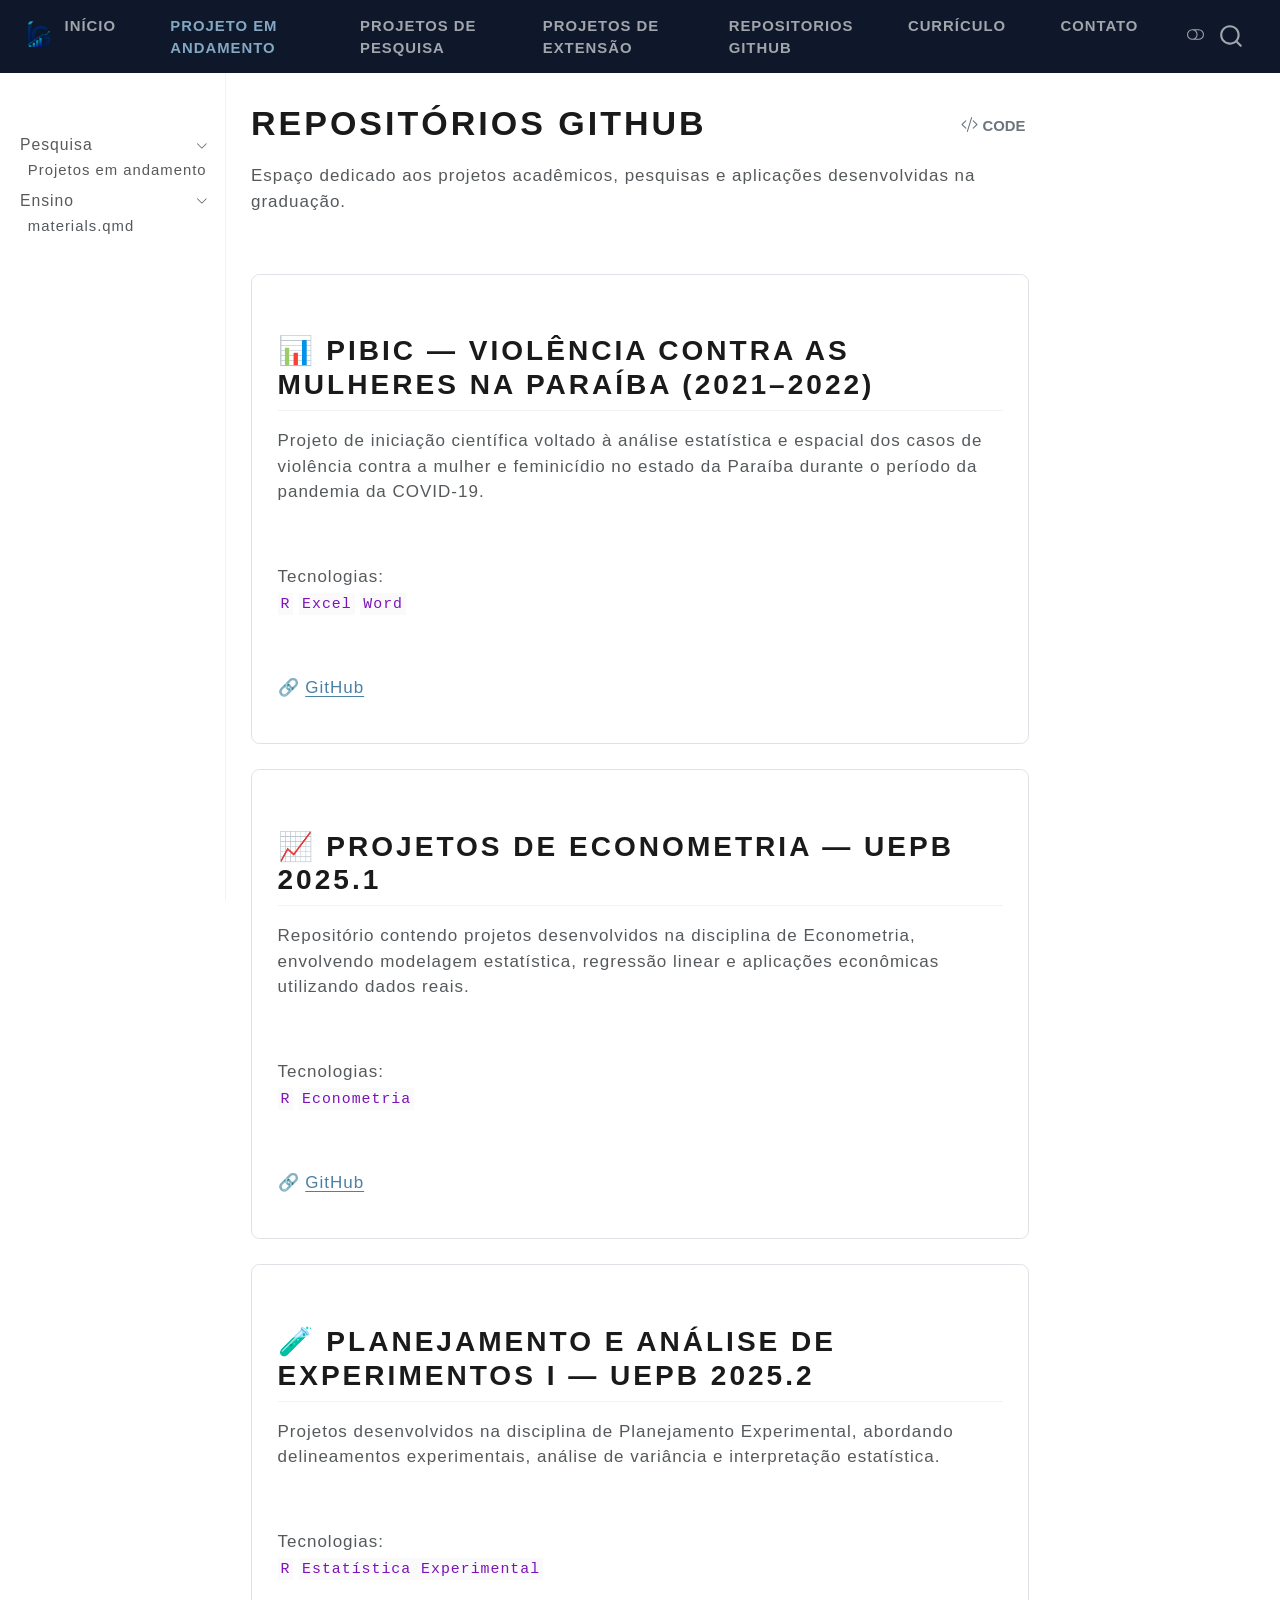
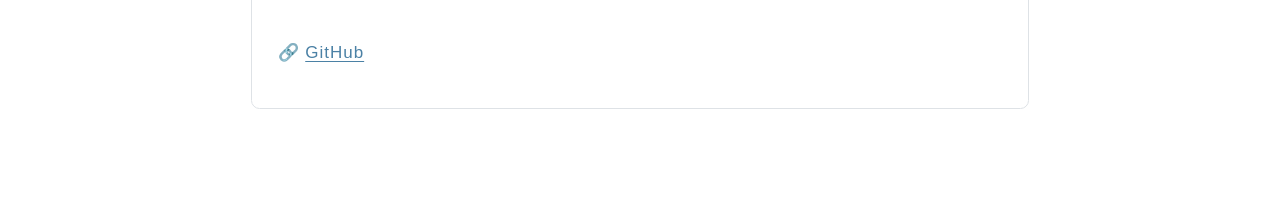
<file: docs/repositorios.html>
<!DOCTYPE html>
<html xmlns="http://www.w3.org/1999/xhtml" lang="en" xml:lang="en"><head>

<meta charset="utf-8">
<meta name="generator" content="quarto-1.9.37">

<meta name="viewport" content="width=device-width, initial-scale=1.0, user-scalable=yes">


<title>Repositórios GitHub</title>
<style>
/* Default styles provided by pandoc.
** See https://pandoc.org/MANUAL.html#variables-for-html for config info.
*/
code{white-space: pre-wrap;}
span.smallcaps{font-variant: small-caps;}
div.columns{display: flex; gap: min(4vw, 1.5em);}
div.column{flex: auto; overflow-x: auto;}
div.hanging-indent{margin-left: 1.5em; text-indent: -1.5em;}
ul.task-list{list-style: none;}
ul.task-list li input[type="checkbox"] {
  width: 0.8em;
  margin: 0 0.8em 0.2em -1em; /* quarto-specific, see https://github.com/quarto-dev/quarto-cli/issues/4556 */ 
  vertical-align: middle;
}
/* CSS for syntax highlighting */
html { -webkit-text-size-adjust: 100%; }
pre > code.sourceCode { white-space: pre; position: relative; }
pre > code.sourceCode > span { display: inline-block; line-height: 1.25; }
pre > code.sourceCode > span:empty { height: 1.2em; }
.sourceCode { overflow: visible; }
code.sourceCode > span { color: inherit; text-decoration: inherit; }
div.sourceCode { margin: 1em 0; }
pre.sourceCode { margin: 0; }
@media screen {
div.sourceCode { overflow: auto; }
}
@media print {
pre > code.sourceCode { white-space: pre-wrap; }
pre > code.sourceCode > span { text-indent: -5em; padding-left: 5em; }
}
pre.numberSource code
  { counter-reset: source-line 0; }
pre.numberSource code > span
  { position: relative; left: -4em; counter-increment: source-line; }
pre.numberSource code > span > a:first-child::before
  { content: counter(source-line);
    position: relative; left: -1em; text-align: right; vertical-align: baseline;
    border: none; display: inline-block;
    -webkit-touch-callout: none; -webkit-user-select: none;
    -khtml-user-select: none; -moz-user-select: none;
    -ms-user-select: none; user-select: none;
    padding: 0 4px; width: 4em;
  }
pre.numberSource { margin-left: 3em;  padding-left: 4px; }
div.sourceCode
  {   }
@media screen {
pre > code.sourceCode > span > a:first-child::before { text-decoration: underline; }
}
</style>


<script src="site_libs/quarto-nav/quarto-nav.js"></script>
<script src="site_libs/quarto-nav/headroom.min.js"></script>
<script src="site_libs/clipboard/clipboard.min.js"></script>
<script src="site_libs/quarto-search/autocomplete.umd.js"></script>
<script src="site_libs/quarto-search/fuse.min.js"></script>
<script src="site_libs/quarto-search/quarto-search.js"></script>
<meta name="quarto:offset" content="./">
<script src="site_libs/quarto-html/quarto.js" type="module"></script>
<script src="site_libs/quarto-html/tabsets/tabsets.js" type="module"></script>
<script src="site_libs/quarto-html/popper.min.js"></script>
<script src="site_libs/quarto-html/tippy.umd.min.js"></script>
<script src="site_libs/quarto-html/anchor.min.js"></script>
<link href="site_libs/quarto-html/tippy.css" rel="stylesheet">
<link href="site_libs/quarto-html/quarto-syntax-highlighting-7f8f88aac4f3542376d5c11b86a4c14d.css" rel="stylesheet" class="quarto-color-scheme" id="quarto-text-highlighting-styles">
<link href="site_libs/quarto-html/quarto-syntax-highlighting-dark-d0ae9245876894da5ac7e18953ecc5cc.css" rel="stylesheet" class="quarto-color-scheme quarto-color-alternate" id="quarto-text-highlighting-styles">
<link href="site_libs/quarto-html/quarto-syntax-highlighting-7f8f88aac4f3542376d5c11b86a4c14d.css" rel="stylesheet" class="quarto-color-scheme-extra" id="quarto-text-highlighting-styles">
<script src="site_libs/bootstrap/bootstrap.min.js"></script>
<link href="site_libs/bootstrap/bootstrap-icons.css" rel="stylesheet">
<link href="site_libs/bootstrap/bootstrap-876971277e83128f2ff74aee0317293c.min.css" rel="stylesheet" append-hash="true" class="quarto-color-scheme" id="quarto-bootstrap" data-mode="light">
<link href="site_libs/bootstrap/bootstrap-dark-9f76429a508d5f4675b0162a17d54ffa.min.css" rel="stylesheet" append-hash="true" class="quarto-color-scheme quarto-color-alternate" id="quarto-bootstrap" data-mode="dark">
<link href="site_libs/bootstrap/bootstrap-876971277e83128f2ff74aee0317293c.min.css" rel="stylesheet" append-hash="true" class="quarto-color-scheme-extra" id="quarto-bootstrap" data-mode="light">
<script id="quarto-search-options" type="application/json">{
  "location": "navbar",
  "copy-button": false,
  "collapse-after": 3,
  "panel-placement": "end",
  "type": "overlay",
  "limit": 50,
  "keyboard-shortcut": [
    "f",
    "/",
    "s"
  ],
  "show-item-context": false,
  "language": {
    "search-no-results-text": "No results",
    "search-matching-documents-text": "matching documents",
    "search-copy-link-title": "Copy link to search",
    "search-hide-matches-text": "Hide additional matches",
    "search-more-match-text": "more match in this document",
    "search-more-matches-text": "more matches in this document",
    "search-clear-button-title": "Clear",
    "search-text-placeholder": "",
    "search-detached-cancel-button-title": "Cancel",
    "search-submit-button-title": "Submit",
    "search-label": "Search"
  }
}</script>


<link rel="stylesheet" href="styles.css">
</head>

<body class="nav-sidebar docked nav-fixed quarto-light"><script id="quarto-html-before-body" type="application/javascript">
    const toggleBodyColorMode = (bsSheetEl) => {
      const mode = bsSheetEl.getAttribute("data-mode");
      const bodyEl = window.document.querySelector("body");
      if (mode === "dark") {
        bodyEl.classList.add("quarto-dark");
        bodyEl.classList.remove("quarto-light");
      } else {
        bodyEl.classList.add("quarto-light");
        bodyEl.classList.remove("quarto-dark");
      }
    }
    const toggleBodyColorPrimary = () => {
      const bsSheetEl = window.document.querySelector("link#quarto-bootstrap:not([rel=disabled-stylesheet])");
      if (bsSheetEl) {
        toggleBodyColorMode(bsSheetEl);
      }
    }
    const setColorSchemeToggle = (alternate) => {
      const toggles = window.document.querySelectorAll('.quarto-color-scheme-toggle');
      for (let i=0; i < toggles.length; i++) {
        const toggle = toggles[i];
        if (toggle) {
          if (alternate) {
            toggle.classList.add("alternate");
          } else {
            toggle.classList.remove("alternate");
          }
        }
      }
    };
    const toggleColorMode = (alternate) => {
      // Switch the stylesheets
      const primaryStylesheets = window.document.querySelectorAll('link.quarto-color-scheme:not(.quarto-color-alternate)');
      const alternateStylesheets = window.document.querySelectorAll('link.quarto-color-scheme.quarto-color-alternate');
      manageTransitions('#quarto-margin-sidebar .nav-link', false);
      if (alternate) {
        // note: dark is layered on light, we don't disable primary!
        enableStylesheet(alternateStylesheets);
        for (const sheetNode of alternateStylesheets) {
          if (sheetNode.id === "quarto-bootstrap") {
            toggleBodyColorMode(sheetNode);
          }
        }
      } else {
        disableStylesheet(alternateStylesheets);
        enableStylesheet(primaryStylesheets)
        toggleBodyColorPrimary();
      }
      manageTransitions('#quarto-margin-sidebar .nav-link', true);
      // Switch the toggles
      setColorSchemeToggle(alternate)
      // Hack to workaround the fact that safari doesn't
      // properly recolor the scrollbar when toggling (#1455)
      if (navigator.userAgent.indexOf('Safari') > 0 && navigator.userAgent.indexOf('Chrome') == -1) {
        manageTransitions("body", false);
        window.scrollTo(0, 1);
        setTimeout(() => {
          window.scrollTo(0, 0);
          manageTransitions("body", true);
        }, 40);
      }
    }
    const disableStylesheet = (stylesheets) => {
      for (let i=0; i < stylesheets.length; i++) {
        const stylesheet = stylesheets[i];
        stylesheet.rel = 'disabled-stylesheet';
      }
    }
    const enableStylesheet = (stylesheets) => {
      for (let i=0; i < stylesheets.length; i++) {
        const stylesheet = stylesheets[i];
        if(stylesheet.rel !== 'stylesheet') { // for Chrome, which will still FOUC without this check
          stylesheet.rel = 'stylesheet';
        }
      }
    }
    const manageTransitions = (selector, allowTransitions) => {
      const els = window.document.querySelectorAll(selector);
      for (let i=0; i < els.length; i++) {
        const el = els[i];
        if (allowTransitions) {
          el.classList.remove('notransition');
        } else {
          el.classList.add('notransition');
        }
      }
    }
    const isFileUrl = () => {
      return window.location.protocol === 'file:';
    }
    const hasAlternateSentinel = () => {
      let styleSentinel = getColorSchemeSentinel();
      if (styleSentinel !== null) {
        return styleSentinel === "alternate";
      } else {
        return false;
      }
    }
    const setStyleSentinel = (alternate) => {
      const value = alternate ? "alternate" : "default";
      if (!isFileUrl()) {
        window.localStorage.setItem("quarto-color-scheme", value);
      } else {
        localAlternateSentinel = value;
      }
    }
    const getColorSchemeSentinel = () => {
      if (!isFileUrl()) {
        const storageValue = window.localStorage.getItem("quarto-color-scheme");
        return storageValue != null ? storageValue : localAlternateSentinel;
      } else {
        return localAlternateSentinel;
      }
    }
    const toggleGiscusIfUsed = (isAlternate, darkModeDefault) => {
      const baseTheme = document.querySelector('#giscus-base-theme')?.value ?? 'light';
      const alternateTheme = document.querySelector('#giscus-alt-theme')?.value ?? 'dark';
      let newTheme = '';
      if(authorPrefersDark) {
        newTheme = isAlternate ? baseTheme : alternateTheme;
      } else {
        newTheme = isAlternate ? alternateTheme : baseTheme;
      }
      const changeGiscusTheme = () => {
        // From: https://github.com/giscus/giscus/issues/336
        const sendMessage = (message) => {
          const iframe = document.querySelector('iframe.giscus-frame');
          if (!iframe) return;
          iframe.contentWindow.postMessage({ giscus: message }, 'https://giscus.app');
        }
        sendMessage({
          setConfig: {
            theme: newTheme
          }
        });
      }
      const isGiscussLoaded = window.document.querySelector('iframe.giscus-frame') !== null;
      if (isGiscussLoaded) {
        changeGiscusTheme();
      }
    };
    const authorPrefersDark = false;
    const darkModeDefault = authorPrefersDark;
      document.querySelector('link#quarto-text-highlighting-styles.quarto-color-scheme-extra').rel = 'disabled-stylesheet';
      document.querySelector('link#quarto-bootstrap.quarto-color-scheme-extra').rel = 'disabled-stylesheet';
    let localAlternateSentinel = darkModeDefault ? 'alternate' : 'default';
    // Dark / light mode switch
    window.quartoToggleColorScheme = () => {
      // Read the current dark / light value
      let toAlternate = !hasAlternateSentinel();
      toggleColorMode(toAlternate);
      setStyleSentinel(toAlternate);
      toggleGiscusIfUsed(toAlternate, darkModeDefault);
      window.dispatchEvent(new Event('resize'));
    };
    // Switch to dark mode if need be
    if (hasAlternateSentinel()) {
      toggleColorMode(true);
    } else {
      toggleColorMode(false);
    }
  </script>

<div id="quarto-search-results"></div>
  <header id="quarto-header" class="headroom fixed-top">
    <nav class="navbar navbar-expand-lg " data-bs-theme="dark">
      <div class="navbar-container container-fluid">
      <div class="navbar-brand-container mx-auto">
    <a href="./index.html" class="navbar-brand navbar-brand-logo">
    <img src="./logo.png" alt="" class="navbar-logo light-content">
    <img src="./logo.png" alt="" class="navbar-logo dark-content">
    </a>
  </div>
            <div id="quarto-search" class="" title="Search"></div>
          <button class="navbar-toggler" type="button" data-bs-toggle="collapse" data-bs-target="#navbarCollapse" aria-controls="navbarCollapse" role="menu" aria-expanded="false" aria-label="Toggle navigation" onclick="if (window.quartoToggleHeadroom) { window.quartoToggleHeadroom(); }">
  <span class="navbar-toggler-icon"></span>
</button>
          <div class="collapse navbar-collapse" id="navbarCollapse">
            <ul class="navbar-nav navbar-nav-scroll me-auto">
  <li class="nav-item">
    <a class="nav-link" href="./index.html"> 
<span class="menu-text">Início</span></a>
  </li>  
  <li class="nav-item">
    <a class="nav-link active" href="./projects.html" aria-current="page"> 
<span class="menu-text">Projeto em Andamento</span></a>
  </li>  
  <li class="nav-item">
    <a class="nav-link" href="./projeto1.html"> 
<span class="menu-text">Projetos de pesquisa</span></a>
  </li>  
  <li class="nav-item">
    <a class="nav-link" href="./projeto2.html"> 
<span class="menu-text">Projetos de extensão</span></a>
  </li>  
  <li class="nav-item">
    <a class="nav-link" href="./repositorios.html"> 
<span class="menu-text">Repositorios GitHub</span></a>
  </li>  
  <li class="nav-item">
    <a class="nav-link" href="./cv.html"> 
<span class="menu-text">Currículo</span></a>
  </li>  
  <li class="nav-item">
    <a class="nav-link" href="./contact.html"> 
<span class="menu-text">Contato</span></a>
  </li>  
</ul>
          </div> <!-- /navcollapse -->
            <div class="quarto-navbar-tools">
  <a href="" class="quarto-color-scheme-toggle quarto-navigation-tool  px-1" onclick="window.quartoToggleColorScheme(); return false;" title="Toggle dark mode"><i class="bi"></i></a>
</div>
      </div> <!-- /container-fluid -->
    </nav>
  <nav class="quarto-secondary-nav">
    <div class="container-fluid d-flex">
      <button type="button" class="quarto-btn-toggle btn" data-bs-toggle="collapse" role="button" data-bs-target=".quarto-sidebar-collapse-item" aria-controls="quarto-sidebar" aria-expanded="false" aria-label="Toggle sidebar navigation" onclick="if (window.quartoToggleHeadroom) { window.quartoToggleHeadroom(); }">
        <i class="bi bi-layout-text-sidebar-reverse"></i>
      </button>
        <nav class="quarto-page-breadcrumbs" aria-label="breadcrumb"><ol class="breadcrumb"><li class="breadcrumb-item">Repositórios GitHub</li></ol></nav>
        <a class="flex-grow-1" role="navigation" data-bs-toggle="collapse" data-bs-target=".quarto-sidebar-collapse-item" aria-controls="quarto-sidebar" aria-expanded="false" aria-label="Toggle sidebar navigation" onclick="if (window.quartoToggleHeadroom) { window.quartoToggleHeadroom(); }">      
        </a>
      <button type="button" class="btn quarto-search-button" aria-label="Search" onclick="window.quartoOpenSearch();">
        <i class="bi bi-search"></i>
      </button>
    </div>
  </nav>
</header>
<!-- content -->
<div id="quarto-content" class="quarto-container page-columns page-rows-contents page-layout-article page-navbar">
<!-- sidebar -->
  <nav id="quarto-sidebar" class="sidebar collapse collapse-horizontal quarto-sidebar-collapse-item sidebar-navigation docked overflow-auto">
        <div class="mt-2 flex-shrink-0 align-items-center">
        <div class="sidebar-search">
        <div id="quarto-search" class="" title="Search"></div>
        </div>
        </div>
    <div class="sidebar-menu-container"> 
    <ul class="list-unstyled mt-1">
        <li class="sidebar-item sidebar-item-section">
      <div class="sidebar-item-container"> 
            <a class="sidebar-item-text sidebar-link text-start" data-bs-toggle="collapse" data-bs-target="#quarto-sidebar-section-1" role="navigation" aria-expanded="true">
 <span class="menu-text">Pesquisa</span></a>
          <a class="sidebar-item-toggle text-start" data-bs-toggle="collapse" data-bs-target="#quarto-sidebar-section-1" role="navigation" aria-expanded="true" aria-label="Toggle section">
            <i class="bi bi-chevron-right ms-2"></i>
          </a> 
      </div>
      <ul id="quarto-sidebar-section-1" class="collapse list-unstyled sidebar-section depth1 show">  
          <li class="sidebar-item">
  <div class="sidebar-item-container"> 
  <a href="./projects.html" class="sidebar-item-text sidebar-link">
 <span class="menu-text">Projetos em andamento</span></a>
  </div>
</li>
      </ul>
  </li>
        <li class="sidebar-item sidebar-item-section">
      <div class="sidebar-item-container"> 
            <a class="sidebar-item-text sidebar-link text-start" data-bs-toggle="collapse" data-bs-target="#quarto-sidebar-section-2" role="navigation" aria-expanded="true">
 <span class="menu-text">Ensino</span></a>
          <a class="sidebar-item-toggle text-start" data-bs-toggle="collapse" data-bs-target="#quarto-sidebar-section-2" role="navigation" aria-expanded="true" aria-label="Toggle section">
            <i class="bi bi-chevron-right ms-2"></i>
          </a> 
      </div>
      <ul id="quarto-sidebar-section-2" class="collapse list-unstyled sidebar-section depth1 show">  
          <li class="sidebar-item">
 <span class="menu-text">materials.qmd</span>
  </li>
      </ul>
  </li>
    </ul>
    </div>
</nav>
<div id="quarto-sidebar-glass" class="quarto-sidebar-collapse-item" data-bs-toggle="collapse" data-bs-target=".quarto-sidebar-collapse-item"></div>
<!-- margin-sidebar -->
    <div id="quarto-margin-sidebar" class="sidebar margin-sidebar zindex-bottom">
        
    </div>
<!-- main -->
<main class="content" id="quarto-document-content">


<header id="title-block-header" class="quarto-title-block default">
<div class="quarto-title">
<div class="quarto-title-block"><div><h1 class="title">Repositórios GitHub</h1><button type="button" class="btn code-tools-button" id="quarto-code-tools-source"><i class="bi"></i> Code</button></div></div>
</div>



<div class="quarto-title-meta">

    
  
    
  </div>
  


</header>


<p>Espaço dedicado aos projetos acadêmicos, pesquisas e aplicações desenvolvidas na graduação.</p>
<p><br></p>
<div class="project-grid">
<section id="pibic-violência-contra-as-mulheres-na-paraíba-20212022" class="level2 project-card" onclick="window.open('https://github.com/itgaab/PIBIC_violencia_contra_mulher.git')">
<h2 class="anchored" data-anchor-id="pibic-violência-contra-as-mulheres-na-paraíba-20212022">📊 PIBIC — Violência Contra as Mulheres na Paraíba (2021–2022)</h2>
<p>Projeto de iniciação científica voltado à análise estatística e espacial dos casos de violência contra a mulher e feminicídio no estado da Paraíba durante o período da pandemia da COVID-19.</p>
<p><br></p>
<p><strong>Tecnologias:</strong><br>
<code>R</code> <code>Excel</code> <code>Word</code></p>
<p><br></p>
<p>🔗 <a href="https://github.com/itgaab/PIBIC_violencia_contra_mulher.git">GitHub</a></p>
</section>
<section id="projetos-de-econometria-uepb-2025.1" class="level2 project-card" onclick="window.open('https://github.com/itgaab/Projetos_econometria.git')">
<h2 class="anchored" data-anchor-id="projetos-de-econometria-uepb-2025.1">📈 Projetos de Econometria — UEPB 2025.1</h2>
<p>Repositório contendo projetos desenvolvidos na disciplina de Econometria, envolvendo modelagem estatística, regressão linear e aplicações econômicas utilizando dados reais.</p>
<p><br></p>
<p><strong>Tecnologias:</strong><br>
<code>R</code> <code>Econometria</code></p>
<p><br></p>
<p>🔗 <a href="https://github.com/itgaab/Projetos_econometria.git">GitHub</a></p>
</section>
<section id="planejamento-e-análise-de-experimentos-i-uepb-2025.2" class="level2 project-card" onclick="window.open('https://github.com/itgaab/planejamento_experimental.git')">
<h2 class="anchored" data-anchor-id="planejamento-e-análise-de-experimentos-i-uepb-2025.2">🧪 Planejamento e Análise de Experimentos I — UEPB 2025.2</h2>
<p>Projetos desenvolvidos na disciplina de Planejamento Experimental, abordando delineamentos experimentais, análise de variância e interpretação estatística.</p>
<p><br></p>
<p><strong>Tecnologias:</strong><br>
<code>R</code> <code>Estatística Experimental</code></p>
<p><br></p>
<p>🔗 <a href="https://github.com/itgaab/planejamento_experimental.git">GitHub</a></p>
</section>
</div>


<!-- -->


</main> <!-- /main -->
<script id="quarto-html-after-body" type="application/javascript">
  window.document.addEventListener("DOMContentLoaded", function (event) {
    // Ensure there is a toggle, if there isn't float one in the top right
    if (window.document.querySelector('.quarto-color-scheme-toggle') === null) {
      const a = window.document.createElement('a');
      a.classList.add('top-right');
      a.classList.add('quarto-color-scheme-toggle');
      a.href = "";
      a.onclick = function() { try { window.quartoToggleColorScheme(); } catch {} return false; };
      const i = window.document.createElement("i");
      i.classList.add('bi');
      a.appendChild(i);
      window.document.body.appendChild(a);
    }
    setColorSchemeToggle(hasAlternateSentinel())
    const icon = "";
    const anchorJS = new window.AnchorJS();
    anchorJS.options = {
      placement: 'right',
      icon: icon
    };
    anchorJS.add('.anchored');
    const isCodeAnnotation = (el) => {
      for (const clz of el.classList) {
        if (clz.startsWith('code-annotation-')) {                     
          return true;
        }
      }
      return false;
    }
    const onCopySuccess = function(e) {
      // button target
      const button = e.trigger;
      // don't keep focus
      button.blur();
      // flash "checked"
      button.classList.add('code-copy-button-checked');
      var currentTitle = button.getAttribute("title");
      button.setAttribute("title", "Copied!");
      let tooltip;
      if (window.bootstrap) {
        button.setAttribute("data-bs-toggle", "tooltip");
        button.setAttribute("data-bs-placement", "left");
        button.setAttribute("data-bs-title", "Copied!");
        tooltip = new bootstrap.Tooltip(button, 
          { trigger: "manual", 
            customClass: "code-copy-button-tooltip",
            offset: [0, -8]});
        tooltip.show();    
      }
      setTimeout(function() {
        if (tooltip) {
          tooltip.hide();
          button.removeAttribute("data-bs-title");
          button.removeAttribute("data-bs-toggle");
          button.removeAttribute("data-bs-placement");
        }
        button.setAttribute("title", currentTitle);
        button.classList.remove('code-copy-button-checked');
      }, 1000);
      // clear code selection
      e.clearSelection();
    }
    const getTextToCopy = function(trigger) {
      const outerScaffold = trigger.parentElement.cloneNode(true);
      const codeEl = outerScaffold.querySelector('code');
      for (const childEl of codeEl.children) {
        if (isCodeAnnotation(childEl)) {
          childEl.remove();
        }
      }
      return codeEl.innerText;
    }
    const clipboard = new window.ClipboardJS('.code-copy-button:not([data-in-quarto-modal])', {
      text: getTextToCopy
    });
    clipboard.on('success', onCopySuccess);
    if (window.document.getElementById('quarto-embedded-source-code-modal')) {
      const clipboardModal = new window.ClipboardJS('.code-copy-button[data-in-quarto-modal]', {
        text: getTextToCopy,
        container: window.document.getElementById('quarto-embedded-source-code-modal')
      });
      clipboardModal.on('success', onCopySuccess);
    }
    const viewSource = window.document.getElementById('quarto-view-source') ||
                       window.document.getElementById('quarto-code-tools-source');
    if (viewSource) {
      const sourceUrl = viewSource.getAttribute("data-quarto-source-url");
      viewSource.addEventListener("click", function(e) {
        if (sourceUrl) {
          // rstudio viewer pane
          if (/\bcapabilities=\b/.test(window.location)) {
            window.open(sourceUrl);
          } else {
            window.location.href = sourceUrl;
          }
        } else {
          const modal = new bootstrap.Modal(document.getElementById('quarto-embedded-source-code-modal'));
          modal.show();
        }
        return false;
      });
    }
    function toggleCodeHandler(show) {
      return function(e) {
        const detailsSrc = window.document.querySelectorAll(".cell > details > .sourceCode");
        for (let i=0; i<detailsSrc.length; i++) {
          const details = detailsSrc[i].parentElement;
          if (show) {
            details.open = true;
          } else {
            details.removeAttribute("open");
          }
        }
        const cellCodeDivs = window.document.querySelectorAll(".cell > .sourceCode");
        const fromCls = show ? "hidden" : "unhidden";
        const toCls = show ? "unhidden" : "hidden";
        for (let i=0; i<cellCodeDivs.length; i++) {
          const codeDiv = cellCodeDivs[i];
          if (codeDiv.classList.contains(fromCls)) {
            codeDiv.classList.remove(fromCls);
            codeDiv.classList.add(toCls);
          } 
        }
        return false;
      }
    }
    const hideAllCode = window.document.getElementById("quarto-hide-all-code");
    if (hideAllCode) {
      hideAllCode.addEventListener("click", toggleCodeHandler(false));
    }
    const showAllCode = window.document.getElementById("quarto-show-all-code");
    if (showAllCode) {
      showAllCode.addEventListener("click", toggleCodeHandler(true));
    }
      var localhostRegex = new RegExp(/^(?:http|https):\/\/localhost\:?[0-9]*\//);
      var mailtoRegex = new RegExp(/^mailto:/);
        var filterRegex = new RegExp('/' + window.location.host + '/');
      var isInternal = (href) => {
          return filterRegex.test(href) || localhostRegex.test(href) || mailtoRegex.test(href);
      }
      // Inspect non-navigation links and adorn them if external
     var links = window.document.querySelectorAll('a[href]:not(.nav-link):not(.navbar-brand):not(.toc-action):not(.sidebar-link):not(.sidebar-item-toggle):not(.pagination-link):not(.no-external):not([aria-hidden]):not(.dropdown-item):not(.quarto-navigation-tool):not(.about-link)');
      for (var i=0; i<links.length; i++) {
        const link = links[i];
        if (!isInternal(link.href)) {
          // undo the damage that might have been done by quarto-nav.js in the case of
          // links that we want to consider external
          if (link.dataset.originalHref !== undefined) {
            link.href = link.dataset.originalHref;
          }
        }
      }
    function tippyHover(el, contentFn, onTriggerFn, onUntriggerFn) {
      const config = {
        allowHTML: true,
        maxWidth: 500,
        delay: 100,
        arrow: false,
        appendTo: function(el) {
            return el.parentElement;
        },
        interactive: true,
        interactiveBorder: 10,
        theme: 'quarto',
        placement: 'bottom-start',
      };
      if (contentFn) {
        config.content = contentFn;
      }
      if (onTriggerFn) {
        config.onTrigger = onTriggerFn;
      }
      if (onUntriggerFn) {
        config.onUntrigger = onUntriggerFn;
      }
      window.tippy(el, config); 
    }
    const noterefs = window.document.querySelectorAll('a[role="doc-noteref"]');
    for (var i=0; i<noterefs.length; i++) {
      const ref = noterefs[i];
      tippyHover(ref, function() {
        // use id or data attribute instead here
        let href = ref.getAttribute('data-footnote-href') || ref.getAttribute('href');
        try { href = new URL(href).hash; } catch {}
        const id = href.replace(/^#\/?/, "");
        const note = window.document.getElementById(id);
        if (note) {
          return note.innerHTML;
        } else {
          return "";
        }
      });
    }
    const xrefs = window.document.querySelectorAll('a.quarto-xref');
    const processXRef = (id, note) => {
      // Strip column container classes
      const stripColumnClz = (el) => {
        el.classList.remove("page-full", "page-columns");
        if (el.children) {
          for (const child of el.children) {
            stripColumnClz(child);
          }
        }
      }
      stripColumnClz(note)
      if (id === null || id.startsWith('sec-')) {
        // Special case sections, only their first couple elements
        const container = document.createElement("div");
        if (note.children && note.children.length > 2) {
          container.appendChild(note.children[0].cloneNode(true));
          for (let i = 1; i < note.children.length; i++) {
            const child = note.children[i];
            if (child.tagName === "P" && child.innerText === "") {
              continue;
            } else {
              container.appendChild(child.cloneNode(true));
              break;
            }
          }
          if (window.Quarto?.typesetMath) {
            window.Quarto.typesetMath(container);
          }
          return container.innerHTML
        } else {
          if (window.Quarto?.typesetMath) {
            window.Quarto.typesetMath(note);
          }
          return note.innerHTML;
        }
      } else {
        // Remove any anchor links if they are present
        const anchorLink = note.querySelector('a.anchorjs-link');
        if (anchorLink) {
          anchorLink.remove();
        }
        if (window.Quarto?.typesetMath) {
          window.Quarto.typesetMath(note);
        }
        if (note.classList.contains("callout")) {
          return note.outerHTML;
        } else {
          return note.innerHTML;
        }
      }
    }
    for (var i=0; i<xrefs.length; i++) {
      const xref = xrefs[i];
      tippyHover(xref, undefined, function(instance) {
        instance.disable();
        let url = xref.getAttribute('href');
        let hash = undefined; 
        if (url.startsWith('#')) {
          hash = url;
        } else {
          try { hash = new URL(url).hash; } catch {}
        }
        if (hash) {
          const id = hash.replace(/^#\/?/, "");
          const note = window.document.getElementById(id);
          if (note !== null) {
            try {
              const html = processXRef(id, note.cloneNode(true));
              instance.setContent(html);
            } finally {
              instance.enable();
              instance.show();
            }
          } else {
            // See if we can fetch this
            fetch(url.split('#')[0])
            .then(res => res.text())
            .then(html => {
              const parser = new DOMParser();
              const htmlDoc = parser.parseFromString(html, "text/html");
              const note = htmlDoc.getElementById(id);
              if (note !== null) {
                const html = processXRef(id, note);
                instance.setContent(html);
              } 
            }).finally(() => {
              instance.enable();
              instance.show();
            });
          }
        } else {
          // See if we can fetch a full url (with no hash to target)
          // This is a special case and we should probably do some content thinning / targeting
          fetch(url)
          .then(res => res.text())
          .then(html => {
            const parser = new DOMParser();
            const htmlDoc = parser.parseFromString(html, "text/html");
            const note = htmlDoc.querySelector('main.content');
            if (note !== null) {
              // This should only happen for chapter cross references
              // (since there is no id in the URL)
              // remove the first header
              if (note.children.length > 0 && note.children[0].tagName === "HEADER") {
                note.children[0].remove();
              }
              const html = processXRef(null, note);
              instance.setContent(html);
            } 
          }).finally(() => {
            instance.enable();
            instance.show();
          });
        }
      }, function(instance) {
      });
    }
        let selectedAnnoteEl;
        const selectorForAnnotation = ( cell, annotation) => {
          let cellAttr = 'data-code-cell="' + cell + '"';
          let lineAttr = 'data-code-annotation="' +  annotation + '"';
          const selector = 'span[' + cellAttr + '][' + lineAttr + ']';
          return selector;
        }
        const selectCodeLines = (annoteEl) => {
          const doc = window.document;
          const targetCell = annoteEl.getAttribute("data-target-cell");
          const targetAnnotation = annoteEl.getAttribute("data-target-annotation");
          const annoteSpan = window.document.querySelector(selectorForAnnotation(targetCell, targetAnnotation));
          const lines = annoteSpan.getAttribute("data-code-lines").split(",");
          const lineIds = lines.map((line) => {
            return targetCell + "-" + line;
          })
          let top = null;
          let height = null;
          let parent = null;
          if (lineIds.length > 0) {
              //compute the position of the single el (top and bottom and make a div)
              const el = window.document.getElementById(lineIds[0]);
              top = el.offsetTop;
              height = el.offsetHeight;
              parent = el.parentElement.parentElement;
            if (lineIds.length > 1) {
              const lastEl = window.document.getElementById(lineIds[lineIds.length - 1]);
              const bottom = lastEl.offsetTop + lastEl.offsetHeight;
              height = bottom - top;
            }
            if (top !== null && height !== null && parent !== null) {
              // cook up a div (if necessary) and position it 
              let div = window.document.getElementById("code-annotation-line-highlight");
              if (div === null) {
                div = window.document.createElement("div");
                div.setAttribute("id", "code-annotation-line-highlight");
                div.style.position = 'absolute';
                parent.appendChild(div);
              }
              div.style.top = top - 2 + "px";
              div.style.height = height + 4 + "px";
              div.style.left = 0;
              let gutterDiv = window.document.getElementById("code-annotation-line-highlight-gutter");
              if (gutterDiv === null) {
                gutterDiv = window.document.createElement("div");
                gutterDiv.setAttribute("id", "code-annotation-line-highlight-gutter");
                gutterDiv.style.position = 'absolute';
                const codeCell = window.document.getElementById(targetCell);
                const gutter = codeCell.querySelector('.code-annotation-gutter');
                gutter.appendChild(gutterDiv);
              }
              gutterDiv.style.top = top - 2 + "px";
              gutterDiv.style.height = height + 4 + "px";
            }
            selectedAnnoteEl = annoteEl;
          }
        };
        const unselectCodeLines = () => {
          const elementsIds = ["code-annotation-line-highlight", "code-annotation-line-highlight-gutter"];
          elementsIds.forEach((elId) => {
            const div = window.document.getElementById(elId);
            if (div) {
              div.remove();
            }
          });
          selectedAnnoteEl = undefined;
        };
          // Handle positioning of the toggle
      window.addEventListener(
        "resize",
        throttle(() => {
          elRect = undefined;
          if (selectedAnnoteEl) {
            selectCodeLines(selectedAnnoteEl);
          }
        }, 10)
      );
      function throttle(fn, ms) {
      let throttle = false;
      let timer;
        return (...args) => {
          if(!throttle) { // first call gets through
              fn.apply(this, args);
              throttle = true;
          } else { // all the others get throttled
              if(timer) clearTimeout(timer); // cancel #2
              timer = setTimeout(() => {
                fn.apply(this, args);
                timer = throttle = false;
              }, ms);
          }
        };
      }
        // Attach click handler to the DT
        const annoteDls = window.document.querySelectorAll('dt[data-target-cell]');
        for (const annoteDlNode of annoteDls) {
          annoteDlNode.addEventListener('click', (event) => {
            const clickedEl = event.target;
            if (clickedEl !== selectedAnnoteEl) {
              unselectCodeLines();
              const activeEl = window.document.querySelector('dt[data-target-cell].code-annotation-active');
              if (activeEl) {
                activeEl.classList.remove('code-annotation-active');
              }
              selectCodeLines(clickedEl);
              clickedEl.classList.add('code-annotation-active');
            } else {
              // Unselect the line
              unselectCodeLines();
              clickedEl.classList.remove('code-annotation-active');
            }
          });
        }
    const findCites = (el) => {
      const parentEl = el.parentElement;
      if (parentEl) {
        const cites = parentEl.dataset.cites;
        if (cites) {
          return {
            el,
            cites: cites.split(' ')
          };
        } else {
          return findCites(el.parentElement)
        }
      } else {
        return undefined;
      }
    };
    var bibliorefs = window.document.querySelectorAll('a[role="doc-biblioref"]');
    for (var i=0; i<bibliorefs.length; i++) {
      const ref = bibliorefs[i];
      const citeInfo = findCites(ref);
      if (citeInfo) {
        tippyHover(citeInfo.el, function() {
          var popup = window.document.createElement('div');
          citeInfo.cites.forEach(function(cite) {
            var citeDiv = window.document.createElement('div');
            citeDiv.classList.add('hanging-indent');
            citeDiv.classList.add('csl-entry');
            var biblioDiv = window.document.getElementById('ref-' + cite);
            if (biblioDiv) {
              citeDiv.innerHTML = biblioDiv.innerHTML;
            }
            popup.appendChild(citeDiv);
          });
          return popup.innerHTML;
        });
      }
    }
  });
  </script><div class="modal fade" id="quarto-embedded-source-code-modal" tabindex="-1" aria-labelledby="quarto-embedded-source-code-modal-label" aria-hidden="true"><div class="modal-dialog modal-dialog-scrollable"><div class="modal-content"><div class="modal-header"><h5 class="modal-title" id="quarto-embedded-source-code-modal-label">Source Code</h5><button class="btn-close" data-bs-dismiss="modal"></button></div><div class="modal-body"><div class="">
<div class="code-copy-outer-scaffold"><div class="sourceCode" id="cb1" data-shortcodes="false"><pre class="sourceCode markdown code-with-copy"><code class="sourceCode markdown"><span id="cb1-1"><a href="#cb1-1" aria-hidden="true" tabindex="-1"></a><span class="co">---</span></span>
<span id="cb1-2"><a href="#cb1-2" aria-hidden="true" tabindex="-1"></a><span class="an">title:</span><span class="co"> "Repositórios GitHub"</span></span>
<span id="cb1-3"><a href="#cb1-3" aria-hidden="true" tabindex="-1"></a><span class="an">format:</span></span>
<span id="cb1-4"><a href="#cb1-4" aria-hidden="true" tabindex="-1"></a><span class="co">  html:</span></span>
<span id="cb1-5"><a href="#cb1-5" aria-hidden="true" tabindex="-1"></a><span class="co">    css: styles.css</span></span>
<span id="cb1-6"><a href="#cb1-6" aria-hidden="true" tabindex="-1"></a><span class="co">    toc: true</span></span>
<span id="cb1-7"><a href="#cb1-7" aria-hidden="true" tabindex="-1"></a><span class="co">---</span></span>
<span id="cb1-8"><a href="#cb1-8" aria-hidden="true" tabindex="-1"></a></span>
<span id="cb1-9"><a href="#cb1-9" aria-hidden="true" tabindex="-1"></a>Espaço dedicado aos projetos acadêmicos, pesquisas e aplicações desenvolvidas na graduação.</span>
<span id="cb1-10"><a href="#cb1-10" aria-hidden="true" tabindex="-1"></a></span>
<span id="cb1-11"><a href="#cb1-11" aria-hidden="true" tabindex="-1"></a><span class="dt">&lt;</span><span class="kw">br</span><span class="dt">&gt;</span></span>
<span id="cb1-12"><a href="#cb1-12" aria-hidden="true" tabindex="-1"></a></span>
<span id="cb1-13"><a href="#cb1-13" aria-hidden="true" tabindex="-1"></a>:::::: project-grid</span>
<span id="cb1-14"><a href="#cb1-14" aria-hidden="true" tabindex="-1"></a>::: {.project-card onclick="window.open('https://github.com/itgaab/PIBIC_violencia_contra_mulher.git')"}</span>
<span id="cb1-15"><a href="#cb1-15" aria-hidden="true" tabindex="-1"></a><span class="fu">## 📊 PIBIC — Violência Contra as Mulheres na Paraíba (2021–2022)</span></span>
<span id="cb1-16"><a href="#cb1-16" aria-hidden="true" tabindex="-1"></a></span>
<span id="cb1-17"><a href="#cb1-17" aria-hidden="true" tabindex="-1"></a>Projeto de iniciação científica voltado à análise estatística e espacial dos casos de violência contra a mulher e feminicídio no estado da Paraíba durante o período da pandemia da COVID-19.</span>
<span id="cb1-18"><a href="#cb1-18" aria-hidden="true" tabindex="-1"></a></span>
<span id="cb1-19"><a href="#cb1-19" aria-hidden="true" tabindex="-1"></a><span class="dt">&lt;</span><span class="kw">br</span><span class="dt">&gt;</span></span>
<span id="cb1-20"><a href="#cb1-20" aria-hidden="true" tabindex="-1"></a></span>
<span id="cb1-21"><a href="#cb1-21" aria-hidden="true" tabindex="-1"></a>**Tecnologias:**\</span>
<span id="cb1-22"><a href="#cb1-22" aria-hidden="true" tabindex="-1"></a><span class="in">`R`</span> <span class="in">`Excel`</span> <span class="in">`Word`</span></span>
<span id="cb1-23"><a href="#cb1-23" aria-hidden="true" tabindex="-1"></a></span>
<span id="cb1-24"><a href="#cb1-24" aria-hidden="true" tabindex="-1"></a><span class="dt">&lt;</span><span class="kw">br</span><span class="dt">&gt;</span></span>
<span id="cb1-25"><a href="#cb1-25" aria-hidden="true" tabindex="-1"></a></span>
<span id="cb1-26"><a href="#cb1-26" aria-hidden="true" tabindex="-1"></a>🔗 <span class="co">[</span><span class="ot">GitHub</span><span class="co">](https://github.com/itgaab/PIBIC_violencia_contra_mulher.git)</span></span>
<span id="cb1-27"><a href="#cb1-27" aria-hidden="true" tabindex="-1"></a>:::</span>
<span id="cb1-28"><a href="#cb1-28" aria-hidden="true" tabindex="-1"></a></span>
<span id="cb1-29"><a href="#cb1-29" aria-hidden="true" tabindex="-1"></a>::: {.project-card onclick="window.open('https://github.com/itgaab/Projetos_econometria.git')"}</span>
<span id="cb1-30"><a href="#cb1-30" aria-hidden="true" tabindex="-1"></a><span class="fu">## 📈 Projetos de Econometria — UEPB 2025.1</span></span>
<span id="cb1-31"><a href="#cb1-31" aria-hidden="true" tabindex="-1"></a></span>
<span id="cb1-32"><a href="#cb1-32" aria-hidden="true" tabindex="-1"></a>Repositório contendo projetos desenvolvidos na disciplina de Econometria, envolvendo modelagem estatística, regressão linear e aplicações econômicas utilizando dados reais.</span>
<span id="cb1-33"><a href="#cb1-33" aria-hidden="true" tabindex="-1"></a></span>
<span id="cb1-34"><a href="#cb1-34" aria-hidden="true" tabindex="-1"></a><span class="dt">&lt;</span><span class="kw">br</span><span class="dt">&gt;</span></span>
<span id="cb1-35"><a href="#cb1-35" aria-hidden="true" tabindex="-1"></a></span>
<span id="cb1-36"><a href="#cb1-36" aria-hidden="true" tabindex="-1"></a>**Tecnologias:**\</span>
<span id="cb1-37"><a href="#cb1-37" aria-hidden="true" tabindex="-1"></a><span class="in">`R`</span> <span class="in">`Econometria`</span></span>
<span id="cb1-38"><a href="#cb1-38" aria-hidden="true" tabindex="-1"></a></span>
<span id="cb1-39"><a href="#cb1-39" aria-hidden="true" tabindex="-1"></a><span class="dt">&lt;</span><span class="kw">br</span><span class="dt">&gt;</span></span>
<span id="cb1-40"><a href="#cb1-40" aria-hidden="true" tabindex="-1"></a></span>
<span id="cb1-41"><a href="#cb1-41" aria-hidden="true" tabindex="-1"></a>🔗 <span class="co">[</span><span class="ot">GitHub</span><span class="co">](https://github.com/itgaab/Projetos_econometria.git)</span></span>
<span id="cb1-42"><a href="#cb1-42" aria-hidden="true" tabindex="-1"></a>:::</span>
<span id="cb1-43"><a href="#cb1-43" aria-hidden="true" tabindex="-1"></a></span>
<span id="cb1-44"><a href="#cb1-44" aria-hidden="true" tabindex="-1"></a>::: {.project-card onclick="window.open('https://github.com/itgaab/planejamento_experimental.git')"}</span>
<span id="cb1-45"><a href="#cb1-45" aria-hidden="true" tabindex="-1"></a><span class="fu">## 🧪 Planejamento e Análise de Experimentos I — UEPB 2025.2</span></span>
<span id="cb1-46"><a href="#cb1-46" aria-hidden="true" tabindex="-1"></a></span>
<span id="cb1-47"><a href="#cb1-47" aria-hidden="true" tabindex="-1"></a>Projetos desenvolvidos na disciplina de Planejamento Experimental, abordando delineamentos experimentais, análise de variância e interpretação estatística.</span>
<span id="cb1-48"><a href="#cb1-48" aria-hidden="true" tabindex="-1"></a></span>
<span id="cb1-49"><a href="#cb1-49" aria-hidden="true" tabindex="-1"></a><span class="dt">&lt;</span><span class="kw">br</span><span class="dt">&gt;</span></span>
<span id="cb1-50"><a href="#cb1-50" aria-hidden="true" tabindex="-1"></a></span>
<span id="cb1-51"><a href="#cb1-51" aria-hidden="true" tabindex="-1"></a>**Tecnologias:**\</span>
<span id="cb1-52"><a href="#cb1-52" aria-hidden="true" tabindex="-1"></a><span class="in">`R`</span> <span class="in">`Estatística Experimental`</span></span>
<span id="cb1-53"><a href="#cb1-53" aria-hidden="true" tabindex="-1"></a></span>
<span id="cb1-54"><a href="#cb1-54" aria-hidden="true" tabindex="-1"></a><span class="dt">&lt;</span><span class="kw">br</span><span class="dt">&gt;</span></span>
<span id="cb1-55"><a href="#cb1-55" aria-hidden="true" tabindex="-1"></a></span>
<span id="cb1-56"><a href="#cb1-56" aria-hidden="true" tabindex="-1"></a>🔗 <span class="co">[</span><span class="ot">GitHub</span><span class="co">](https://github.com/itgaab/planejamento_experimental.git)</span></span>
<span id="cb1-57"><a href="#cb1-57" aria-hidden="true" tabindex="-1"></a>:::</span>
<span id="cb1-58"><a href="#cb1-58" aria-hidden="true" tabindex="-1"></a>::::::</span></code></pre></div><button title="Copy to Clipboard" class="code-copy-button" data-in-quarto-modal=""><i class="bi"></i></button></div>
</div></div></div></div></div>
</div> <!-- /content -->




</body></html>
</file>
<file: docs/site_libs/quarto-html/tippy.css>
.tippy-box[data-animation=fade][data-state=hidden]{opacity:0}[data-tippy-root]{max-width:calc(100vw - 10px)}.tippy-box{position:relative;background-color:#333;color:#fff;border-radius:4px;font-size:14px;line-height:1.4;white-space:normal;outline:0;transition-property:transform,visibility,opacity}.tippy-box[data-placement^=top]>.tippy-arrow{bottom:0}.tippy-box[data-placement^=top]>.tippy-arrow:before{bottom:-7px;left:0;border-width:8px 8px 0;border-top-color:initial;transform-origin:center top}.tippy-box[data-placement^=bottom]>.tippy-arrow{top:0}.tippy-box[data-placement^=bottom]>.tippy-arrow:before{top:-7px;left:0;border-width:0 8px 8px;border-bottom-color:initial;transform-origin:center bottom}.tippy-box[data-placement^=left]>.tippy-arrow{right:0}.tippy-box[data-placement^=left]>.tippy-arrow:before{border-width:8px 0 8px 8px;border-left-color:initial;right:-7px;transform-origin:center left}.tippy-box[data-placement^=right]>.tippy-arrow{left:0}.tippy-box[data-placement^=right]>.tippy-arrow:before{left:-7px;border-width:8px 8px 8px 0;border-right-color:initial;transform-origin:center right}.tippy-box[data-inertia][data-state=visible]{transition-timing-function:cubic-bezier(.54,1.5,.38,1.11)}.tippy-arrow{width:16px;height:16px;color:#333}.tippy-arrow:before{content:"";position:absolute;border-color:transparent;border-style:solid}.tippy-content{position:relative;padding:5px 9px;z-index:1}
</file>
<file: docs/site_libs/quarto-html/quarto-syntax-highlighting-7f8f88aac4f3542376d5c11b86a4c14d.css>
/* quarto syntax highlight colors */
:root {
  --quarto-hl-ot-color: #003B4F;
  --quarto-hl-at-color: #657422;
  --quarto-hl-ss-color: #20794D;
  --quarto-hl-an-color: #5E5E5E;
  --quarto-hl-fu-color: #4758AB;
  --quarto-hl-st-color: #20794D;
  --quarto-hl-cf-color: #003B4F;
  --quarto-hl-op-color: #5E5E5E;
  --quarto-hl-er-color: #AD0000;
  --quarto-hl-bn-color: #AD0000;
  --quarto-hl-al-color: #AD0000;
  --quarto-hl-va-color: #111111;
  --quarto-hl-bu-color: inherit;
  --quarto-hl-ex-color: inherit;
  --quarto-hl-pp-color: #AD0000;
  --quarto-hl-in-color: #5E5E5E;
  --quarto-hl-vs-color: #20794D;
  --quarto-hl-wa-color: #5E5E5E;
  --quarto-hl-do-color: #5E5E5E;
  --quarto-hl-im-color: #00769E;
  --quarto-hl-ch-color: #20794D;
  --quarto-hl-dt-color: #AD0000;
  --quarto-hl-fl-color: #AD0000;
  --quarto-hl-co-color: #5E5E5E;
  --quarto-hl-cv-color: #5E5E5E;
  --quarto-hl-cn-color: #8f5902;
  --quarto-hl-sc-color: #5E5E5E;
  --quarto-hl-dv-color: #AD0000;
  --quarto-hl-kw-color: #003B4F;
}

/* other quarto variables */
:root {
  --quarto-font-monospace: SFMono-Regular, Menlo, Monaco, Consolas, "Liberation Mono", "Courier New", monospace;
}

/* syntax highlight based on Pandoc's rules */
pre > code.sourceCode > span {
  color: #003B4F;
}

code.sourceCode > span {
  color: #003B4F;
}

div.sourceCode,
div.sourceCode pre.sourceCode {
  color: #003B4F;
}

/* Normal */
code span {
  color: #003B4F;
}

/* Alert */
code span.al {
  color: #AD0000;
  font-style: inherit;
}

/* Annotation */
code span.an {
  color: #5E5E5E;
  font-style: inherit;
}

/* Attribute */
code span.at {
  color: #657422;
  font-style: inherit;
}

/* BaseN */
code span.bn {
  color: #AD0000;
  font-style: inherit;
}

/* BuiltIn */
code span.bu {
  font-style: inherit;
}

/* ControlFlow */
code span.cf {
  color: #003B4F;
  font-weight: bold;
  font-style: inherit;
}

/* Char */
code span.ch {
  color: #20794D;
  font-style: inherit;
}

/* Constant */
code span.cn {
  color: #8f5902;
  font-style: inherit;
}

/* Comment */
code span.co {
  color: #5E5E5E;
  font-style: inherit;
}

/* CommentVar */
code span.cv {
  color: #5E5E5E;
  font-style: italic;
}

/* Documentation */
code span.do {
  color: #5E5E5E;
  font-style: italic;
}

/* DataType */
code span.dt {
  color: #AD0000;
  font-style: inherit;
}

/* DecVal */
code span.dv {
  color: #AD0000;
  font-style: inherit;
}

/* Error */
code span.er {
  color: #AD0000;
  font-style: inherit;
}

/* Extension */
code span.ex {
  font-style: inherit;
}

/* Float */
code span.fl {
  color: #AD0000;
  font-style: inherit;
}

/* Function */
code span.fu {
  color: #4758AB;
  font-style: inherit;
}

/* Import */
code span.im {
  color: #00769E;
  font-style: inherit;
}

/* Information */
code span.in {
  color: #5E5E5E;
  font-style: inherit;
}

/* Keyword */
code span.kw {
  color: #003B4F;
  font-weight: bold;
  font-style: inherit;
}

/* Operator */
code span.op {
  color: #5E5E5E;
  font-style: inherit;
}

/* Other */
code span.ot {
  color: #003B4F;
  font-style: inherit;
}

/* Preprocessor */
code span.pp {
  color: #AD0000;
  font-style: inherit;
}

/* SpecialChar */
code span.sc {
  color: #5E5E5E;
  font-style: inherit;
}

/* SpecialString */
code span.ss {
  color: #20794D;
  font-style: inherit;
}

/* String */
code span.st {
  color: #20794D;
  font-style: inherit;
}

/* Variable */
code span.va {
  color: #111111;
  font-style: inherit;
}

/* VerbatimString */
code span.vs {
  color: #20794D;
  font-style: inherit;
}

/* Warning */
code span.wa {
  color: #5E5E5E;
  font-style: italic;
}

.prevent-inlining {
  content: "</";
}

/*# sourceMappingURL=789ad8cd35626ba772517505b42a116e.css.map */
</file>
<file: docs/site_libs/quarto-html/quarto-syntax-highlighting-dark-d0ae9245876894da5ac7e18953ecc5cc.css>
/* quarto syntax highlight colors */
:root {
  --quarto-hl-al-color: #f07178;
  --quarto-hl-an-color: #d4d0ab;
  --quarto-hl-at-color: #00e0e0;
  --quarto-hl-bn-color: #d4d0ab;
  --quarto-hl-bu-color: #abe338;
  --quarto-hl-ch-color: #abe338;
  --quarto-hl-co-color: #f8f8f2;
  --quarto-hl-cv-color: #ffd700;
  --quarto-hl-cn-color: #ffd700;
  --quarto-hl-cf-color: #ffa07a;
  --quarto-hl-dt-color: #ffa07a;
  --quarto-hl-dv-color: #d4d0ab;
  --quarto-hl-do-color: #f8f8f2;
  --quarto-hl-er-color: #f07178;
  --quarto-hl-ex-color: #00e0e0;
  --quarto-hl-fl-color: #d4d0ab;
  --quarto-hl-fu-color: #ffa07a;
  --quarto-hl-im-color: #abe338;
  --quarto-hl-in-color: #d4d0ab;
  --quarto-hl-kw-color: #ffa07a;
  --quarto-hl-op-color: #ffa07a;
  --quarto-hl-ot-color: #00e0e0;
  --quarto-hl-pp-color: #dcc6e0;
  --quarto-hl-re-color: #00e0e0;
  --quarto-hl-sc-color: #abe338;
  --quarto-hl-ss-color: #abe338;
  --quarto-hl-st-color: #abe338;
  --quarto-hl-va-color: #00e0e0;
  --quarto-hl-vs-color: #abe338;
  --quarto-hl-wa-color: #dcc6e0;
}

/* other quarto variables */
:root {
  --quarto-font-monospace: SFMono-Regular, Menlo, Monaco, Consolas, "Liberation Mono", "Courier New", monospace;
}

/* syntax highlight based on Pandoc's rules */
pre > code.sourceCode > span {
  color: #f8f8f2;
}

code.sourceCode > span {
  color: #f8f8f2;
}

div.sourceCode,
div.sourceCode pre.sourceCode {
  color: #f8f8f2;
}

/* Normal */
code span {
  color: #f8f8f2;
}

/* Alert */
code span.al {
  color: #f07178;
}

/* Annotation */
code span.an {
  color: #d4d0ab;
}

/* Attribute */
code span.at {
  color: #00e0e0;
}

/* BaseN */
code span.bn {
  color: #d4d0ab;
}

/* BuiltIn */
code span.bu {
  color: #abe338;
}

/* ControlFlow */
code span.cf {
  font-weight: bold;
  color: #ffa07a;
}

/* Char */
code span.ch {
  color: #abe338;
}

/* Constant */
code span.cn {
  color: #ffd700;
}

/* Comment */
code span.co {
  font-style: italic;
  color: #f8f8f2;
}

/* CommentVar */
code span.cv {
  color: #ffd700;
}

/* Documentation */
code span.do {
  color: #f8f8f2;
}

/* DataType */
code span.dt {
  color: #ffa07a;
}

/* DecVal */
code span.dv {
  color: #d4d0ab;
}

/* Error */
code span.er {
  color: #f07178;
  text-decoration: underline;
}

/* Extension */
code span.ex {
  font-weight: bold;
  color: #00e0e0;
}

/* Float */
code span.fl {
  color: #d4d0ab;
}

/* Function */
code span.fu {
  color: #ffa07a;
}

/* Import */
code span.im {
  color: #abe338;
}

/* Information */
code span.in {
  color: #d4d0ab;
}

/* Keyword */
code span.kw {
  font-weight: bold;
  color: #ffa07a;
}

/* Operator */
code span.op {
  color: #ffa07a;
}

/* Other */
code span.ot {
  color: #00e0e0;
}

/* Preprocessor */
code span.pp {
  color: #dcc6e0;
}

/* RegionMarker */
code span.re {
  background-color: #f8f8f2;
  color: #00e0e0;
}

/* SpecialChar */
code span.sc {
  color: #abe338;
}

/* SpecialString */
code span.ss {
  color: #abe338;
}

/* String */
code span.st {
  color: #abe338;
}

/* Variable */
code span.va {
  color: #00e0e0;
}

/* VerbatimString */
code span.vs {
  color: #abe338;
}

/* Warning */
code span.wa {
  color: #dcc6e0;
}

.prevent-inlining {
  content: "</";
}

/*# sourceMappingURL=e2dac9153eaf3c552d5043f9565d03d7.css.map */
</file>
<file: docs/styles.css>
/* ============================================================
   ABOUT-HERO — layout coluna única (imagem + info lado a lado)
============================================================ */
.about-hero {
  display: flex;
  align-items: center;
  gap: 20px;
  padding: 28px 0 20px 0;
  border-bottom: 1px solid #e2e8f0;
  margin-bottom: 0;
  background: transparent;
  margin-left: 0;
  margin-right: 0;
  width: 100%;
}

.about-hero .hero-avatar {
  width: 130px;
  height: 130px;
  border-radius: 50%;
  object-fit: cover;
  border: none;
  box-shadow: none;
  flex-shrink: 0;
  background: #e2e8f0;
}

.about-hero .hero-name {
  font-size: 1.5rem !important;
  font-weight: 700 !important;
  color: #0f172a !important;
  margin: 0 0 4px 0 !important;
  padding: 0 !important;
  border: none !important;
  letter-spacing: -0.01em !important;
}

.about-hero .hero-sub {
  display: none;
}

.about-hero .hero-inst {
  font-size: 0.82rem;
  color: #64748b;
  margin: 0 0 10px 0;
  display: flex;
  align-items: center;
  gap: 4px;
}

.about-hero .hero-links {
  display: flex;
  flex-wrap: wrap;
  gap: 6px;
}

.about-hero .hero-link {
  display: inline-flex;
  align-items: center;
  gap: 5px;
  padding: 3px 10px;
  border: 1px solid #e2e8f0;
  border-radius: 999px;
  color: #475569 !important;
  font-size: 0.75rem;
  font-weight: 500;
  text-decoration: none !important;
  background: #ffffff;
  transition: border-color 0.15s;
}

.about-hero .hero-link:hover {
  border-color: #93c5fd;
  color: #1e40af !important;
}

/* ============================================================
   STATS ROW — três cards horizontais
============================================================ */
.about-stats-row {
  display: grid;
  grid-template-columns: repeat(3, 1fr);
  gap: 12px;
  margin: 20px 0;
}

.about-stat-card {
  background: #f8fafc;
  border: 1px solid #e2e8f0;
  border-radius: 10px;
  padding: 18px 12px;
  display: flex;
  flex-direction: column;
  align-items: center;
  justify-content: center;
  text-align: center;
}

.about-stat-num {
  font-size: 1.8rem;
  font-weight: 700;
  color: #0f172a;
  line-height: 1;
}

.about-stat-label {
  font-size: 0.75rem;
  color: #64748b;
  margin-top: 5px;
}

/* ============================================================
   ABOUT-SECTIONS — seções empilhadas em coluna única
============================================================ */
.about-sections {
  display: flex;
  flex-direction: column;
  gap: 28px;
  padding-bottom: 40px;
}

.about-sections .about-section {
  border-bottom: 1px solid #f1f5f9;
  padding-bottom: 24px;
}

.about-sections .about-section:last-child {
  border-bottom: none;
}

.tag-outline {
  background: #ffffff;
  border: 1px solid #e2e8f0;
  color: #475569;
}

/* Seleciona a imagem do logo dentro da navbar */
.navbar-brand img {
  transform: scale(1.8); /* Diminuído levemente (era 2.2) */
  max-height: none !important; 
  height: 30px;          
  
  padding-top: 2px !important;    
  padding-bottom: 2px !important; 
  object-fit: contain;            
}

/* Diminui a altura da barra de navegação */
.navbar {
  padding-top: 0.3rem !important;    /* Reduz o espaço no topo */
  padding-bottom: 0.3rem !important; /* Reduz o espaço embaixo */
  min-height: auto !important;       /* Remove restrições de altura mínima */
}

/* Garante que o texto do menu fique bem alinhado verticalmente */
.navbar-nav .nav-link {
  padding-top: 0.5rem !important;
  padding-bottom: 0.5rem !important;
}
</file>
